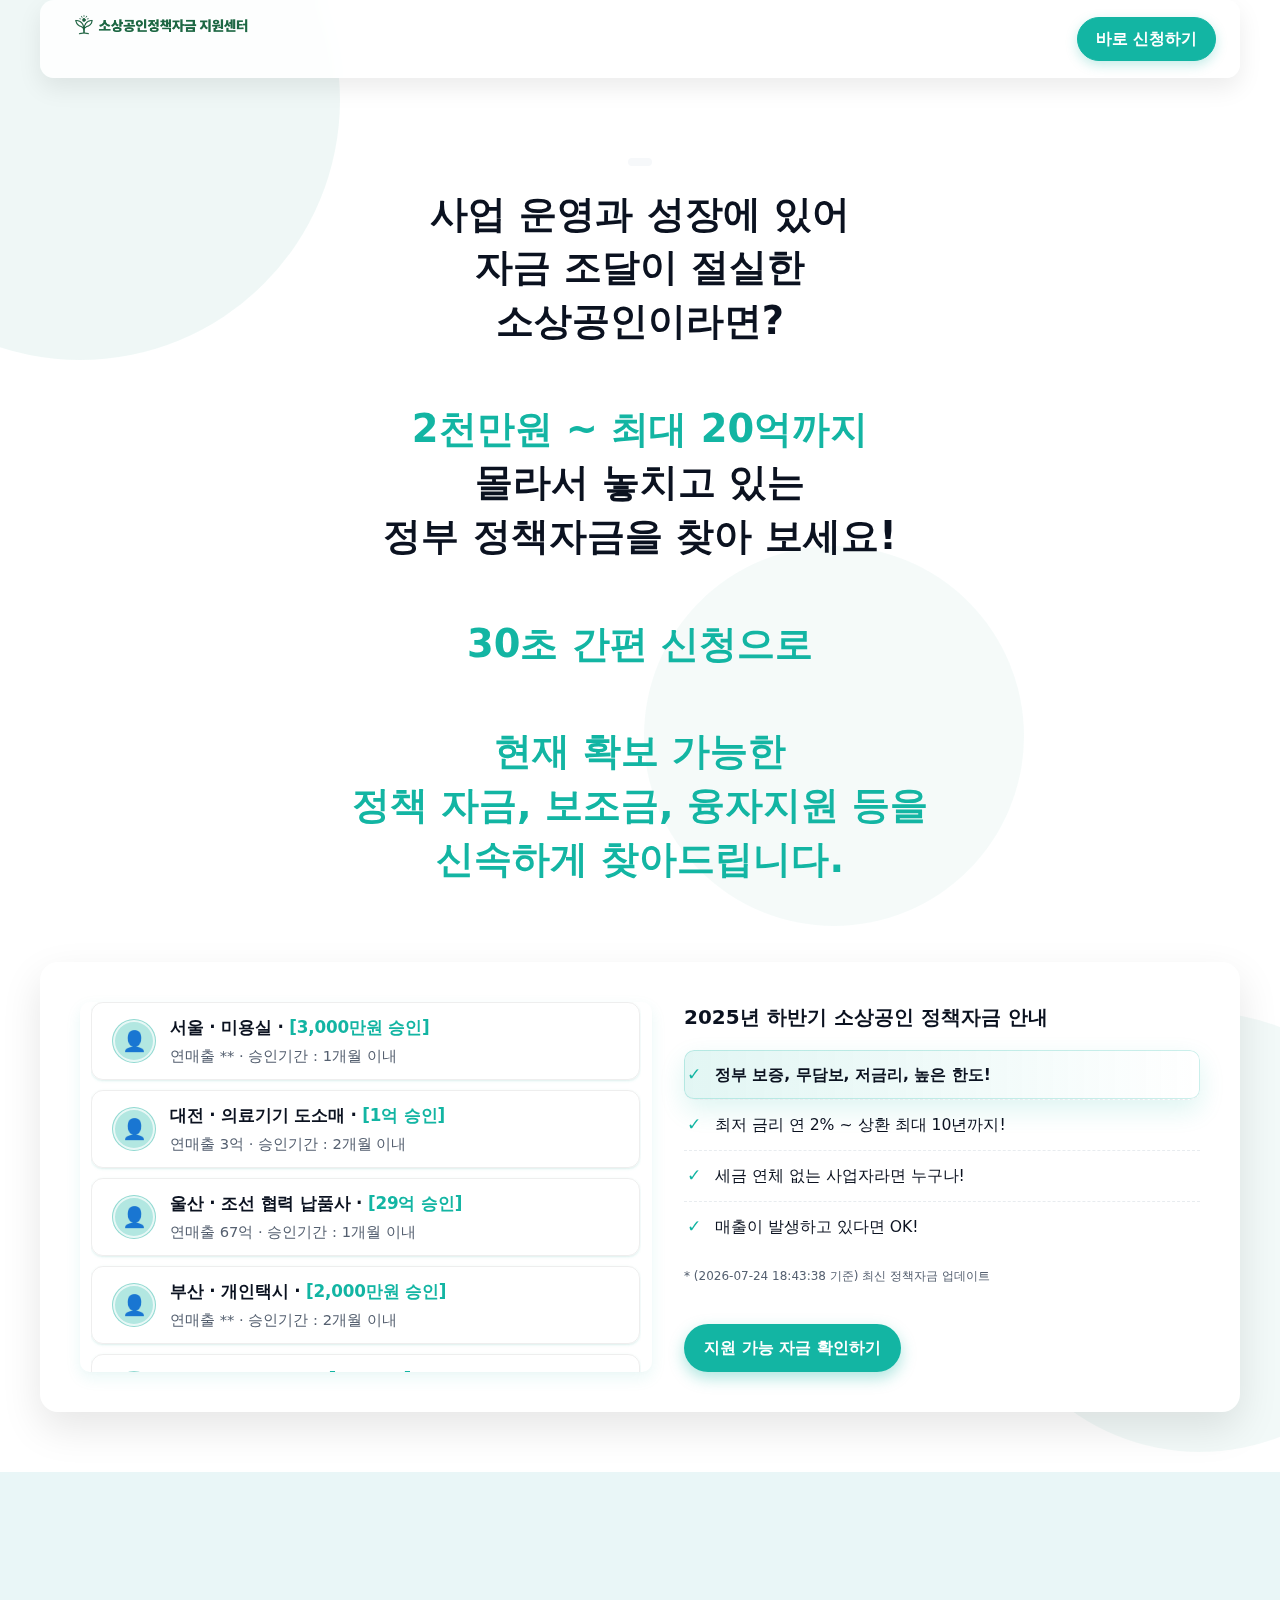
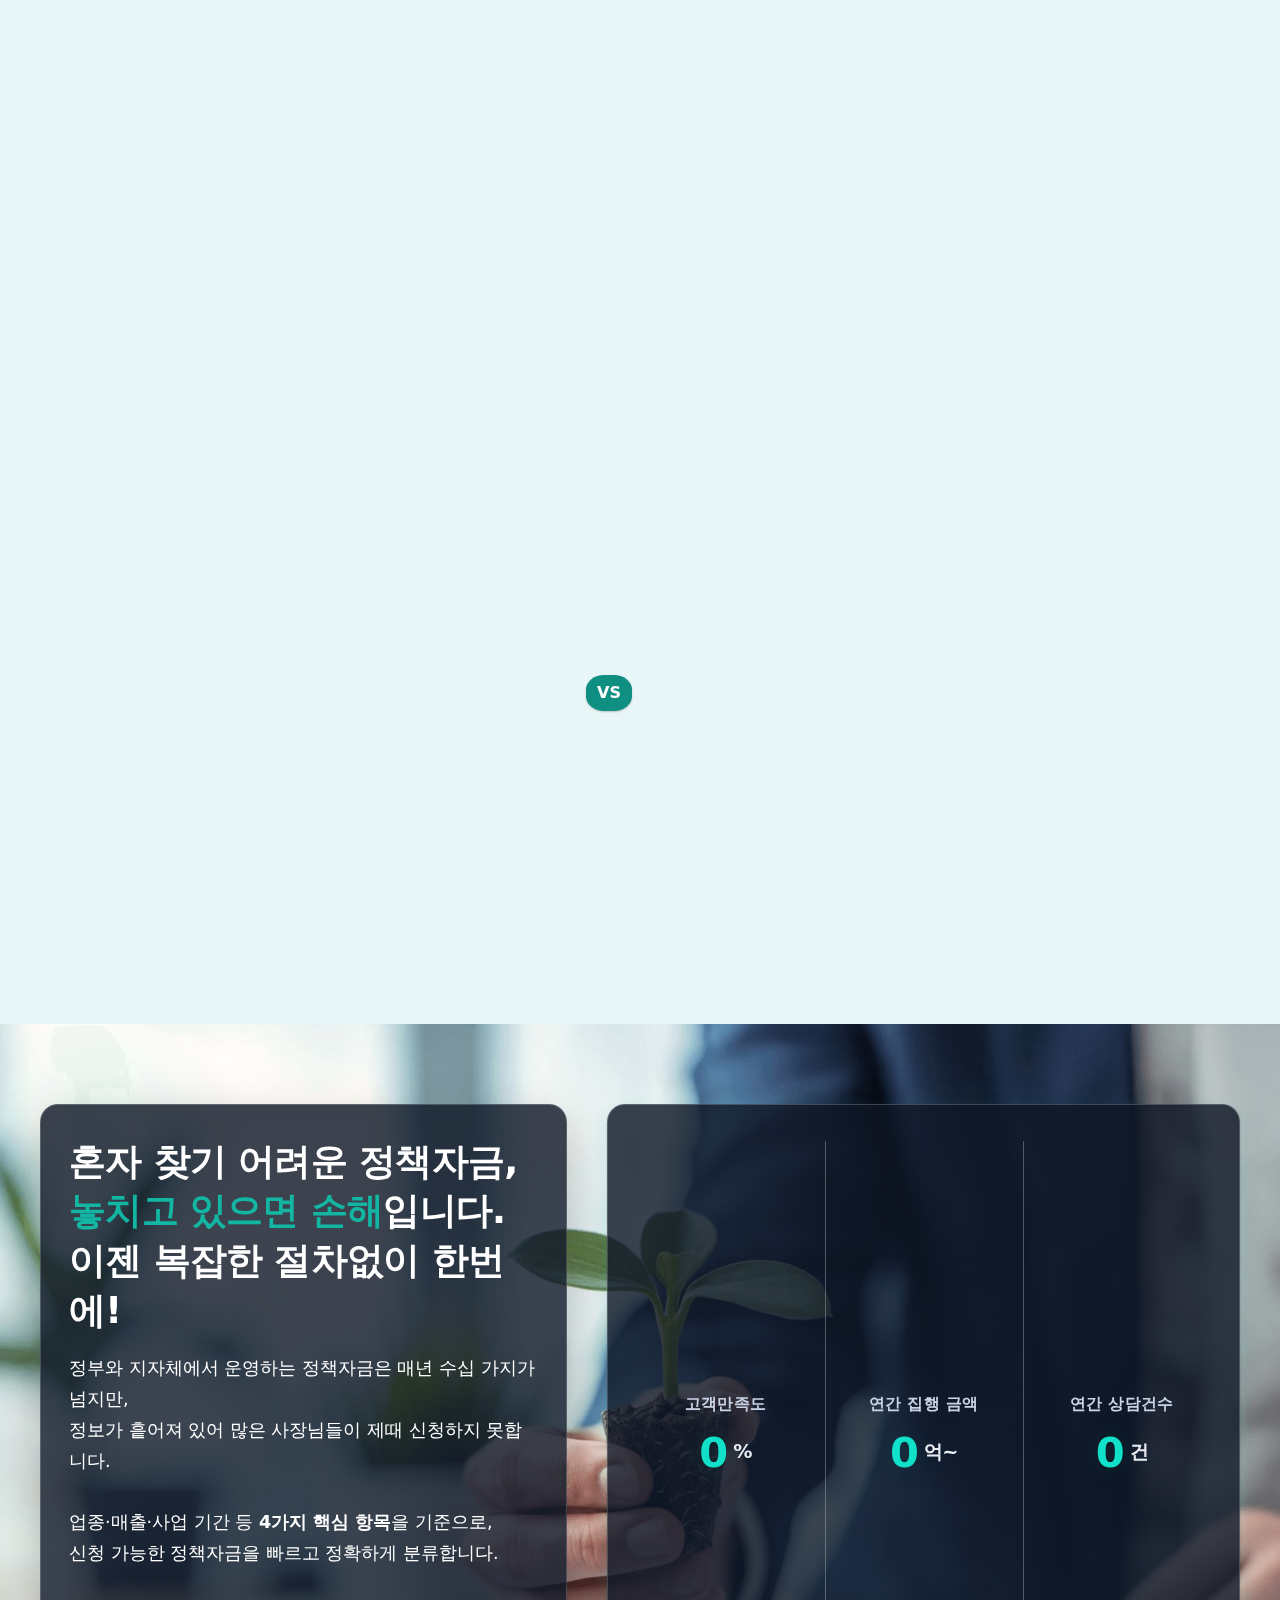
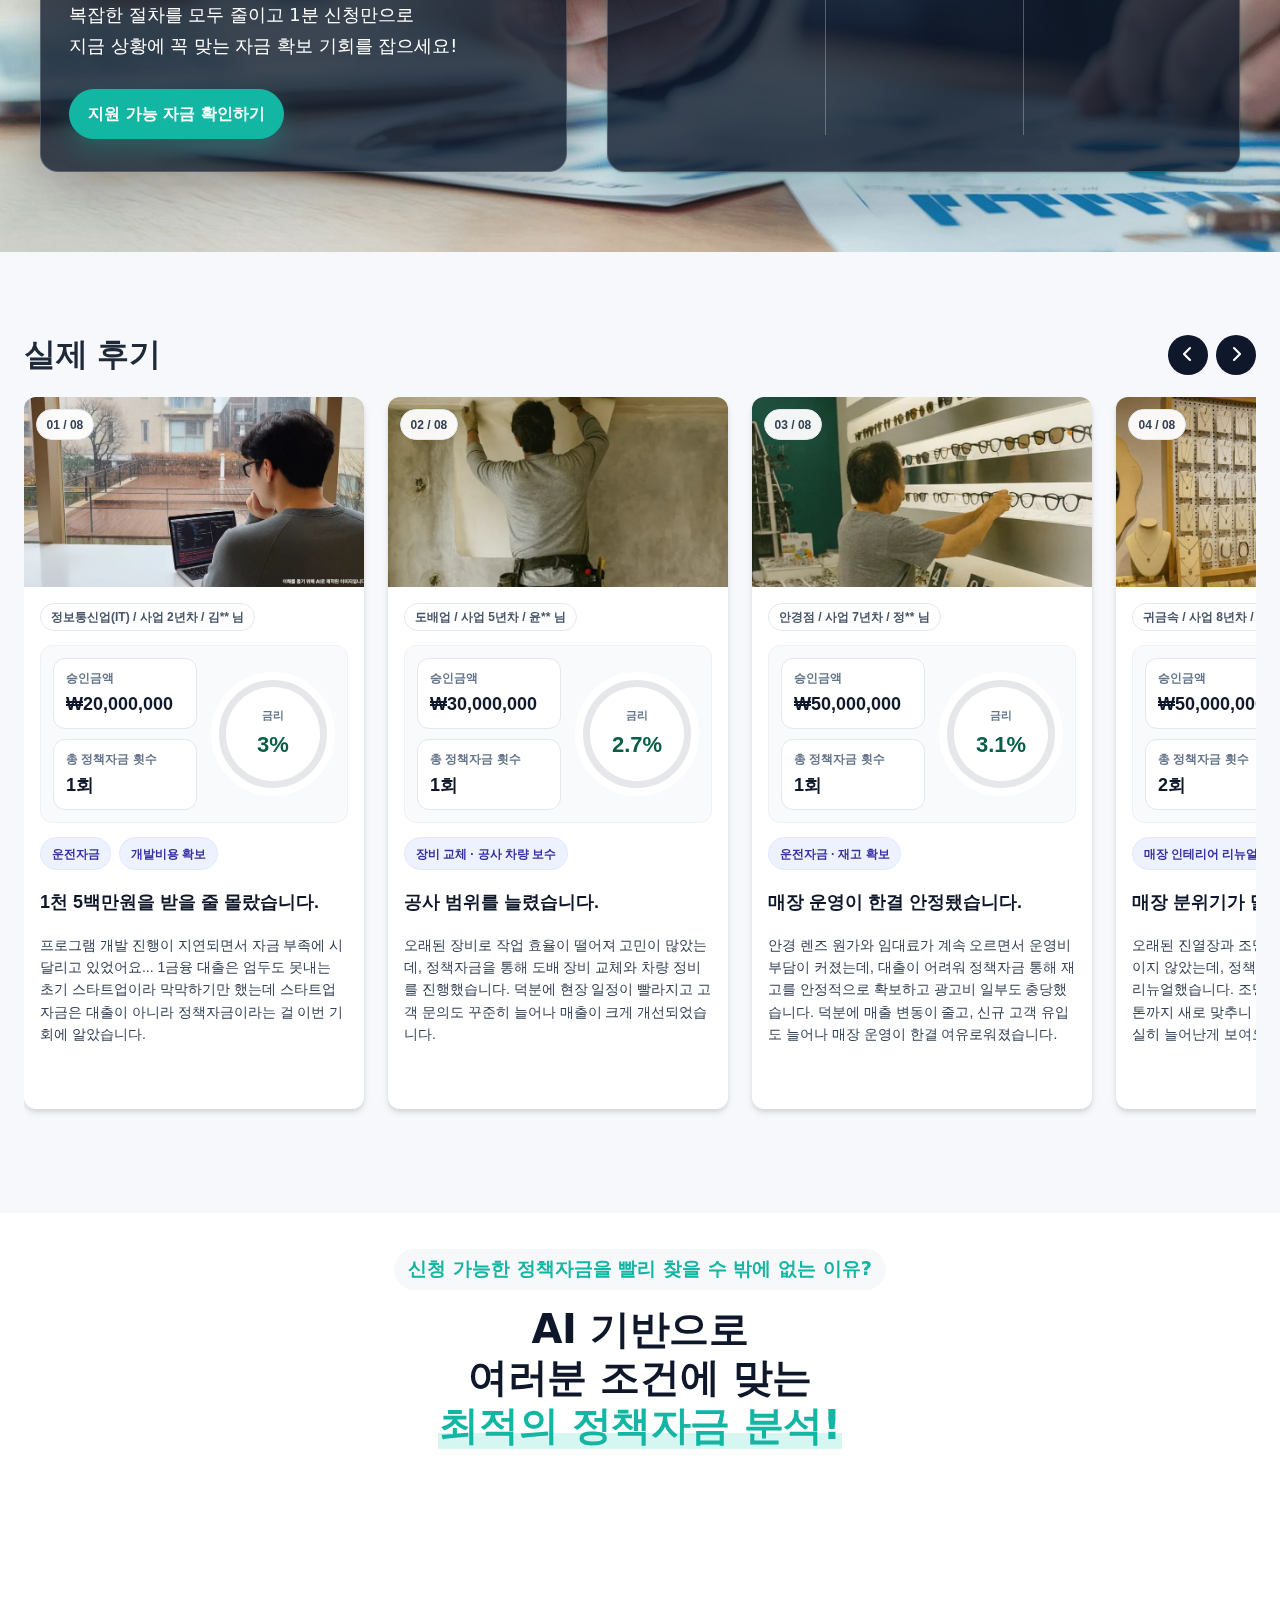
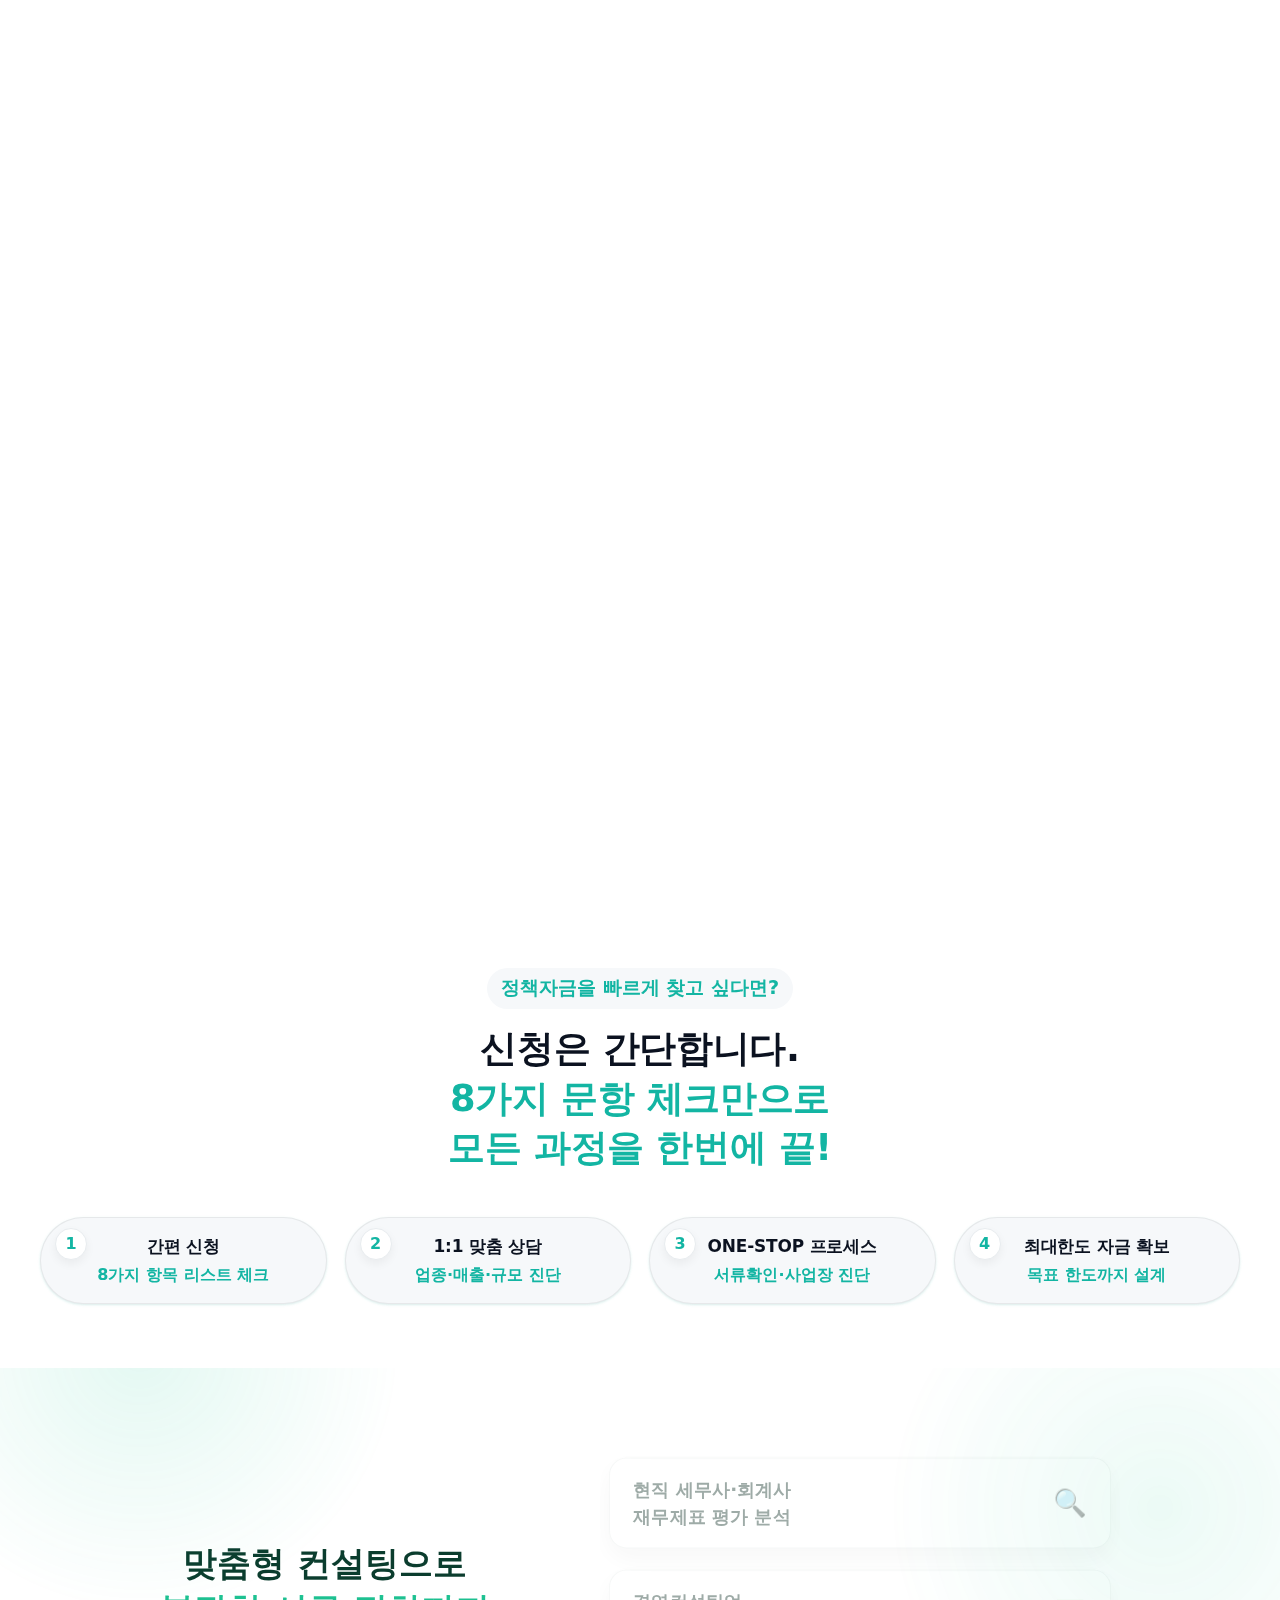
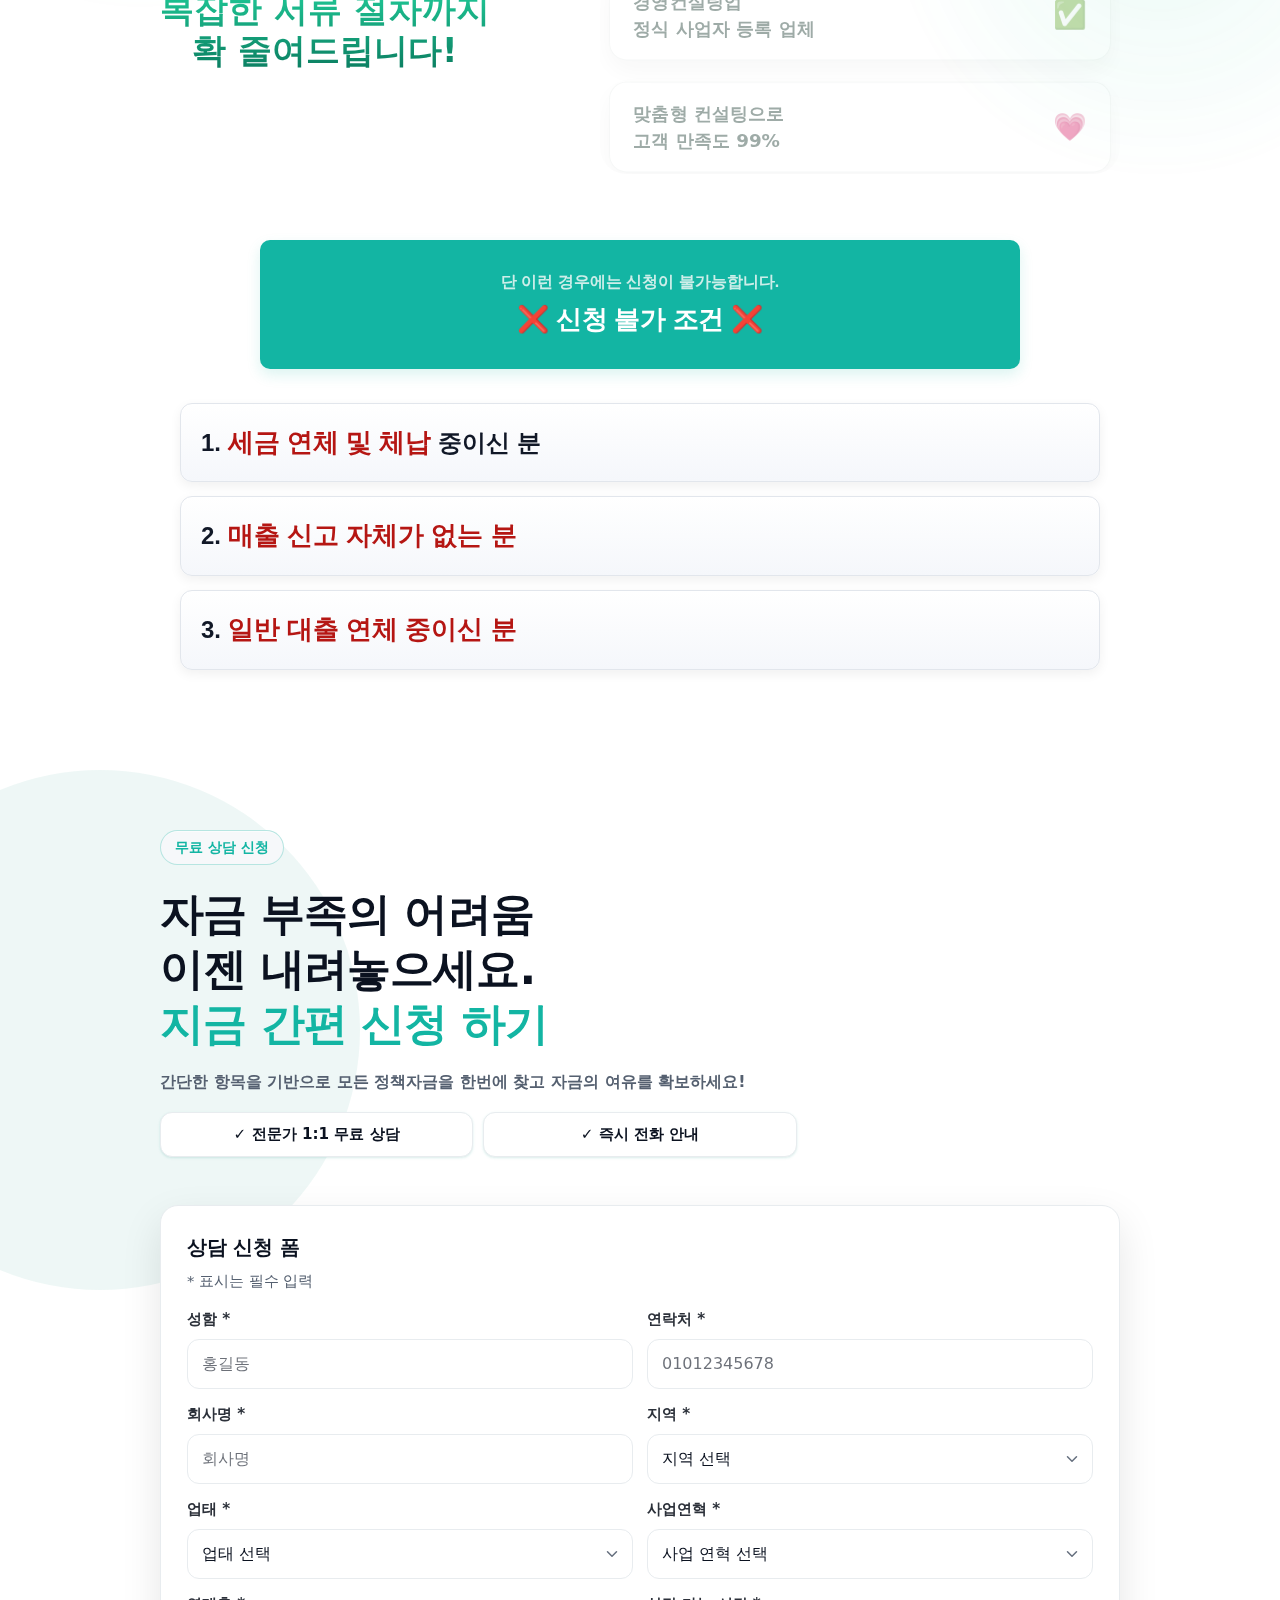
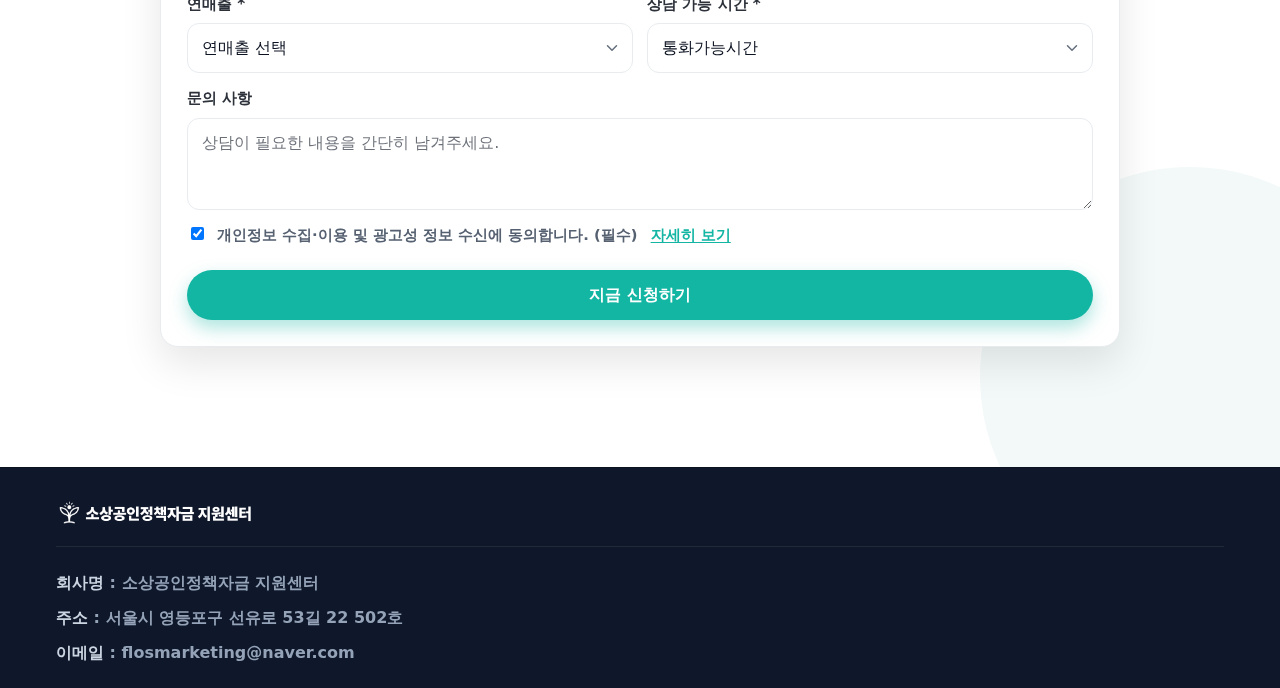
<file: index.html>
<!doctype html>
<html lang="ko">
<head>
  <!-- ===== 기본 메타 ===== -->
  <meta charset="utf-8" />
  <meta http-equiv="x-ua-compatible" content="ie=edge" />
  <meta name="viewport" content="width=device-width, initial-scale=1, viewport-fit=cover" />
  <!-- ===== 소상공인정책자금 지원센터 |  ===== -->
<title>소상공인정책자금 지원센터</title>
<meta name="description" content="정책자금 승인율을 높이는 전문가 컨설팅! 운영자금이 부족한 소상공인을 위해, 조건별 맞춤형 정책자금을 빠르게 연결해드립니다." />
<meta name="format-detection" content="telephone=no, address=no, email=no" />
<meta name="theme-color" content="#13b5a3" />
<meta name="color-scheme" content="light dark" />

<!-- ===== SEO 기본 설정 ===== -->
<link rel="canonical" href="https://business-support.co,kr" />
<meta name="robots" content="index, follow, max-snippet:-1, max-image-preview:large, max-video-preview:-1" />
<meta name="keywords" content="소상공인정책자금, 정책자금지원센터, 소상공인대출, 정부정책자금, 소상공인지원사업, 소상공인 정책자금 신청, 정책자금 컨설팅, , 자금조달, 창업자금, 운전자금, 시설자금" />

<!-- ===== Open Graph (공유 미리보기) ===== -->
<meta property="og:type" content="website" />
<meta property="og:site_name" content="소상공인정책자금 지원센터" />
<meta property="og:title" content="소상공인정책자금 지원센터" />
<meta property="og:description" content="운영자금이 부족한 소상공인을 위해, 조건별 맞춤형 정책자금을 빠르게 연결해드립니다." />
<meta property="og:url" content="https://business-support.co,kr" />
<meta property="og:image" content="./img/thumb.jpg" />
<meta property="og:locale" content="ko_KR" />

<!-- ===== Twitter Card ===== -->
<meta name="twitter:card" content="summary_large_image" />
<meta name="twitter:title" content=" | 소상공인정책자금 지원센터" />
<meta name="twitter:description" content="운영자금이 부족한 소상공인을 위해, 조건별 맞춤형 정책자금을 빠르게 연결해드립니다." />
<meta name="twitter:image" content="./img/thumb.jpg" />

  <!-- ===== 파비콘 / PWA ===== -->
  <link rel="icon" type="image/png" sizes="32x32" href="./img/favicon-biz.png" />
  <link rel="icon" type="image/png" sizes="16x16" href="./img/favicon-biz.png" />
  <link rel="apple-touch-icon" sizes="180x180" href="./img/favicon-biz.png" />
  <meta name="apple-mobile-web-app-capable" content="yes" />
  <meta name="apple-mobile-web-app-status-bar-style" content="black-translucent" />

  <!-- ===== 성능(안전 옵션) ===== -->
  <link rel="preconnect" href="https://fonts.gstatic.com" crossorigin />
  <link rel="preconnect" href="https://fonts.googleapis.com" />
  <!-- 시스템 폰트 중심이지만, Pretendard 웹폰트를 쓸 경우만 아래 주석 해제
  <link href="https://fonts.googleapis.com/css2?family=Pretendard:wght@400;700;900&display=swap" rel="stylesheet">
  -->

  <!-- ===== 스타일 ===== -->
   <link href="./css/reset.css" rel="stylesheet" type="text/css" />
  <link href="./css/style.css" rel="stylesheet" type="text/css" />
    <link href="./css/ionicons.min.css" rel="stylesheet" />
      <link rel="stylesheet" href="https://cdn.jsdelivr.net/npm/@fortawesome/fontawesome-free@6.4.0/css/all.min.css">



    <!-- Danggeun Market Code -->
<script src="https://karrot-pixel.business.daangn.com/0.4/karrot-pixel.umd.js"></script>
<script>
  window.karrotPixel.init('1760237684373557001');
  window.karrotPixel.track('ViewPage');
</script>
<!-- End Danggeun Market Code -->

<!-- Meta Pixel Code -->
<script>
!function(f,b,e,v,n,t,s)
{if(f.fbq)return;n=f.fbq=function(){n.callMethod?
n.callMethod.apply(n,arguments):n.queue.push(arguments)};
if(!f._fbq)f._fbq=n;n.push=n;n.loaded=!0;n.version='2.0';
n.queue=[];t=b.createElement(e);t.async=!0;
t.src=v;s=b.getElementsByTagName(e)[0];
s.parentNode.insertBefore(t,s)}(window, document,'script',
'https://connect.facebook.net/en_US/fbevents.js');
fbq('init', '690836940478119');
fbq('track', 'PageView');
</script>
<noscript><img height="1" width="1" style="display:none"
src="https://www.facebook.com/tr?id=690836940478119&ev=PageView&noscript=1"
/></noscript>
<!-- End Meta Pixel Code -->


</head>

<body>

<!-- ✅ 고정 헤더: 섹션을 분리하고 header 안에 topbar를 배치 (전체 코드 - 로테이트 텍스트를 로고 '아래칸'에 배치) -->
<section id="stickyTopbar" aria-label="상단 고정 헤더">



  <header class="topbar" role="banner">
    <div class="left" aria-live="polite">
    <img src="./img/1.png" id="logo-menu">

  <!-- Wordmark -->
  <!-- <text class="txt" x="38" y="25" fill="#0b1220">FitCase</text> -->
<!-- </svg> -->


      <!-- 2줄: 로테이트 텍스트 (로고 '아래칸') -->
      <div class="fade-rotator" aria-hidden="true">
        <div class="line">자금이 필요한 소상공인을 위한</div>
        <div class="line"><b>정책자금 지원 파트너</b></div>
      </div>
      <!-- 스크린리더용 고정 텍스트가 필요하면 아래 주석 해제
      <span class="sr-only">법무법인·법무사 전용, 개인회생·파산 DB 파트너</span> -->
    </div>
    <a class="tel" href="#form_e12">바로 신청하기</a>


  </header>


</section>





<!-- ✅ 본문 히어로: 기존 섹션에서 topbar 제거, 나머지 그대로 -->
<section id="legalDBHero" aria-label="개인회생·파산 실시간 DB 공급">


  <!-- 🔹 버블 요소 -->
  <span aria-hidden="true" class="bg-bubble b1"></span>
  <span aria-hidden="true" class="bg-bubble b2"></span>
  <span aria-hidden="true" class="bg-bubble b3"></span>

  <div class="wrap">
    <!-- (topbar는 별도 #stickyTopbar 섹션으로 분리됨) -->
    <div class="headline">
      <div class="tag"></div>
<h2>
사업 운영과 성장에 있어<br>
자금 조달이 절실한<br>소상공인이라면?<br><br>

<b>2천만원 ~ 최대 20억까지</b><br>
몰라서 놓치고 있는<br>
정부 정책자금을 찾아 보세요!<br><br>

<b>30초 간편 신청으로<br><br>
현재 확보 가능한<br>
정책 자금, 보조금, 융자지원 등을<br>
신속하게 찾아드립니다.</b>


<style>
  .call-btn{
    display:inline-block;padding:.5rem .8rem;border-radius:12px;
    background:#10b981;color:#fff;text-decoration:none;font-weight:700;font-size:24px;
  }
  .call-btn:hover{filter:brightness(.95)}
</style>


</h2><br>

    </div>

    <div class="content">
      <div class="left">
        <div class="dbStack" aria-live="polite">
          <div class="dbTrack"></div>
        </div>
        <!-- <div class="bubble bubble1">실시간 유입</div>
        <div class="bubble bubble2">중복 제거</div>
        <div class="bubble bubble3">전환율 상위</div> -->
      </div>

      <div class="right">
        <div>
          <hr class="border1" style="width:100%;border:1px solid #00000012;margin:20px 0;">
          <h3>2025년 하반기 소상공인 정책자금 안내</h3>
          <ul>
            <li>정부 보증, 무담보, 저금리, 높은 한도!</li>
            <li>최저 금리 연 2% ~ 상환 최대 10년까지!</li>
            <li>세금 연체 없는 사업자라면 누구나!</li>
            <li>매출이 발생하고 있다면 OK!</li>
          </ul>
         <small id="legalNotice"
       data-extra=" 최신 정책자금 업데이트"
       style="color:var(--muted); display:block; margin-top:15px; font-size:.75rem;">
  * 
  <span class="ts" aria-live="polite"></span>
  <span class="extra"></span>
</small>

        </div>
        <div class="actions">
          <a class="btn-fill" href="#form_e12">지원 가능 자금 확인하기</a>
        </div>
      </div>
    </div>
  </div>

 


</section>



<!-- <section id="eventList1">


  <div class="hero">

    <div class="points" aria-label="핵심 포인트">
      <div class="wrap" style="grid-template-columns: repeat(1, 1fr);">
       
        <div class="col">
          <div class="label">단 이런 경우에는 신청이 불가능합니다.</div>
          <div class="value" >❌ 신청 불가 조건 ❌</div>
        </div>

      </div>
    </div>
  </div>

  <div class="item">
    <div class="txt">1. <strong>세금 연체 및 체납</strong> 중이신 분</div>
  </div>

  <div class="item">
    <div class="txt">2. <strong>매출 신고 자체가 없는 분</strong></div>
  </div>

  <div class="item">
    <div class="txt">3. <strong>일반 대출 연체 중이신 분</strong></div>
  </div>

</section> -->


<section id="carCompare">
  <style>
    /* ================= Scope: #carCompare only ================= */
    #carCompare {
      font-family: "Pretendard", "Noto Sans KR", system-ui, -apple-system, Segoe UI, Roboto, sans-serif;
      background: #e9f6f7;
      padding: 60px 20px 80px;
      text-align: center;
      color: #1a1a1a;

      /* 애니메이션 토큰 */
      --ease: cubic-bezier(.22,.61,.36,1);
      --dur: 700ms;
    }

    /* ====== 상단 배지(첨부 이미지 스타일) ====== */
    #carCompare .title{
      display:inline-block;
      font-size:13.5px;
      font-weight:700;
      color:#098b7f;
      background:#fff;
      border:1px solid #c7f4ea;
      padding:8px 14px;
      border-radius:999px;
      letter-spacing:.2px;
      margin-bottom:14px;
    }

    /* ====== 대 타이틀 (3줄 + 민트 하이라이트) ====== */
    #carCompare .subTitle{
      font-size:36px;
      line-height:1.28;
      font-weight:900;
      color:#10161b;
      margin:0 auto 18px;
      letter-spacing:-.2px;
      max-width:820px;
    }
    #carCompare .subTitle .hl{
      position:relative;
      color:#0fb3a2; /* 민트 텍스트 */
      display:inline-block;
      padding:0 4px;
      z-index:0;
    }
    #carCompare .subTitle .hl::after{
      content:"";
      position:absolute;
      left:-6px; right:-6px; bottom:6px;
      height:16px;
      background:#aef4e9;  /* 민트 하이라이트 바 */
      border-radius:6px;
      z-index:-1;
      opacity:.9;
    }

    /* ====== 본문 두 단락(첨부 이미지 톤) ====== */
    #carCompare .desc{
      max-width:720px;
      margin:0 auto 36px;
      color:#0f1720;
      font-size:17px;
      line-height:1.8;
      font-weight:700;
    }
    #carCompare .desc p{margin:0 0 10px}
    #carCompare .desc p:last-child{margin-bottom:0}

    /* ===== 2열 카드 중앙 정렬 ===== */
    #carCompare .compare-wrap {
      position: relative;
      display: flex;
      justify-content: center; /* 전체를 가운데 정렬 */
      align-items: center;
      gap: 0;
      margin: 0 auto 56px;
      max-width: 900px;
      perspective: 1000px; /* 3D 살짝 */
    }

    #carCompare .box {
      position: relative;
      border-radius: 18px;
      padding: 36px 30px 32px;
      background: #f5f5f5;
      text-align: left;
      height: 280px;

      /* ▼▼ 세로 가운데 정렬 핵심 ▼▼ */
      display: flex;
      flex-direction: column;
      justify-content: center;   /* 자식(h3, ul) 묶음 세로 가운데 */

      transform-style: preserve-3d;
      will-change: transform, opacity, filter;
    }

    #carCompare .box.loan {
      box-shadow: 0 6px 14px rgba(0, 0, 0, 0.06), 0 20px 40px rgba(0, 0, 0, 0.05);
      border-top-right-radius: 0;
      border-bottom-right-radius: 0;
    }

    #carCompare .box.policy {
      background: #0b7a70;
      color: #fff;
      height: 390px;
      box-shadow: 0 5px 9px rgb(12 122 112), 0 10px 20px rgba(0, 0, 0, 0.22);
      padding: 42px 34px 36px 54px;
      transform: translateY(-2px);
      overflow: hidden; /* 하이라이트 스윕용 */
    }

    #carCompare .box h3 {
      font-size: 30px;
      font-weight: 800;
      margin: 0 0 22px;
      letter-spacing: 0.4px;
    }

    #carCompare .box.loan h3 {
      color: #7a8a96;
    }

    #carCompare ul {
      list-style: none;
      margin: 0;
      padding: 0;
      font-size: 19px;
      line-height: 240%;
    }

    #carCompare li {
      display: flex;
      align-items: center;
      gap: 10px;
      will-change: transform, opacity;
    }

    #carCompare .loan li::before {
      content: "●";
      font-size: 8px;
      color: #adb8c3;
      border: 2px solid #adb8c3;
      width: 10px;
      height: 10px;
      border-radius: 50%;
      display: inline-flex;
      align-items: center;
      justify-content: center;
    }

    #carCompare .policy li::before {
      content: "✓";
      font-weight: 900;
      font-size: 13px;
      color: #bffff1;
      width: 18px;
      height: 18px;
      border-radius: 50%;
      background: rgba(255, 255, 255, 0.15);
      display: inline-flex;
      align-items: center;
      justify-content: center;
      box-shadow: inset 0 0 0 2px rgba(255, 255, 255, 0.22);
    }

    /* ===== VS 배지: 경계선 중앙 ===== */
    #carCompare .vs {
      position: absolute;
      top: 50%;
      left: 46.6%;
      transform: translate(-50%, -50%);
      width: 46px;
      height: 36px;
      border-radius: 40%;
      background: #0f8e82;
      color: #fff;
      font-weight: 800;
      font-size: 16px;
      display: flex;
      align-items: center;
      justify-content: center;
      z-index: 3;
      box-shadow: 0 1px 2px rgba(0, 0, 0, 0.22), 0 0 0 2px #e9f6f7;
      will-change: transform, opacity;
    }

    #carCompare .bottom {
      font-size: 22px;
      font-weight: 800;
      color: #303a44;
      will-change: transform, opacity;
    }

    #carCompare .bottom .em {
      color: #1f6dff;
    }

    @media (max-width: 860px) {
      #carCompare .subTitle{font-size:30px}
      #carCompare .compare-wrap {
        flex-direction: column;
        gap: 10px;
      }
      #carCompare .vs {
        position: absolute;
        left: 50%;
        top: calc(42%);
        transform: translate(-50%, -50%);
      }
      #carCompare .box.loan { border-radius: 18px; }
      #carCompare .box.policy { border-radius: 18px; }
    }

    /* ==================== 등장/강조 효과 (반복 재생 가능) ==================== */
    #carCompare .reveal { opacity: 0; transform: translateY(16px) scale(.98); filter: blur(6px); }
    #carCompare.in .reveal {
      opacity: 1; transform: translateY(0) scale(1); filter: blur(0);
      transition: opacity var(--dur) var(--ease), transform var(--dur) var(--ease), filter calc(var(--dur) + 120ms) var(--ease);
      transition-delay: var(--d, 0ms);
    }

    @keyframes pop-in {
      0%   { transform: translate(-50%,-50%) scale(.6); opacity: 0; filter: blur(3px); }
      60%  { transform: translate(-50%,-50%) scale(1.08); opacity: 1; }
      100% { transform: translate(-50%,-50%) scale(1);   filter: blur(0); }
    }
    #carCompare.in .vs { animation: pop-in 640ms var(--ease) forwards; animation-delay: 220ms; }

    #carCompare .box.policy::before{
      content:""; position:absolute; inset:0;
      background:linear-gradient(115deg, rgba(255,255,255,0) 30%, rgba(255,255,255,.28) 48%, rgba(255,255,255,0) 66%);
      transform:translateX(-130%) skewX(-12deg); pointer-events:none;
    }
    @keyframes sweep{ 0%{transform:translateX(-130%) skewX(-12deg)} 100%{transform:translateX(150%) skewX(-12deg)} }
    @keyframes pulseShadow{
      0%,100% { box-shadow:0 5px 9px rgba(12,122,112,1), 0 10px 20px rgba(0,0,0,.22) }
      50%     { box-shadow:0 12px 22px rgba(12,122,112,.85), 0 24px 50px rgba(0,0,0,.28) }
    }
    #carCompare.in .box.policy{ transform:translateY(-2px) scale(1.02); animation:pulseShadow 1600ms ease-in-out 320ms 2 both }
    #carCompare.in .box.policy::before{ animation:sweep 1100ms cubic-bezier(.11,.61,.28,.95) 380ms both }

    #carCompare .list-l>li { transform:translateX(-14px); opacity:0; filter:blur(6px) }
    #carCompare .list-r>li { transform:translateX(14px);  opacity:0; filter:blur(6px) }
    #carCompare.in .list-l>li, #carCompare.in .list-r>li {
      transform:none; transition:transform var(--dur) var(--ease), opacity var(--dur) var(--ease), filter var(--dur) var(--ease);
      opacity:1; filter:none; transition-delay:var(--d,0ms);
    }

    @media (prefers-reduced-motion: reduce){
      #carCompare .reveal, #carCompare .vs, #carCompare .box.policy, #carCompare .box.policy::before,
      #carCompare .list-l>li, #carCompare .list-r>li {
        transition:none !important; animation:none !important; filter:none !important; transform:none !important; opacity:1 !important;
      }
    }
  </style>

  <!-- ====== 상단 카피 (첨부 이미지 문구로 교체) ====== -->
  <div class="title reveal" style="--d:40ms">소상공인정책지원만의 특별한 장점</div>

  <div class="subTitle reveal" style="--d:100ms">
    사업기간이 짧거나<br>
    매출이 낮아도<br>걱정마세요!<br><br>
    일반 대출과 달리<br><span class="hl">정책자금은 가능합니다!</span>
  </div>

  <div class="desc reveal" style="--d:140ms">
    <p>자금 조달이 어려운<br>소상공인을 위해<br>정부가 보증하는 제도로<br><br>일반 대출에선 어려운<br>혜택을 받을 수 있습니다.</p>
  </div>

  <!-- ====== 이하 비교 영역은 기존 유지 ====== -->
  <div class="compare-wrap">
    <div class="box loan reveal" style="--d:200ms">
      <h3>일반 대출</h3>
      <ul class="list-l" style="font-size:1rem;">
        <li style="--d:260ms;">부족한 매출로 거절</li>
        <li style="--d:320ms;">적은 한도</li>
        <li style="--d:380ms;">짧은 업력으로 신용미달</li>
        <li style="--d:440ms;">담보・보증 필수</li>
      </ul>
    </div>

    <div class="vs">VS</div>

    <div class="box policy reveal" style="--d:240ms">
      <h3>정책 자금</h3>
      <ul class="list-r">
        <li style="--d:300ms;">매출이 적어도 가능!</li>
<li style="--d:360ms;">높은 한도</li>
<li style="--d:420ms;">여러 번 신청·지원 가능!</li>
<li style="--d:480ms;">무담보, 정부 보증</li>
<li style="--d:480ms;">저신용자 접수가능</li>

      </ul>
    </div>
  </div>



</section>





<section id="late-response" aria-label="지원제도 안내 및 실적">
  <style>
    /* ===== Design Tokens ===== */
    #late-response{
      /* colors */
      --mint:#13b5a3;
      --mint-2:#11a292;
      --ink:#0b1220;
      --panel:#0e1625;         /* 다크 패널 */
      --panel-2:#111c2d;
      --line:rgba(255,255,255,.18);
      --white:#fff;

      /* effects */
      --radius:18px;
      --shadow:0 20px 50px rgba(0,0,0,.25);
      --soft:0 1px 2px rgba(0,0,0,.18), 0 6px 18px rgba(19,181,163,.14);

      position:relative;
      padding:80px 20px;
      color:var(--white);
      font-family:Pretendard,"Noto Sans KR",system-ui,-apple-system,Segoe UI,Roboto,sans-serif;
      overflow:hidden;
      background:
        radial-gradient(1200px 600px at 85% -10%, rgba(19,181,163,.10), transparent 60%),
        radial-gradient(900px 480px at -10% 30%, rgba(19,181,163,.08), transparent 60%),
        linear-gradient(180deg, #0a0f1a 0%, #0b1220 100%);
    background:url('./img/second-bg.jpg') center/cover no-repeat;
      isolation:isolate;
    }

    /* subtle mint dots */
    #late-response::before{
      content:""; position:absolute; inset:0; pointer-events:none; z-index:0;
      background:
        radial-gradient(220px 220px at 8% 16%, rgba(19,181,163,.12), rgba(19,181,163,0) 70%),
        radial-gradient(200px 200px at 92% 70%, rgba(19,181,163,.10), rgba(19,181,163,0) 70%);
      opacity:.85;
    }

    /* layout */
    #late-response .lr-container{
      position:relative; z-index:1;
      max-width:1200px; margin:0 auto;
      display:grid; grid-template-columns:1fr 1.2fr; gap:40px;
    }
    @media (max-width:900px){
      #late-response{ padding:64px 16px; }
      #late-response .lr-container{ grid-template-columns:1fr; gap:28px; }
    }

    /* text area */
    #late-response .lr-card{
      background:linear-gradient(180deg, #0e1625cf 0%, #111c2dcc 100%);
      border:1px solid var(--line);
      border-radius:var(--radius);
      box-shadow:var(--shadow);
      padding:32px clamp(18px,3.5vw,28px);
    }

    #late-response .lr-title{
      margin:0 0 18px;
      font-size:clamp(1.6rem,3.2vw,2.3rem);
      line-height:1.35; font-weight:900; letter-spacing:-.02em;
    }
    #late-response .lr-title b{ color:var(--mint); }

    #late-response .lr-desc{ margin-top:8px; }
    #late-response .lr-desc p{
      margin:10px 0;
      font-size:clamp(1rem,1.4vw,1.1rem);
      line-height:1.75;
      color:#fff;
    }

    /* stat strip (PC: row / Mobile: column) */
    #late-response .lr-stats{
      display:flex; align-items:stretch; justify-content:space-between; gap:0;
      background:linear-gradient(180deg, #0e1625cf 0%, #111c2dcc 100%);
      border:1px solid var(--line);
      border-radius:var(--radius);
      box-shadow:var(--soft);
      padding:18px;
    }
    #late-response .lr-stat{
      flex:1 1 0; display:flex; flex-direction:column; align-items:center; justify-content:center;
      padding:16px 12px; text-align:center; position:relative;
    }
    /* white separators only on PC */
    @media (min-width:900px){
      #late-response .lr-stat + .lr-stat::before{
        content:""; position:absolute; left:0; top:18px; bottom:18px; width:1px;
        background:rgba(255,255,255,.28);
      }
    }

    #late-response .lr-stat .label{
      font-size:.98rem; font-weight:800; letter-spacing:.02em; color:#c9d3e6; margin-bottom:6px;
    }
    #late-response .lr-stat .num{
      font-weight:900; letter-spacing:-.02em;
      font-size:clamp(1.8rem,4vw,2.6rem);
      color:#11e1c9;
      text-shadow:0 0 24px rgba(19,181,163,.15);
      display:flex; align-items:center; gap:6px;
    }
    #late-response .lr-stat .unit{
      font-weight:900; color:#f3f6fb; opacity:.95; font-size:clamp(1rem,2.2vw,1.2rem);
    }
    #late-response .lr-stat .hint{
      margin-top:6px; font-size:.85rem; color:#9fb8b4;
    }

    /* mobile: stack vertically with gaps, no separators */
    @media (max-width:900px){
      #late-response .lr-stats{ flex-direction:column; gap:10px; padding:14px; }
      #late-response .lr-stat{ border:none; background:rgba(255,255,255,.02); border-radius:12px; }
    }

    /* entrance motion (reduced-motion aware) */
    @keyframes fadeUp{ from{ transform:translateY(12px); opacity:0 } to{ transform:none; opacity:1 } }
    #late-response .lr-card, #late-response .lr-stats{ animation:fadeUp .6s ease-out both; }
    #late-response .lr-stats{ animation-delay:.08s; }
    @media (prefers-reduced-motion:reduce){
      #late-response .lr-card, #late-response .lr-stats{ animation:none; }
    }

    /* CTA (선택) – 이미지 톤 참고해 라운드 버튼 */
    #late-response .lr-cta{
      margin-top:18px; display:inline-flex; align-items:center; gap:10px;
      padding:12px 18px; border-radius:999px; border:1.5px solid var(--mint);
      color:#fff; text-decoration:none; font-weight:900; background:var(--mint);
      box-shadow:0 10px 24px rgba(19,181,163,.28);
      transition:transform .18s ease, box-shadow .18s ease, background-color .18s ease, border-color .18s ease;
    }
    #late-response .lr-cta:hover{
      background:var(--mint-2); border-color:var(--mint-2); transform:translateY(-1px);
      box-shadow:0 16px 34px rgba(19,181,163,.36);
    }
  </style>

  <div class="lr-container">
    <!-- Copy Card -->
    <div class="lr-card">
<h2 class="lr-title">
  혼자 찾기 어려운 정책자금,<br>
  <b>놓치고 있으면 손해</b>입니다.<br>
  이젠 복잡한 절차없이 한번에!

</h2>

<div class="lr-desc">
  <p>
    정부와 지자체에서 운영하는 정책자금은 매년 수십 가지가 넘지만,<br>
    정보가 흩어져 있어 많은 사장님들이 제때 신청하지 못합니다.<br><br>

    업종·매출·사업 기간 등 <b>4가지 핵심 항목</b>을 기준으로,<br>
    신청 가능한 정책자금을 빠르고 정확하게 분류합니다.<br>
    <br>
    복잡한 절차를 모두 줄이고 1분 신청만으로<br>
    지금 상황에 꼭 맞는 자금 확보 기회를 잡으세요!
  </p>
</div>

<a href="#form_e12" class="lr-cta">지원 가능 자금 확인하기</a>
    </div>

    <!-- Stats (row on PC, column on mobile) -->
    <div class="lr-stats" role="list" aria-label="누적 실적">
      <div class="lr-stat" role="listitem">
        <div class="label">고객만족도</div>
        <div class="num">
          <span class="count" data-target="92">0</span><span class="unit">%</span>
        </div>
        <!-- <div class="hint" aria-hidden="true">최근 24h 기준 포함</div> -->
      </div>
      <div class="lr-stat" role="listitem">
        <div class="label">연간 집행 금액</div>
        <div class="num">
          <span class="count" data-target="38">0</span><span class="unit">억~</span>
        </div>
        <!-- <div class="hint" aria-hidden="true">중복·허수 제거 후</div> -->
      </div>
      <div class="lr-stat" role="listitem">
        <div class="label">연간 상담건수</div>
        <div class="num">
          <span class="count" data-target="15268">0</span><span class="unit">건</span>
        </div>
        <!-- <div class="hint" aria-hidden="true">문의 기준</div> -->
      </div>
    </div>
  </div>


</section>



<section id="nb4">


  <div class="nb4-container">
    <div class="nb4-head">
      <h2 class="nb4-title">실제 후기</h2>
      <div class="nb4-nav-group">
        <button id="nb4Prev" class="nb4-btn" aria-label="이전"><i class="fas fa-chevron-left"></i></button>
        <button id="nb4Next" class="nb4-btn" aria-label="다음"><i class="fas fa-chevron-right"></i></button>
      </div>
    </div>

    <div id="nb4Slider" class="nb4-slider-container">
      <div class="nb4-slider-wrapper">

        <!-- 카드 1 -->
        <a class="nb4-product-slide" >
          <div class="case-media">
            <img class="case-img" src="./img/h9.jpg" alt="소상공인 정책자금 후기 썸네일 - 음식점 운영자">
            <span class="media-pin">01 / 08</span>
          </div>
          <article class="case-card">
            <div class="case-top"><span class="case-pin">정보통신업(IT) / 사업 2년차 / 김** 님</span></div>
            <div class="kpi-band">
              <div class="kpi-stack">
                <div class="kpi-box"><span class="kpi-label">승인금액</span><span class="kpi-value">₩20,000,000</span></div>
                <div class="kpi-box"><span class="kpi-label">총 정책자금 횟수</span><span class="kpi-value">1회</span></div>
              </div>
              <div class="rate-ring" data-rate="97">
                <div class="ring-inner">
                  <div class="ring-label">금리</div>
                  <div class="ring-val">3%</div>
                </div>
              </div>
            </div>
            <div class="badges"><span class="badge">운전자금</span><span class="badge">개발비용 확보</span></div>
            <h3 class="case-title">1천 5백만원을 받을 줄 몰랐습니다.</h3>
            <p class="case-desc">프로그램 개발 진행이 지연되면서 자금 부족에 시달리고 있었어요... 1금융 대출은 엄두도 못내는 초기 스타트업이라 막막하기만 했는데 스타트업 자금은 대출이 아니라 정책자금이라는 걸 이번 기회에 알았습니다.</p>
          </article>
        </a>

        <!-- 카드 2 -->
        <a class="nb4-product-slide" >
          <div class="case-media">
            <img class="case-img" src="./img/b3.jpg" alt="소상공인 정책자금 후기 썸네일 - 도배업 대표">
            <span class="media-pin">02 / 08</span>
          </div>
          <article class="case-card">
            <div class="case-top"><span class="case-pin">도배업 / 사업 5년차 / 윤** 님</span></div>
            <div class="kpi-band">
              <div class="kpi-stack">
                <div class="kpi-box"><span class="kpi-label">승인금액</span><span class="kpi-value">₩30,000,000</span></div>
                <div class="kpi-box"><span class="kpi-label">총 정책자금 횟수</span><span class="kpi-value">1회</span></div>
              </div>
              <div class="rate-ring" data-rate="97">
                <div class="ring-inner">
                  <div class="ring-label">금리</div>
                  <div class="ring-val">2.7%</div>
                </div>
              </div>
            </div>
            <div class="badges"><span class="badge">장비 교체 · 공사 차량 보수</span></div>
            <h3 class="case-title">공사 범위를 늘렸습니다.</h3>
            <p class="case-desc">오래된 장비로 작업 효율이 떨어져 고민이 많았는데, 정책자금을 통해 도배 장비 교체와 차량 정비를 진행했습니다. 덕분에 현장 일정이 빨라지고 고객 문의도 꾸준히 늘어나 매출이 크게 개선되었습니다.</p>
          </article>
        </a>

        <!-- 카드 3 -->
        <a class="nb4-product-slide" >
          <div class="case-media">
            <img class="case-img" src="./img/b4.jpg" alt="소상공인 정책자금 후기 썸네일 - 안경점 대표">
            <span class="media-pin">03 / 08</span>
          </div>
          <article class="case-card">
            <div class="case-top"><span class="case-pin">안경점 / 사업 7년차 / 정** 님</span></div>
            <div class="kpi-band">
              <div class="kpi-stack">
                <div class="kpi-box"><span class="kpi-label">승인금액</span><span class="kpi-value">₩50,000,000</span></div>
                <div class="kpi-box"><span class="kpi-label">총 정책자금 횟수</span><span class="kpi-value">1회</span></div>
              </div>
              <div class="rate-ring" data-rate="97">
                <div class="ring-inner">
                  <div class="ring-label">금리</div>
                  <div class="ring-val">3.1%</div>
                </div>
              </div>
            </div>
            <div class="badges"><span class="badge">운전자금 · 재고 확보</span></div>
            <h3 class="case-title">매장 운영이 한결 안정됐습니다.</h3>
            <p class="case-desc">안경 렌즈 원가와 임대료가 계속 오르면서 운영비 부담이 커졌는데, 대출이 어려워 정책자금 통해 재고를 안정적으로 확보하고 광고비 일부도 충당했습니다. 덕분에 매출 변동이 줄고, 신규 고객 유입도 늘어나 매장 운영이 한결 여유로워졌습니다.</p>
          </article>
        </a>

        <!-- 카드 4 -->
        <a class="nb4-product-slide" >
          <div class="case-media">
            <img class="case-img" src="./img/b5.jpg" alt="소상공인 정책자금 후기 썸네일 - 귀금속 매장 대표">
            <span class="media-pin">04 / 08</span>
          </div>
          <article class="case-card">
            <div class="case-top"><span class="case-pin">귀금속 / 사업 8년차 / 김** 님</span></div>
            <div class="kpi-band">
              <div class="kpi-stack">
                <div class="kpi-box"><span class="kpi-label">승인금액</span><span class="kpi-value">₩50,000,000</span></div>
                <div class="kpi-box"><span class="kpi-label">총 정책자금 횟수</span><span class="kpi-value">2회</span></div>
              </div>
              <div class="rate-ring" data-rate="97">
                <div class="ring-inner">
                  <div class="ring-label">금리</div>
                  <div class="ring-val">2.4%</div>
                </div>
              </div>
            </div>
            <div class="badges"><span class="badge">매장 인테리어 리뉴얼 · 진열 시스템 개선</span></div>
            <h3 class="case-title">매장 분위기가 달라졌어요.</h3>
            <p class="case-desc">오래된 진열장과 조명 때문에 제품이 제대로 돋보이지 않았는데, 정책자금을 통해 인테리어를 전면 리뉴얼했습니다. 조명 색감부터 진열대 높이, 벽면 톤까지 새로 맞추니 이제 손님들도 늘고 매출도 확실히 늘어난게 보여요.</p>
          </article>
        </a>

        <!-- 카드 5 -->
        <a class="nb4-product-slide" >
          <div class="case-media">
            <img class="case-img" src="./img/b6.jpg" alt="소상공인 정책자금 후기 썸네일 - 의류 매장 대표">
            <span class="media-pin">05 / 08</span>
          </div>
          <article class="case-card">
            <div class="case-top"><span class="case-pin">의류업 / 사업 10년차 / 박** 님</span></div>
            <div class="kpi-band">
              <div class="kpi-stack">
                <div class="kpi-box"><span class="kpi-label">승인금액</span><span class="kpi-value">₩30,000,000</span></div>
                <div class="kpi-box"><span class="kpi-label">총 정책자금 횟수</span><span class="kpi-value">1회</span></div>
              </div>
              <div class="rate-ring" data-rate="97">
                <div class="ring-inner">
                  <div class="ring-label">금리</div>
                  <div class="ring-val">3.3%</div>
                </div>
              </div>
            </div>
            <div class="badges"><span class="badge">긴급 운영자금 · 임대료 및 인건비</span></div>
            <h3 class="case-title">갑작스러운 매출 공백, 큰 숨통이 됐습니다.</h3>
            <p class="case-desc">매출이 급격히 줄고 카드 결제 대금이 밀리면서 운영이 한계에 부딪혔습니다. 은행 대출은 연체 이력 때문에 연이어 거절돼 정말 막막했는데, 정책자금 상담을 통해 긴급 운영자금을 빠르게 지원받을 수 있었습니다.</p>
          </article>
        </a>

        <!-- 카드 6 -->
        <a class="nb4-product-slide" >
          <div class="case-media">
            <img class="case-img" src="./img/b8.jpg" alt="소상공인 정책자금 후기 썸네일 - 치킨 프랜차이즈 대표">
            <span class="media-pin">06 / 08</span>
          </div>
          <article class="case-card">
            <div class="case-top"><span class="case-pin">치킨 프랜차이즈 / 사업 7년차 / 최** 님</span></div>
            <div class="kpi-band">
              <div class="kpi-stack">
                <div class="kpi-box"><span class="kpi-label">승인금액</span><span class="kpi-value">₩40,000,000</span></div>
                <div class="kpi-box"><span class="kpi-label">총 정책자금 횟수</span><span class="kpi-value">1회</span></div>
              </div>
              <div class="rate-ring" data-rate="97">
                <div class="ring-inner">
                  <div class="ring-label">금리</div>
                  <div class="ring-val">2.6%</div>
                </div>
              </div>
            </div>
            <div class="badges"><span class="badge">긴급 운영자금 · 배달 플랫폼 수수료 부담 완화</span></div>
            <h3 class="case-title">“기름값·수수료 다 올라서 힘들었는데 귀중한 자금줄이 되었어요.”</h3>
            <p class="case-desc">배달 수수료랑 식자재 단가가 한꺼번에 오르면서 매달 적자를 보던 상황이었습니다. 은행에서는 신용점수 때문에 연달아 거절됐는데, 정책자금으로 긴급 운영비를 확보할 수 있었어요. 덕분에 밀린 납품 대금과 월세를 정리하고, 매장 조명·간판까지 새로 손봤습니다.</p>
          </article>
        </a>

        <!-- 카드 7 -->
        <a class="nb4-product-slide" >
          <div class="case-media">
            <img class="case-img" src="./img/b9.jpg" alt="소상공인 정책자금 후기 썸네일 - 베이커리 대표">
            <span class="media-pin">07 / 08</span>
          </div>
          <article class="case-card">
            <div class="case-top"><span class="case-pin">베이커리 / 사업 7년차 / 한** 님</span></div>
            <div class="kpi-band">
              <div class="kpi-stack">
                <div class="kpi-box"><span class="kpi-label">승인금액</span><span class="kpi-value">₩30,000,000</span></div>
                <div class="kpi-box"><span class="kpi-label">총 정책자금 횟수</span><span class="kpi-value">1회</span></div>
              </div>
              <div class="rate-ring" data-rate="97">
                <div class="ring-inner">
                  <div class="ring-label">금리</div>
                  <div class="ring-val">2.6%</div>
                </div>
              </div>
            </div>
            <div class="badges"><span class="badge">운전자금 · 설비 교체</span></div>
            <h3 class="case-title">성장의 발판이 되었습니다.</h3>
            <p class="case-desc">단골 손님이 꾸준히 늘고 매출도 오르고 있었지만, 오븐 증설과 인력 확장 타이밍을 놓치고 있었습니다. 정책자금 상담을 통해 성장자금을 지원받을 수 있었어요. 그 자금으로 설비를 교체하고 생산량을 늘리니, 하루 판매량이 이전보다 1.5배 이상 올라 매장 운영이 훨씬 안정됐습니다.</p>
          </article>
        </a>

        <!-- 카드 8 -->
        <a class="nb4-product-slide" >
          <div class="case-media">
            <img class="case-img" src="./img/b1.jpg" alt="소상공인 정책자금 후기 썸네일 - 이삿집 대표">
            <span class="media-pin">08 / 08</span>
          </div>
          <article class="case-card">
            <div class="case-top"><span class="case-pin">이삿집 / 사업 7년차 / 이** 님</span></div>
            <div class="kpi-band">
              <div class="kpi-stack">
                <div class="kpi-box"><span class="kpi-label">승인금액</span><span class="kpi-value">₩80,000,000</span></div>
                <div class="kpi-box"><span class="kpi-label">총 정책자금 횟수</span><span class="kpi-value">2회</span></div>
              </div>
              <div class="rate-ring" data-rate="97">
                <div class="ring-inner">
                  <div class="ring-label">금리</div>
                  <div class="ring-val">2.6%</div>
                </div>
              </div>
            </div>
            <div class="badges"><span class="badge">운전자금 · 긴급 유동성 확보</span></div>
            <h3 class="case-title">“급한 자금 압박, 다행히 해결해줬어요.”</h3>
            <p class="case-desc">갑자기 들어온 대형 이사 계약이 취소되면서 현금 흐름이 막혔습니다. 차량 유지비, 기사 인건비, 창고 임대료까지 한꺼번에 밀리며 정말 숨이 막히는 시기였죠. 은행 문턱은 택도 없고 절박하게 찾다가 여기에서 승인받아 다행히 잘 해결했습니다. 진짜 정말 감사합니다.</p>
          </article>
        </a>

      </div>
    </div>
  </div>
</section>








<section id="whoCanPartner">


  <!-- 새 상단 헤더 -->
  <div class="hero" aria-label="만기 후 100% 환급 배너">
    <!-- 🔹 추가된 헤드라인 태그 -->
    <div class="tag">신청 가능한 정책자금을 빨리 찾을 수 밖에 없는 이유?</div><br>

    <h2 class="headline">AI 기반으로<br>여러분 조건에 맞는<br><span class="hl">최적의 정책자금 분석!<br></span></h2><br>

    <!-- <div class="note">*만기 납입 후 1개월 시점 해약시 또는 라이프서비스 사용시</div> -->
  </div>

  <!-- (기존 카드 그리드 그대로) -->
  <div class="grid">


  <!-- 03 -->
  <a class="card reveal" href="#">
    <div class="thumb">
      <img src="./img/check.jpg" alt="10항목 정밀 분류">
      <span class="tag left"><i>PRO</i>정밀분류</span>
    </div>
    <div class="info">
      <div class="leading">8가지 항목 정밀 분류</div>
      <div class="desc">지역·업태·연매출·연혁 등 조건을 파악</div>
    </div>
  </a>


    <!-- 01 -->
     <a class="card reveal" href="#">
    <div class="thumb">
      <img src="./img/a9.jpg" alt="중복·허수 크레딧 보상 정책">
      <span class="tag left"><i>SAFE</i>보상정책</span>
    </div>
    <div class="info">
      <div class="leading">AI 최신 데이터 분석</div>
      <div class="desc">매달 달라지는 최신 정책자금 데이터 수집</div>
    </div>
  </a>


  <!-- 04 -->
  <a class="card reveal" href="#">
    <div class="thumb">
      <img src="./img/a3.jpg" alt="브랜딩 연동 랜딩·광고 공동 제작">
      <span class="tag right"><i>BRAND</i>공동제작</span>
    </div>
    <div class="info">
      <div class="leading">신청 가능 정책자금 분석</div>
      <div class="desc">조건에 맞는 최적의 정책자금을 찾습니다.</div>
    </div>
  </a>

  <!-- 04 -->
  <a class="card reveal" href="#">
    <div class="thumb">
      <img src="./img/a10.jpg" alt="브랜딩 연동 랜딩·광고 공동 제작">
      <span class="tag right"><i>BRAND</i>공동제작</span>
    </div>
    <div class="info">
      <div class="leading">정책자금 승인 흐름 설계</div>
      <div class="desc">정책자금 승인 가능성을 높이는 맞춤 설계</div>
    </div>
  </a>

  <!-- 05 -->
  <a class="card reveal" href="#">
    <div class="thumb">
      <img src="./img/a7.jpg" alt="실시간·24시간 이내 전달">
      <span class="tag left"><i>FAST</i>실시간</span>
    </div>
    <div class="info">
      <div class="leading">전문가 1:1 체계적 컨설팅</div>
      <div class="desc">서류 작업 및 단계별 승인 노하우 전달</div>
    </div>
  </a>

  <!-- 06 -->
  <a class="card reveal" href="#">
    <div class="thumb">
      <img src="./img/a2.jpg" alt="파일럿 운영과 A/B 테스트">
      <span class="tag right"><i>PILOT</i>테스트</span>
    </div>
    <div class="info">
      <div class="leading">정책자금 승인</div>
      <div class="desc">빠른기간 내에 승인이 가능하도록 체계적인 서비스를 제공</div>
    </div>
  </a>

  </div>


</section>


<section id="carLoanPlus" aria-label="상상인플러스 자동차담보대출">

  <div class="wrap">
    <!-- 상단 선형 일러스트 (톤만 맞춘 간결 SVG) -->
  
<div class="headline">
  <div class="tag">정책자금을 빠르게 찾고 싶다면?</div>
  <h2>신청은 간단합니다.<br><b>8가지 문항 체크만으로<br>모든 과정을 한번에 끝!</b></h2>
  
</div>

<!-- 4가지 옵션 원 카드 -->
<div class="steps" role="list">
    <div class="step" role="listitem" aria-label="자금 집행·활용 안내">
    <span class="no">1</span>
    <div class="label">간편 신청</div>
    <span class="em">8가지 항목 리스트 체크</span>
  </div>

  <div class="step" role="listitem" aria-label="1:1 맞춤 상담">
    <span class="no">2</span>
    <div class="label">1:1 맞춤 상담</div>
    <span class="em">업종·매출·규모 진단</span>
  </div>
  <div class="step" role="listitem" aria-label="ONE-STOP 프로세스">
    <span class="no">3</span>
    <div class="label">ONE-STOP 프로세스</div>
    <span class="em">서류확인·사업장 진단</span>
  </div>
  <div class="step" role="listitem" aria-label="최대한도 자금 확보">
    <span class="no">4</span>
    <div class="label">최대한도 자금 확보</div>
    <span class="em">목표 한도까지 설계</span>
  </div>

</div>




  </div>
</section>

<section id="hbReasons" aria-label="대표님들이 한비즈를 찾는 특별한 이유">
  <style>
    /* ================= Scope: #hbReasons only (Mint/Teal tone) ================= */
    #hbReasons{
      --ink:#0b3d2e;             /* 진녹 텍스트 */
      --muted:#6f8a81;           /* 보조 텍스트 */
      --green:#20c997;           /* 메인 포인트 컬러 (민트/틸) */
      --green-700:#119c76;
      --green-900:#0b7e61;
      --surface:#ffffff;         /* 카드 배경 */
      --bg:#f3faf7;              /* 전체 배경 */
      --chip:#e9f7f2;            /* 칩/배지 배경 */
      --shadow:0 10px 28px rgba(4,32,24,.08);
      --mint-glow:0 14px 36px rgba(32,201,151,.18);
      --line:rgba(7,53,39,.08);
      --radius:22px;
      --cardH:94px;     /* 카드 높이 */
      --gap:18px;       /* 카드 간격 */
      --t:700ms;        /* 슬라이드 이동 시간 */
      --e:cubic-bezier(.22,.61,.36,1);
      --hlDur:220ms;    /* 하이라이트 전환 시간 (중앙 진입/이탈 즉시 반응) */
      font-family:Pretendard,"Noto Sans KR",system-ui,-apple-system,Segoe UI,Roboto,sans-serif;
      background:#fff;
      color:var(--ink);
      padding:88px 20px 0; position:relative; overflow:hidden;
    }
    #hbReasons *{box-sizing:border-box}


/* 배경 장식(연녹 원) */
#hbReasons:before,#hbReasons:after{
  content:""; position:absolute; inset:auto auto 40% -120px; width:520px; height:520px;
  background:radial-gradient(closest-side, rgba(32,201,151,.12), rgba(32,201,151,0));
  border-radius:50%; filter:blur(2px); pointer-events:none;
}
#hbReasons:after{ inset: -140px -160px auto auto; width:560px; height:560px; opacity:.7 }

#hbReasons .wrap{
  max-width:960px;margin:0 auto;
  display:flex;align-items:center;justify-content:space-between;gap:48px;flex-wrap: nowrap;
}

@media screen and (max-width:1058px) {

  #hbReasons .wrap{
 text-align: center;
}
}

/* ===== Left (텍스트) ===== */
#hbReasons .left{min-width:320px;text-align: center;}
#hbReasons .eyebrow{font-weight:800;font-size:34px;line-height:1.18;margin:0 0 6px;color:var(--ink)}
#hbReasons .headline{font-weight:900;font-size:34px;line-height:1.18;margin:0 0 16px;
  background:linear-gradient(180deg, var(--green) 0%, var(--green-900) 100%);
  -webkit-background-clip:text; background-clip:text; color:transparent;
}
#hbReasons .sub{color:var(--muted);font-size:17px;margin:0 0 28px}
#hbReasons .cta{
  display:inline-block;background:var(--green);color:#fff;border-radius:999px;
  padding:14px 26px;font-weight:800;border:1px solid rgba(7,53,39,.08);cursor:pointer;box-shadow:0 6px 18px rgba(32,201,151,.25);
  transition:transform .18s ease, box-shadow .18s ease, background .18s ease;
}
#hbReasons .cta:hover{transform:translateY(-1px); box-shadow:0 12px 28px rgba(32,201,151,.3); background:var(--green-700)}

/* ===== Right (세로 슬라이더) ===== */
#hbReasons .right{min-width:360px;display:flex;justify-content:center}
#hbReasons .frame{
  width:520px;max-width:100%;
  height:calc(var(--cardH)*3 + var(--gap)*2); /* 3장만 보이게 */
  position:relative;overflow:hidden;border-radius:26px;
  background:transparent;
}
#hbReasons .rail{
  position:absolute;left:0;right:0;top:0;
  display:flex;flex-direction:column;gap:var(--gap);
  transform:translateY(calc(-1*(var(--cardH) + var(--gap))));
  transition:transform var(--t) var(--e);
  will-change:transform;
}

/* ===== Card ===== */
#hbReasons .card{
  height:var(--cardH); border-radius:18px;
  background:var(--surface);
  box-shadow:var(--shadow);
  display:flex;align-items:center;justify-content:space-between; /* vertical-align: middle 효과 */
  padding:20px 24px;border:1px solid var(--line);
  color:#2c4941;
  transition: transform var(--hlDur) ease, opacity var(--hlDur) ease, filter var(--hlDur) ease, box-shadow var(--hlDur) ease, border-color var(--hlDur) ease;
}
#hbReasons .card .txt{font-weight:800;line-height:1.5;font-size:19px;letter-spacing:-.2px;margin:0;align-self:center}
#hbReasons .card .ico{font-size:28px;line-height:1;align-self:center}

/* 기본 상태 */
#hbReasons .card{opacity:.46;transform:scale(.965);filter:saturate(.95)}
/* 중앙 하이라이트 — 녹색 테두리 & 글로우 */
#hbReasons .card.is-center{
  opacity:1; transform:scale(1); filter:none; 
  background:#fff; border-color:rgba(32,201,151,.28);
  box-shadow:var(--mint-glow);
}

/* 아이콘 톤 — 전체 민트 계열로 정리 */
#hbReasons .heart{color:#f08aa1}
#hbReasons .trophy{color:#ffcf5b}
#hbReasons .won{color:#1fbf8f}
#hbReasons .check{color:#20c997}
#hbReasons .search{color:#96a8a2}

/* 반응형 */
@media (max-width:960px){
  #hbReasons{padding:64px 20px 0;}
  #hbReasons .wrap{flex-direction:column; gap:28px}
  #hbReasons .eyebrow, #hbReasons .headline{font-size:30px}
  #hbReasons .sub{font-size:16px}
  #hbReasons .frame{width:100%}
}
@media (max-width:520px){
  #hbReasons{--cardH:90px; --gap:14px}
  #hbReasons .card .txt{font-size:17px}
}

/* 사용자 선호: 모션 줄이기 */
@media (prefers-reduced-motion: reduce){
  #hbReasons .rail{transition:none}
  #hbReasons .card{transition:none}
}


  </style>

  <div class="wrap">
    <!-- Left -->
    <div class="left">
      <p class="eyebrow">맞춤형 컨설팅으로</p>
      <p class="headline">복잡한 서류 절차까지<br>확 줄여드립니다!</p>
      <!-- <button class="cta" type="button">지원 가능 자금 확인하기 </button> -->
    </div>


<!-- Right (Vertical center-focused infinite slider) -->
<div class="right">
  <div class="frame" aria-live="polite">
    <div class="rail">
      <!-- 무한루프: [마지막복제] + 실제목록 + [처음복제] -->
      <div class="card" data-k="5"><p class="txt">맞춤형 컨설팅으로<br>고객 만족도 99%</p><div class="ico heart" aria-hidden="true">💗</div></div>

      <div class="card" data-k="1"><p class="txt">현직 세무사·회계사<br>재무제표 평가 분석</p><div class="ico search" aria-hidden="true">🔍</div></div>
      <div class="card" data-k="2"><p class="txt">경영컨설팅업<br>정식 사업자 등록 업체</p><div class="ico check" aria-hidden="true">✅</div></div>
      <div class="card" data-k="3"><p class="txt">맞춤형 컨설팅으로<br>고객 만족도 99%</p><div class="ico heart" aria-hidden="true">💗</div></div>
      <div class="card" data-k="4"><p class="txt">전국 상위 1%<br>전문가들로 구성</p><div class="ico trophy" aria-hidden="true">🏆</div></div>
      <div class="card" data-k="1"><p class="txt">현직 세무사·회계사<br>재무제표 평가 분석</p><div class="ico search" aria-hidden="true">🔍</div></div>
    </div>
  </div>
</div>


  </div>



</section>



<section id="eventList">


  <!-- 상단 헤더 -->
  <div class="hero">
    <!-- <h2 class="headline">DB 확보는 너무 어렵고<br>온라인 마케팅 위한<br>기반 갖추기 어렵다면?<br><br>고객에게 신뢰를 전달하고<br>성장의 기회를 함께 할<br><span class="hl blink">파트너로 함께 하세요!</span></h2> -->
    <!-- <div class="sub">* 최적화 된 DB는<br>단기적인 관점으론 지속할 수 없습니다.<br>그래서 함께 파트너로 성장할 팀을 찾습니다.</div> -->
    <!-- <div class="note">*만기 납입 후 1개월 시점 해약시 또는 라이프서비스 사용시</div> -->

    <div class="points" aria-label="핵심 포인트">
      <div class="wrap" style="grid-template-columns: repeat(1, 1fr);">
       
        <div class="col">
          <div class="label">단 이런 경우에는 신청이 불가능합니다.</div>
          <div class="value" >❌ 신청 불가 조건 ❌</div>
        </div>

      </div>
    </div>
  </div>

  <!-- 기존 이벤트 항목들 -->
  <div class="item">
    <div class="txt">1. <strong>세금 연체 및 체납</strong> 중이신 분</div>
    <!-- <img src="https://picsum.photos/seed/set/200" alt="세트이미지"> -->
  </div>

  <div class="item">
    <div class="txt">2. <strong>매출 신고 자체가 없는 분</strong></div>
    <!-- <img src="https://picsum.photos/seed/mini/200" alt="미니세트"> -->
  </div>

  <div class="item">
    <div class="txt">3. <strong>일반 대출 연체 중이신 분</strong></div>
    <!-- <img src="https://picsum.photos/seed/tester/200" alt="테스터"> -->
  </div>

 


   

   

</section>



<section id="applyMintForm" aria-label="신청 폼">

  <!-- 배경 버블 -->
  <span aria-hidden="true" class="bg-bubble b1"></span>
  <span aria-hidden="true" class="bg-bubble b2"></span>
  <span aria-hidden="true" class="bg-bubble b3"></span>

  <div class="wrap">
    <!-- 좌측 카피 -->
    <div class="copy">
      <span class="tag">무료 상담 신청</span>
      <h2 class="headline">자금 부족의 어려움<br>이젠 내려놓으세요.<br><b>지금 간편 신청 하기</b></h2>
      <p class="sub">간단한 항목을 기반으로 모든 정책자금을 한번에 찾고 자금의 여유를 확보하세요!</p>
      <div class="points" aria-hidden="true">
        <div class="chip">✓ 전문가 1:1 무료 상담</div>
        <div class="chip">✓ 즉시 전화 안내</div>
        <!-- <div class="chip">✓ 카카오 문의 가능</div> -->
      </div>
    </div>

    <!-- 우측 폼 카드 -->
     <div class="card" id="applyForm">
  <form action="" id="form_e12" method="POST" target="hidden_iframe12" onsubmit="dll(); submitted=true;">
    <input type="hidden" name="entry.1524668040" value="당근-2">

      <h3>상담 신청 폼</h3>
      <p class="help">* 표시는 필수 입력</p>

      <div class="grid">
        <div class="field">
          <label for="name">성함 *</label>
          <input id="name1" name="entry.1069240464" type="text" placeholder="홍길동" maxlength="4">
        </div>
        <div class="field">
          <label for="phone">연락처 *</label>
          <input id="phone1" name="entry.1985153351" type="text" placeholder="01012345678" maxlength="11">
          <!-- <small id="phoneHelp" class="assist">숫자만 입력해도 자동으로 하이픈이 들어갑니다.</small> -->
        </div>

         <div class="field">
          <label for="name">회사명 *</label>
          <input id="company1" name="entry.54578187" type="text" placeholder="회사명" maxlength="10">
        </div>

          <div class="field">
          <label for="region">지역 *</label>
          <select id="region1" name="entry.2044065206">
            <option value="" selected disabled>지역 선택</option>
            <option>서울</option>
            <option>부산</option>
            <option>대구</option>
            <option>인천</option>
            <option>광주</option>
            <option>대전</option>
            <option>울산</option>
            <option>경기</option>
            <option>강원</option>
            <option>충북</option>
            <option>충남</option>
            <option>전북</option>
            <option>전남</option>
            <option>경북</option>
            <option>경남</option>
            <option>제주</option>
          </select>
        </div>


          <div class="field">
          <label for="region">업태 *</label>
          <select id="type1" name="entry.17479036">
            <option value="" selected disabled>업태 선택</option>
            <option>제조업</option>
            <option>도소매업</option>
            <option>정보통신업(IT)</option>
            <option>건설업</option>
            <option>서비스업</option>
            <option>일반음식점</option>
            <option>기타</option>
          </select>
        </div>


          <div class="field">
          <label for="region">사업연혁 *</label>
          <select id="runtime1" name="entry.1389324988">
            <option value="" selected disabled>사업 연혁 선택</option>
            <option>1년 미만</option>
            <option>1년 - 3년</option>
            <option>3년 - 7년</option>
            <option>7년 이상</option>
          </select>
        </div>



  <div class="field">
          <label for="region">연매출 *</label>
          <select id="sales1" name="entry.1400342969">
            <option value="" selected disabled>연매출 선택</option>
            <option disabled>매출 없음 (신청불가)</option>
            <option>1억 미만 </option>
            <option>2~3억원</option>
            <option>4~5억원</option>
            <option>5~10억원</option>
            <option>10~20억원</option>
            <option>20억원 이상</option>
          </select>
        </div>


          <!-- <div class="field">
          <label for="region">필요자금 *</label>
          <select id="fund1" name="entry.1362031850">
            <option value="" selected disabled>필요 금액 선택</option>
            <option>3천만원 ~ 5천만원</option>
            <option>5천만원 ~ 1억원</option>
            <option>1억원 ~ 2억원</option>
            <option>5억원 ~ 10억원</option>
            <option>5억원 ~ 10억원</option>
            <option>10억원 이상</option>
            <option>그 외 시설자금</option>
          </select>
        </div> -->


     <!-- <div class="field">
          <label for="region">연체 및 체납여부 *</label>
          <select id="overdue1" name="entry.1037729320">
            <option value="" selected disabled>연체 / 체납 여부 선택</option>
            <option>있음</option>
            <option>없음</option>
          </select>
        </div> -->


           <div class="field">
          <label for="region">상담 가능 시간 *</label>
          <select id="need1" name="entry.1742892989">
                     <option value="통화가능시간" selected="" disabled="">통화가능시간
                      </option><option value="언제나 통화 가능">언제나 통화 가능</option>
                                    <option value="오전 09:00~10:00">오전 09:00 ~ 10:00</option>
                                    <option value="오전 10:00~11:00">오전 10:00 ~ 11:00</option>
                                    <option value="오전 11:00~12:00">오전 11:00 ~ 12:00</option>
                                    <option value="점심 12:00~01:00">점심 12:00 ~ 01:00</option>
                                    <option value="오후 01:00~02:00">오후 01:00 ~ 02:00</option>
                                    <option value="오후 02:00~03:00">오후 02:00 ~ 03:00</option>
                                    <option value="오후 03:00~04:00">오후 03:00 ~ 04:00</option>
                                    <option value="오후 04:00~05:00">오후 04:00 ~ 05:00</option>
                                    <option value="오후 05:00~06:00">오후 05:00 ~ 06:00</option>
                                    <option value="오후 06:00~07:00">오후 06:00 ~ 07:00</option>
          </select>
        </div>










     

        <div class="field full">
          <label for="memo">문의 사항</label>
          <textarea id="memo" name="entry.549289795" placeholder="상담이 필요한 내용을 간단히 남겨주세요."></textarea>
        </div>

        <div class="field full">
          <label class="agree">
            <input id="agree" type="checkbox" checked>
            <span>개인정보 수집·이용 및 광고성 정보 수신에 동의합니다. (필수)</span>
          </label>
        </div>
      </div>

      <div class="actions">
        <input class="btn btn-fill" id="send_message1" type="submit" value="지금 신청하기" disabled>
      </div>

    
    </form>
    </div>
  </div>


    <script type="text/javascript">var submitted = false;</script>

                                <iframe name="hidden_iframe11" id="hidden_iframe11" style="display:none;" onload=""></iframe>
                                <iframe name="hidden_iframe12" id="hidden_iframe12" style="display:none;" onload=""></iframe>
                        



<!-- ▲▲▲ 추가 끝: 나머지 코드는 단 한 줄도 수정/삭제하지 않았습니다 ▲▲▲ -->



  <!-- ▲▲▲ Select 화살표 보완 끝 ▲▲▲ -->
</section>








<section id="kakaoFloating" aria-label="카카오톡 바로 상담 버튼">


  <!-- 링크: 카카오 채널/상담 URL로 교체하세요 -->
  <!-- <a class="fab" href="https://pf.kakao.com/_YOUR_CHANNEL" target="_blank" rel="noopener nofollow" aria-describedby="kakaoLabel">
    <span class="sr-only">카카오톡 상담 열기</span>

    <img class="ico" src="./img/kakao.png" alt="카카오톡 아이콘" width="34" height="34" decoding="async" />


  </a>
  <span id="kakaoLabel" class="label">카카오톡 상담</span> -->

  <script>
    // 재진입 시 효과가 항상 다시 잘 보이도록(가시성 기반 재시작)
    (function(){
      const root = document.getElementById('kakaoFloating');
      const btn  = root?.querySelector('.fab');
      if(!root || !btn || !('IntersectionObserver' in window)) return;

      const observer = new IntersectionObserver((entries)=>{
        entries.forEach(entry=>{
          if(entry.isIntersecting){
            // 펄스 애니메이션 재시작 트릭
            btn.style.animation = 'none';
            // 강제로 리플로우
            void btn.offsetHeight;
            btn.style.animation = '';
          }
        });
      }, { threshold: 0.01 });

      observer.observe(root);
    })();
  </script>
</section>



<script src="./js/jquery-1.11.0.min.js"></script>
<script src="./js/validation2.js"> </script>
<script src="./js/main.js"> </script>

 <script>
$(function(){
  $('input[name="entry.865661619"]').val('당근-c');
});
</script>


<!-- ======================= Footer (Formal / Corporate Tone) ======================= -->

</body>

<section id="siteFooter" aria-label="사이트 푸터">

  <div class="wrap">
    <!-- 상단: 로고 + 정책 링크 -->
    <div class="head">
      <div class="brand">
  <img src="./img/2.png" style="width:200px;">

      </div>
      <!-- <nav class="policy" aria-label="정책 및 약관">
        <a href="#" data-open-terms="true">이용약관</a>
        <span class="bar">|</span>
        <a href="#" data-open-terms="true">개인정보처리방침</a>
      </nav> -->
    </div>

    <!-- 회사 정보 -->
    <div class="corp">
      <!-- <div class="ko-name">FitCase</div> -->
      <p class="row"><b>회사명</b> : 소상공인정책자금 지원센터&nbsp;&nbsp;</p>
      
      <p class="row"><b>주소</b> : 서울시 영등포구 선유로 53길 22 502호</p>
      <!-- <p class="row"><b>대표전화</b> : <a href="tel:1551-4090">1551 - 4090</a></p> -->
      <p class="row"><b>이메일</b> : flosmarketing@naver.com</p>
     
    </div>

    <!-- 하단 바 -->
    <!-- <div class="legal">
      <div>© <span id="footerYear"></span> FitCase. All rights reserved.</div>
      <div class="links">
        <a href="#applyMintForm">문의하기</a>
        <span aria-hidden="true" style="opacity:.35">|</span>
        <a href="#stickyTopbar">회사 소개</a>
      </div>
    </div> -->
  </div>


  <!-- 푸터 내부 '맨 위로' 버튼 (아이콘은 img 사용) -->
  <!-- <button type="button" class="toTop" id="footerToTop" aria-label="맨 위로">
    <img src="./img/ico-chevron-up.png" alt="">
  </button> -->


</section>
</html>
</file>
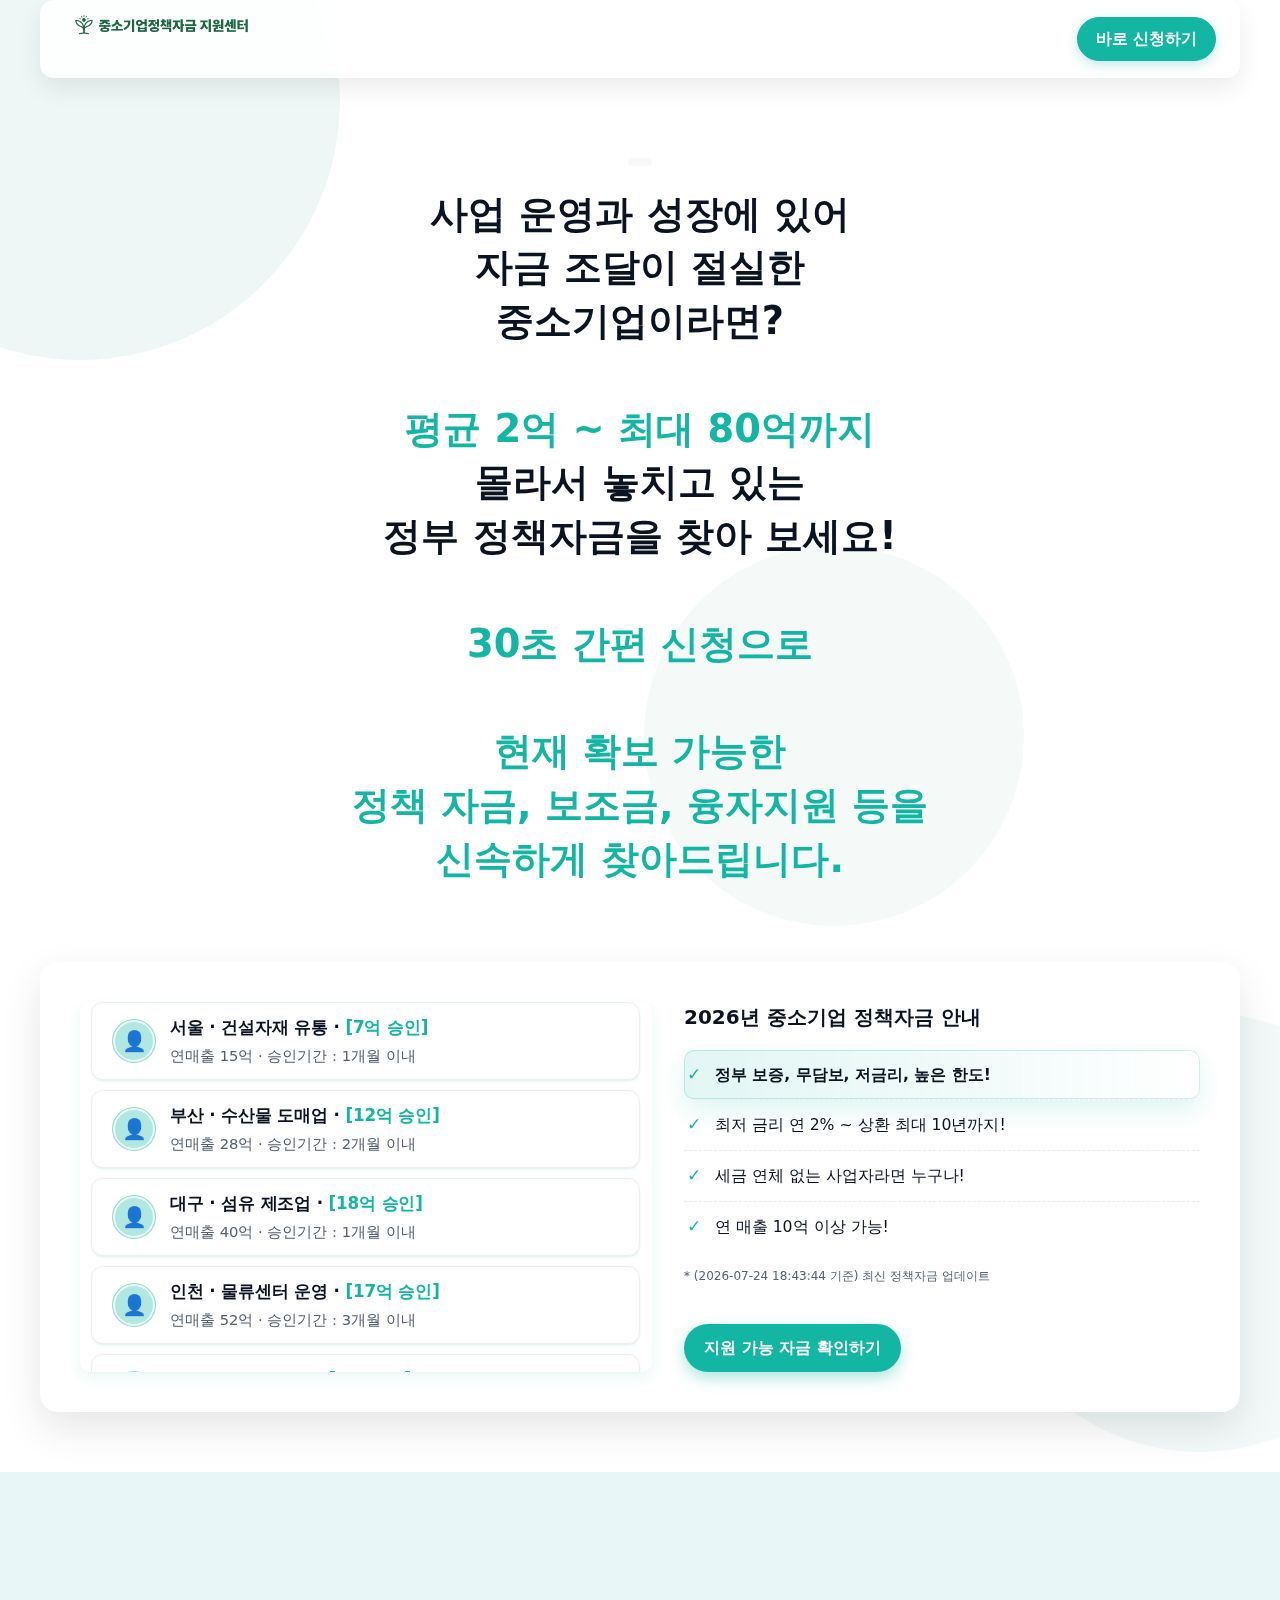
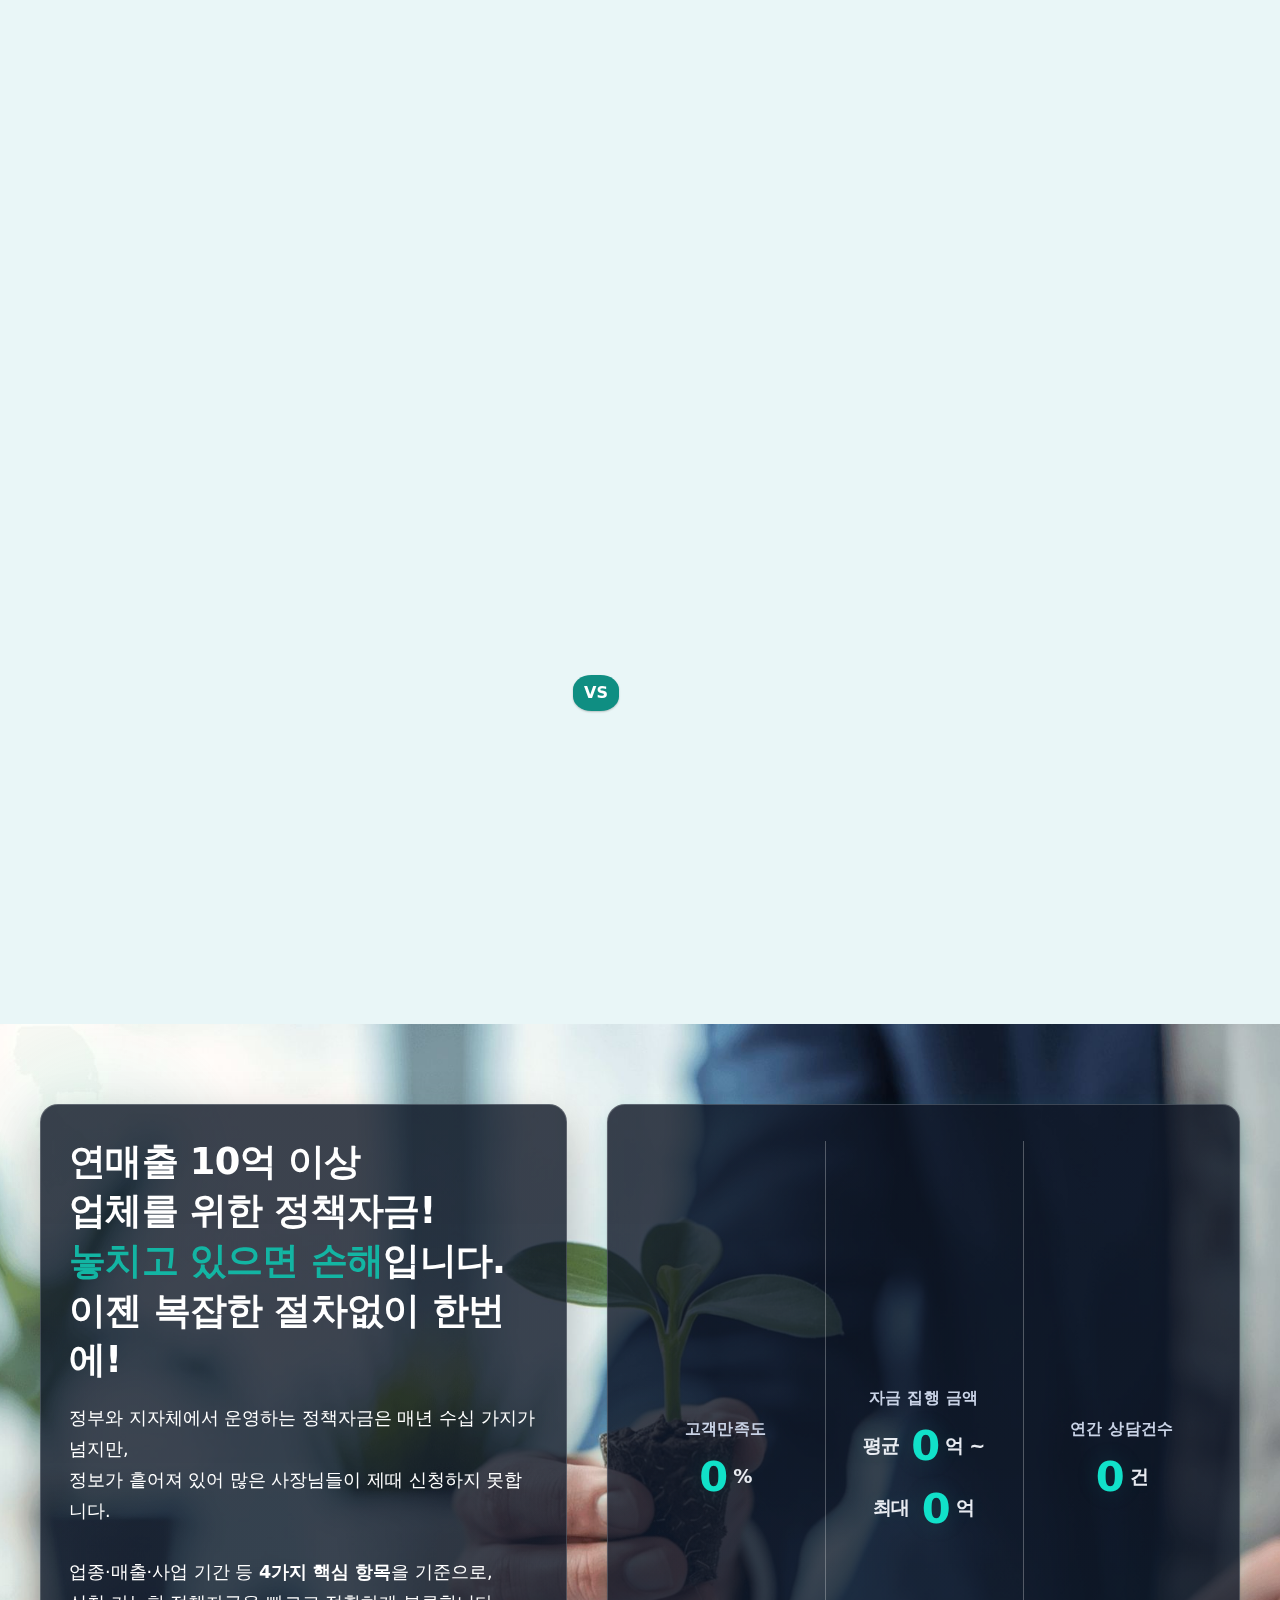
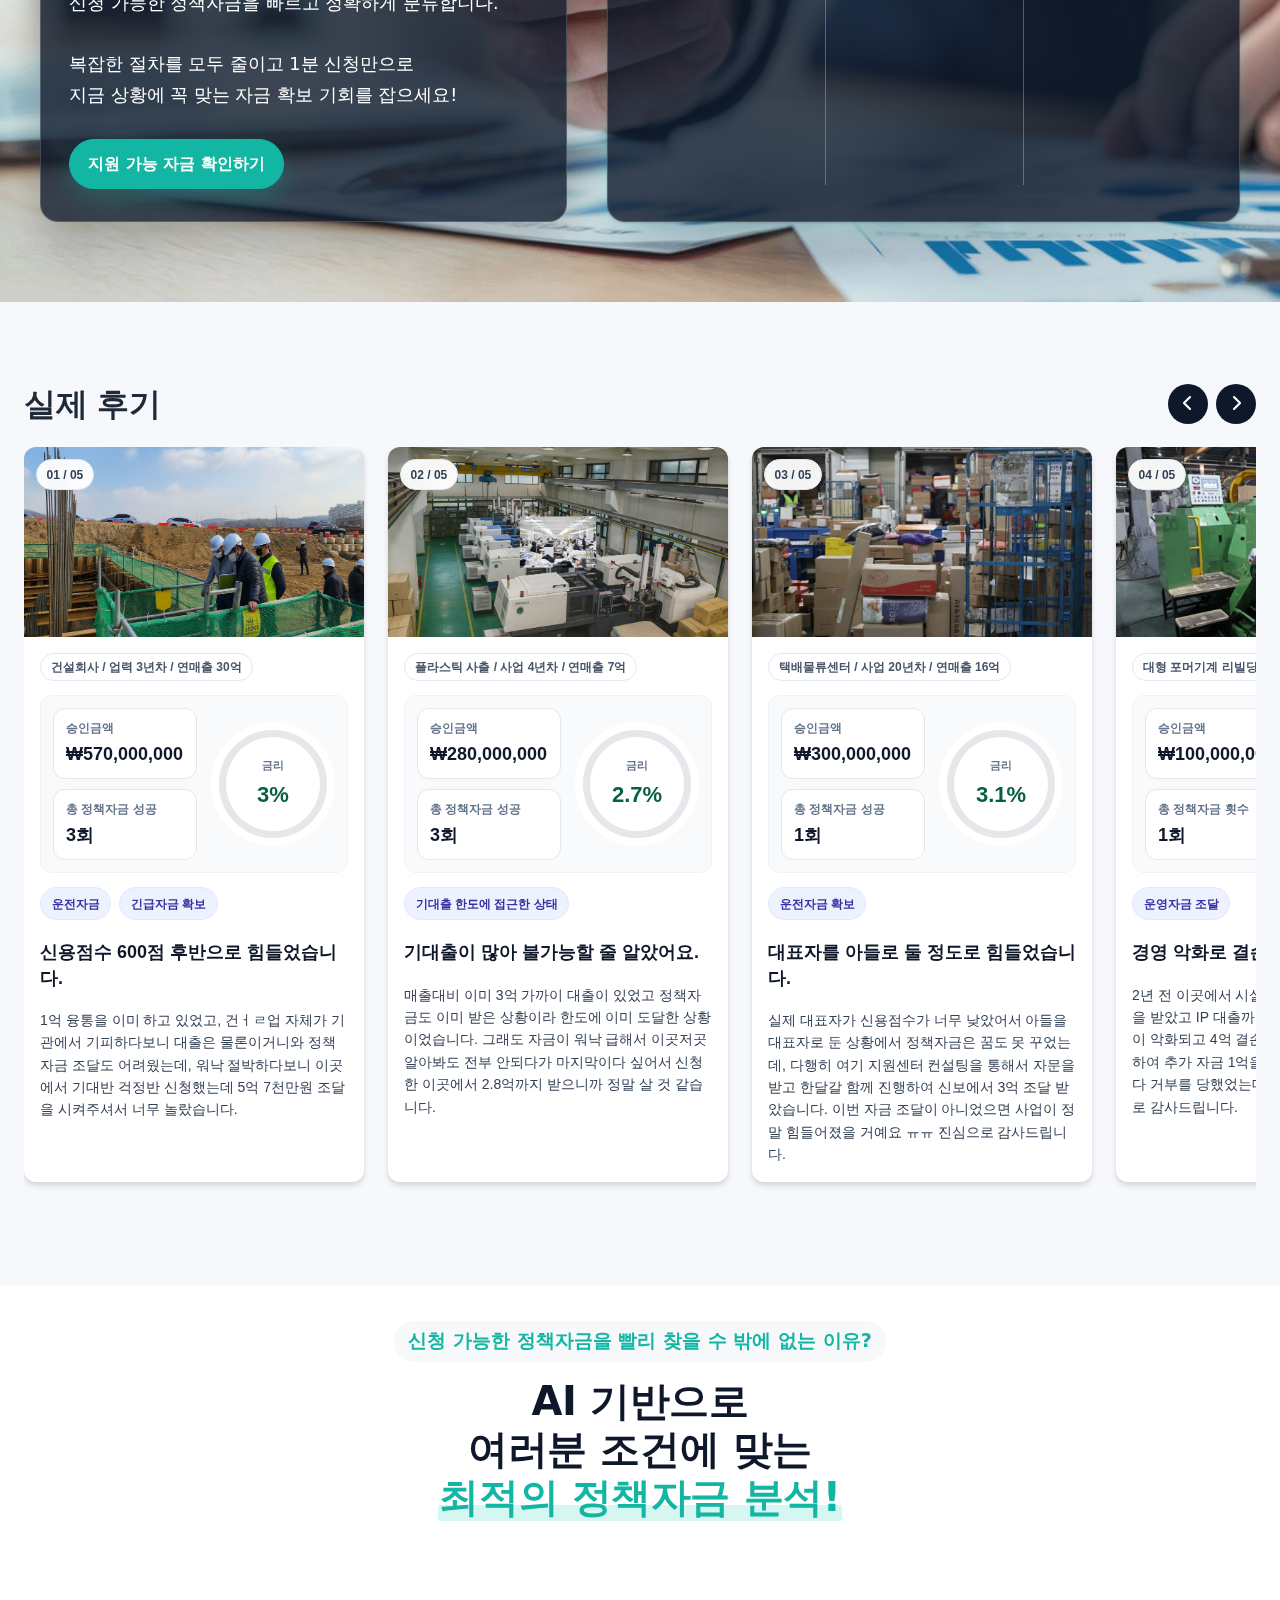
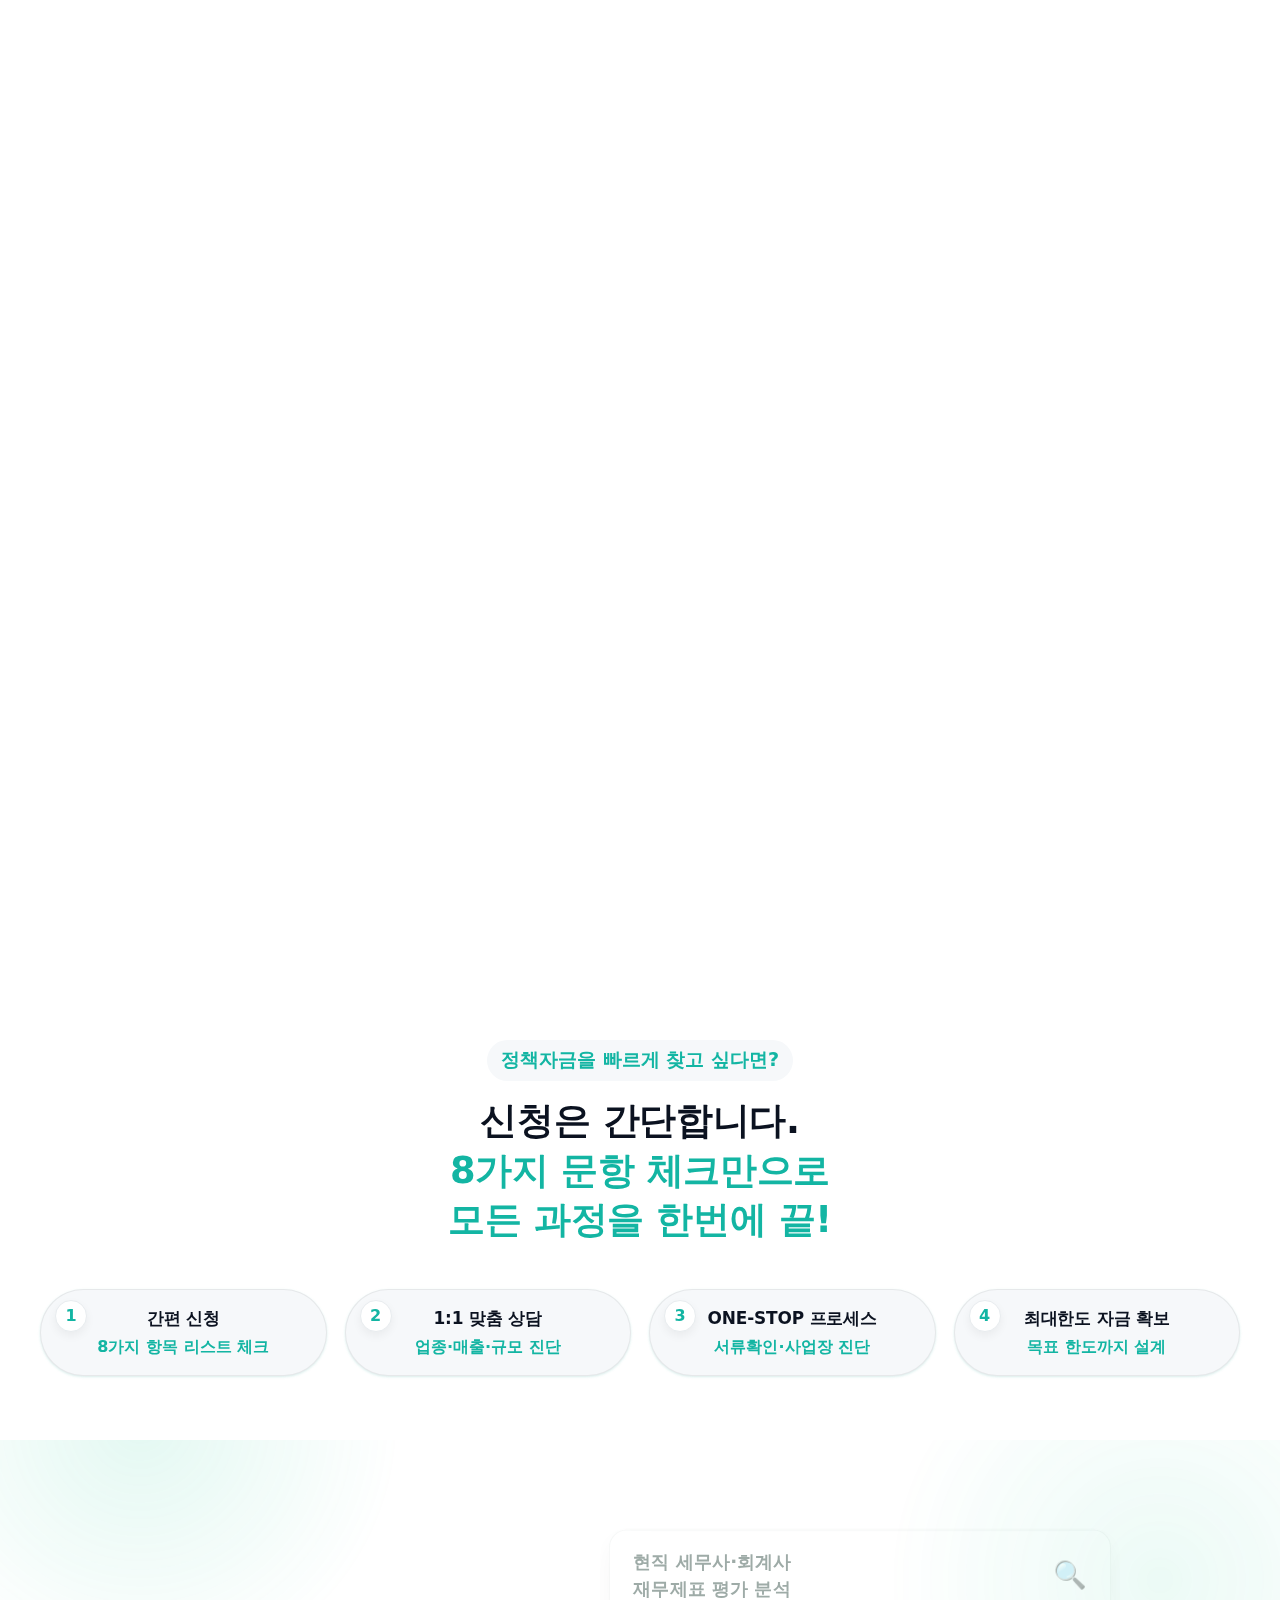
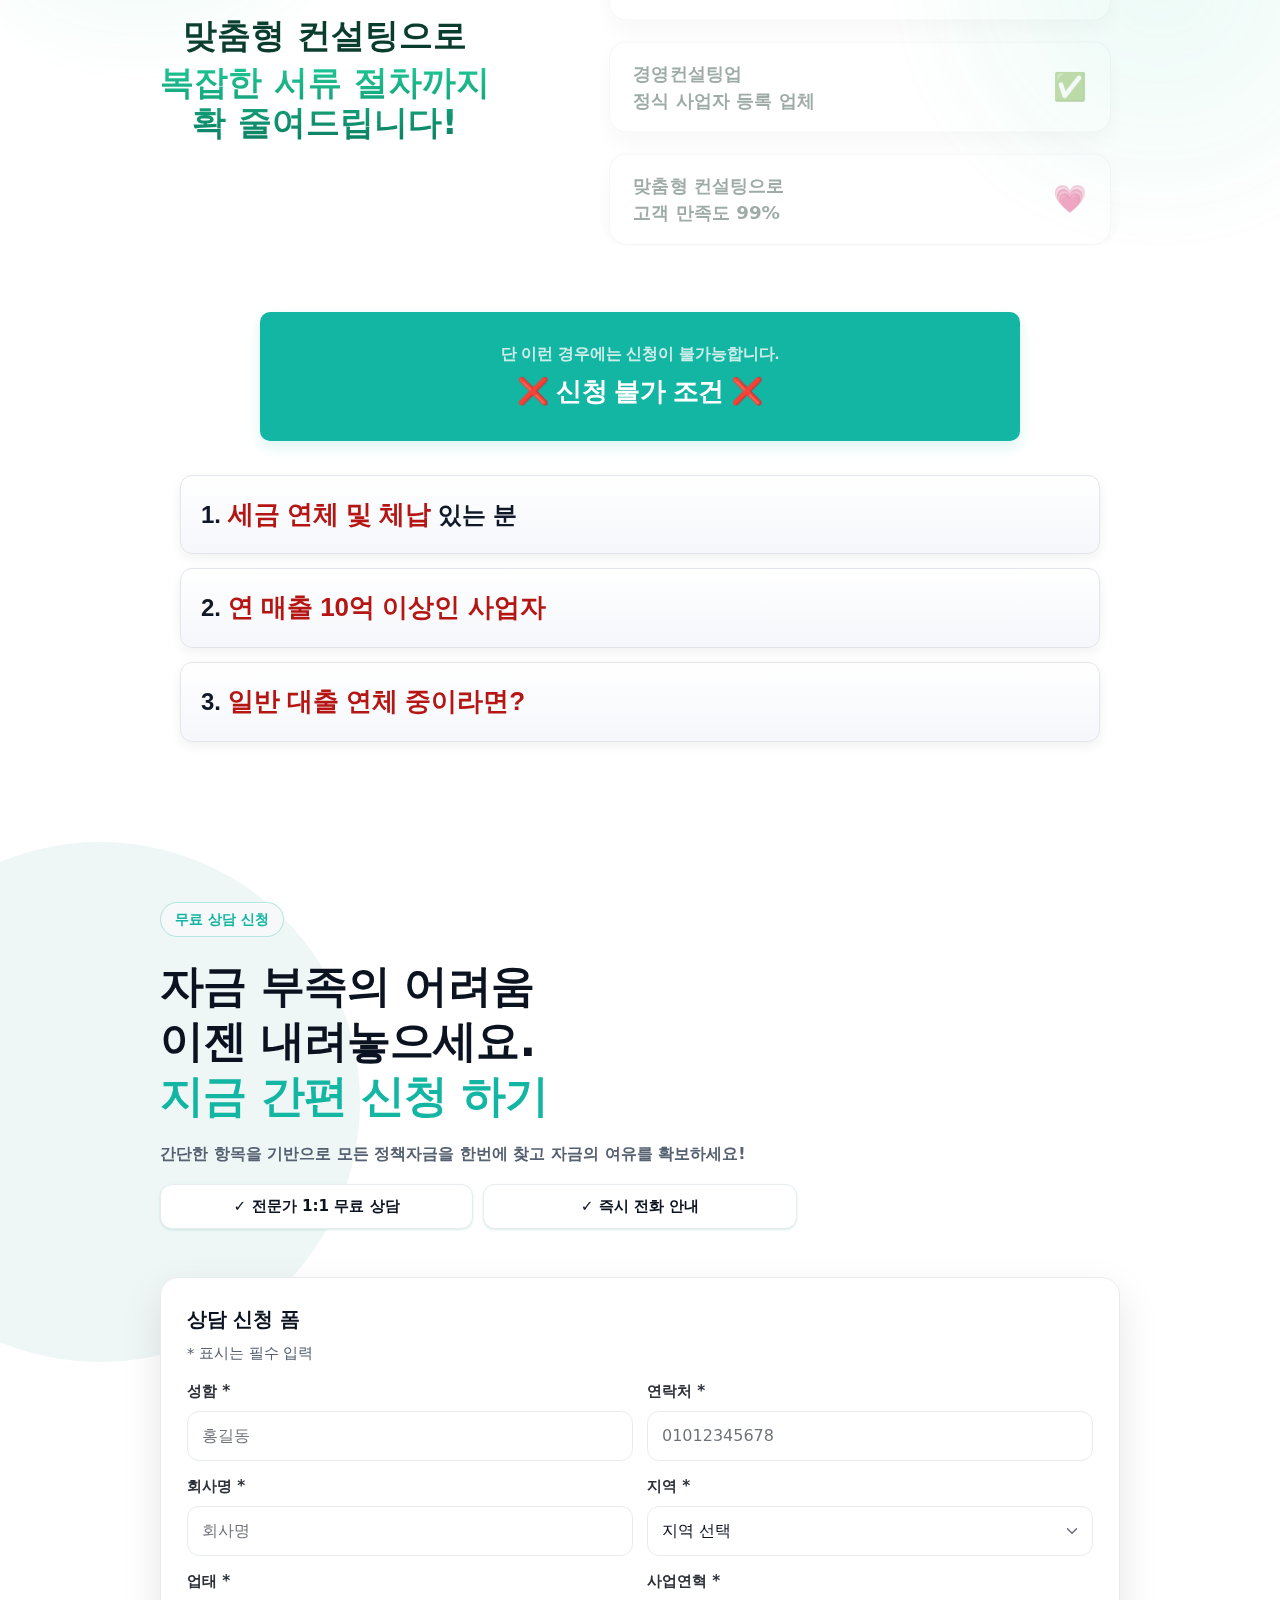
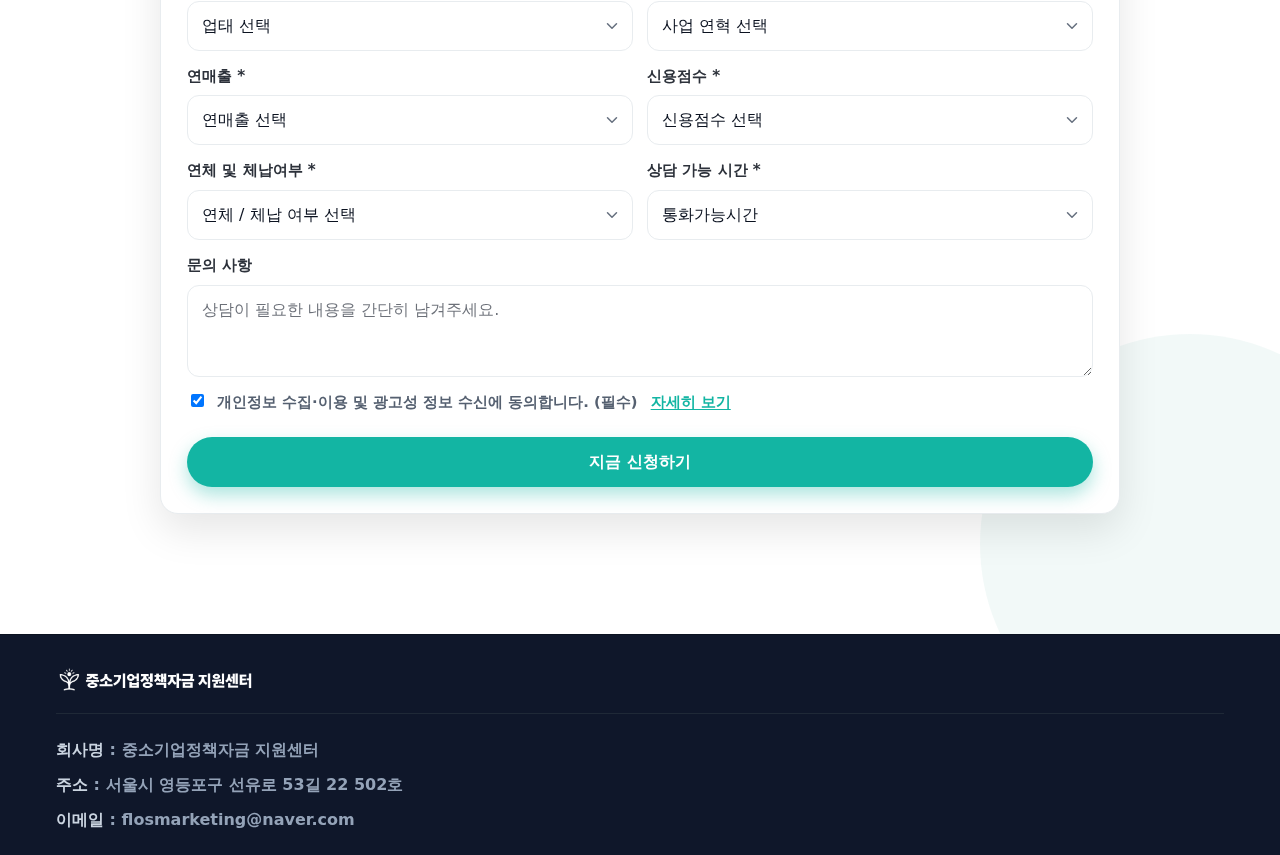
<file: business-support.html>
<!doctype html>
<html lang="ko">
<head>
  <!-- Google tag (gtag.js) -->
<script async src="https://www.googletagmanager.com/gtag/js?id=G-NDCSD8F6SD"></script>
<script>
  window.dataLayer = window.dataLayer || [];
  function gtag(){dataLayer.push(arguments);}
  gtag('js', new Date());

  gtag('config', 'G-NDCSD8F6SD');
</script>




  <!-- ===== 기본 메타 ===== -->
  <meta charset="utf-8" />
  <meta http-equiv="x-ua-compatible" content="ie=edge" />
  <meta name="viewport" content="width=device-width, initial-scale=1, viewport-fit=cover" />
  <!-- ===== 중소기업정책자금 지원센터 |  ===== -->
<title>중소기업정책자금 지원센터</title>
<meta name="description" content="정책자금 승인율을 높이는 전문가 컨설팅! 운영자금이 부족한 중소기업을 위해, 조건별 맞춤형 정책자금을 빠르게 연결해드립니다." />
<meta name="format-detection" content="telephone=no, address=no, email=no" />
<meta name="theme-color" content="#13b5a3" />
<meta name="color-scheme" content="light dark" />

<!-- ===== SEO 기본 설정 ===== -->
<link rel="canonical" href="https://business-support.co,kr" />
<meta name="robots" content="index, follow, max-snippet:-1, max-image-preview:large, max-video-preview:-1" />
<meta name="keywords" content="중소기업정책자금, 정책자금지원센터, 중소기업대출, 정부정책자금, 중소기업지원사업, 중소기업 정책자금 신청, 정책자금 컨설팅, , 자금조달, 창업자금, 운전자금, 시설자금" />

<!-- ===== Open Graph (공유 미리보기) ===== -->
<meta property="og:type" content="website" />
<meta property="og:site_name" content="중소기업정책자금 지원센터" />
<meta property="og:title" content="중소기업정책자금 지원센터" />
<meta property="og:description" content="운영자금이 부족한 중소기업을 위해, 조건별 맞춤형 정책자금을 빠르게 연결해드립니다." />
<meta property="og:url" content="https://business-support.co,kr" />
<meta property="og:image" content="./img/thumb.jpg" />
<meta property="og:locale" content="ko_KR" />

<!-- ===== Twitter Card ===== -->
<meta name="twitter:card" content="summary_large_image" />
<meta name="twitter:title" content=" | 중소기업정책자금 지원센터" />
<meta name="twitter:description" content="운영자금이 부족한 중소기업을 위해, 조건별 맞춤형 정책자금을 빠르게 연결해드립니다." />
<meta name="twitter:image" content="./img/thumb.jpg" />

  <!-- ===== 파비콘 / PWA ===== -->
  <link rel="icon" type="image/png" sizes="32x32" href="./img/favicon-biz.png" />
  <link rel="icon" type="image/png" sizes="16x16" href="./img/favicon-biz.png" />
  <link rel="apple-touch-icon" sizes="180x180" href="./img/favicon-biz.png" />
  <meta name="apple-mobile-web-app-capable" content="yes" />
  <meta name="apple-mobile-web-app-status-bar-style" content="black-translucent" />

  <!-- ===== 성능(안전 옵션) ===== -->
  <link rel="preconnect" href="https://fonts.gstatic.com" crossorigin />
  <link rel="preconnect" href="https://fonts.googleapis.com" />
  <!-- 시스템 폰트 중심이지만, Pretendard 웹폰트를 쓸 경우만 아래 주석 해제
  <link href="https://fonts.googleapis.com/css2?family=Pretendard:wght@400;700;900&display=swap" rel="stylesheet">
  -->

  <!-- ===== 스타일 ===== -->
   <link href="./css/reset.css" rel="stylesheet" type="text/css" />
  <link href="./css/style.css" rel="stylesheet" type="text/css" />
    <link href="./css/ionicons.min.css" rel="stylesheet" />
      <link rel="stylesheet" href="https://cdn.jsdelivr.net/npm/@fortawesome/fontawesome-free@6.4.0/css/all.min.css">


<!-- Danggeun Market Code -->
<script src="https://karrot-pixel.business.daangn.com/0.4/karrot-pixel.umd.js"></script>
<script>
  window.karrotPixel.init('1764120430190435001');
  window.karrotPixel.track('ViewPage');
</script>
<!-- End Danggeun Market Code -->

<!-- Meta Pixel Code -->
<script>
!function(f,b,e,v,n,t,s)
{if(f.fbq)return;n=f.fbq=function(){n.callMethod?
n.callMethod.apply(n,arguments):n.queue.push(arguments)};
if(!f._fbq)f._fbq=n;n.push=n;n.loaded=!0;n.version='2.0';
n.queue=[];t=b.createElement(e);t.async=!0;
t.src=v;s=b.getElementsByTagName(e)[0];
s.parentNode.insertBefore(t,s)}(window, document,'script',
'https://connect.facebook.net/en_US/fbevents.js');
fbq('init', '690836940478119');
fbq('track', 'PageView');
</script>
<noscript><img height="1" width="1" style="display:none"
src="https://www.facebook.com/tr?id=690836940478119&ev=PageView&noscript=1"
/></noscript>
<!-- End Meta Pixel Code -->


</head>

<body>

<!-- ✅ 고정 헤더: 섹션을 분리하고 header 안에 topbar를 배치 (전체 코드 - 로테이트 텍스트를 로고 '아래칸'에 배치) -->
<section id="stickyTopbar" aria-label="상단 고정 헤더">



  <header class="topbar" role="banner">
    <div class="left" aria-live="polite">
    <img src="./img/1-js.png" id="logo-menu">

  <!-- Wordmark -->
  <!-- <text class="txt" x="38" y="25" fill="#0b1220">FitCase</text> -->
<!-- </svg> -->


      <!-- 2줄: 로테이트 텍스트 (로고 '아래칸') -->
      <div class="fade-rotator" aria-hidden="true">
        <div class="line">자금이 필요한 중소기업을 위한</div>
        <div class="line"><b>정책자금 지원 파트너</b></div>
      </div>
      <!-- 스크린리더용 고정 텍스트가 필요하면 아래 주석 해제
      <span class="sr-only">법무법인·법무사 전용, 개인회생·파산 DB 파트너</span> -->
    </div>
    <a class="tel" href="#form_e12">바로 신청하기</a>


  </header>


</section>





<!-- ✅ 본문 히어로: 기존 섹션에서 topbar 제거, 나머지 그대로 -->
<section id="legalDBHero" aria-label="개인회생·파산 실시간 DB 공급">


  <!-- 🔹 버블 요소 -->
  <span aria-hidden="true" class="bg-bubble b1"></span>
  <span aria-hidden="true" class="bg-bubble b2"></span>
  <span aria-hidden="true" class="bg-bubble b3"></span>

  <div class="wrap">
    <!-- (topbar는 별도 #stickyTopbar 섹션으로 분리됨) -->
    <div class="headline">
      <div class="tag"></div>
<h2>
사업 운영과 성장에 있어<br>
자금 조달이 절실한<br>중소기업이라면?<br><br>

<b>평균 2억 ~ 최대 80억까지</b><br>
몰라서 놓치고 있는<br>
정부 정책자금을 찾아 보세요!<br><br>

<b>30초 간편 신청으로<br><br>
현재 확보 가능한<br>
정책 자금, 보조금, 융자지원 등을<br>
신속하게 찾아드립니다.</b>


<style>
  .call-btn{
    display:inline-block;padding:.5rem .8rem;border-radius:12px;
    background:#10b981;color:#fff;text-decoration:none;font-weight:700;font-size:24px;
  }
  .call-btn:hover{filter:brightness(.95)}
</style>


</h2><br>

    </div>

    <div class="content">
      <div class="left">
        <div class="dbStack" aria-live="polite">
          <div class="dbTrack"></div>
        </div>
        <!-- <div class="bubble bubble1">실시간 유입</div>
        <div class="bubble bubble2">중복 제거</div>
        <div class="bubble bubble3">전환율 상위</div> -->
      </div>

      <div class="right">
        <div>
          <hr class="border1" style="width:100%;border:1px solid #00000012;margin:20px 0;">
          <h3>2026년 중소기업 정책자금 안내</h3>
          <ul>
            <li>정부 보증, 무담보, 저금리, 높은 한도!</li>
            <li>최저 금리 연 2% ~ 상환 최대 10년까지!</li>
            <li>세금 연체 없는 사업자라면 누구나!</li>
            <li>연 매출 10억 이상 가능!</li>
          </ul>
         <small id="legalNotice"
       data-extra=" 최신 정책자금 업데이트"
       style="color:var(--muted); display:block; margin-top:15px; font-size:.75rem;">
  * 
  <span class="ts" aria-live="polite"></span>
  <span class="extra"></span>
</small>

        </div>
        <div class="actions">
          <a class="btn-fill" href="#form_e12">지원 가능 자금 확인하기</a>
        </div>
      </div>
    </div>
  </div>

 


</section>



<!-- <section id="eventList1">


  <div class="hero">

    <div class="points" aria-label="핵심 포인트">
      <div class="wrap" style="grid-template-columns: repeat(1, 1fr);">
       
        <div class="col">
          <div class="label">단 이런 경우에는 신청이 불가능합니다.</div>
          <div class="value" >❌ 신청 불가 조건 ❌</div>
        </div>

      </div>
    </div>
  </div>

  <div class="item">
    <div class="txt">1. <strong>세금 연체 및 체납</strong> 중이신 분</div>
  </div>

  <div class="item">
    <div class="txt">2. <strong>매출 신고 자체가 없는 분</strong></div>
  </div>

  <div class="item">
    <div class="txt">3. <strong>일반 대출 연체 중이신 분</strong></div>
  </div>

</section> -->


<section id="carCompare">
  <style>
    /* ================= Scope: #carCompare only ================= */
    #carCompare {
      font-family: "Pretendard", "Noto Sans KR", system-ui, -apple-system, Segoe UI, Roboto, sans-serif;
      background: #e9f6f7;
      padding: 60px 20px 80px;
      text-align: center;
      color: #1a1a1a;

      /* 애니메이션 토큰 */
      --ease: cubic-bezier(.22,.61,.36,1);
      --dur: 700ms;
    }

    /* ====== 상단 배지(첨부 이미지 스타일) ====== */
    #carCompare .title{
      display:inline-block;
      font-size:13.5px;
      font-weight:700;
      color:#098b7f;
      background:#fff;
      border:1px solid #c7f4ea;
      padding:8px 14px;
      border-radius:999px;
      letter-spacing:.2px;
      margin-bottom:14px;
    }

    /* ====== 대 타이틀 (3줄 + 민트 하이라이트) ====== */
    #carCompare .subTitle{
      font-size:36px;
      line-height:1.28;
      font-weight:900;
      color:#10161b;
      margin:0 auto 18px;
      letter-spacing:-.2px;
      max-width:820px;
    }
    #carCompare .subTitle .hl{
      position:relative;
      color:#0fb3a2; /* 민트 텍스트 */
      display:inline-block;
      padding:0 4px;
      z-index:0;
    }
    #carCompare .subTitle .hl::after{
      content:"";
      position:absolute;
      left:-6px; right:-6px; bottom:6px;
      height:16px;
      background:#aef4e9;  /* 민트 하이라이트 바 */
      border-radius:6px;
      z-index:-1;
      opacity:.9;
    }

    /* ====== 본문 두 단락(첨부 이미지 톤) ====== */
    #carCompare .desc{
      max-width:720px;
      margin:0 auto 36px;
      color:#0f1720;
      font-size:17px;
      line-height:1.8;
      font-weight:700;
    }
    #carCompare .desc p{margin:0 0 10px}
    #carCompare .desc p:last-child{margin-bottom:0}

    /* ===== 2열 카드 중앙 정렬 ===== */
    #carCompare .compare-wrap {
      position: relative;
      display: flex;
      justify-content: center; /* 전체를 가운데 정렬 */
      align-items: center;
      gap: 0;
      margin: 0 auto 56px;
      max-width: 900px;
      perspective: 1000px; /* 3D 살짝 */
    }

    #carCompare .box {
      position: relative;
      border-radius: 18px;
      padding: 36px 30px 32px;
      background: #f5f5f5;
      text-align: left;
      height: 280px;

      /* ▼▼ 세로 가운데 정렬 핵심 ▼▼ */
      display: flex;
      flex-direction: column;
      justify-content: center;   /* 자식(h3, ul) 묶음 세로 가운데 */

      transform-style: preserve-3d;
      will-change: transform, opacity, filter;
    }

    #carCompare .box.loan {
      box-shadow: 0 6px 14px rgba(0, 0, 0, 0.06), 0 20px 40px rgba(0, 0, 0, 0.05);
      border-top-right-radius: 0;
      border-bottom-right-radius: 0;
    }

    #carCompare .box.policy {
      background: #0b7a70;
      color: #fff;
      height: 390px;
      box-shadow: 0 5px 9px rgb(12 122 112), 0 10px 20px rgba(0, 0, 0, 0.22);
      padding: 42px 34px 36px 54px;
      transform: translateY(-2px);
      overflow: hidden; /* 하이라이트 스윕용 */
    }

    #carCompare .box h3 {
      font-size: 30px;
      font-weight: 800;
      margin: 0 0 22px;
      letter-spacing: 0.4px;
    }

    #carCompare .box.loan h3 {
      color: #7a8a96;
    }

    #carCompare ul {
      list-style: none;
      margin: 0;
      padding: 0;
      font-size: 19px;
      line-height: 240%;
    }

    #carCompare li {
      display: flex;
      align-items: center;
      gap: 10px;
      will-change: transform, opacity;
    }

    #carCompare .loan li::before {
      content: "●";
      font-size: 8px;
      color: #adb8c3;
      border: 2px solid #adb8c3;
      width: 10px;
      height: 10px;
      border-radius: 50%;
      display: inline-flex;
      align-items: center;
      justify-content: center;
    }

    #carCompare .policy li::before {
      content: "✓";
      font-weight: 900;
      font-size: 13px;
      color: #bffff1;
      width: 18px;
      height: 18px;
      border-radius: 50%;
      background: rgba(255, 255, 255, 0.15);
      display: inline-flex;
      align-items: center;
      justify-content: center;
      box-shadow: inset 0 0 0 2px rgba(255, 255, 255, 0.22);
    }

    /* ===== VS 배지: 경계선 중앙 ===== */
    #carCompare .vs {
      position: absolute;
      top: 50%;
      left: 45.1%;
      transform: translate(-50%, -50%);
      width: 46px;
      height: 36px;
      border-radius: 40%;
      background: #0f8e82;
      color: #fff;
      font-weight: 800;
      font-size: 16px;
      display: flex;
      align-items: center;
      justify-content: center;
      z-index: 3;
      box-shadow: 0 1px 2px rgba(0, 0, 0, 0.22), 0 0 0 2px #e9f6f7;
      will-change: transform, opacity;
    }

    #carCompare .bottom {
      font-size: 22px;
      font-weight: 800;
      color: #303a44;
      will-change: transform, opacity;
    }

    #carCompare .bottom .em {
      color: #1f6dff;
    }

    @media (max-width: 860px) {
      #carCompare .subTitle{font-size:30px}
      #carCompare .compare-wrap {
        flex-direction: column;
        gap: 10px;
      }
      #carCompare .vs {
        position: absolute;
        left: 50%;
        top: calc(42%);
        transform: translate(-50%, -50%);
      }
      #carCompare .box.loan { border-radius: 18px; }
      #carCompare .box.policy { border-radius: 18px; }
    }

    /* ==================== 등장/강조 효과 (반복 재생 가능) ==================== */
    #carCompare .reveal { opacity: 0; transform: translateY(16px) scale(.98); filter: blur(6px); }
    #carCompare.in .reveal {
      opacity: 1; transform: translateY(0) scale(1); filter: blur(0);
      transition: opacity var(--dur) var(--ease), transform var(--dur) var(--ease), filter calc(var(--dur) + 120ms) var(--ease);
      transition-delay: var(--d, 0ms);
    }

    @keyframes pop-in {
      0%   { transform: translate(-50%,-50%) scale(.6); opacity: 0; filter: blur(3px); }
      60%  { transform: translate(-50%,-50%) scale(1.08); opacity: 1; }
      100% { transform: translate(-50%,-50%) scale(1);   filter: blur(0); }
    }
    #carCompare.in .vs { animation: pop-in 640ms var(--ease) forwards; animation-delay: 220ms; }

    #carCompare .box.policy::before{
      content:""; position:absolute; inset:0;
      background:linear-gradient(115deg, rgba(255,255,255,0) 30%, rgba(255,255,255,.28) 48%, rgba(255,255,255,0) 66%);
      transform:translateX(-130%) skewX(-12deg); pointer-events:none;
    }
    @keyframes sweep{ 0%{transform:translateX(-130%) skewX(-12deg)} 100%{transform:translateX(150%) skewX(-12deg)} }
    @keyframes pulseShadow{
      0%,100% { box-shadow:0 5px 9px rgba(12,122,112,1), 0 10px 20px rgba(0,0,0,.22) }
      50%     { box-shadow:0 12px 22px rgba(12,122,112,.85), 0 24px 50px rgba(0,0,0,.28) }
    }
    #carCompare.in .box.policy{ transform:translateY(-2px) scale(1.02); animation:pulseShadow 1600ms ease-in-out 320ms 2 both }
    #carCompare.in .box.policy::before{ animation:sweep 1100ms cubic-bezier(.11,.61,.28,.95) 380ms both }

    #carCompare .list-l>li { transform:translateX(-14px); opacity:0; filter:blur(6px) }
    #carCompare .list-r>li { transform:translateX(14px);  opacity:0; filter:blur(6px) }
    #carCompare.in .list-l>li, #carCompare.in .list-r>li {
      transform:none; transition:transform var(--dur) var(--ease), opacity var(--dur) var(--ease), filter var(--dur) var(--ease);
      opacity:1; filter:none; transition-delay:var(--d,0ms);
    }

    @media (prefers-reduced-motion: reduce){
      #carCompare .reveal, #carCompare .vs, #carCompare .box.policy, #carCompare .box.policy::before,
      #carCompare .list-l>li, #carCompare .list-r>li {
        transition:none !important; animation:none !important; filter:none !important; transform:none !important; opacity:1 !important;
      }
    }
  </style>

  <!-- ====== 상단 카피 (첨부 이미지 문구로 교체) ====== -->
  <div class="title reveal" style="--d:40ms">중소기업정책지원만의 특별한 장점</div>

  <div class="subTitle reveal" style="--d:100ms">
    은행 대출로는<br>자금 확보가 어렵더라도<br>
    걱정마세요!<br><br>
    일반 대출과 달리<br><span class="hl">정책자금은 가능합니다!</span>
  </div>

  <div class="desc reveal" style="--d:140ms">
    <p>자금 조달이 어려운<br>중소기업을 위해<br>정부가 보증하는 제도로<br><br>일반 대출에선 어려운<br>혜택을 받을 수 있습니다.</p>
  </div>

  <!-- ====== 이하 비교 영역은 기존 유지 ====== -->
  <div class="compare-wrap">
    <div class="box loan reveal" style="--d:200ms">
      <h3>일반 대출</h3>
      <ul class="list-l" style="font-size:1rem;">
        <li style="--d:260ms;">대출 조건 높음</li>
        <li style="--d:320ms;">적은 한도</li>
        <li style="--d:380ms;">짧은 업력으로 신용미달</li>
        <li style="--d:440ms;">담보・보증 필수</li>
      </ul>
    </div>

    <div class="vs">VS</div>

    <div class="box policy reveal" style="--d:240ms">
      <h3>정책 자금</h3>
      <ul class="list-r">
        <li style="--d:300ms;">매출 조건만 맞으면 가능!</li>
<li style="--d:360ms;">높은 한도 (최대 80억까지!)</li>
<li style="--d:420ms;">여러 번 신청·지원 가능!</li>
<li style="--d:480ms;">무담보, 정부 보증</li>
<li style="--d:480ms;">저신용자 접수가능</li>

      </ul>
    </div>
  </div>



</section>





<section id="late-response" aria-label="지원제도 안내 및 실적">
  <style>
    /* ===== Design Tokens ===== */
    #late-response{
      /* colors */
      --mint:#13b5a3;
      --mint-2:#11a292;
      --ink:#0b1220;
      --panel:#0e1625;         /* 다크 패널 */
      --panel-2:#111c2d;
      --line:rgba(255,255,255,.18);
      --white:#fff;

      /* effects */
      --radius:18px;
      --shadow:0 20px 50px rgba(0,0,0,.25);
      --soft:0 1px 2px rgba(0,0,0,.18), 0 6px 18px rgba(19,181,163,.14);

      position:relative;
      padding:80px 20px;
      color:var(--white);
      font-family:Pretendard,"Noto Sans KR",system-ui,-apple-system,Segoe UI,Roboto,sans-serif;
      overflow:hidden;
      background:
        radial-gradient(1200px 600px at 85% -10%, rgba(19,181,163,.10), transparent 60%),
        radial-gradient(900px 480px at -10% 30%, rgba(19,181,163,.08), transparent 60%),
        linear-gradient(180deg, #0a0f1a 0%, #0b1220 100%);
    background:url('./img/second-bg.jpg') center/cover no-repeat;
      isolation:isolate;
    }

    /* subtle mint dots */
    #late-response::before{
      content:""; position:absolute; inset:0; pointer-events:none; z-index:0;
      background:
        radial-gradient(220px 220px at 8% 16%, rgba(19,181,163,.12), rgba(19,181,163,0) 70%),
        radial-gradient(200px 200px at 92% 70%, rgba(19,181,163,.10), rgba(19,181,163,0) 70%);
      opacity:.85;
    }

    /* layout */
    #late-response .lr-container{
      position:relative; z-index:1;
      max-width:1200px; margin:0 auto;
      display:grid; grid-template-columns:1fr 1.2fr; gap:40px;
    }
    @media (max-width:900px){
      #late-response{ padding:64px 16px; }
      #late-response .lr-container{ grid-template-columns:1fr; gap:28px; }
    }

    /* text area */
    #late-response .lr-card{
      background:linear-gradient(180deg, #0e1625cf 0%, #111c2dcc 100%);
      border:1px solid var(--line);
      border-radius:var(--radius);
      box-shadow:var(--shadow);
      padding:32px clamp(18px,3.5vw,28px);
    }

    #late-response .lr-title{
      margin:0 0 18px;
      font-size:clamp(1.6rem,3.2vw,2.3rem);
      line-height:1.35; font-weight:900; letter-spacing:-.02em;
    }
    #late-response .lr-title b{ color:var(--mint); }

    #late-response .lr-desc{ margin-top:8px; }
    #late-response .lr-desc p{
      margin:10px 0;
      font-size:clamp(1rem,1.4vw,1.1rem);
      line-height:1.75;
      color:#fff;
    }

    /* stat strip (PC: row / Mobile: column) */
    #late-response .lr-stats{
      display:flex; align-items:stretch; justify-content:space-between; gap:0;
      background:linear-gradient(180deg, #0e1625cf 0%, #111c2dcc 100%);
      border:1px solid var(--line);
      border-radius:var(--radius);
      box-shadow:var(--soft);
      padding:18px;
    }
    #late-response .lr-stat{
      flex:1 1 0; display:flex; flex-direction:column; align-items:center; justify-content:center;
      padding:16px 12px; text-align:center; position:relative;
    }
    /* white separators only on PC */
    @media (min-width:900px){
      #late-response .lr-stat + .lr-stat::before{
        content:""; position:absolute; left:0; top:18px; bottom:18px; width:1px;
        background:rgba(255,255,255,.28);
      }
    }

    #late-response .lr-stat .label{
      font-size:.98rem; font-weight:800; letter-spacing:.02em; color:#c9d3e6; margin-bottom:6px;
    }
    #late-response .lr-stat .num{
      font-weight:900; letter-spacing:-.02em;
      font-size:clamp(1.8rem,4vw,2.6rem);
      color:#11e1c9;
      text-shadow:0 0 24px rgba(19,181,163,.15);
      display:flex; align-items:center; gap:6px;
    }
    #late-response .lr-stat .unit{
      font-weight:900; color:#f3f6fb; opacity:.95; font-size:clamp(1rem,2.2vw,1.2rem);
    }
    #late-response .lr-stat .hint{
      margin-top:6px; font-size:.85rem; color:#9fb8b4;
    }

    /* mobile: stack vertically with gaps, no separators */
    @media (max-width:900px){
      #late-response .lr-stats{ flex-direction:column; gap:10px; padding:14px; }
      #late-response .lr-stat{ border:none; background:rgba(255,255,255,.02); border-radius:12px; }
    }

    /* entrance motion (reduced-motion aware) */
    @keyframes fadeUp{ from{ transform:translateY(12px); opacity:0 } to{ transform:none; opacity:1 } }
    #late-response .lr-card, #late-response .lr-stats{ animation:fadeUp .6s ease-out both; }
    #late-response .lr-stats{ animation-delay:.08s; }
    @media (prefers-reduced-motion:reduce){
      #late-response .lr-card, #late-response .lr-stats{ animation:none; }
    }

    /* CTA (선택) – 이미지 톤 참고해 라운드 버튼 */
    #late-response .lr-cta{
      margin-top:18px; display:inline-flex; align-items:center; gap:10px;
      padding:12px 18px; border-radius:999px; border:1.5px solid var(--mint);
      color:#fff; text-decoration:none; font-weight:900; background:var(--mint);
      box-shadow:0 10px 24px rgba(19,181,163,.28);
      transition:transform .18s ease, box-shadow .18s ease, background-color .18s ease, border-color .18s ease;
    }
    #late-response .lr-cta:hover{
      background:var(--mint-2); border-color:var(--mint-2); transform:translateY(-1px);
      box-shadow:0 16px 34px rgba(19,181,163,.36);
    }
  </style>

  <div class="lr-container">
    <!-- Copy Card -->
    <div class="lr-card">
<h2 class="lr-title">
  연매출 10억 이상<br>
  업체를 위한 정책자금!<br>
  <b>놓치고 있으면 손해</b>입니다.<br>
  이젠 복잡한 절차없이 한번에!

</h2>

<div class="lr-desc">
  <p>
    정부와 지자체에서 운영하는 정책자금은 매년 수십 가지가 넘지만,<br>
    정보가 흩어져 있어 많은 사장님들이 제때 신청하지 못합니다.<br><br>

    업종·매출·사업 기간 등 <b>4가지 핵심 항목</b>을 기준으로,<br>
    신청 가능한 정책자금을 빠르고 정확하게 분류합니다.<br>
    <br>
    복잡한 절차를 모두 줄이고 1분 신청만으로<br>
    지금 상황에 꼭 맞는 자금 확보 기회를 잡으세요!
  </p>
</div>

<a href="#form_e12" class="lr-cta">지원 가능 자금 확인하기</a>
    </div>

    <!-- Stats (row on PC, column on mobile) -->
    <div class="lr-stats" role="list" aria-label="누적 실적">
      <div class="lr-stat" role="listitem">
        <div class="label">고객만족도</div>
        <div class="num">
          <span class="count" data-target="92">0</span><span class="unit">%</span>
        </div>
        <!-- <div class="hint" aria-hidden="true">최근 24h 기준 포함</div> -->
      </div>
      <div class="lr-stat" role="listitem">
        <div class="label">자금 집행 금액</div>
         <div class="num">
        <span class="unit">평균</span><br><span class="count" data-target="2">0</span><span class="unit">억 ~</span>
        </div>

     
        <div class="num">
        <span class="unit">최대</span><br><span class="count" data-target="80">0</span><span class="unit">억</span>
        </div>
        <!-- <div class="hint" aria-hidden="true">중복·허수 제거 후</div> -->
      </div>
      <div class="lr-stat" role="listitem">
        <div class="label">연간 상담건수</div>
        <div class="num">
          <span class="count" data-target="15268">0</span><span class="unit">건</span>
        </div>
        <!-- <div class="hint" aria-hidden="true">문의 기준</div> -->
      </div>
    </div>
  </div>


</section>



<section id="nb4">


  <div class="nb4-container">
    <div class="nb4-head">
      <h2 class="nb4-title">실제 후기</h2>
      <div class="nb4-nav-group">
        <button id="nb4Prev" class="nb4-btn" aria-label="이전"><i class="fas fa-chevron-left"></i></button>
        <button id="nb4Next" class="nb4-btn" aria-label="다음"><i class="fas fa-chevron-right"></i></button>
      </div>
    </div>

    <div id="nb4Slider" class="nb4-slider-container">
      <div class="nb4-slider-wrapper">

        <!-- 카드 1 -->
        <a class="nb4-product-slide" >
          <div class="case-media">
            <img class="case-img" src="./img/j1.jpg" alt="중소기업 정책자금 후기 썸네일 - 음식점 운영자">
            <span class="media-pin">01 / 05</span>
          </div>
          <article class="case-card">
            <div class="case-top"><span class="case-pin">건설회사 / 업력 3년차 / 연매출 30억</span></div>
            <div class="kpi-band">
              <div class="kpi-stack">
                <div class="kpi-box"><span class="kpi-label">승인금액</span><span class="kpi-value">₩570,000,000</span></div>
                <div class="kpi-box"><span class="kpi-label">총 정책자금 성공</span><span class="kpi-value">3회</span></div>
              </div>
              <div class="rate-ring" data-rate="97">
                <div class="ring-inner">
                  <div class="ring-label">금리</div>
                  <div class="ring-val">3%</div>
                </div>
              </div>
            </div>
            <div class="badges"><span class="badge">운전자금</span><span class="badge">긴급자금 확보</span></div>
            <h3 class="case-title">신용점수 600점 후반으로 힘들었습니다.</h3>
            <p class="case-desc">1억 융통을 이미 하고 있었고, 건ㅓㄹ업 자체가 기관에서 기피하다보니 대출은 물론이거니와 정책자금 조달도 어려웠는데, 워낙 절박하다보니 이곳에서 기대반 걱정반 신청했는데 5억 7천만원 조달을 시켜주셔서 너무 놀랐습니다.</p>
          </article>
        </a>

        <!-- 카드 2 -->
        <a class="nb4-product-slide" >
          <div class="case-media">
            <img class="case-img" src="./img/j2.jpg" alt="중소기업 정책자금 후기 썸네일 - 도배업 대표">
            <span class="media-pin">02 / 05</span>
          </div>
          <article class="case-card">
            <div class="case-top"><span class="case-pin">플라스틱 사출 / 사업 4년차 / 연매출 7억</span></div>
            <div class="kpi-band">
              <div class="kpi-stack">
                <div class="kpi-box"><span class="kpi-label">승인금액</span><span class="kpi-value">₩280,000,000</span></div>
                <div class="kpi-box"><span class="kpi-label">총 정책자금 성공</span><span class="kpi-value">3회</span></div>
              </div>
              <div class="rate-ring" data-rate="97">
                <div class="ring-inner">
                  <div class="ring-label">금리</div>
                  <div class="ring-val">2.7%</div>
                </div>
              </div>
            </div>
            <div class="badges"><span class="badge">기대출 한도에 접근한 상태</span></div>
            <h3 class="case-title">기대출이 많아 불가능할 줄 알았어요.</h3>
            <p class="case-desc">매출대비 이미 3억 가까이 대출이 있었고 정책자금도 이미 받은 상황이라 한도에 이미 도달한 상황이었습니다. 그래도 자금이 워낙 급해서 이곳저곳 알아봐도 전부 안되다가 마지막이다 싶어서 신청한 이곳에서 2.8억까지 받으니까 정말 살 것 같습니다. </p>
          </article>
        </a>

        <!-- 카드 3 -->
        <a class="nb4-product-slide" >
          <div class="case-media">
            <img class="case-img" src="./img/j3.jpg" alt="">
            <span class="media-pin">03 / 05</span>
          </div>
          <article class="case-card">
            <div class="case-top"><span class="case-pin">택배물류센터 / 사업 20년차 / 연매출 16억</span></div>
            <div class="kpi-band">
              <div class="kpi-stack">
                <div class="kpi-box"><span class="kpi-label">승인금액</span><span class="kpi-value">₩300,000,000</span></div>
                <div class="kpi-box"><span class="kpi-label">총 정책자금 성공</span><span class="kpi-value">1회</span></div>
              </div>
              <div class="rate-ring" data-rate="97">
                <div class="ring-inner">
                  <div class="ring-label">금리</div>
                  <div class="ring-val">3.1%</div>
                </div>
              </div>
            </div>
            <div class="badges"><span class="badge">운전자금 확보</span></div>
            <h3 class="case-title">대표자를 아들로 둘 정도로 힘들었습니다.</h3>
            <p class="case-desc">실제 대표자가 신용점수가 너무 낮았어서 아들을 대표자로 둔 상황에서 정책자금은 꿈도 못 꾸었는데, 다행히 여기 지원센터 컨설팅을 통해서 자문을 받고 한달갈 함께 진행하여 신보에서 3억 조달 받았습니다. 이번 자금 조달이 아니었으면 사업이 정말 힘들어졌을 거예요 ㅠㅠ 진심으로 감사드립니다.</p>
          </article>
        </a>

        <!-- 카드 4 -->
        <a class="nb4-product-slide" >
          <div class="case-media">
            <img class="case-img" src="./img/j4.jpg" alt="중소기업 정책자금 후기 썸네일 - 귀금속 매장 대표">
            <span class="media-pin">04 / 05</span>
          </div>
          <article class="case-card">
            <div class="case-top"><span class="case-pin">대형 포머기계 리빌딩 업체 / 사업 7년차 / 연매출 15억</span></div>
            <div class="kpi-band">
              <div class="kpi-stack">
                <div class="kpi-box"><span class="kpi-label">승인금액</span><span class="kpi-value">₩100,000,000</span></div>
                <div class="kpi-box"><span class="kpi-label">총 정책자금 횟수</span><span class="kpi-value">1회</span></div>
              </div>
              <div class="rate-ring" data-rate="97">
                <div class="ring-inner">
                  <div class="ring-label">금리</div>
                  <div class="ring-val">2.4%</div>
                </div>
              </div>
            </div>
            <div class="badges"><span class="badge">운영자금 조달</span></div>
            <h3 class="case-title">경영 악화로 결손이 심했지만 성공!</h3>
            <p class="case-desc">2년 전 이곳에서 시설자금 6억, 운영자금 8천만원을 받았고 IP 대출까지 2.5억 받았는데 회사 경영이 악화되고 4억 결손이 나 절박하게 도움을 요청하여 추가 자금 1억을 조달 받았습니다. 다른 곳은 다 거부를 당했었는데... 조달 도와주셔서 진심으로 감사드립니다. </p>
          </article>
        </a>

        <!-- 카드 5 -->
        <a class="nb4-product-slide" >
          <div class="case-media">
            <img class="case-img" src="./img/j5.jpg" alt="중소기업 정책자금 후기 썸네일 - 의류 매장 대표">
            <span class="media-pin">05 / 05</span>
          </div>
          <article class="case-card">
            <div class="case-top"><span class="case-pin">의류업 / 업력 1년 / 연 매출 5억</span></div>
            <div class="kpi-band">
              <div class="kpi-stack">
                <div class="kpi-box"><span class="kpi-label">승인금액</span><span class="kpi-value">₩300,000,000</span></div>
                <div class="kpi-box"><span class="kpi-label">총 정책자금 횟수</span><span class="kpi-value">2회</span></div>
              </div>
              <div class="rate-ring" data-rate="97">
                <div class="ring-inner">
                  <div class="ring-label">금리</div>
                  <div class="ring-val">3.3%</div>
                </div>
              </div>
            </div>
            <div class="badges"><span class="badge">긴급 운영자금 · 임대료 및 인건비</span></div>
            <h3 class="case-title">갑작스러운 매출 공백, 큰 숨통이 됐습니다.</h3>
            <p class="case-desc">매출이 급격히 줄고 카드 결제 대금이 밀리면서 운영이 한계에 부딪혔습니다. 은행 대출은 연체 이력 때문에 연이어 거절돼 정말 막막했는데, 정책자금 상담을 통해 긴급 운영자금을 빠르게 지원받을 수 있었습니다.</p>
          </article>
        </a>


      </div>
    </div>
  </div>
</section>








<section id="whoCanPartner">


  <!-- 새 상단 헤더 -->
  <div class="hero" aria-label="만기 후 100% 환급 배너">
    <!-- 🔹 추가된 헤드라인 태그 -->
    <div class="tag">신청 가능한 정책자금을 빨리 찾을 수 밖에 없는 이유?</div><br>

    <h2 class="headline">AI 기반으로<br>여러분 조건에 맞는<br><span class="hl">최적의 정책자금 분석!<br></span></h2><br>

    <!-- <div class="note">*만기 납입 후 1개월 시점 해약시 또는 라이프서비스 사용시</div> -->
  </div>

  <!-- (기존 카드 그리드 그대로) -->
  <div class="grid">


  <!-- 03 -->
  <a class="card reveal" href="#">
    <div class="thumb">
      <img src="./img/check.jpg" alt="10항목 정밀 분류">
      <span class="tag left"><i>PRO</i>정밀분류</span>
    </div>
    <div class="info">
      <div class="leading">8가지 항목 정밀 분류</div>
      <div class="desc">지역·업태·연매출·연혁 등 조건을 파악</div>
    </div>
  </a>


    <!-- 01 -->
     <a class="card reveal" href="#">
    <div class="thumb">
      <img src="./img/a9.jpg" alt="중복·허수 크레딧 보상 정책">
      <span class="tag left"><i>SAFE</i>보상정책</span>
    </div>
    <div class="info">
      <div class="leading">AI 최신 데이터 분석</div>
      <div class="desc">매달 달라지는 최신 정책자금 데이터 수집</div>
    </div>
  </a>


  <!-- 04 -->
  <a class="card reveal" href="#">
    <div class="thumb">
      <img src="./img/a3.jpg" alt="브랜딩 연동 랜딩·광고 공동 제작">
      <span class="tag right"><i>BRAND</i>공동제작</span>
    </div>
    <div class="info">
      <div class="leading">신청 가능 정책자금 분석</div>
      <div class="desc">조건에 맞는 최적의 정책자금을 찾습니다.</div>
    </div>
  </a>

  <!-- 04 -->
  <a class="card reveal" href="#">
    <div class="thumb">
      <img src="./img/a10.jpg" alt="브랜딩 연동 랜딩·광고 공동 제작">
      <span class="tag right"><i>BRAND</i>공동제작</span>
    </div>
    <div class="info">
      <div class="leading">정책자금 승인 흐름 설계</div>
      <div class="desc">정책자금 승인 가능성을 높이는 맞춤 설계</div>
    </div>
  </a>

  <!-- 05 -->
  <a class="card reveal" href="#">
    <div class="thumb">
      <img src="./img/a7.jpg" alt="실시간·24시간 이내 전달">
      <span class="tag left"><i>FAST</i>실시간</span>
    </div>
    <div class="info">
      <div class="leading">전문가 1:1 체계적 컨설팅</div>
      <div class="desc">서류 작업 및 단계별 승인 노하우 전달</div>
    </div>
  </a>

  <!-- 06 -->
  <a class="card reveal" href="#">
    <div class="thumb">
      <img src="./img/a2.jpg" alt="파일럿 운영과 A/B 테스트">
      <span class="tag right"><i>PILOT</i>테스트</span>
    </div>
    <div class="info">
      <div class="leading">정책자금 승인</div>
      <div class="desc">빠른기간 내에 승인이 가능하도록 체계적인 서비스를 제공</div>
    </div>
  </a>

  </div>


</section>


<section id="carLoanPlus" aria-label="상상인플러스 자동차담보대출">

  <div class="wrap">
    <!-- 상단 선형 일러스트 (톤만 맞춘 간결 SVG) -->
  
<div class="headline">
  <div class="tag">정책자금을 빠르게 찾고 싶다면?</div>
  <h2>신청은 간단합니다.<br><b>8가지 문항 체크만으로<br>모든 과정을 한번에 끝!</b></h2>
  
</div>

<!-- 4가지 옵션 원 카드 -->
<div class="steps" role="list">
    <div class="step" role="listitem" aria-label="자금 집행·활용 안내">
    <span class="no">1</span>
    <div class="label">간편 신청</div>
    <span class="em">8가지 항목 리스트 체크</span>
  </div>

  <div class="step" role="listitem" aria-label="1:1 맞춤 상담">
    <span class="no">2</span>
    <div class="label">1:1 맞춤 상담</div>
    <span class="em">업종·매출·규모 진단</span>
  </div>
  <div class="step" role="listitem" aria-label="ONE-STOP 프로세스">
    <span class="no">3</span>
    <div class="label">ONE-STOP 프로세스</div>
    <span class="em">서류확인·사업장 진단</span>
  </div>
  <div class="step" role="listitem" aria-label="최대한도 자금 확보">
    <span class="no">4</span>
    <div class="label">최대한도 자금 확보</div>
    <span class="em">목표 한도까지 설계</span>
  </div>

</div>




  </div>
</section>

<section id="hbReasons" aria-label="대표님들이 한비즈를 찾는 특별한 이유">
  <style>
    /* ================= Scope: #hbReasons only (Mint/Teal tone) ================= */
    #hbReasons{
      --ink:#0b3d2e;             /* 진녹 텍스트 */
      --muted:#6f8a81;           /* 보조 텍스트 */
      --green:#20c997;           /* 메인 포인트 컬러 (민트/틸) */
      --green-700:#119c76;
      --green-900:#0b7e61;
      --surface:#ffffff;         /* 카드 배경 */
      --bg:#f3faf7;              /* 전체 배경 */
      --chip:#e9f7f2;            /* 칩/배지 배경 */
      --shadow:0 10px 28px rgba(4,32,24,.08);
      --mint-glow:0 14px 36px rgba(32,201,151,.18);
      --line:rgba(7,53,39,.08);
      --radius:22px;
      --cardH:94px;     /* 카드 높이 */
      --gap:18px;       /* 카드 간격 */
      --t:700ms;        /* 슬라이드 이동 시간 */
      --e:cubic-bezier(.22,.61,.36,1);
      --hlDur:220ms;    /* 하이라이트 전환 시간 (중앙 진입/이탈 즉시 반응) */
      font-family:Pretendard,"Noto Sans KR",system-ui,-apple-system,Segoe UI,Roboto,sans-serif;
      background:#fff;
      color:var(--ink);
      padding:88px 20px 0; position:relative; overflow:hidden;
    }
    #hbReasons *{box-sizing:border-box}


/* 배경 장식(연녹 원) */
#hbReasons:before,#hbReasons:after{
  content:""; position:absolute; inset:auto auto 40% -120px; width:520px; height:520px;
  background:radial-gradient(closest-side, rgba(32,201,151,.12), rgba(32,201,151,0));
  border-radius:50%; filter:blur(2px); pointer-events:none;
}
#hbReasons:after{ inset: -140px -160px auto auto; width:560px; height:560px; opacity:.7 }

#hbReasons .wrap{
  max-width:960px;margin:0 auto;
  display:flex;align-items:center;justify-content:space-between;gap:48px;flex-wrap: nowrap;
}

@media screen and (max-width:1058px) {

  #hbReasons .wrap{
 text-align: center;
}
}

/* ===== Left (텍스트) ===== */
#hbReasons .left{min-width:320px;text-align: center;}
#hbReasons .eyebrow{font-weight:800;font-size:34px;line-height:1.18;margin:0 0 6px;color:var(--ink)}
#hbReasons .headline{font-weight:900;font-size:34px;line-height:1.18;margin:0 0 16px;
  background:linear-gradient(180deg, var(--green) 0%, var(--green-900) 100%);
  -webkit-background-clip:text; background-clip:text; color:transparent;
}
#hbReasons .sub{color:var(--muted);font-size:17px;margin:0 0 28px}
#hbReasons .cta{
  display:inline-block;background:var(--green);color:#fff;border-radius:999px;
  padding:14px 26px;font-weight:800;border:1px solid rgba(7,53,39,.08);cursor:pointer;box-shadow:0 6px 18px rgba(32,201,151,.25);
  transition:transform .18s ease, box-shadow .18s ease, background .18s ease;
}
#hbReasons .cta:hover{transform:translateY(-1px); box-shadow:0 12px 28px rgba(32,201,151,.3); background:var(--green-700)}

/* ===== Right (세로 슬라이더) ===== */
#hbReasons .right{min-width:360px;display:flex;justify-content:center}
#hbReasons .frame{
  width:520px;max-width:100%;
  height:calc(var(--cardH)*3 + var(--gap)*2); /* 3장만 보이게 */
  position:relative;overflow:hidden;border-radius:26px;
  background:transparent;
}
#hbReasons .rail{
  position:absolute;left:0;right:0;top:0;
  display:flex;flex-direction:column;gap:var(--gap);
  transform:translateY(calc(-1*(var(--cardH) + var(--gap))));
  transition:transform var(--t) var(--e);
  will-change:transform;
}

/* ===== Card ===== */
#hbReasons .card{
  height:var(--cardH); border-radius:18px;
  background:var(--surface);
  box-shadow:var(--shadow);
  display:flex;align-items:center;justify-content:space-between; /* vertical-align: middle 효과 */
  padding:20px 24px;border:1px solid var(--line);
  color:#2c4941;
  transition: transform var(--hlDur) ease, opacity var(--hlDur) ease, filter var(--hlDur) ease, box-shadow var(--hlDur) ease, border-color var(--hlDur) ease;
}
#hbReasons .card .txt{font-weight:800;line-height:1.5;font-size:19px;letter-spacing:-.2px;margin:0;align-self:center}
#hbReasons .card .ico{font-size:28px;line-height:1;align-self:center}

/* 기본 상태 */
#hbReasons .card{opacity:.46;transform:scale(.965);filter:saturate(.95)}
/* 중앙 하이라이트 — 녹색 테두리 & 글로우 */
#hbReasons .card.is-center{
  opacity:1; transform:scale(1); filter:none; 
  background:#fff; border-color:rgba(32,201,151,.28);
  box-shadow:var(--mint-glow);
}

/* 아이콘 톤 — 전체 민트 계열로 정리 */
#hbReasons .heart{color:#f08aa1}
#hbReasons .trophy{color:#ffcf5b}
#hbReasons .won{color:#1fbf8f}
#hbReasons .check{color:#20c997}
#hbReasons .search{color:#96a8a2}

/* 반응형 */
@media (max-width:960px){
  #hbReasons{padding:64px 20px 0;}
  #hbReasons .wrap{flex-direction:column; gap:28px}
  #hbReasons .eyebrow, #hbReasons .headline{font-size:30px}
  #hbReasons .sub{font-size:16px}
  #hbReasons .frame{width:100%}
}
@media (max-width:520px){
  #hbReasons{--cardH:90px; --gap:14px}
  #hbReasons .card .txt{font-size:17px}
}

/* 사용자 선호: 모션 줄이기 */
@media (prefers-reduced-motion: reduce){
  #hbReasons .rail{transition:none}
  #hbReasons .card{transition:none}
}


  </style>

  <div class="wrap">
    <!-- Left -->
    <div class="left">
      <p class="eyebrow">맞춤형 컨설팅으로</p>
      <p class="headline">복잡한 서류 절차까지<br>확 줄여드립니다!</p>
      <!-- <button class="cta" type="button">지원 가능 자금 확인하기 </button> -->
    </div>


<!-- Right (Vertical center-focused infinite slider) -->
<div class="right">
  <div class="frame" aria-live="polite">
    <div class="rail">
      <!-- 무한루프: [마지막복제] + 실제목록 + [처음복제] -->
      <div class="card" data-k="5"><p class="txt">맞춤형 컨설팅으로<br>고객 만족도 99%</p><div class="ico heart" aria-hidden="true">💗</div></div>

      <div class="card" data-k="1"><p class="txt">현직 세무사·회계사<br>재무제표 평가 분석</p><div class="ico search" aria-hidden="true">🔍</div></div>
      <div class="card" data-k="2"><p class="txt">경영컨설팅업<br>정식 사업자 등록 업체</p><div class="ico check" aria-hidden="true">✅</div></div>
      <div class="card" data-k="3"><p class="txt">맞춤형 컨설팅으로<br>고객 만족도 99%</p><div class="ico heart" aria-hidden="true">💗</div></div>
      <div class="card" data-k="4"><p class="txt">전국 상위 1%<br>전문가들로 구성</p><div class="ico trophy" aria-hidden="true">🏆</div></div>
      <div class="card" data-k="1"><p class="txt">현직 세무사·회계사<br>재무제표 평가 분석</p><div class="ico search" aria-hidden="true">🔍</div></div>
    </div>
  </div>
</div>


  </div>



</section>



<section id="eventList">


  <!-- 상단 헤더 -->
  <div class="hero">
    <!-- <h2 class="headline">DB 확보는 너무 어렵고<br>온라인 마케팅 위한<br>기반 갖추기 어렵다면?<br><br>고객에게 신뢰를 전달하고<br>성장의 기회를 함께 할<br><span class="hl blink">파트너로 함께 하세요!</span></h2> -->
    <!-- <div class="sub">* 최적화 된 DB는<br>단기적인 관점으론 지속할 수 없습니다.<br>그래서 함께 파트너로 성장할 팀을 찾습니다.</div> -->
    <!-- <div class="note">*만기 납입 후 1개월 시점 해약시 또는 라이프서비스 사용시</div> -->

    <div class="points" aria-label="핵심 포인트">
      <div class="wrap" style="grid-template-columns: repeat(1, 1fr);">
       
        <div class="col">
          <div class="label">단 이런 경우에는 신청이 불가능합니다.</div>
          <div class="value" >❌ 신청 불가 조건 ❌</div>
        </div>

      </div>
    </div>
  </div>

  <!-- 기존 이벤트 항목들 -->
  <div class="item">
    <div class="txt">1. <strong>세금 연체 및 체납</strong> 있는 분</div>
    <!-- <img src="https://picsum.photos/seed/set/200" alt="세트이미지"> -->
  </div>

  <div class="item">
    <div class="txt">2. <strong>연 매출 10억 이상인 사업자</strong></div>
    <!-- <img src="https://picsum.photos/seed/mini/200" alt="미니세트"> -->
  </div>

  <div class="item">
    <div class="txt">3. <strong>일반 대출 연체 중이라면?</strong></div>
    <!-- <img src="https://picsum.photos/seed/tester/200" alt="테스터"> -->
  </div>

 


   

   

</section>



<div id="form_biz"></div>









<section id="kakaoFloating" aria-label="카카오톡 바로 상담 버튼">


  <!-- 링크: 카카오 채널/상담 URL로 교체하세요 -->
  <!-- <a class="fab" href="https://pf.kakao.com/_YOUR_CHANNEL" target="_blank" rel="noopener nofollow" aria-describedby="kakaoLabel">
    <span class="sr-only">카카오톡 상담 열기</span>

    <img class="ico" src="./img/kakao.png" alt="카카오톡 아이콘" width="34" height="34" decoding="async" />


  </a>
  <span id="kakaoLabel" class="label">카카오톡 상담</span> -->

  <script>
    // 재진입 시 효과가 항상 다시 잘 보이도록(가시성 기반 재시작)
    (function(){
      const root = document.getElementById('kakaoFloating');
      const btn  = root?.querySelector('.fab');
      if(!root || !btn || !('IntersectionObserver' in window)) return;

      const observer = new IntersectionObserver((entries)=>{
        entries.forEach(entry=>{
          if(entry.isIntersecting){
            // 펄스 애니메이션 재시작 트릭
            btn.style.animation = 'none';
            // 강제로 리플로우
            void btn.offsetHeight;
            btn.style.animation = '';
          }
        });
      }, { threshold: 0.01 });

      observer.observe(root);
    })();
  </script>
</section>



<script src="./js/jquery-1.11.0.min.js"></script>
<script src="./js/validation3.js"> </script>
<script src="./js/main-js.js"> </script>

 <script>
$(function(){
  $('input[name="entry.1524668040"]').val('구글-검색');
});
</script>


<!-- ======================= Footer (Formal / Corporate Tone) ======================= -->

</body>

<section id="siteFooter" aria-label="사이트 푸터">

  <div class="wrap">
    <!-- 상단: 로고 + 정책 링크 -->
    <div class="head">
      <div class="brand">
  <img src="./img/1-js-white.png" style="width:200px;">

      </div>
      <!-- <nav class="policy" aria-label="정책 및 약관">
        <a href="#" data-open-terms="true">이용약관</a>
        <span class="bar">|</span>
        <a href="#" data-open-terms="true">개인정보처리방침</a>
      </nav> -->
    </div>

    <!-- 회사 정보 -->
    <div class="corp">
      <!-- <div class="ko-name">FitCase</div> -->
      <p class="row"><b>회사명</b> : 중소기업정책자금 지원센터&nbsp;&nbsp;</p>
      
      <p class="row"><b>주소</b> : 서울시 영등포구 선유로 53길 22 502호</p>
      <!-- <p class="row"><b>대표전화</b> : <a href="tel:1551-4090">1551 - 4090</a></p> -->
      <p class="row"><b>이메일</b> : flosmarketing@naver.com</p>
     
    </div>

    <!-- 하단 바 -->
    <!-- <div class="legal">
      <div>© <span id="footerYear"></span> FitCase. All rights reserved.</div>
      <div class="links">
        <a href="#applyMintForm">문의하기</a>
        <span aria-hidden="true" style="opacity:.35">|</span>
        <a href="#stickyTopbar">회사 소개</a>
      </div>
    </div> -->
  </div>


  <!-- 푸터 내부 '맨 위로' 버튼 (아이콘은 img 사용) -->
  <!-- <button type="button" class="toTop" id="footerToTop" aria-label="맨 위로">
    <img src="./img/ico-chevron-up.png" alt="">
  </button> -->


</section>

<script src="./js/form-10.js"></script>


</html>
</file>
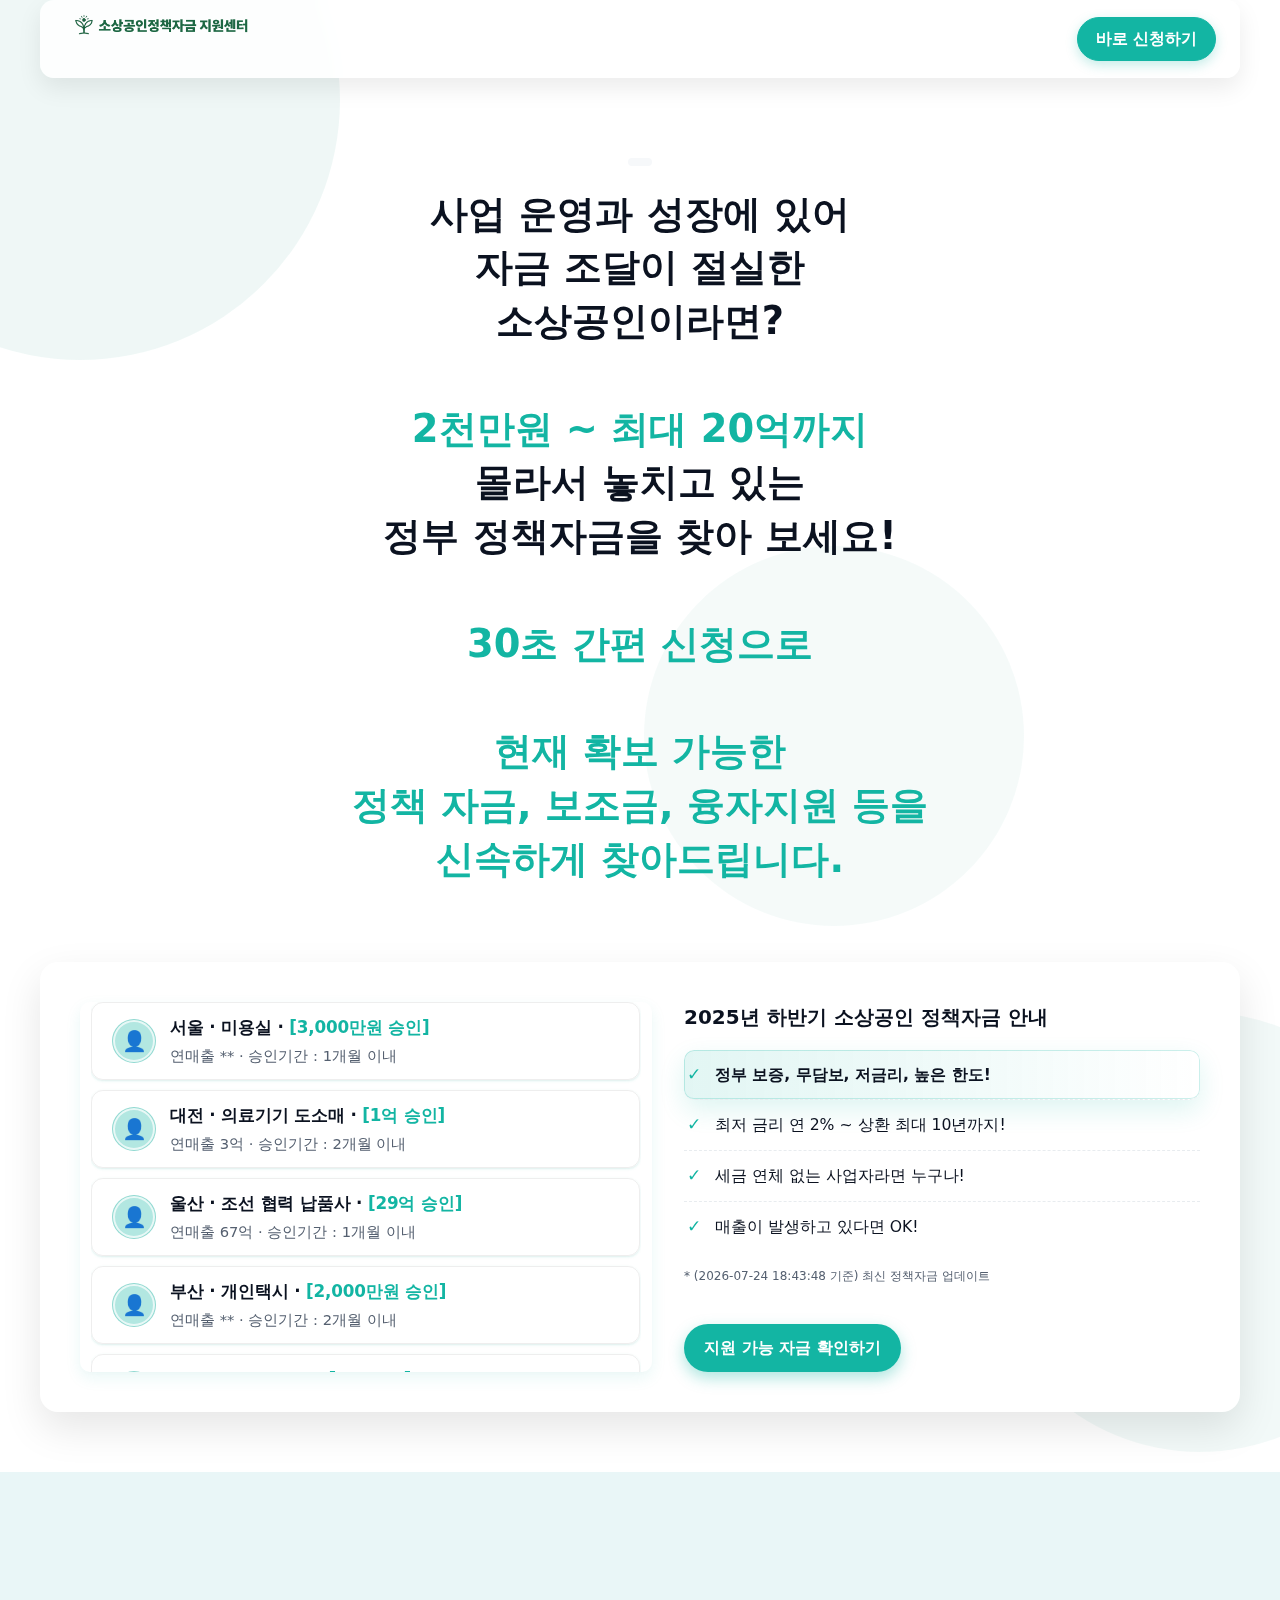
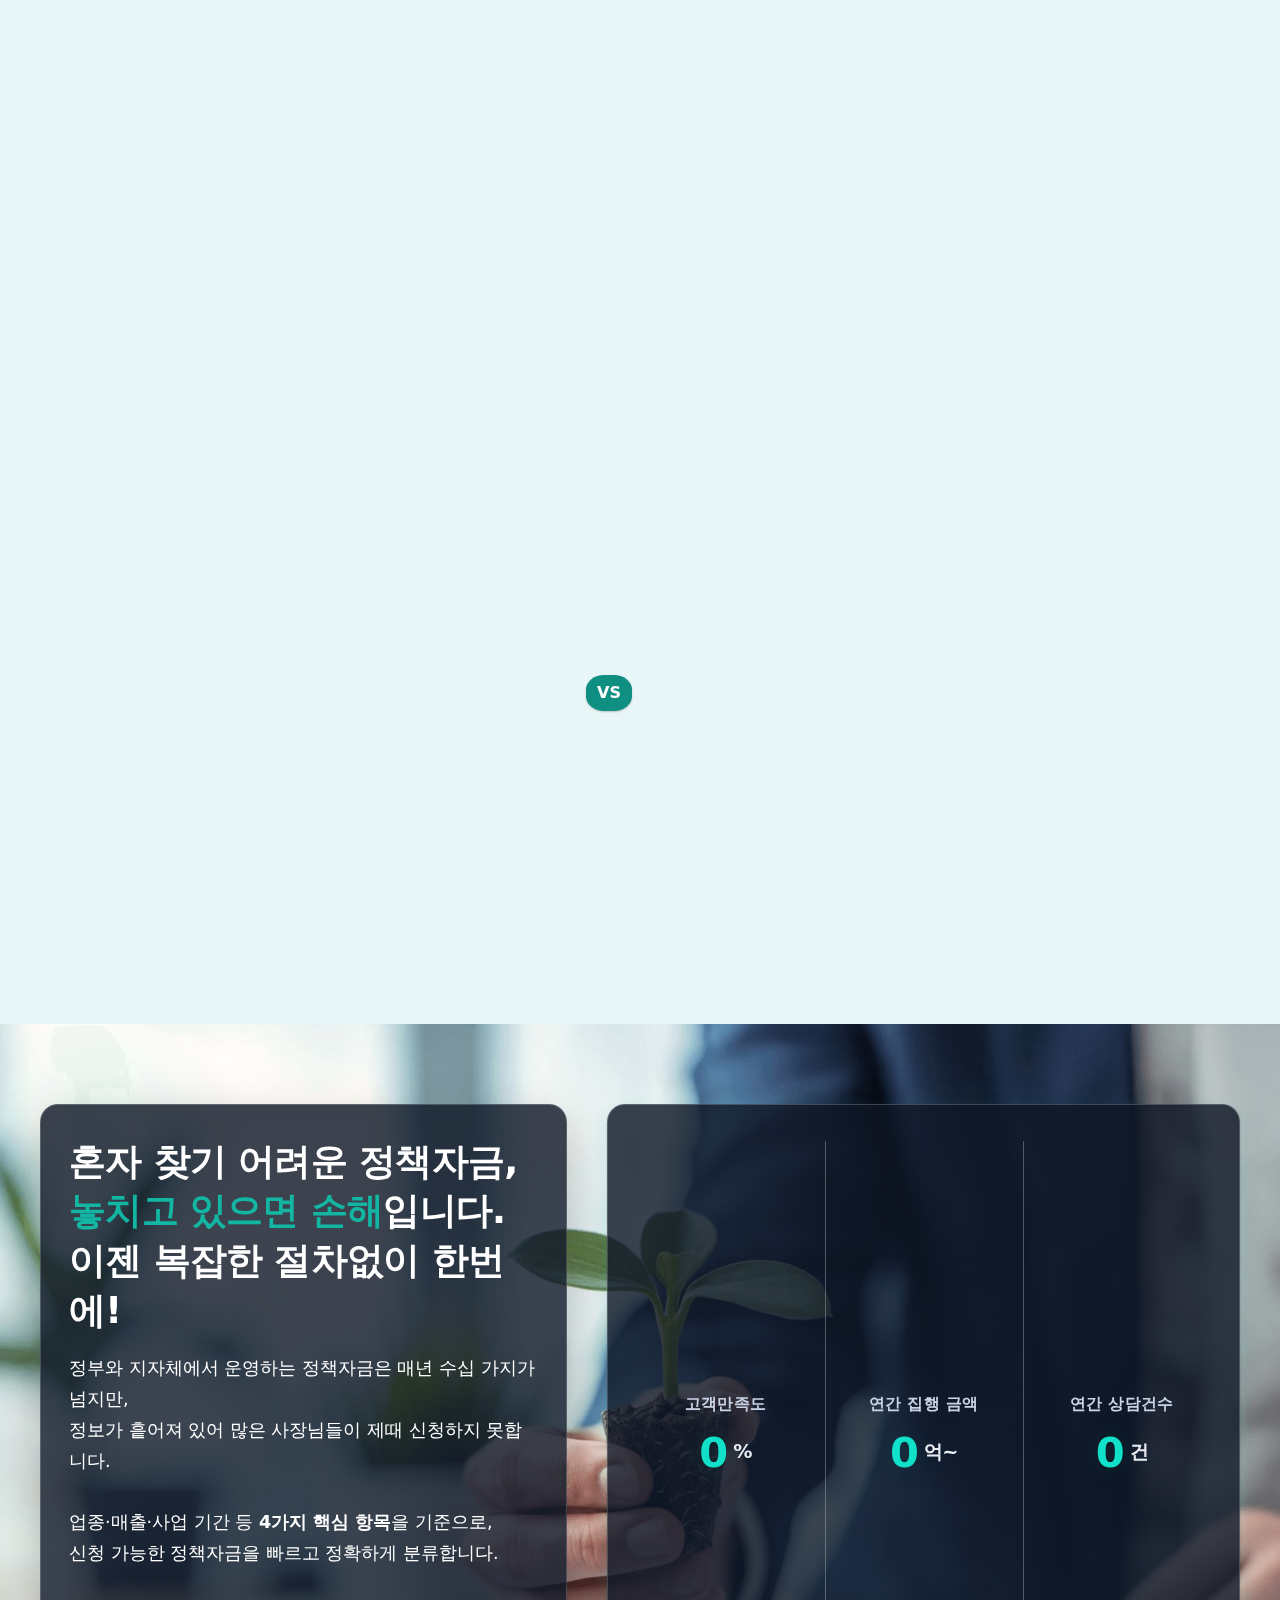
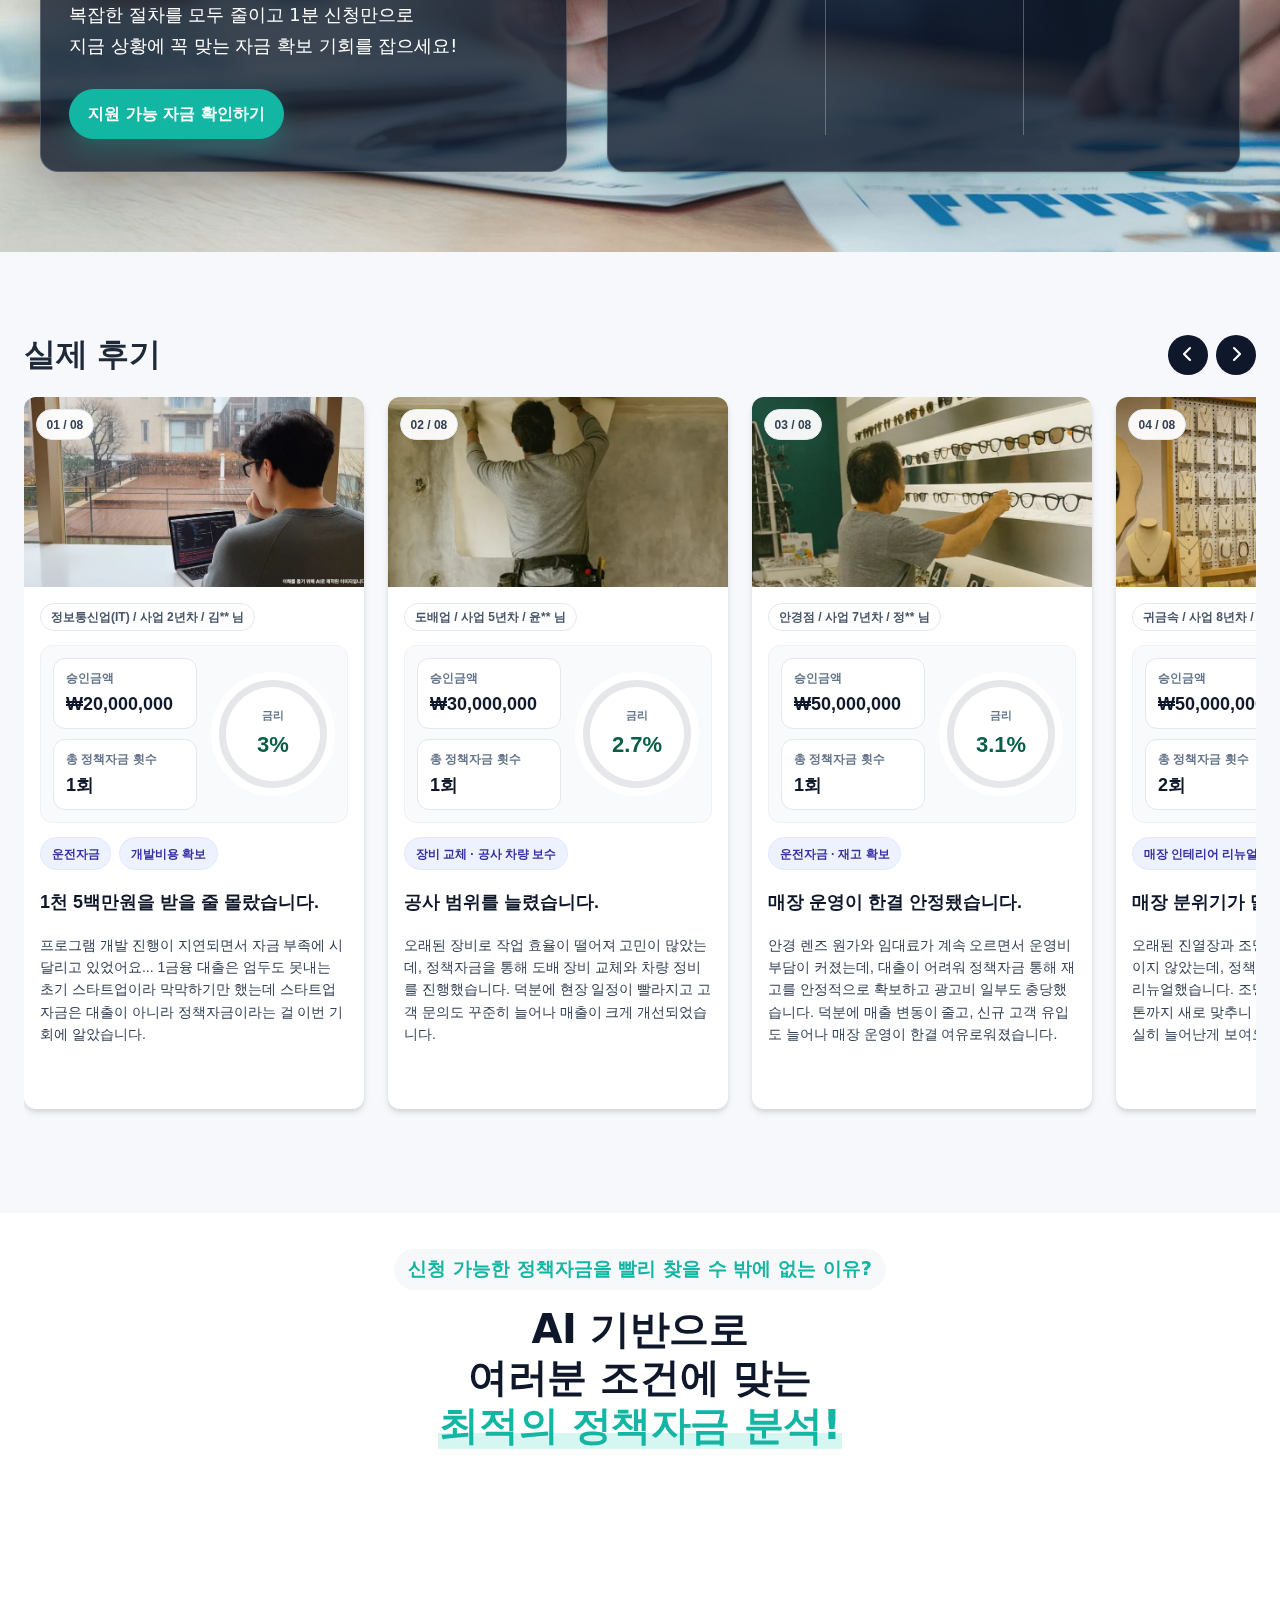
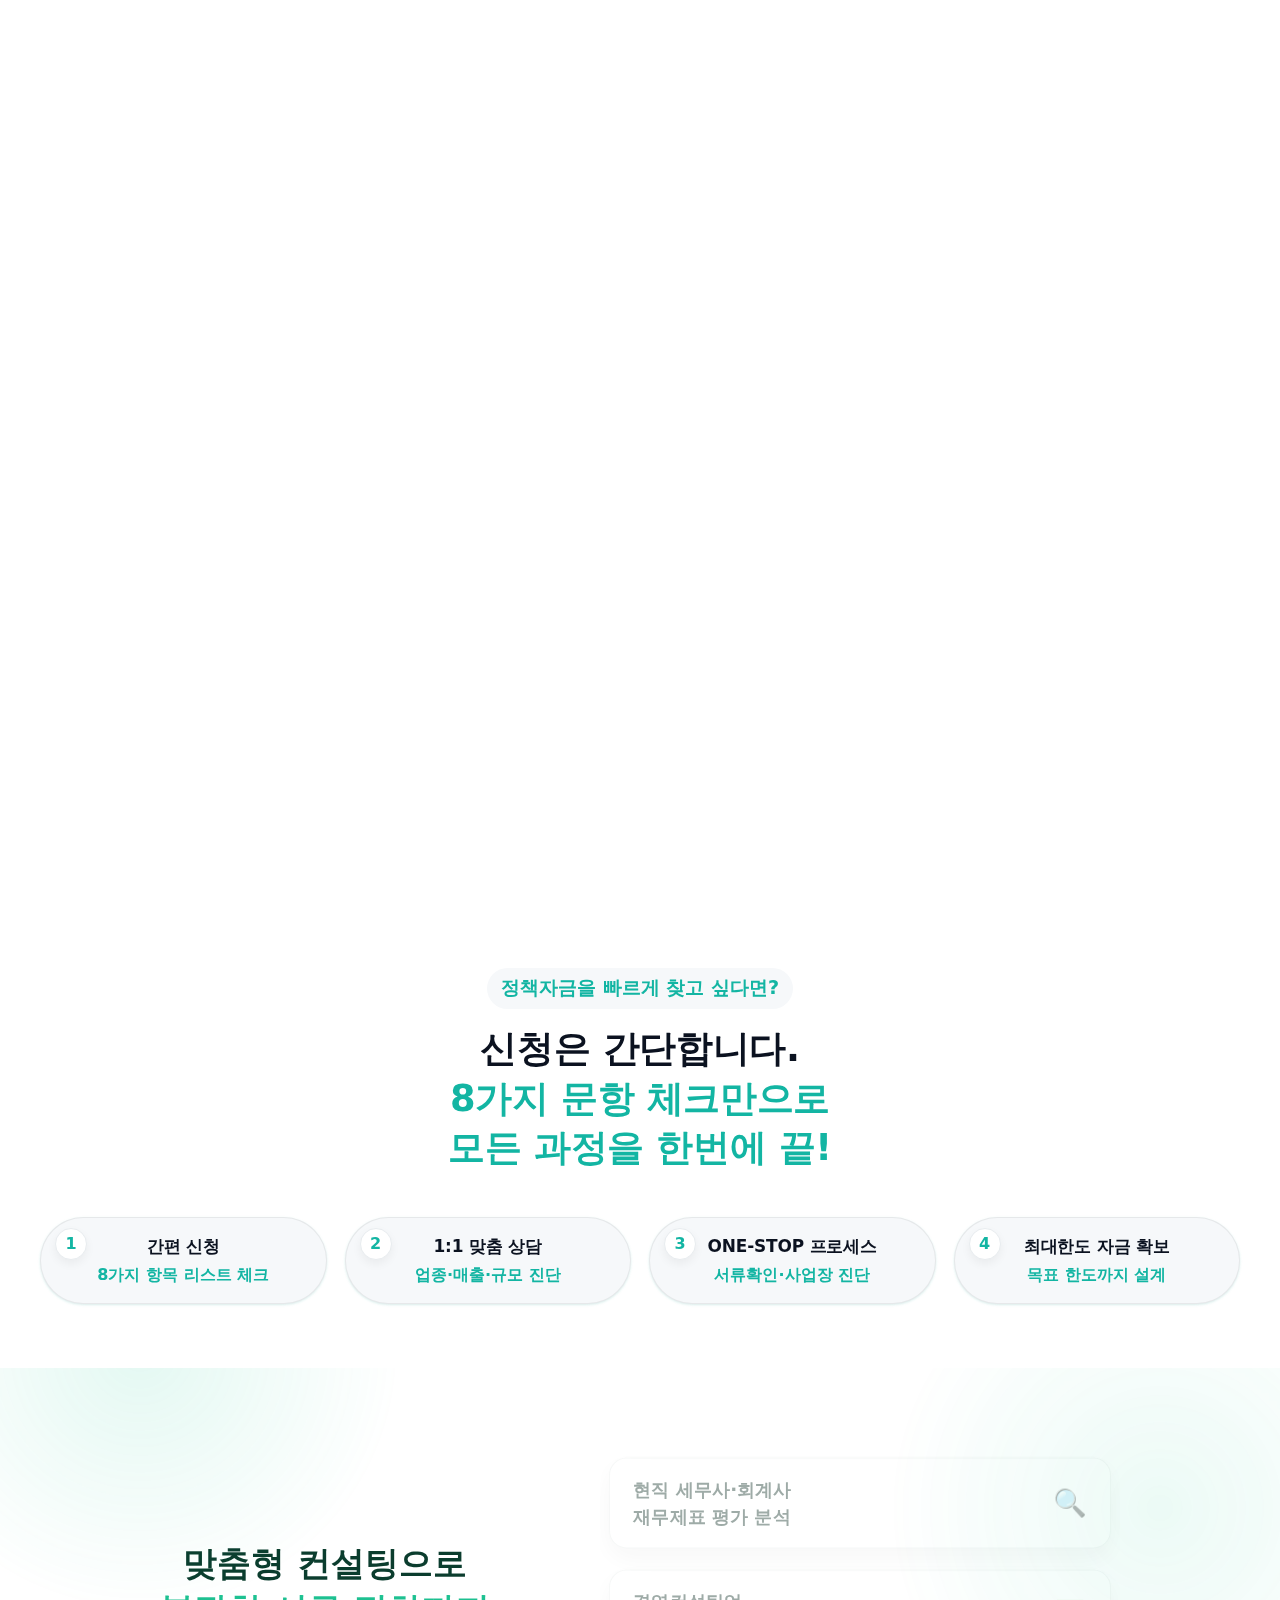
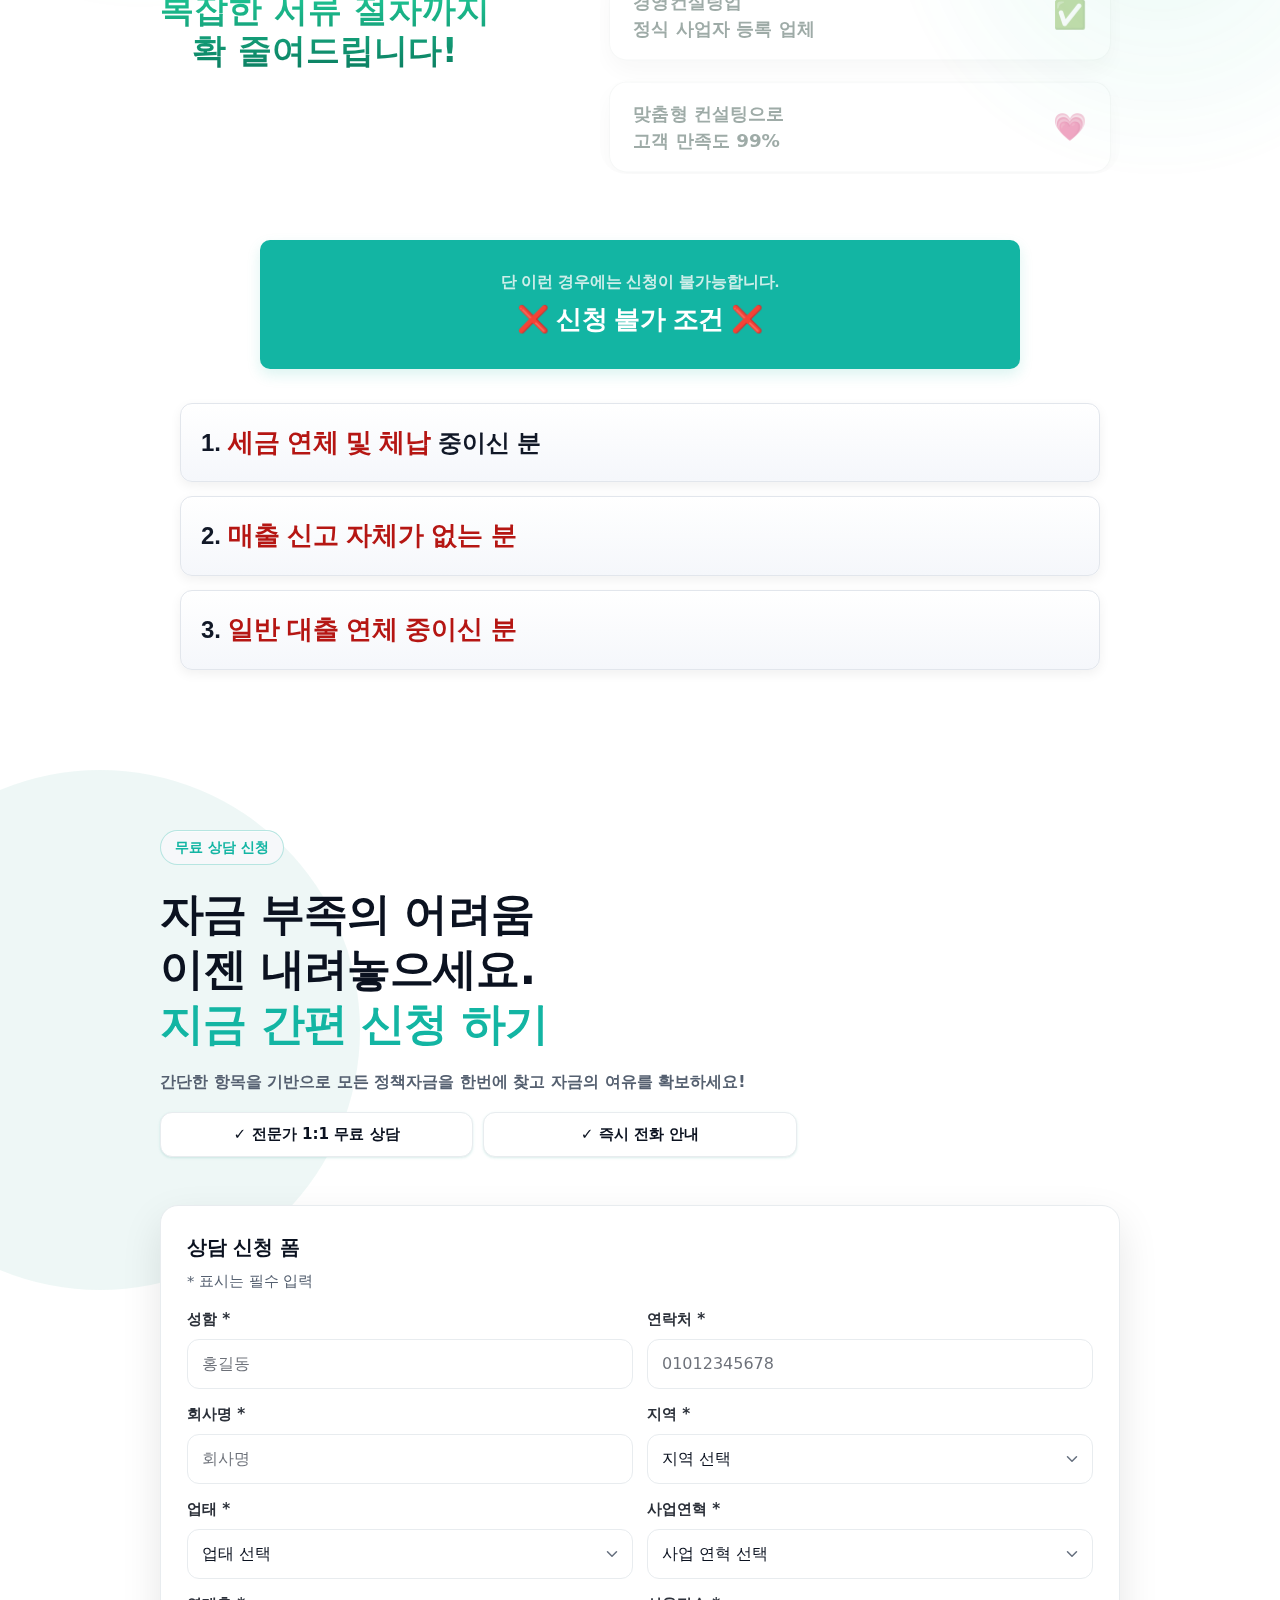
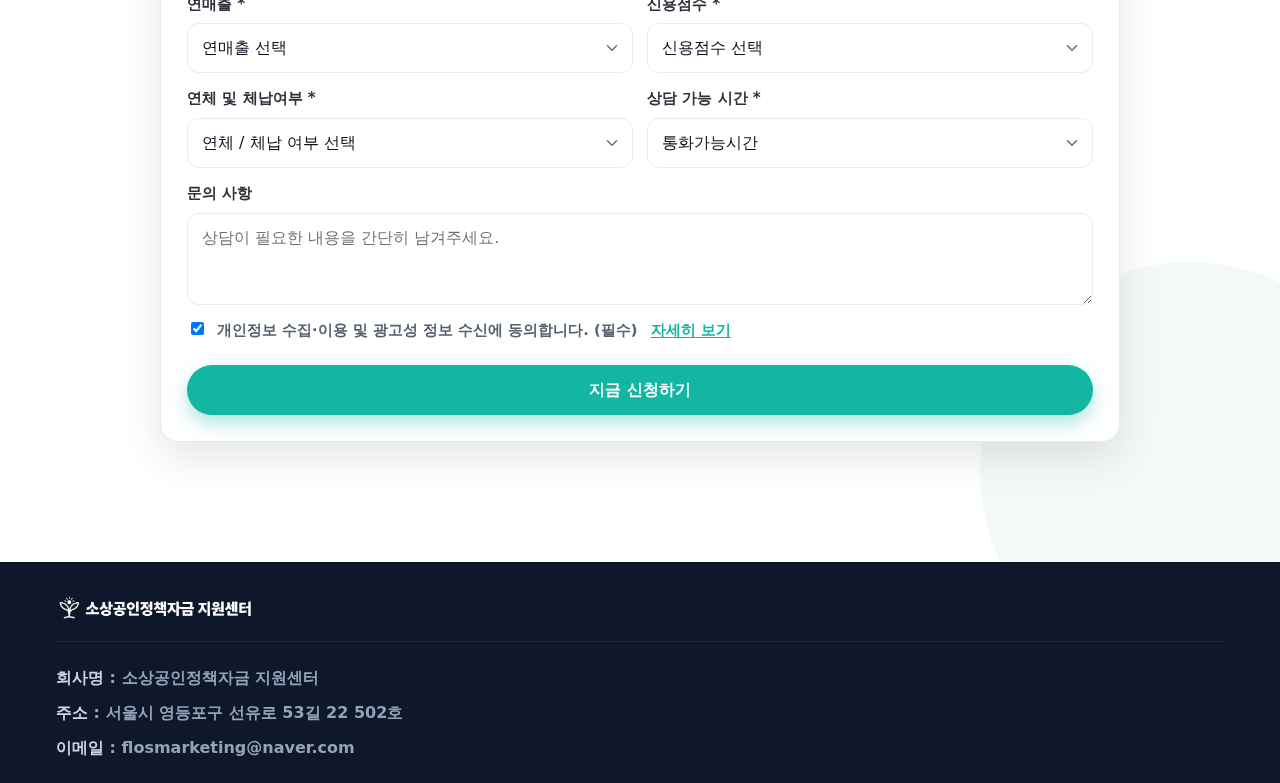
<file: consulting-dg-1.html>
<!doctype html>
<html lang="ko">
<head>
  <!-- ===== 기본 메타 ===== -->
  <meta charset="utf-8" />
  <meta http-equiv="x-ua-compatible" content="ie=edge" />
  <meta name="viewport" content="width=device-width, initial-scale=1, viewport-fit=cover" />
  <!-- ===== 소상공인정책자금 지원센터 |  ===== -->
<title>소상공인정책자금 지원센터</title>
<meta name="description" content="정책자금 승인율을 높이는 전문가 컨설팅! 운영자금이 부족한 소상공인을 위해, 조건별 맞춤형 정책자금을 빠르게 연결해드립니다." />
<meta name="format-detection" content="telephone=no, address=no, email=no" />
<meta name="theme-color" content="#13b5a3" />
<meta name="color-scheme" content="light dark" />

<!-- ===== SEO 기본 설정 ===== -->
<link rel="canonical" href="https://business-support.co,kr" />
<meta name="robots" content="index, follow, max-snippet:-1, max-image-preview:large, max-video-preview:-1" />
<meta name="keywords" content="소상공인정책자금, 정책자금지원센터, 소상공인대출, 정부정책자금, 소상공인지원사업, 소상공인 정책자금 신청, 정책자금 컨설팅, , 자금조달, 창업자금, 운전자금, 시설자금" />

<!-- ===== Open Graph (공유 미리보기) ===== -->
<meta property="og:type" content="website" />
<meta property="og:site_name" content="소상공인정책자금 지원센터" />
<meta property="og:title" content="소상공인정책자금 지원센터" />
<meta property="og:description" content="운영자금이 부족한 소상공인을 위해, 조건별 맞춤형 정책자금을 빠르게 연결해드립니다." />
<meta property="og:url" content="https://business-support.co,kr" />
<meta property="og:image" content="./img/thumb.jpg" />
<meta property="og:locale" content="ko_KR" />

<!-- ===== Twitter Card ===== -->
<meta name="twitter:card" content="summary_large_image" />
<meta name="twitter:title" content=" | 소상공인정책자금 지원센터" />
<meta name="twitter:description" content="운영자금이 부족한 소상공인을 위해, 조건별 맞춤형 정책자금을 빠르게 연결해드립니다." />
<meta name="twitter:image" content="./img/thumb.jpg" />

  <!-- ===== 파비콘 / PWA ===== -->
  <link rel="icon" type="image/png" sizes="32x32" href="./img/favicon-biz.png" />
  <link rel="icon" type="image/png" sizes="16x16" href="./img/favicon-biz.png" />
  <link rel="apple-touch-icon" sizes="180x180" href="./img/favicon-biz.png" />
  <meta name="apple-mobile-web-app-capable" content="yes" />
  <meta name="apple-mobile-web-app-status-bar-style" content="black-translucent" />

  <!-- ===== 성능(안전 옵션) ===== -->
  <link rel="preconnect" href="https://fonts.gstatic.com" crossorigin />
  <link rel="preconnect" href="https://fonts.googleapis.com" />
  <!-- 시스템 폰트 중심이지만, Pretendard 웹폰트를 쓸 경우만 아래 주석 해제
  <link href="https://fonts.googleapis.com/css2?family=Pretendard:wght@400;700;900&display=swap" rel="stylesheet">
  -->

  <!-- ===== 스타일 ===== -->
   <link href="./css/reset.css" rel="stylesheet" type="text/css" />
  <link href="./css/style.css" rel="stylesheet" type="text/css" />
    <link href="./css/ionicons.min.css" rel="stylesheet" />
      <link rel="stylesheet" href="https://cdn.jsdelivr.net/npm/@fortawesome/fontawesome-free@6.4.0/css/all.min.css">


<!-- Danggeun Market Code -->
<script src="https://karrot-pixel.business.daangn.com/0.4/karrot-pixel.umd.js"></script>
<script>
  window.karrotPixel.init('1764120430190435001');
  window.karrotPixel.track('ViewPage');
</script>
<!-- End Danggeun Market Code -->

<!-- Meta Pixel Code -->
<script>
!function(f,b,e,v,n,t,s)
{if(f.fbq)return;n=f.fbq=function(){n.callMethod?
n.callMethod.apply(n,arguments):n.queue.push(arguments)};
if(!f._fbq)f._fbq=n;n.push=n;n.loaded=!0;n.version='2.0';
n.queue=[];t=b.createElement(e);t.async=!0;
t.src=v;s=b.getElementsByTagName(e)[0];
s.parentNode.insertBefore(t,s)}(window, document,'script',
'https://connect.facebook.net/en_US/fbevents.js');
fbq('init', '690836940478119');
fbq('track', 'PageView');
</script>
<noscript><img height="1" width="1" style="display:none"
src="https://www.facebook.com/tr?id=690836940478119&ev=PageView&noscript=1"
/></noscript>
<!-- End Meta Pixel Code -->


</head>

<body>

<!-- ✅ 고정 헤더: 섹션을 분리하고 header 안에 topbar를 배치 (전체 코드 - 로테이트 텍스트를 로고 '아래칸'에 배치) -->
<section id="stickyTopbar" aria-label="상단 고정 헤더">



  <header class="topbar" role="banner">
    <div class="left" aria-live="polite">
    <img src="./img/1.png" id="logo-menu">

  <!-- Wordmark -->
  <!-- <text class="txt" x="38" y="25" fill="#0b1220">FitCase</text> -->
<!-- </svg> -->


      <!-- 2줄: 로테이트 텍스트 (로고 '아래칸') -->
      <div class="fade-rotator" aria-hidden="true">
        <div class="line">자금이 필요한 소상공인을 위한</div>
        <div class="line"><b>정책자금 지원 파트너</b></div>
      </div>
      <!-- 스크린리더용 고정 텍스트가 필요하면 아래 주석 해제
      <span class="sr-only">법무법인·법무사 전용, 개인회생·파산 DB 파트너</span> -->
    </div>
    <a class="tel" href="#form_e12">바로 신청하기</a>


  </header>


</section>





<!-- ✅ 본문 히어로: 기존 섹션에서 topbar 제거, 나머지 그대로 -->
<section id="legalDBHero" aria-label="개인회생·파산 실시간 DB 공급">


  <!-- 🔹 버블 요소 -->
  <span aria-hidden="true" class="bg-bubble b1"></span>
  <span aria-hidden="true" class="bg-bubble b2"></span>
  <span aria-hidden="true" class="bg-bubble b3"></span>

  <div class="wrap">
    <!-- (topbar는 별도 #stickyTopbar 섹션으로 분리됨) -->
    <div class="headline">
      <div class="tag"></div>
<h2>
사업 운영과 성장에 있어<br>
자금 조달이 절실한<br>소상공인이라면?<br><br>

<b>2천만원 ~ 최대 20억까지</b><br>
몰라서 놓치고 있는<br>
정부 정책자금을 찾아 보세요!<br><br>

<b>30초 간편 신청으로<br><br>
현재 확보 가능한<br>
정책 자금, 보조금, 융자지원 등을<br>
신속하게 찾아드립니다.</b>


<style>
  .call-btn{
    display:inline-block;padding:.5rem .8rem;border-radius:12px;
    background:#10b981;color:#fff;text-decoration:none;font-weight:700;font-size:24px;
  }
  .call-btn:hover{filter:brightness(.95)}
</style>


</h2><br>

    </div>

    <div class="content">
      <div class="left">
        <div class="dbStack" aria-live="polite">
          <div class="dbTrack"></div>
        </div>
        <!-- <div class="bubble bubble1">실시간 유입</div>
        <div class="bubble bubble2">중복 제거</div>
        <div class="bubble bubble3">전환율 상위</div> -->
      </div>

      <div class="right">
        <div>
          <hr class="border1" style="width:100%;border:1px solid #00000012;margin:20px 0;">
          <h3>2025년 하반기 소상공인 정책자금 안내</h3>
          <ul>
            <li>정부 보증, 무담보, 저금리, 높은 한도!</li>
            <li>최저 금리 연 2% ~ 상환 최대 10년까지!</li>
            <li>세금 연체 없는 사업자라면 누구나!</li>
            <li>매출이 발생하고 있다면 OK!</li>
          </ul>
         <small id="legalNotice"
       data-extra=" 최신 정책자금 업데이트"
       style="color:var(--muted); display:block; margin-top:15px; font-size:.75rem;">
  * 
  <span class="ts" aria-live="polite"></span>
  <span class="extra"></span>
</small>

        </div>
        <div class="actions">
          <a class="btn-fill" href="#form_e12">지원 가능 자금 확인하기</a>
        </div>
      </div>
    </div>
  </div>

 


</section>



<!-- <section id="eventList1">


  <div class="hero">

    <div class="points" aria-label="핵심 포인트">
      <div class="wrap" style="grid-template-columns: repeat(1, 1fr);">
       
        <div class="col">
          <div class="label">단 이런 경우에는 신청이 불가능합니다.</div>
          <div class="value" >❌ 신청 불가 조건 ❌</div>
        </div>

      </div>
    </div>
  </div>

  <div class="item">
    <div class="txt">1. <strong>세금 연체 및 체납</strong> 중이신 분</div>
  </div>

  <div class="item">
    <div class="txt">2. <strong>매출 신고 자체가 없는 분</strong></div>
  </div>

  <div class="item">
    <div class="txt">3. <strong>일반 대출 연체 중이신 분</strong></div>
  </div>

</section> -->


<section id="carCompare">
  <style>
    /* ================= Scope: #carCompare only ================= */
    #carCompare {
      font-family: "Pretendard", "Noto Sans KR", system-ui, -apple-system, Segoe UI, Roboto, sans-serif;
      background: #e9f6f7;
      padding: 60px 20px 80px;
      text-align: center;
      color: #1a1a1a;

      /* 애니메이션 토큰 */
      --ease: cubic-bezier(.22,.61,.36,1);
      --dur: 700ms;
    }

    /* ====== 상단 배지(첨부 이미지 스타일) ====== */
    #carCompare .title{
      display:inline-block;
      font-size:13.5px;
      font-weight:700;
      color:#098b7f;
      background:#fff;
      border:1px solid #c7f4ea;
      padding:8px 14px;
      border-radius:999px;
      letter-spacing:.2px;
      margin-bottom:14px;
    }

    /* ====== 대 타이틀 (3줄 + 민트 하이라이트) ====== */
    #carCompare .subTitle{
      font-size:36px;
      line-height:1.28;
      font-weight:900;
      color:#10161b;
      margin:0 auto 18px;
      letter-spacing:-.2px;
      max-width:820px;
    }
    #carCompare .subTitle .hl{
      position:relative;
      color:#0fb3a2; /* 민트 텍스트 */
      display:inline-block;
      padding:0 4px;
      z-index:0;
    }
    #carCompare .subTitle .hl::after{
      content:"";
      position:absolute;
      left:-6px; right:-6px; bottom:6px;
      height:16px;
      background:#aef4e9;  /* 민트 하이라이트 바 */
      border-radius:6px;
      z-index:-1;
      opacity:.9;
    }

    /* ====== 본문 두 단락(첨부 이미지 톤) ====== */
    #carCompare .desc{
      max-width:720px;
      margin:0 auto 36px;
      color:#0f1720;
      font-size:17px;
      line-height:1.8;
      font-weight:700;
    }
    #carCompare .desc p{margin:0 0 10px}
    #carCompare .desc p:last-child{margin-bottom:0}

    /* ===== 2열 카드 중앙 정렬 ===== */
    #carCompare .compare-wrap {
      position: relative;
      display: flex;
      justify-content: center; /* 전체를 가운데 정렬 */
      align-items: center;
      gap: 0;
      margin: 0 auto 56px;
      max-width: 900px;
      perspective: 1000px; /* 3D 살짝 */
    }

    #carCompare .box {
      position: relative;
      border-radius: 18px;
      padding: 36px 30px 32px;
      background: #f5f5f5;
      text-align: left;
      height: 280px;

      /* ▼▼ 세로 가운데 정렬 핵심 ▼▼ */
      display: flex;
      flex-direction: column;
      justify-content: center;   /* 자식(h3, ul) 묶음 세로 가운데 */

      transform-style: preserve-3d;
      will-change: transform, opacity, filter;
    }

    #carCompare .box.loan {
      box-shadow: 0 6px 14px rgba(0, 0, 0, 0.06), 0 20px 40px rgba(0, 0, 0, 0.05);
      border-top-right-radius: 0;
      border-bottom-right-radius: 0;
    }

    #carCompare .box.policy {
      background: #0b7a70;
      color: #fff;
      height: 390px;
      box-shadow: 0 5px 9px rgb(12 122 112), 0 10px 20px rgba(0, 0, 0, 0.22);
      padding: 42px 34px 36px 54px;
      transform: translateY(-2px);
      overflow: hidden; /* 하이라이트 스윕용 */
    }

    #carCompare .box h3 {
      font-size: 30px;
      font-weight: 800;
      margin: 0 0 22px;
      letter-spacing: 0.4px;
    }

    #carCompare .box.loan h3 {
      color: #7a8a96;
    }

    #carCompare ul {
      list-style: none;
      margin: 0;
      padding: 0;
      font-size: 19px;
      line-height: 240%;
    }

    #carCompare li {
      display: flex;
      align-items: center;
      gap: 10px;
      will-change: transform, opacity;
    }

    #carCompare .loan li::before {
      content: "●";
      font-size: 8px;
      color: #adb8c3;
      border: 2px solid #adb8c3;
      width: 10px;
      height: 10px;
      border-radius: 50%;
      display: inline-flex;
      align-items: center;
      justify-content: center;
    }

    #carCompare .policy li::before {
      content: "✓";
      font-weight: 900;
      font-size: 13px;
      color: #bffff1;
      width: 18px;
      height: 18px;
      border-radius: 50%;
      background: rgba(255, 255, 255, 0.15);
      display: inline-flex;
      align-items: center;
      justify-content: center;
      box-shadow: inset 0 0 0 2px rgba(255, 255, 255, 0.22);
    }

    /* ===== VS 배지: 경계선 중앙 ===== */
    #carCompare .vs {
      position: absolute;
      top: 50%;
      left: 46.6%;
      transform: translate(-50%, -50%);
      width: 46px;
      height: 36px;
      border-radius: 40%;
      background: #0f8e82;
      color: #fff;
      font-weight: 800;
      font-size: 16px;
      display: flex;
      align-items: center;
      justify-content: center;
      z-index: 3;
      box-shadow: 0 1px 2px rgba(0, 0, 0, 0.22), 0 0 0 2px #e9f6f7;
      will-change: transform, opacity;
    }

    #carCompare .bottom {
      font-size: 22px;
      font-weight: 800;
      color: #303a44;
      will-change: transform, opacity;
    }

    #carCompare .bottom .em {
      color: #1f6dff;
    }

    @media (max-width: 860px) {
      #carCompare .subTitle{font-size:30px}
      #carCompare .compare-wrap {
        flex-direction: column;
        gap: 10px;
      }
      #carCompare .vs {
        position: absolute;
        left: 50%;
        top: calc(42%);
        transform: translate(-50%, -50%);
      }
      #carCompare .box.loan { border-radius: 18px; }
      #carCompare .box.policy { border-radius: 18px; }
    }

    /* ==================== 등장/강조 효과 (반복 재생 가능) ==================== */
    #carCompare .reveal { opacity: 0; transform: translateY(16px) scale(.98); filter: blur(6px); }
    #carCompare.in .reveal {
      opacity: 1; transform: translateY(0) scale(1); filter: blur(0);
      transition: opacity var(--dur) var(--ease), transform var(--dur) var(--ease), filter calc(var(--dur) + 120ms) var(--ease);
      transition-delay: var(--d, 0ms);
    }

    @keyframes pop-in {
      0%   { transform: translate(-50%,-50%) scale(.6); opacity: 0; filter: blur(3px); }
      60%  { transform: translate(-50%,-50%) scale(1.08); opacity: 1; }
      100% { transform: translate(-50%,-50%) scale(1);   filter: blur(0); }
    }
    #carCompare.in .vs { animation: pop-in 640ms var(--ease) forwards; animation-delay: 220ms; }

    #carCompare .box.policy::before{
      content:""; position:absolute; inset:0;
      background:linear-gradient(115deg, rgba(255,255,255,0) 30%, rgba(255,255,255,.28) 48%, rgba(255,255,255,0) 66%);
      transform:translateX(-130%) skewX(-12deg); pointer-events:none;
    }
    @keyframes sweep{ 0%{transform:translateX(-130%) skewX(-12deg)} 100%{transform:translateX(150%) skewX(-12deg)} }
    @keyframes pulseShadow{
      0%,100% { box-shadow:0 5px 9px rgba(12,122,112,1), 0 10px 20px rgba(0,0,0,.22) }
      50%     { box-shadow:0 12px 22px rgba(12,122,112,.85), 0 24px 50px rgba(0,0,0,.28) }
    }
    #carCompare.in .box.policy{ transform:translateY(-2px) scale(1.02); animation:pulseShadow 1600ms ease-in-out 320ms 2 both }
    #carCompare.in .box.policy::before{ animation:sweep 1100ms cubic-bezier(.11,.61,.28,.95) 380ms both }

    #carCompare .list-l>li { transform:translateX(-14px); opacity:0; filter:blur(6px) }
    #carCompare .list-r>li { transform:translateX(14px);  opacity:0; filter:blur(6px) }
    #carCompare.in .list-l>li, #carCompare.in .list-r>li {
      transform:none; transition:transform var(--dur) var(--ease), opacity var(--dur) var(--ease), filter var(--dur) var(--ease);
      opacity:1; filter:none; transition-delay:var(--d,0ms);
    }

    @media (prefers-reduced-motion: reduce){
      #carCompare .reveal, #carCompare .vs, #carCompare .box.policy, #carCompare .box.policy::before,
      #carCompare .list-l>li, #carCompare .list-r>li {
        transition:none !important; animation:none !important; filter:none !important; transform:none !important; opacity:1 !important;
      }
    }
  </style>

  <!-- ====== 상단 카피 (첨부 이미지 문구로 교체) ====== -->
  <div class="title reveal" style="--d:40ms">소상공인정책지원만의 특별한 장점</div>

  <div class="subTitle reveal" style="--d:100ms">
    사업기간이 짧거나<br>
    매출이 낮아도<br>걱정마세요!<br><br>
    일반 대출과 달리<br><span class="hl">정책자금은 가능합니다!</span>
  </div>

  <div class="desc reveal" style="--d:140ms">
    <p>자금 조달이 어려운<br>소상공인을 위해<br>정부가 보증하는 제도로<br><br>일반 대출에선 어려운<br>혜택을 받을 수 있습니다.</p>
  </div>

  <!-- ====== 이하 비교 영역은 기존 유지 ====== -->
  <div class="compare-wrap">
    <div class="box loan reveal" style="--d:200ms">
      <h3>일반 대출</h3>
      <ul class="list-l" style="font-size:1rem;">
        <li style="--d:260ms;">부족한 매출로 거절</li>
        <li style="--d:320ms;">적은 한도</li>
        <li style="--d:380ms;">짧은 업력으로 신용미달</li>
        <li style="--d:440ms;">담보・보증 필수</li>
      </ul>
    </div>

    <div class="vs">VS</div>

    <div class="box policy reveal" style="--d:240ms">
      <h3>정책 자금</h3>
      <ul class="list-r">
        <li style="--d:300ms;">매출이 적어도 가능!</li>
<li style="--d:360ms;">높은 한도</li>
<li style="--d:420ms;">여러 번 신청·지원 가능!</li>
<li style="--d:480ms;">무담보, 정부 보증</li>
<li style="--d:480ms;">저신용자 접수가능</li>

      </ul>
    </div>
  </div>



</section>





<section id="late-response" aria-label="지원제도 안내 및 실적">
  <style>
    /* ===== Design Tokens ===== */
    #late-response{
      /* colors */
      --mint:#13b5a3;
      --mint-2:#11a292;
      --ink:#0b1220;
      --panel:#0e1625;         /* 다크 패널 */
      --panel-2:#111c2d;
      --line:rgba(255,255,255,.18);
      --white:#fff;

      /* effects */
      --radius:18px;
      --shadow:0 20px 50px rgba(0,0,0,.25);
      --soft:0 1px 2px rgba(0,0,0,.18), 0 6px 18px rgba(19,181,163,.14);

      position:relative;
      padding:80px 20px;
      color:var(--white);
      font-family:Pretendard,"Noto Sans KR",system-ui,-apple-system,Segoe UI,Roboto,sans-serif;
      overflow:hidden;
      background:
        radial-gradient(1200px 600px at 85% -10%, rgba(19,181,163,.10), transparent 60%),
        radial-gradient(900px 480px at -10% 30%, rgba(19,181,163,.08), transparent 60%),
        linear-gradient(180deg, #0a0f1a 0%, #0b1220 100%);
    background:url('./img/second-bg.jpg') center/cover no-repeat;
      isolation:isolate;
    }

    /* subtle mint dots */
    #late-response::before{
      content:""; position:absolute; inset:0; pointer-events:none; z-index:0;
      background:
        radial-gradient(220px 220px at 8% 16%, rgba(19,181,163,.12), rgba(19,181,163,0) 70%),
        radial-gradient(200px 200px at 92% 70%, rgba(19,181,163,.10), rgba(19,181,163,0) 70%);
      opacity:.85;
    }

    /* layout */
    #late-response .lr-container{
      position:relative; z-index:1;
      max-width:1200px; margin:0 auto;
      display:grid; grid-template-columns:1fr 1.2fr; gap:40px;
    }
    @media (max-width:900px){
      #late-response{ padding:64px 16px; }
      #late-response .lr-container{ grid-template-columns:1fr; gap:28px; }
    }

    /* text area */
    #late-response .lr-card{
      background:linear-gradient(180deg, #0e1625cf 0%, #111c2dcc 100%);
      border:1px solid var(--line);
      border-radius:var(--radius);
      box-shadow:var(--shadow);
      padding:32px clamp(18px,3.5vw,28px);
    }

    #late-response .lr-title{
      margin:0 0 18px;
      font-size:clamp(1.6rem,3.2vw,2.3rem);
      line-height:1.35; font-weight:900; letter-spacing:-.02em;
    }
    #late-response .lr-title b{ color:var(--mint); }

    #late-response .lr-desc{ margin-top:8px; }
    #late-response .lr-desc p{
      margin:10px 0;
      font-size:clamp(1rem,1.4vw,1.1rem);
      line-height:1.75;
      color:#fff;
    }

    /* stat strip (PC: row / Mobile: column) */
    #late-response .lr-stats{
      display:flex; align-items:stretch; justify-content:space-between; gap:0;
      background:linear-gradient(180deg, #0e1625cf 0%, #111c2dcc 100%);
      border:1px solid var(--line);
      border-radius:var(--radius);
      box-shadow:var(--soft);
      padding:18px;
    }
    #late-response .lr-stat{
      flex:1 1 0; display:flex; flex-direction:column; align-items:center; justify-content:center;
      padding:16px 12px; text-align:center; position:relative;
    }
    /* white separators only on PC */
    @media (min-width:900px){
      #late-response .lr-stat + .lr-stat::before{
        content:""; position:absolute; left:0; top:18px; bottom:18px; width:1px;
        background:rgba(255,255,255,.28);
      }
    }

    #late-response .lr-stat .label{
      font-size:.98rem; font-weight:800; letter-spacing:.02em; color:#c9d3e6; margin-bottom:6px;
    }
    #late-response .lr-stat .num{
      font-weight:900; letter-spacing:-.02em;
      font-size:clamp(1.8rem,4vw,2.6rem);
      color:#11e1c9;
      text-shadow:0 0 24px rgba(19,181,163,.15);
      display:flex; align-items:center; gap:6px;
    }
    #late-response .lr-stat .unit{
      font-weight:900; color:#f3f6fb; opacity:.95; font-size:clamp(1rem,2.2vw,1.2rem);
    }
    #late-response .lr-stat .hint{
      margin-top:6px; font-size:.85rem; color:#9fb8b4;
    }

    /* mobile: stack vertically with gaps, no separators */
    @media (max-width:900px){
      #late-response .lr-stats{ flex-direction:column; gap:10px; padding:14px; }
      #late-response .lr-stat{ border:none; background:rgba(255,255,255,.02); border-radius:12px; }
    }

    /* entrance motion (reduced-motion aware) */
    @keyframes fadeUp{ from{ transform:translateY(12px); opacity:0 } to{ transform:none; opacity:1 } }
    #late-response .lr-card, #late-response .lr-stats{ animation:fadeUp .6s ease-out both; }
    #late-response .lr-stats{ animation-delay:.08s; }
    @media (prefers-reduced-motion:reduce){
      #late-response .lr-card, #late-response .lr-stats{ animation:none; }
    }

    /* CTA (선택) – 이미지 톤 참고해 라운드 버튼 */
    #late-response .lr-cta{
      margin-top:18px; display:inline-flex; align-items:center; gap:10px;
      padding:12px 18px; border-radius:999px; border:1.5px solid var(--mint);
      color:#fff; text-decoration:none; font-weight:900; background:var(--mint);
      box-shadow:0 10px 24px rgba(19,181,163,.28);
      transition:transform .18s ease, box-shadow .18s ease, background-color .18s ease, border-color .18s ease;
    }
    #late-response .lr-cta:hover{
      background:var(--mint-2); border-color:var(--mint-2); transform:translateY(-1px);
      box-shadow:0 16px 34px rgba(19,181,163,.36);
    }
  </style>

  <div class="lr-container">
    <!-- Copy Card -->
    <div class="lr-card">
<h2 class="lr-title">
  혼자 찾기 어려운 정책자금,<br>
  <b>놓치고 있으면 손해</b>입니다.<br>
  이젠 복잡한 절차없이 한번에!

</h2>

<div class="lr-desc">
  <p>
    정부와 지자체에서 운영하는 정책자금은 매년 수십 가지가 넘지만,<br>
    정보가 흩어져 있어 많은 사장님들이 제때 신청하지 못합니다.<br><br>

    업종·매출·사업 기간 등 <b>4가지 핵심 항목</b>을 기준으로,<br>
    신청 가능한 정책자금을 빠르고 정확하게 분류합니다.<br>
    <br>
    복잡한 절차를 모두 줄이고 1분 신청만으로<br>
    지금 상황에 꼭 맞는 자금 확보 기회를 잡으세요!
  </p>
</div>

<a href="#form_e12" class="lr-cta">지원 가능 자금 확인하기</a>
    </div>

    <!-- Stats (row on PC, column on mobile) -->
    <div class="lr-stats" role="list" aria-label="누적 실적">
      <div class="lr-stat" role="listitem">
        <div class="label">고객만족도</div>
        <div class="num">
          <span class="count" data-target="92">0</span><span class="unit">%</span>
        </div>
        <!-- <div class="hint" aria-hidden="true">최근 24h 기준 포함</div> -->
      </div>
      <div class="lr-stat" role="listitem">
        <div class="label">연간 집행 금액</div>
        <div class="num">
          <span class="count" data-target="38">0</span><span class="unit">억~</span>
        </div>
        <!-- <div class="hint" aria-hidden="true">중복·허수 제거 후</div> -->
      </div>
      <div class="lr-stat" role="listitem">
        <div class="label">연간 상담건수</div>
        <div class="num">
          <span class="count" data-target="15268">0</span><span class="unit">건</span>
        </div>
        <!-- <div class="hint" aria-hidden="true">문의 기준</div> -->
      </div>
    </div>
  </div>


</section>



<section id="nb4">


  <div class="nb4-container">
    <div class="nb4-head">
      <h2 class="nb4-title">실제 후기</h2>
      <div class="nb4-nav-group">
        <button id="nb4Prev" class="nb4-btn" aria-label="이전"><i class="fas fa-chevron-left"></i></button>
        <button id="nb4Next" class="nb4-btn" aria-label="다음"><i class="fas fa-chevron-right"></i></button>
      </div>
    </div>

    <div id="nb4Slider" class="nb4-slider-container">
      <div class="nb4-slider-wrapper">

        <!-- 카드 1 -->
        <a class="nb4-product-slide" >
          <div class="case-media">
            <img class="case-img" src="./img/h9.jpg" alt="소상공인 정책자금 후기 썸네일 - 음식점 운영자">
            <span class="media-pin">01 / 08</span>
          </div>
          <article class="case-card">
            <div class="case-top"><span class="case-pin">정보통신업(IT) / 사업 2년차 / 김** 님</span></div>
            <div class="kpi-band">
              <div class="kpi-stack">
                <div class="kpi-box"><span class="kpi-label">승인금액</span><span class="kpi-value">₩20,000,000</span></div>
                <div class="kpi-box"><span class="kpi-label">총 정책자금 횟수</span><span class="kpi-value">1회</span></div>
              </div>
              <div class="rate-ring" data-rate="97">
                <div class="ring-inner">
                  <div class="ring-label">금리</div>
                  <div class="ring-val">3%</div>
                </div>
              </div>
            </div>
            <div class="badges"><span class="badge">운전자금</span><span class="badge">개발비용 확보</span></div>
            <h3 class="case-title">1천 5백만원을 받을 줄 몰랐습니다.</h3>
            <p class="case-desc">프로그램 개발 진행이 지연되면서 자금 부족에 시달리고 있었어요... 1금융 대출은 엄두도 못내는 초기 스타트업이라 막막하기만 했는데 스타트업 자금은 대출이 아니라 정책자금이라는 걸 이번 기회에 알았습니다.</p>
          </article>
        </a>

        <!-- 카드 2 -->
        <a class="nb4-product-slide" >
          <div class="case-media">
            <img class="case-img" src="./img/b3.jpg" alt="소상공인 정책자금 후기 썸네일 - 도배업 대표">
            <span class="media-pin">02 / 08</span>
          </div>
          <article class="case-card">
            <div class="case-top"><span class="case-pin">도배업 / 사업 5년차 / 윤** 님</span></div>
            <div class="kpi-band">
              <div class="kpi-stack">
                <div class="kpi-box"><span class="kpi-label">승인금액</span><span class="kpi-value">₩30,000,000</span></div>
                <div class="kpi-box"><span class="kpi-label">총 정책자금 횟수</span><span class="kpi-value">1회</span></div>
              </div>
              <div class="rate-ring" data-rate="97">
                <div class="ring-inner">
                  <div class="ring-label">금리</div>
                  <div class="ring-val">2.7%</div>
                </div>
              </div>
            </div>
            <div class="badges"><span class="badge">장비 교체 · 공사 차량 보수</span></div>
            <h3 class="case-title">공사 범위를 늘렸습니다.</h3>
            <p class="case-desc">오래된 장비로 작업 효율이 떨어져 고민이 많았는데, 정책자금을 통해 도배 장비 교체와 차량 정비를 진행했습니다. 덕분에 현장 일정이 빨라지고 고객 문의도 꾸준히 늘어나 매출이 크게 개선되었습니다.</p>
          </article>
        </a>

        <!-- 카드 3 -->
        <a class="nb4-product-slide" >
          <div class="case-media">
            <img class="case-img" src="./img/b4.jpg" alt="소상공인 정책자금 후기 썸네일 - 안경점 대표">
            <span class="media-pin">03 / 08</span>
          </div>
          <article class="case-card">
            <div class="case-top"><span class="case-pin">안경점 / 사업 7년차 / 정** 님</span></div>
            <div class="kpi-band">
              <div class="kpi-stack">
                <div class="kpi-box"><span class="kpi-label">승인금액</span><span class="kpi-value">₩50,000,000</span></div>
                <div class="kpi-box"><span class="kpi-label">총 정책자금 횟수</span><span class="kpi-value">1회</span></div>
              </div>
              <div class="rate-ring" data-rate="97">
                <div class="ring-inner">
                  <div class="ring-label">금리</div>
                  <div class="ring-val">3.1%</div>
                </div>
              </div>
            </div>
            <div class="badges"><span class="badge">운전자금 · 재고 확보</span></div>
            <h3 class="case-title">매장 운영이 한결 안정됐습니다.</h3>
            <p class="case-desc">안경 렌즈 원가와 임대료가 계속 오르면서 운영비 부담이 커졌는데, 대출이 어려워 정책자금 통해 재고를 안정적으로 확보하고 광고비 일부도 충당했습니다. 덕분에 매출 변동이 줄고, 신규 고객 유입도 늘어나 매장 운영이 한결 여유로워졌습니다.</p>
          </article>
        </a>

        <!-- 카드 4 -->
        <a class="nb4-product-slide" >
          <div class="case-media">
            <img class="case-img" src="./img/b5.jpg" alt="소상공인 정책자금 후기 썸네일 - 귀금속 매장 대표">
            <span class="media-pin">04 / 08</span>
          </div>
          <article class="case-card">
            <div class="case-top"><span class="case-pin">귀금속 / 사업 8년차 / 김** 님</span></div>
            <div class="kpi-band">
              <div class="kpi-stack">
                <div class="kpi-box"><span class="kpi-label">승인금액</span><span class="kpi-value">₩50,000,000</span></div>
                <div class="kpi-box"><span class="kpi-label">총 정책자금 횟수</span><span class="kpi-value">2회</span></div>
              </div>
              <div class="rate-ring" data-rate="97">
                <div class="ring-inner">
                  <div class="ring-label">금리</div>
                  <div class="ring-val">2.4%</div>
                </div>
              </div>
            </div>
            <div class="badges"><span class="badge">매장 인테리어 리뉴얼 · 진열 시스템 개선</span></div>
            <h3 class="case-title">매장 분위기가 달라졌어요.</h3>
            <p class="case-desc">오래된 진열장과 조명 때문에 제품이 제대로 돋보이지 않았는데, 정책자금을 통해 인테리어를 전면 리뉴얼했습니다. 조명 색감부터 진열대 높이, 벽면 톤까지 새로 맞추니 이제 손님들도 늘고 매출도 확실히 늘어난게 보여요.</p>
          </article>
        </a>

        <!-- 카드 5 -->
        <a class="nb4-product-slide" >
          <div class="case-media">
            <img class="case-img" src="./img/b6.jpg" alt="소상공인 정책자금 후기 썸네일 - 의류 매장 대표">
            <span class="media-pin">05 / 08</span>
          </div>
          <article class="case-card">
            <div class="case-top"><span class="case-pin">의류업 / 사업 10년차 / 박** 님</span></div>
            <div class="kpi-band">
              <div class="kpi-stack">
                <div class="kpi-box"><span class="kpi-label">승인금액</span><span class="kpi-value">₩30,000,000</span></div>
                <div class="kpi-box"><span class="kpi-label">총 정책자금 횟수</span><span class="kpi-value">1회</span></div>
              </div>
              <div class="rate-ring" data-rate="97">
                <div class="ring-inner">
                  <div class="ring-label">금리</div>
                  <div class="ring-val">3.3%</div>
                </div>
              </div>
            </div>
            <div class="badges"><span class="badge">긴급 운영자금 · 임대료 및 인건비</span></div>
            <h3 class="case-title">갑작스러운 매출 공백, 큰 숨통이 됐습니다.</h3>
            <p class="case-desc">매출이 급격히 줄고 카드 결제 대금이 밀리면서 운영이 한계에 부딪혔습니다. 은행 대출은 연체 이력 때문에 연이어 거절돼 정말 막막했는데, 정책자금 상담을 통해 긴급 운영자금을 빠르게 지원받을 수 있었습니다.</p>
          </article>
        </a>

        <!-- 카드 6 -->
        <a class="nb4-product-slide" >
          <div class="case-media">
            <img class="case-img" src="./img/b8.jpg" alt="소상공인 정책자금 후기 썸네일 - 치킨 프랜차이즈 대표">
            <span class="media-pin">06 / 08</span>
          </div>
          <article class="case-card">
            <div class="case-top"><span class="case-pin">치킨 프랜차이즈 / 사업 7년차 / 최** 님</span></div>
            <div class="kpi-band">
              <div class="kpi-stack">
                <div class="kpi-box"><span class="kpi-label">승인금액</span><span class="kpi-value">₩40,000,000</span></div>
                <div class="kpi-box"><span class="kpi-label">총 정책자금 횟수</span><span class="kpi-value">1회</span></div>
              </div>
              <div class="rate-ring" data-rate="97">
                <div class="ring-inner">
                  <div class="ring-label">금리</div>
                  <div class="ring-val">2.6%</div>
                </div>
              </div>
            </div>
            <div class="badges"><span class="badge">긴급 운영자금 · 배달 플랫폼 수수료 부담 완화</span></div>
            <h3 class="case-title">“기름값·수수료 다 올라서 힘들었는데 귀중한 자금줄이 되었어요.”</h3>
            <p class="case-desc">배달 수수료랑 식자재 단가가 한꺼번에 오르면서 매달 적자를 보던 상황이었습니다. 은행에서는 신용점수 때문에 연달아 거절됐는데, 정책자금으로 긴급 운영비를 확보할 수 있었어요. 덕분에 밀린 납품 대금과 월세를 정리하고, 매장 조명·간판까지 새로 손봤습니다.</p>
          </article>
        </a>

        <!-- 카드 7 -->
        <a class="nb4-product-slide" >
          <div class="case-media">
            <img class="case-img" src="./img/b9.jpg" alt="소상공인 정책자금 후기 썸네일 - 베이커리 대표">
            <span class="media-pin">07 / 08</span>
          </div>
          <article class="case-card">
            <div class="case-top"><span class="case-pin">베이커리 / 사업 7년차 / 한** 님</span></div>
            <div class="kpi-band">
              <div class="kpi-stack">
                <div class="kpi-box"><span class="kpi-label">승인금액</span><span class="kpi-value">₩30,000,000</span></div>
                <div class="kpi-box"><span class="kpi-label">총 정책자금 횟수</span><span class="kpi-value">1회</span></div>
              </div>
              <div class="rate-ring" data-rate="97">
                <div class="ring-inner">
                  <div class="ring-label">금리</div>
                  <div class="ring-val">2.6%</div>
                </div>
              </div>
            </div>
            <div class="badges"><span class="badge">운전자금 · 설비 교체</span></div>
            <h3 class="case-title">성장의 발판이 되었습니다.</h3>
            <p class="case-desc">단골 손님이 꾸준히 늘고 매출도 오르고 있었지만, 오븐 증설과 인력 확장 타이밍을 놓치고 있었습니다. 정책자금 상담을 통해 성장자금을 지원받을 수 있었어요. 그 자금으로 설비를 교체하고 생산량을 늘리니, 하루 판매량이 이전보다 1.5배 이상 올라 매장 운영이 훨씬 안정됐습니다.</p>
          </article>
        </a>

        <!-- 카드 8 -->
        <a class="nb4-product-slide" >
          <div class="case-media">
            <img class="case-img" src="./img/b1.jpg" alt="소상공인 정책자금 후기 썸네일 - 이삿집 대표">
            <span class="media-pin">08 / 08</span>
          </div>
          <article class="case-card">
            <div class="case-top"><span class="case-pin">이삿집 / 사업 7년차 / 이** 님</span></div>
            <div class="kpi-band">
              <div class="kpi-stack">
                <div class="kpi-box"><span class="kpi-label">승인금액</span><span class="kpi-value">₩80,000,000</span></div>
                <div class="kpi-box"><span class="kpi-label">총 정책자금 횟수</span><span class="kpi-value">2회</span></div>
              </div>
              <div class="rate-ring" data-rate="97">
                <div class="ring-inner">
                  <div class="ring-label">금리</div>
                  <div class="ring-val">2.6%</div>
                </div>
              </div>
            </div>
            <div class="badges"><span class="badge">운전자금 · 긴급 유동성 확보</span></div>
            <h3 class="case-title">“급한 자금 압박, 다행히 해결해줬어요.”</h3>
            <p class="case-desc">갑자기 들어온 대형 이사 계약이 취소되면서 현금 흐름이 막혔습니다. 차량 유지비, 기사 인건비, 창고 임대료까지 한꺼번에 밀리며 정말 숨이 막히는 시기였죠. 은행 문턱은 택도 없고 절박하게 찾다가 여기에서 승인받아 다행히 잘 해결했습니다. 진짜 정말 감사합니다.</p>
          </article>
        </a>

      </div>
    </div>
  </div>
</section>








<section id="whoCanPartner">


  <!-- 새 상단 헤더 -->
  <div class="hero" aria-label="만기 후 100% 환급 배너">
    <!-- 🔹 추가된 헤드라인 태그 -->
    <div class="tag">신청 가능한 정책자금을 빨리 찾을 수 밖에 없는 이유?</div><br>

    <h2 class="headline">AI 기반으로<br>여러분 조건에 맞는<br><span class="hl">최적의 정책자금 분석!<br></span></h2><br>

    <!-- <div class="note">*만기 납입 후 1개월 시점 해약시 또는 라이프서비스 사용시</div> -->
  </div>

  <!-- (기존 카드 그리드 그대로) -->
  <div class="grid">


  <!-- 03 -->
  <a class="card reveal" href="#">
    <div class="thumb">
      <img src="./img/check.jpg" alt="10항목 정밀 분류">
      <span class="tag left"><i>PRO</i>정밀분류</span>
    </div>
    <div class="info">
      <div class="leading">8가지 항목 정밀 분류</div>
      <div class="desc">지역·업태·연매출·연혁 등 조건을 파악</div>
    </div>
  </a>


    <!-- 01 -->
     <a class="card reveal" href="#">
    <div class="thumb">
      <img src="./img/a9.jpg" alt="중복·허수 크레딧 보상 정책">
      <span class="tag left"><i>SAFE</i>보상정책</span>
    </div>
    <div class="info">
      <div class="leading">AI 최신 데이터 분석</div>
      <div class="desc">매달 달라지는 최신 정책자금 데이터 수집</div>
    </div>
  </a>


  <!-- 04 -->
  <a class="card reveal" href="#">
    <div class="thumb">
      <img src="./img/a3.jpg" alt="브랜딩 연동 랜딩·광고 공동 제작">
      <span class="tag right"><i>BRAND</i>공동제작</span>
    </div>
    <div class="info">
      <div class="leading">신청 가능 정책자금 분석</div>
      <div class="desc">조건에 맞는 최적의 정책자금을 찾습니다.</div>
    </div>
  </a>

  <!-- 04 -->
  <a class="card reveal" href="#">
    <div class="thumb">
      <img src="./img/a10.jpg" alt="브랜딩 연동 랜딩·광고 공동 제작">
      <span class="tag right"><i>BRAND</i>공동제작</span>
    </div>
    <div class="info">
      <div class="leading">정책자금 승인 흐름 설계</div>
      <div class="desc">정책자금 승인 가능성을 높이는 맞춤 설계</div>
    </div>
  </a>

  <!-- 05 -->
  <a class="card reveal" href="#">
    <div class="thumb">
      <img src="./img/a7.jpg" alt="실시간·24시간 이내 전달">
      <span class="tag left"><i>FAST</i>실시간</span>
    </div>
    <div class="info">
      <div class="leading">전문가 1:1 체계적 컨설팅</div>
      <div class="desc">서류 작업 및 단계별 승인 노하우 전달</div>
    </div>
  </a>

  <!-- 06 -->
  <a class="card reveal" href="#">
    <div class="thumb">
      <img src="./img/a2.jpg" alt="파일럿 운영과 A/B 테스트">
      <span class="tag right"><i>PILOT</i>테스트</span>
    </div>
    <div class="info">
      <div class="leading">정책자금 승인</div>
      <div class="desc">빠른기간 내에 승인이 가능하도록 체계적인 서비스를 제공</div>
    </div>
  </a>

  </div>


</section>


<section id="carLoanPlus" aria-label="상상인플러스 자동차담보대출">

  <div class="wrap">
    <!-- 상단 선형 일러스트 (톤만 맞춘 간결 SVG) -->
  
<div class="headline">
  <div class="tag">정책자금을 빠르게 찾고 싶다면?</div>
  <h2>신청은 간단합니다.<br><b>8가지 문항 체크만으로<br>모든 과정을 한번에 끝!</b></h2>
  
</div>

<!-- 4가지 옵션 원 카드 -->
<div class="steps" role="list">
    <div class="step" role="listitem" aria-label="자금 집행·활용 안내">
    <span class="no">1</span>
    <div class="label">간편 신청</div>
    <span class="em">8가지 항목 리스트 체크</span>
  </div>

  <div class="step" role="listitem" aria-label="1:1 맞춤 상담">
    <span class="no">2</span>
    <div class="label">1:1 맞춤 상담</div>
    <span class="em">업종·매출·규모 진단</span>
  </div>
  <div class="step" role="listitem" aria-label="ONE-STOP 프로세스">
    <span class="no">3</span>
    <div class="label">ONE-STOP 프로세스</div>
    <span class="em">서류확인·사업장 진단</span>
  </div>
  <div class="step" role="listitem" aria-label="최대한도 자금 확보">
    <span class="no">4</span>
    <div class="label">최대한도 자금 확보</div>
    <span class="em">목표 한도까지 설계</span>
  </div>

</div>




  </div>
</section>

<section id="hbReasons" aria-label="대표님들이 한비즈를 찾는 특별한 이유">
  <style>
    /* ================= Scope: #hbReasons only (Mint/Teal tone) ================= */
    #hbReasons{
      --ink:#0b3d2e;             /* 진녹 텍스트 */
      --muted:#6f8a81;           /* 보조 텍스트 */
      --green:#20c997;           /* 메인 포인트 컬러 (민트/틸) */
      --green-700:#119c76;
      --green-900:#0b7e61;
      --surface:#ffffff;         /* 카드 배경 */
      --bg:#f3faf7;              /* 전체 배경 */
      --chip:#e9f7f2;            /* 칩/배지 배경 */
      --shadow:0 10px 28px rgba(4,32,24,.08);
      --mint-glow:0 14px 36px rgba(32,201,151,.18);
      --line:rgba(7,53,39,.08);
      --radius:22px;
      --cardH:94px;     /* 카드 높이 */
      --gap:18px;       /* 카드 간격 */
      --t:700ms;        /* 슬라이드 이동 시간 */
      --e:cubic-bezier(.22,.61,.36,1);
      --hlDur:220ms;    /* 하이라이트 전환 시간 (중앙 진입/이탈 즉시 반응) */
      font-family:Pretendard,"Noto Sans KR",system-ui,-apple-system,Segoe UI,Roboto,sans-serif;
      background:#fff;
      color:var(--ink);
      padding:88px 20px 0; position:relative; overflow:hidden;
    }
    #hbReasons *{box-sizing:border-box}


/* 배경 장식(연녹 원) */
#hbReasons:before,#hbReasons:after{
  content:""; position:absolute; inset:auto auto 40% -120px; width:520px; height:520px;
  background:radial-gradient(closest-side, rgba(32,201,151,.12), rgba(32,201,151,0));
  border-radius:50%; filter:blur(2px); pointer-events:none;
}
#hbReasons:after{ inset: -140px -160px auto auto; width:560px; height:560px; opacity:.7 }

#hbReasons .wrap{
  max-width:960px;margin:0 auto;
  display:flex;align-items:center;justify-content:space-between;gap:48px;flex-wrap: nowrap;
}

@media screen and (max-width:1058px) {

  #hbReasons .wrap{
 text-align: center;
}
}

/* ===== Left (텍스트) ===== */
#hbReasons .left{min-width:320px;text-align: center;}
#hbReasons .eyebrow{font-weight:800;font-size:34px;line-height:1.18;margin:0 0 6px;color:var(--ink)}
#hbReasons .headline{font-weight:900;font-size:34px;line-height:1.18;margin:0 0 16px;
  background:linear-gradient(180deg, var(--green) 0%, var(--green-900) 100%);
  -webkit-background-clip:text; background-clip:text; color:transparent;
}
#hbReasons .sub{color:var(--muted);font-size:17px;margin:0 0 28px}
#hbReasons .cta{
  display:inline-block;background:var(--green);color:#fff;border-radius:999px;
  padding:14px 26px;font-weight:800;border:1px solid rgba(7,53,39,.08);cursor:pointer;box-shadow:0 6px 18px rgba(32,201,151,.25);
  transition:transform .18s ease, box-shadow .18s ease, background .18s ease;
}
#hbReasons .cta:hover{transform:translateY(-1px); box-shadow:0 12px 28px rgba(32,201,151,.3); background:var(--green-700)}

/* ===== Right (세로 슬라이더) ===== */
#hbReasons .right{min-width:360px;display:flex;justify-content:center}
#hbReasons .frame{
  width:520px;max-width:100%;
  height:calc(var(--cardH)*3 + var(--gap)*2); /* 3장만 보이게 */
  position:relative;overflow:hidden;border-radius:26px;
  background:transparent;
}
#hbReasons .rail{
  position:absolute;left:0;right:0;top:0;
  display:flex;flex-direction:column;gap:var(--gap);
  transform:translateY(calc(-1*(var(--cardH) + var(--gap))));
  transition:transform var(--t) var(--e);
  will-change:transform;
}

/* ===== Card ===== */
#hbReasons .card{
  height:var(--cardH); border-radius:18px;
  background:var(--surface);
  box-shadow:var(--shadow);
  display:flex;align-items:center;justify-content:space-between; /* vertical-align: middle 효과 */
  padding:20px 24px;border:1px solid var(--line);
  color:#2c4941;
  transition: transform var(--hlDur) ease, opacity var(--hlDur) ease, filter var(--hlDur) ease, box-shadow var(--hlDur) ease, border-color var(--hlDur) ease;
}
#hbReasons .card .txt{font-weight:800;line-height:1.5;font-size:19px;letter-spacing:-.2px;margin:0;align-self:center}
#hbReasons .card .ico{font-size:28px;line-height:1;align-self:center}

/* 기본 상태 */
#hbReasons .card{opacity:.46;transform:scale(.965);filter:saturate(.95)}
/* 중앙 하이라이트 — 녹색 테두리 & 글로우 */
#hbReasons .card.is-center{
  opacity:1; transform:scale(1); filter:none; 
  background:#fff; border-color:rgba(32,201,151,.28);
  box-shadow:var(--mint-glow);
}

/* 아이콘 톤 — 전체 민트 계열로 정리 */
#hbReasons .heart{color:#f08aa1}
#hbReasons .trophy{color:#ffcf5b}
#hbReasons .won{color:#1fbf8f}
#hbReasons .check{color:#20c997}
#hbReasons .search{color:#96a8a2}

/* 반응형 */
@media (max-width:960px){
  #hbReasons{padding:64px 20px 0;}
  #hbReasons .wrap{flex-direction:column; gap:28px}
  #hbReasons .eyebrow, #hbReasons .headline{font-size:30px}
  #hbReasons .sub{font-size:16px}
  #hbReasons .frame{width:100%}
}
@media (max-width:520px){
  #hbReasons{--cardH:90px; --gap:14px}
  #hbReasons .card .txt{font-size:17px}
}

/* 사용자 선호: 모션 줄이기 */
@media (prefers-reduced-motion: reduce){
  #hbReasons .rail{transition:none}
  #hbReasons .card{transition:none}
}


  </style>

  <div class="wrap">
    <!-- Left -->
    <div class="left">
      <p class="eyebrow">맞춤형 컨설팅으로</p>
      <p class="headline">복잡한 서류 절차까지<br>확 줄여드립니다!</p>
      <!-- <button class="cta" type="button">지원 가능 자금 확인하기 </button> -->
    </div>


<!-- Right (Vertical center-focused infinite slider) -->
<div class="right">
  <div class="frame" aria-live="polite">
    <div class="rail">
      <!-- 무한루프: [마지막복제] + 실제목록 + [처음복제] -->
      <div class="card" data-k="5"><p class="txt">맞춤형 컨설팅으로<br>고객 만족도 99%</p><div class="ico heart" aria-hidden="true">💗</div></div>

      <div class="card" data-k="1"><p class="txt">현직 세무사·회계사<br>재무제표 평가 분석</p><div class="ico search" aria-hidden="true">🔍</div></div>
      <div class="card" data-k="2"><p class="txt">경영컨설팅업<br>정식 사업자 등록 업체</p><div class="ico check" aria-hidden="true">✅</div></div>
      <div class="card" data-k="3"><p class="txt">맞춤형 컨설팅으로<br>고객 만족도 99%</p><div class="ico heart" aria-hidden="true">💗</div></div>
      <div class="card" data-k="4"><p class="txt">전국 상위 1%<br>전문가들로 구성</p><div class="ico trophy" aria-hidden="true">🏆</div></div>
      <div class="card" data-k="1"><p class="txt">현직 세무사·회계사<br>재무제표 평가 분석</p><div class="ico search" aria-hidden="true">🔍</div></div>
    </div>
  </div>
</div>


  </div>



</section>



<section id="eventList">


  <!-- 상단 헤더 -->
  <div class="hero">
    <!-- <h2 class="headline">DB 확보는 너무 어렵고<br>온라인 마케팅 위한<br>기반 갖추기 어렵다면?<br><br>고객에게 신뢰를 전달하고<br>성장의 기회를 함께 할<br><span class="hl blink">파트너로 함께 하세요!</span></h2> -->
    <!-- <div class="sub">* 최적화 된 DB는<br>단기적인 관점으론 지속할 수 없습니다.<br>그래서 함께 파트너로 성장할 팀을 찾습니다.</div> -->
    <!-- <div class="note">*만기 납입 후 1개월 시점 해약시 또는 라이프서비스 사용시</div> -->

    <div class="points" aria-label="핵심 포인트">
      <div class="wrap" style="grid-template-columns: repeat(1, 1fr);">
       
        <div class="col">
          <div class="label">단 이런 경우에는 신청이 불가능합니다.</div>
          <div class="value" >❌ 신청 불가 조건 ❌</div>
        </div>

      </div>
    </div>
  </div>

  <!-- 기존 이벤트 항목들 -->
  <div class="item">
    <div class="txt">1. <strong>세금 연체 및 체납</strong> 중이신 분</div>
    <!-- <img src="https://picsum.photos/seed/set/200" alt="세트이미지"> -->
  </div>

  <div class="item">
    <div class="txt">2. <strong>매출 신고 자체가 없는 분</strong></div>
    <!-- <img src="https://picsum.photos/seed/mini/200" alt="미니세트"> -->
  </div>

  <div class="item">
    <div class="txt">3. <strong>일반 대출 연체 중이신 분</strong></div>
    <!-- <img src="https://picsum.photos/seed/tester/200" alt="테스터"> -->
  </div>

 


   

   

</section>



<div id="form_biz"></div>









<section id="kakaoFloating" aria-label="카카오톡 바로 상담 버튼">


  <!-- 링크: 카카오 채널/상담 URL로 교체하세요 -->
  <!-- <a class="fab" href="https://pf.kakao.com/_YOUR_CHANNEL" target="_blank" rel="noopener nofollow" aria-describedby="kakaoLabel">
    <span class="sr-only">카카오톡 상담 열기</span>

    <img class="ico" src="./img/kakao.png" alt="카카오톡 아이콘" width="34" height="34" decoding="async" />


  </a>
  <span id="kakaoLabel" class="label">카카오톡 상담</span> -->

  <script>
    // 재진입 시 효과가 항상 다시 잘 보이도록(가시성 기반 재시작)
    (function(){
      const root = document.getElementById('kakaoFloating');
      const btn  = root?.querySelector('.fab');
      if(!root || !btn || !('IntersectionObserver' in window)) return;

      const observer = new IntersectionObserver((entries)=>{
        entries.forEach(entry=>{
          if(entry.isIntersecting){
            // 펄스 애니메이션 재시작 트릭
            btn.style.animation = 'none';
            // 강제로 리플로우
            void btn.offsetHeight;
            btn.style.animation = '';
          }
        });
      }, { threshold: 0.01 });

      observer.observe(root);
    })();
  </script>
</section>



<script src="./js/jquery-1.11.0.min.js"></script>
<script src="./js/validation3.js"> </script>
<script src="./js/main.js"> </script>

 <script>
$(function(){
  $('input[name="entry.1524668040"]').val('당근');
});
</script>


<!-- ======================= Footer (Formal / Corporate Tone) ======================= -->

</body>

<section id="siteFooter" aria-label="사이트 푸터">

  <div class="wrap">
    <!-- 상단: 로고 + 정책 링크 -->
    <div class="head">
      <div class="brand">
  <img src="./img/2.png" style="width:200px;">

      </div>
      <!-- <nav class="policy" aria-label="정책 및 약관">
        <a href="#" data-open-terms="true">이용약관</a>
        <span class="bar">|</span>
        <a href="#" data-open-terms="true">개인정보처리방침</a>
      </nav> -->
    </div>

    <!-- 회사 정보 -->
    <div class="corp">
      <!-- <div class="ko-name">FitCase</div> -->
      <p class="row"><b>회사명</b> : 소상공인정책자금 지원센터&nbsp;&nbsp;</p>
      
      <p class="row"><b>주소</b> : 서울시 영등포구 선유로 53길 22 502호</p>
      <!-- <p class="row"><b>대표전화</b> : <a href="tel:1551-4090">1551 - 4090</a></p> -->
      <p class="row"><b>이메일</b> : flosmarketing@naver.com</p>
     
    </div>

    <!-- 하단 바 -->
    <!-- <div class="legal">
      <div>© <span id="footerYear"></span> FitCase. All rights reserved.</div>
      <div class="links">
        <a href="#applyMintForm">문의하기</a>
        <span aria-hidden="true" style="opacity:.35">|</span>
        <a href="#stickyTopbar">회사 소개</a>
      </div>
    </div> -->
  </div>


  <!-- 푸터 내부 '맨 위로' 버튼 (아이콘은 img 사용) -->
  <!-- <button type="button" class="toTop" id="footerToTop" aria-label="맨 위로">
    <img src="./img/ico-chevron-up.png" alt="">
  </button> -->


</section>

<script src="./js/form.js"></script>


</html>
</file>
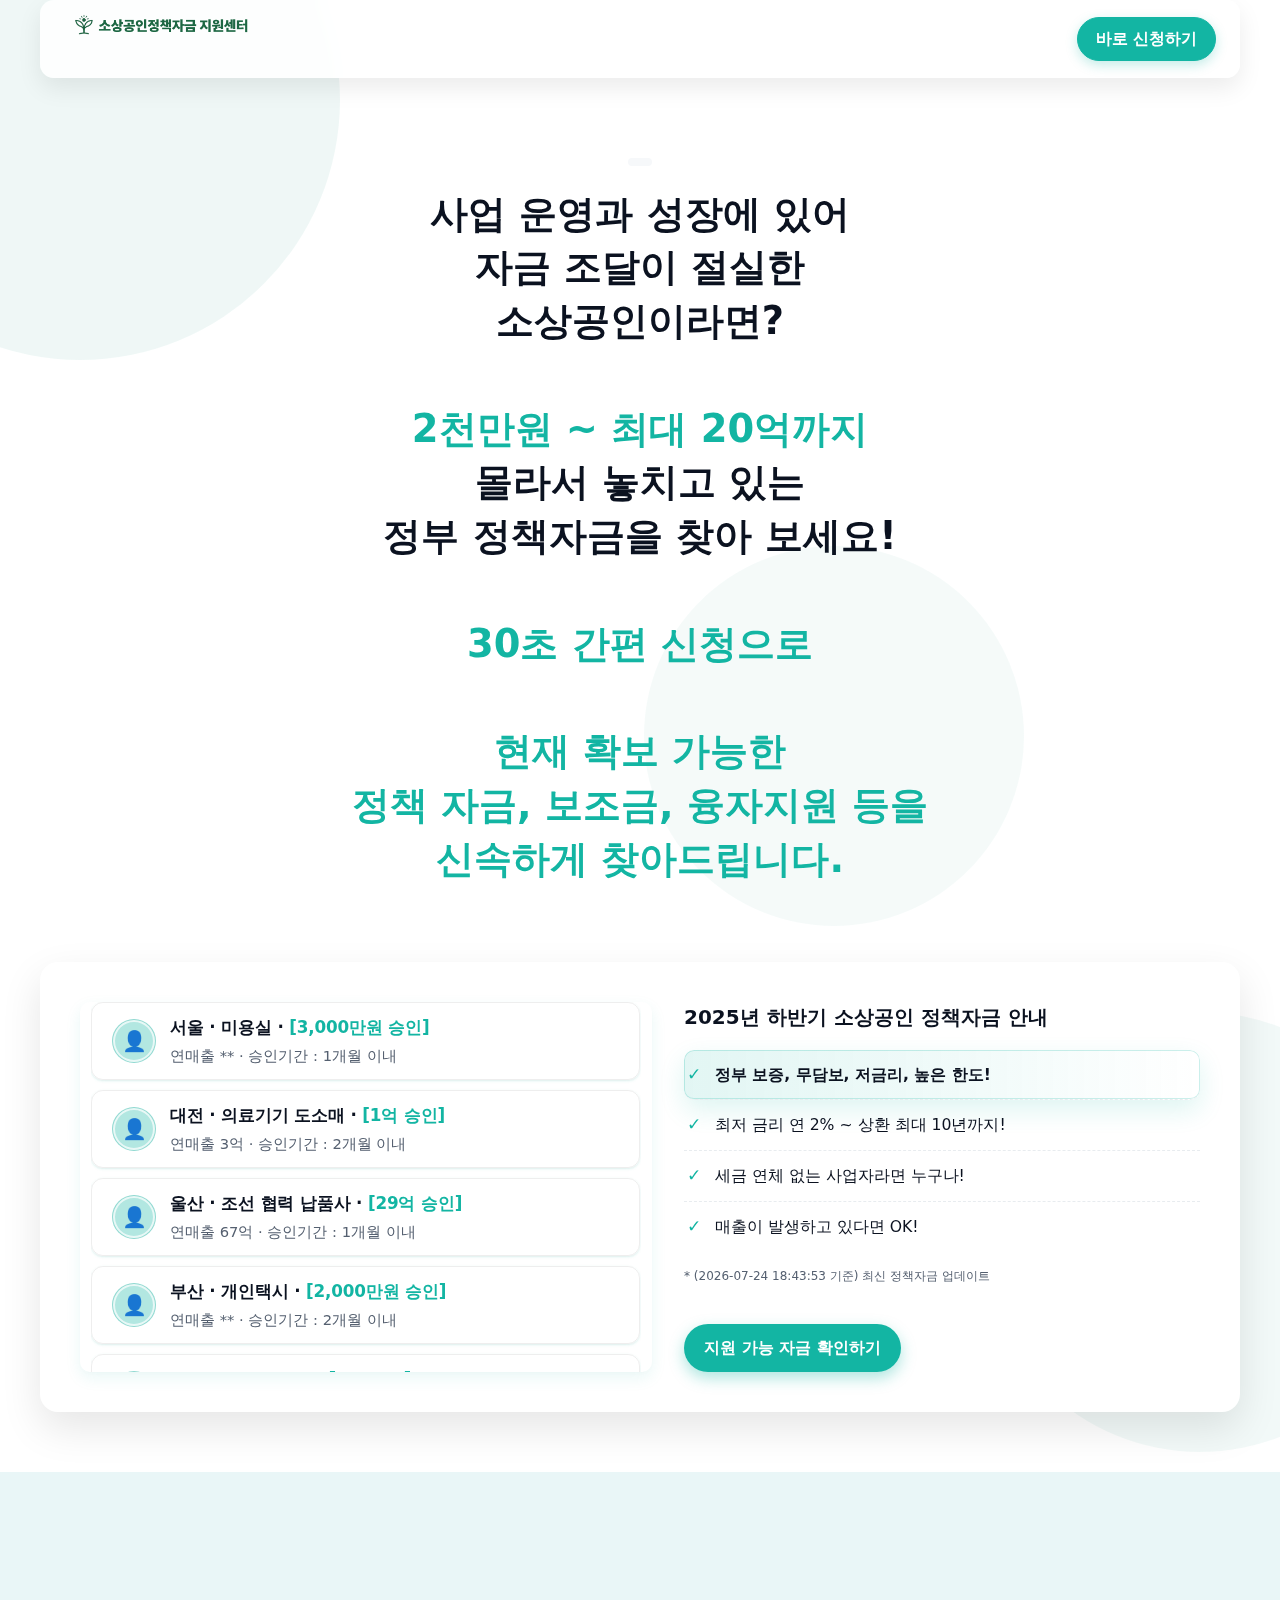
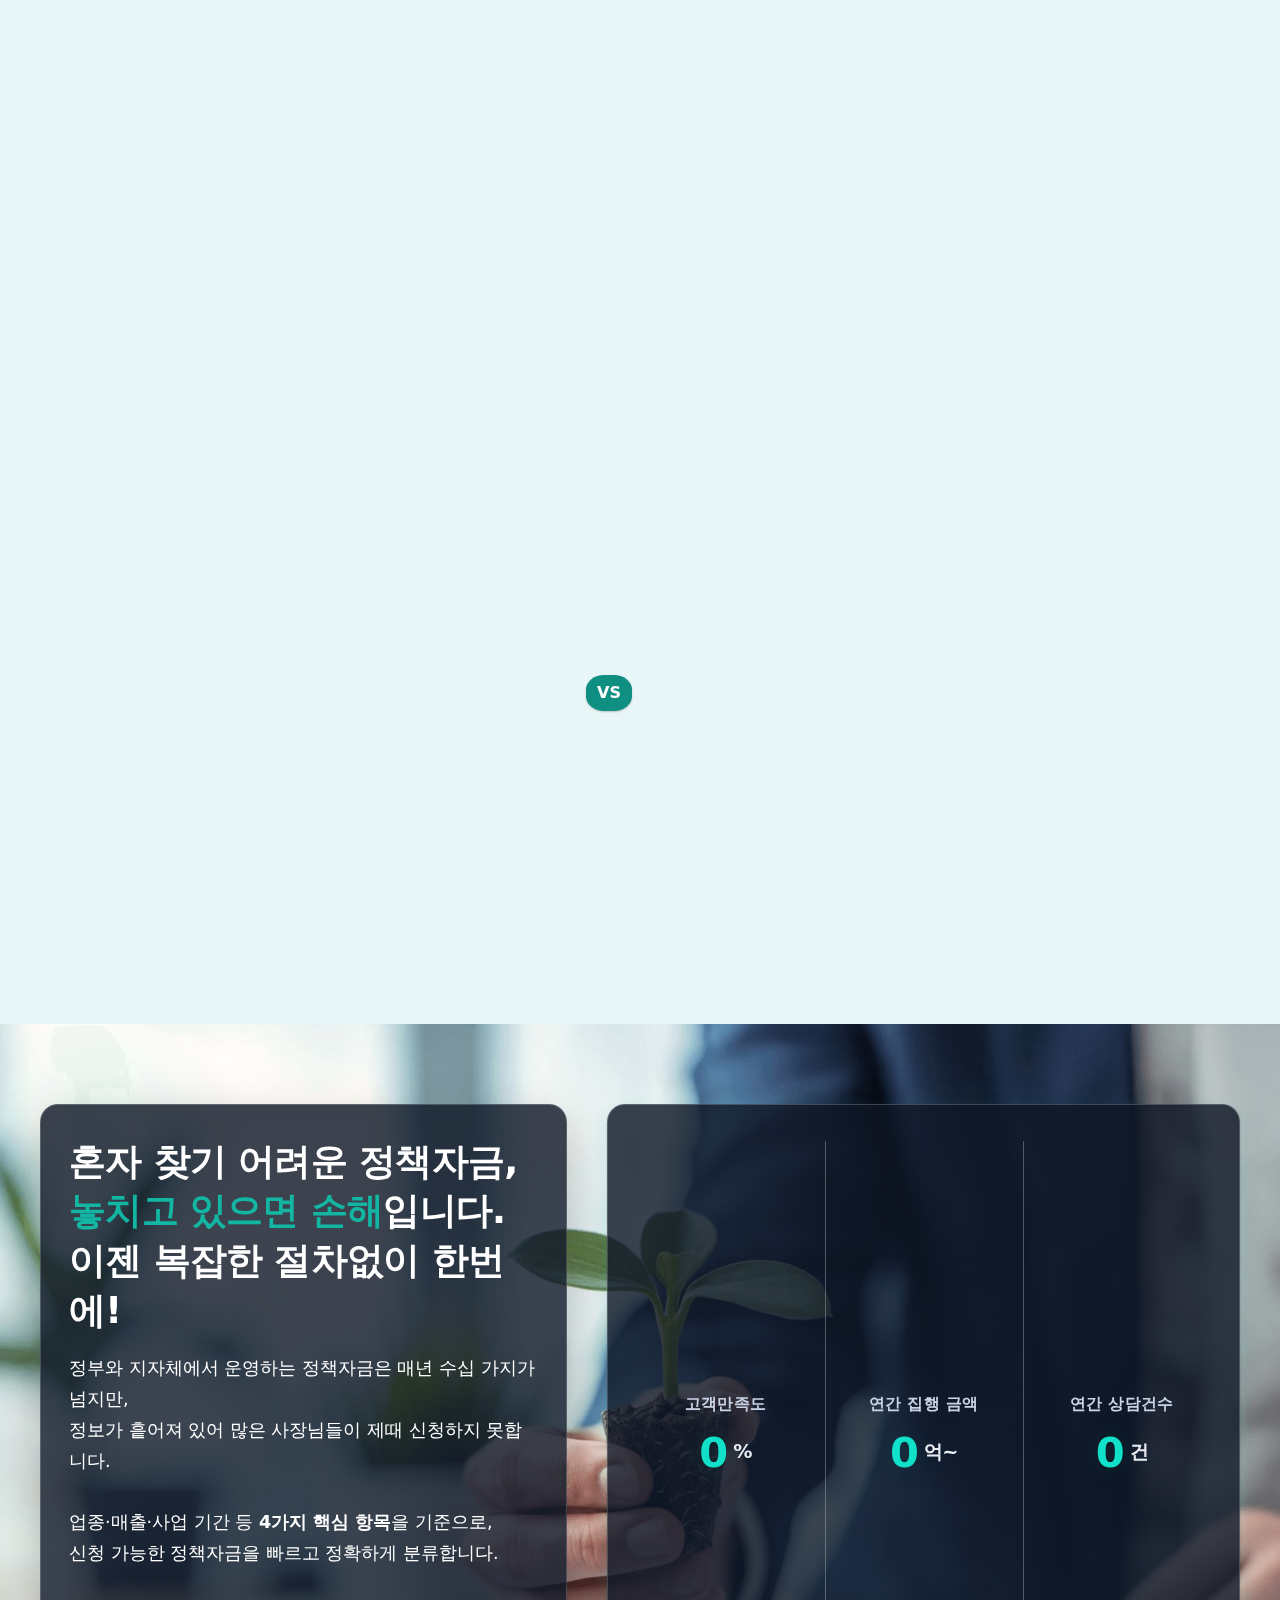
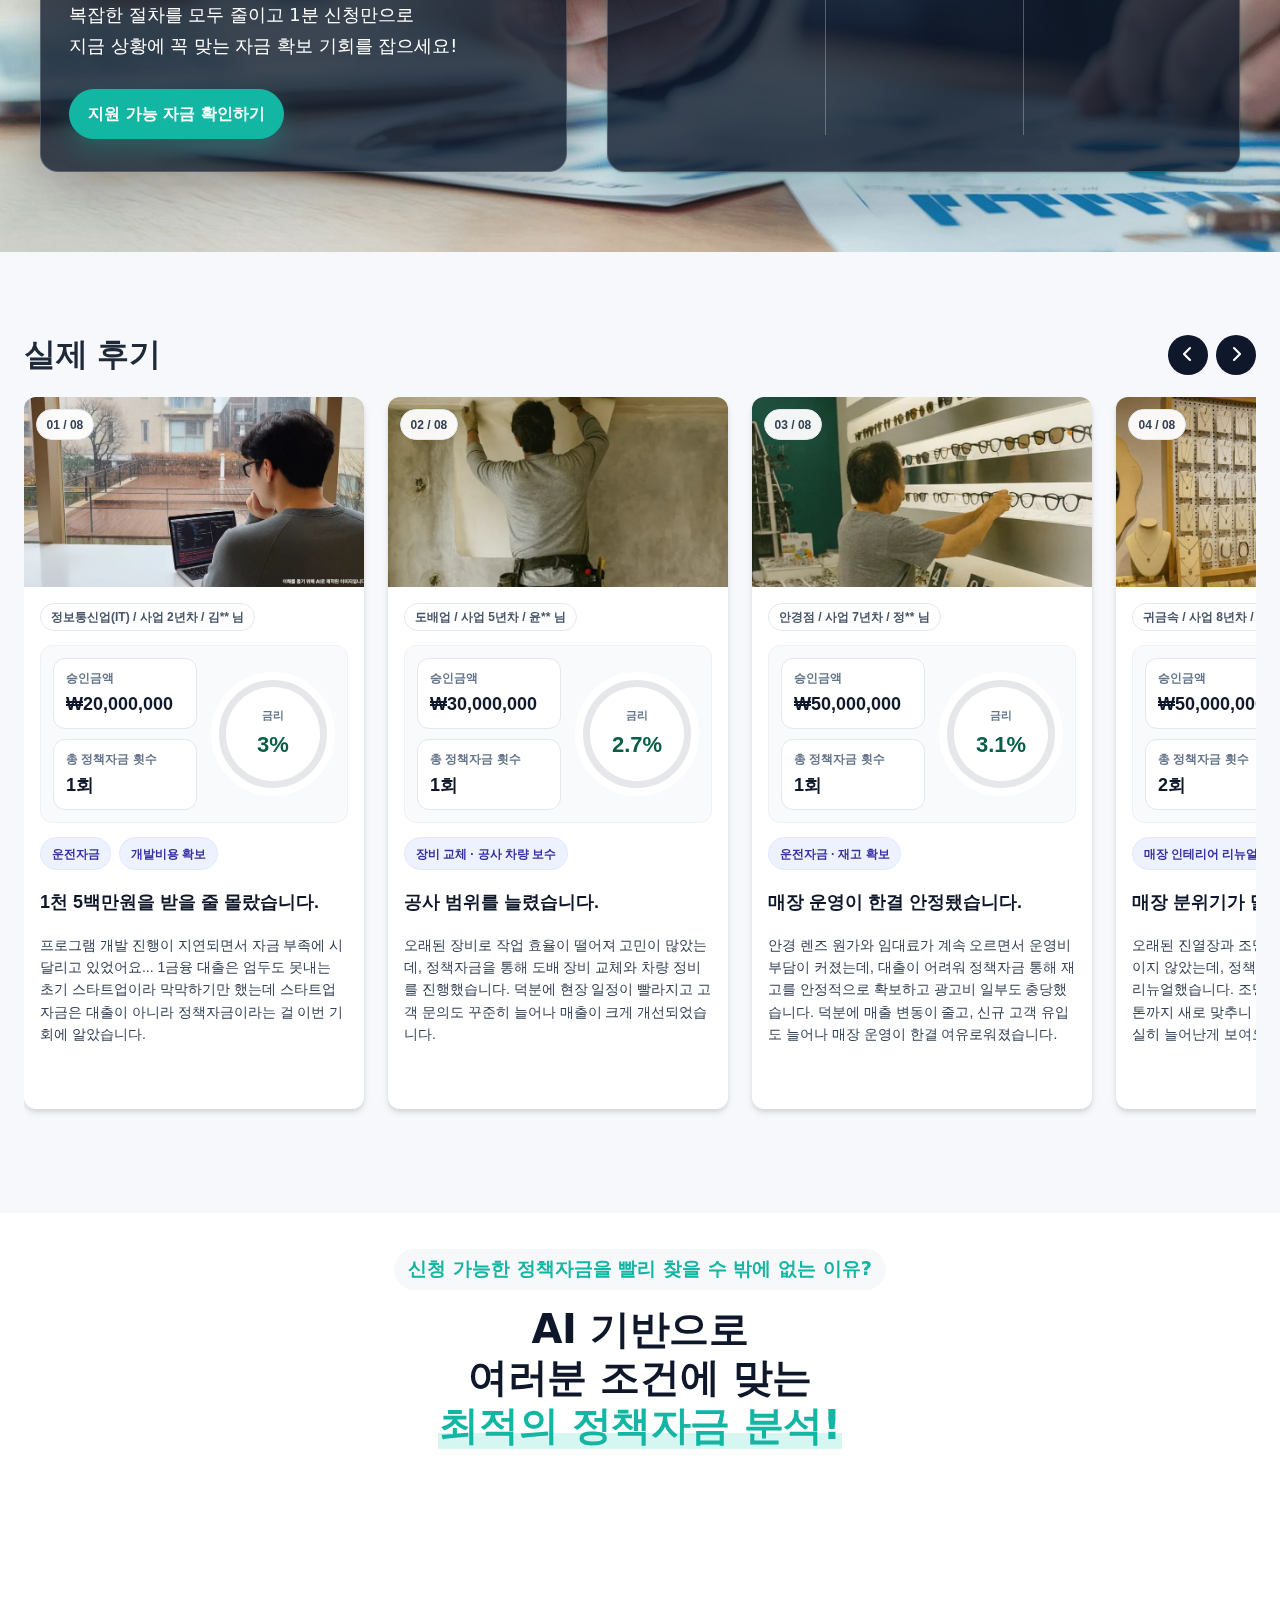
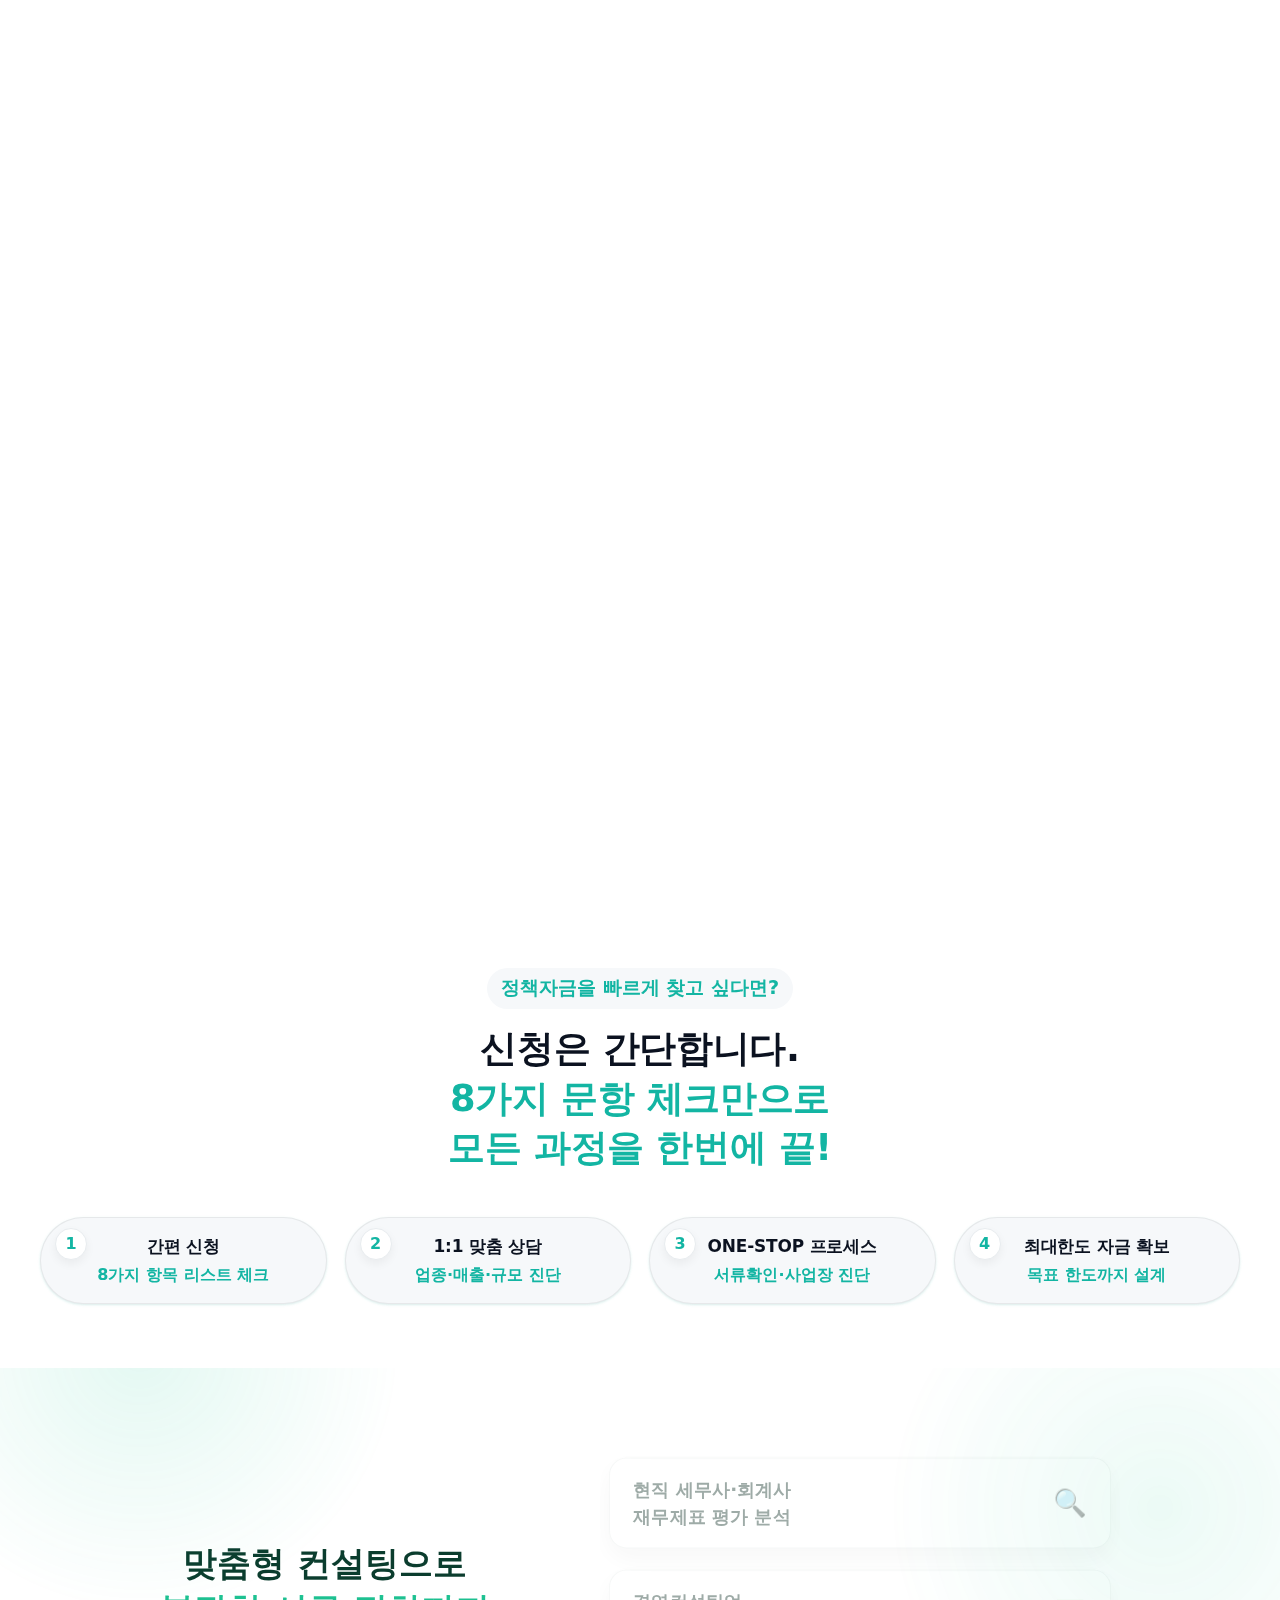
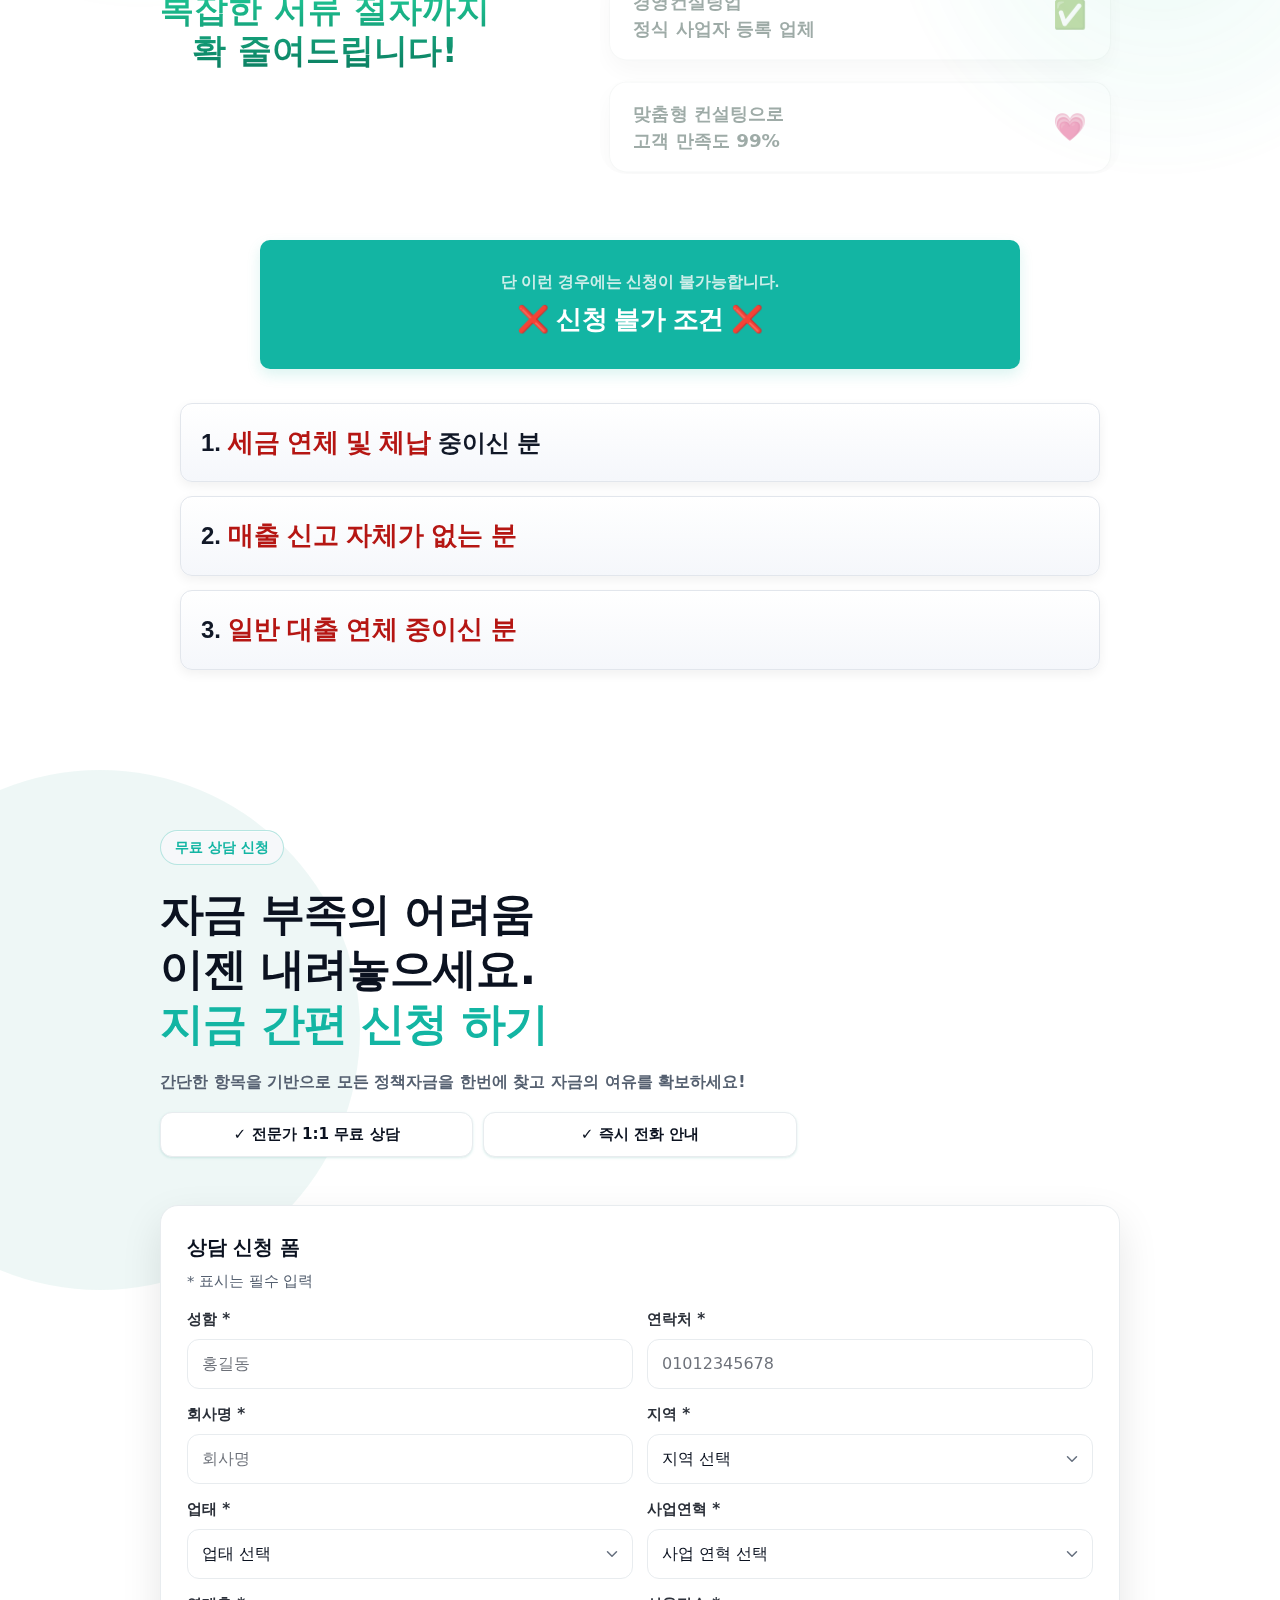
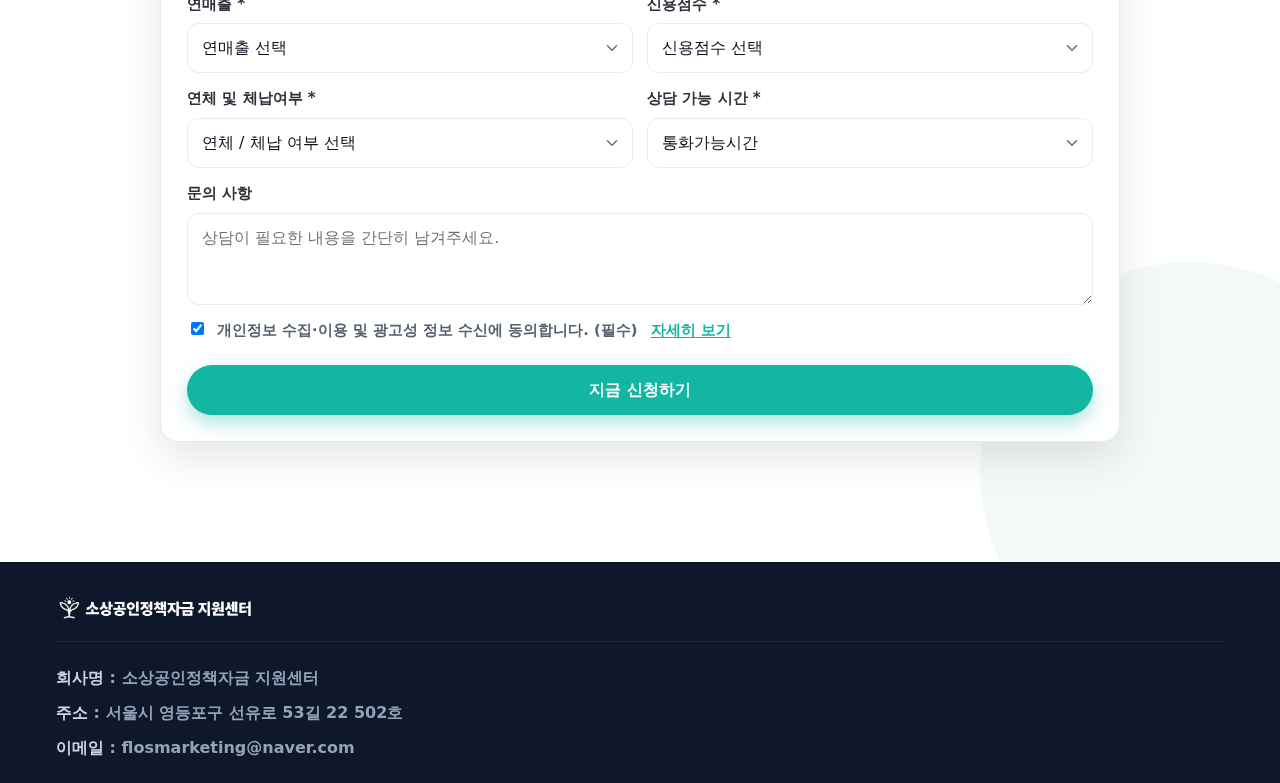
<file: consulting-dg-before.html>
<!doctype html>
<html lang="ko">
<head>
  <!-- ===== 기본 메타 ===== -->
  <meta charset="utf-8" />
  <meta http-equiv="x-ua-compatible" content="ie=edge" />
  <meta name="viewport" content="width=device-width, initial-scale=1, viewport-fit=cover" />
  <!-- ===== 소상공인정책자금 지원센터 |  ===== -->
<title>소상공인정책자금 지원센터</title>
<meta name="description" content="정책자금 승인율을 높이는 전문가 컨설팅! 운영자금이 부족한 소상공인을 위해, 조건별 맞춤형 정책자금을 빠르게 연결해드립니다." />
<meta name="format-detection" content="telephone=no, address=no, email=no" />
<meta name="theme-color" content="#13b5a3" />
<meta name="color-scheme" content="light dark" />

<!-- ===== SEO 기본 설정 ===== -->
<link rel="canonical" href="https://business-support.co,kr" />
<meta name="robots" content="index, follow, max-snippet:-1, max-image-preview:large, max-video-preview:-1" />
<meta name="keywords" content="소상공인정책자금, 정책자금지원센터, 소상공인대출, 정부정책자금, 소상공인지원사업, 소상공인 정책자금 신청, 정책자금 컨설팅, , 자금조달, 창업자금, 운전자금, 시설자금" />

<!-- ===== Open Graph (공유 미리보기) ===== -->
<meta property="og:type" content="website" />
<meta property="og:site_name" content="소상공인정책자금 지원센터" />
<meta property="og:title" content="소상공인정책자금 지원센터" />
<meta property="og:description" content="운영자금이 부족한 소상공인을 위해, 조건별 맞춤형 정책자금을 빠르게 연결해드립니다." />
<meta property="og:url" content="https://business-support.co,kr" />
<meta property="og:image" content="./img/thumb.jpg" />
<meta property="og:locale" content="ko_KR" />

<!-- ===== Twitter Card ===== -->
<meta name="twitter:card" content="summary_large_image" />
<meta name="twitter:title" content=" | 소상공인정책자금 지원센터" />
<meta name="twitter:description" content="운영자금이 부족한 소상공인을 위해, 조건별 맞춤형 정책자금을 빠르게 연결해드립니다." />
<meta name="twitter:image" content="./img/thumb.jpg" />

  <!-- ===== 파비콘 / PWA ===== -->
  <link rel="icon" type="image/png" sizes="32x32" href="./img/favicon-biz.png" />
  <link rel="icon" type="image/png" sizes="16x16" href="./img/favicon-biz.png" />
  <link rel="apple-touch-icon" sizes="180x180" href="./img/favicon-biz.png" />
  <meta name="apple-mobile-web-app-capable" content="yes" />
  <meta name="apple-mobile-web-app-status-bar-style" content="black-translucent" />

  <!-- ===== 성능(안전 옵션) ===== -->
  <link rel="preconnect" href="https://fonts.gstatic.com" crossorigin />
  <link rel="preconnect" href="https://fonts.googleapis.com" />
  <!-- 시스템 폰트 중심이지만, Pretendard 웹폰트를 쓸 경우만 아래 주석 해제
  <link href="https://fonts.googleapis.com/css2?family=Pretendard:wght@400;700;900&display=swap" rel="stylesheet">
  -->

  <!-- ===== 스타일 ===== -->
   <link href="./css/reset.css" rel="stylesheet" type="text/css" />
  <link href="./css/style.css" rel="stylesheet" type="text/css" />
    <link href="./css/ionicons.min.css" rel="stylesheet" />
      <link rel="stylesheet" href="https://cdn.jsdelivr.net/npm/@fortawesome/fontawesome-free@6.4.0/css/all.min.css">


<!-- Danggeun Market Code -->
<script src="https://karrot-pixel.business.daangn.com/0.4/karrot-pixel.umd.js"></script>
<script>
  window.karrotPixel.init('1764120430190435001');
  window.karrotPixel.track('ViewPage');
</script>
<!-- End Danggeun Market Code -->

<!-- Meta Pixel Code -->
<script>
!function(f,b,e,v,n,t,s)
{if(f.fbq)return;n=f.fbq=function(){n.callMethod?
n.callMethod.apply(n,arguments):n.queue.push(arguments)};
if(!f._fbq)f._fbq=n;n.push=n;n.loaded=!0;n.version='2.0';
n.queue=[];t=b.createElement(e);t.async=!0;
t.src=v;s=b.getElementsByTagName(e)[0];
s.parentNode.insertBefore(t,s)}(window, document,'script',
'https://connect.facebook.net/en_US/fbevents.js');
fbq('init', '690836940478119');
fbq('track', 'PageView');
</script>
<noscript><img height="1" width="1" style="display:none"
src="https://www.facebook.com/tr?id=690836940478119&ev=PageView&noscript=1"
/></noscript>
<!-- End Meta Pixel Code -->


</head>

<body>

<!-- ✅ 고정 헤더: 섹션을 분리하고 header 안에 topbar를 배치 (전체 코드 - 로테이트 텍스트를 로고 '아래칸'에 배치) -->
<section id="stickyTopbar" aria-label="상단 고정 헤더">



  <header class="topbar" role="banner">
    <div class="left" aria-live="polite">
    <img src="./img/1.png" id="logo-menu">

  <!-- Wordmark -->
  <!-- <text class="txt" x="38" y="25" fill="#0b1220">FitCase</text> -->
<!-- </svg> -->


      <!-- 2줄: 로테이트 텍스트 (로고 '아래칸') -->
      <div class="fade-rotator" aria-hidden="true">
        <div class="line">자금이 필요한 소상공인을 위한</div>
        <div class="line"><b>정책자금 지원 파트너</b></div>
      </div>
      <!-- 스크린리더용 고정 텍스트가 필요하면 아래 주석 해제
      <span class="sr-only">법무법인·법무사 전용, 개인회생·파산 DB 파트너</span> -->
    </div>
    <a class="tel" href="#form_e12">바로 신청하기</a>


  </header>


</section>





<!-- ✅ 본문 히어로: 기존 섹션에서 topbar 제거, 나머지 그대로 -->
<section id="legalDBHero" aria-label="개인회생·파산 실시간 DB 공급">


  <!-- 🔹 버블 요소 -->
  <span aria-hidden="true" class="bg-bubble b1"></span>
  <span aria-hidden="true" class="bg-bubble b2"></span>
  <span aria-hidden="true" class="bg-bubble b3"></span>

  <div class="wrap">
    <!-- (topbar는 별도 #stickyTopbar 섹션으로 분리됨) -->
    <div class="headline">
      <div class="tag"></div>
<h2>
사업 운영과 성장에 있어<br>
자금 조달이 절실한<br>소상공인이라면?<br><br>

<b>2천만원 ~ 최대 20억까지</b><br>
몰라서 놓치고 있는<br>
정부 정책자금을 찾아 보세요!<br><br>

<b>30초 간편 신청으로<br><br>
현재 확보 가능한<br>
정책 자금, 보조금, 융자지원 등을<br>
신속하게 찾아드립니다.</b>


<style>
  .call-btn{
    display:inline-block;padding:.5rem .8rem;border-radius:12px;
    background:#10b981;color:#fff;text-decoration:none;font-weight:700;font-size:24px;
  }
  .call-btn:hover{filter:brightness(.95)}
</style>


</h2><br>

    </div>

    <div class="content">
      <div class="left">
        <div class="dbStack" aria-live="polite">
          <div class="dbTrack"></div>
        </div>
        <!-- <div class="bubble bubble1">실시간 유입</div>
        <div class="bubble bubble2">중복 제거</div>
        <div class="bubble bubble3">전환율 상위</div> -->
      </div>

      <div class="right">
        <div>
          <hr class="border1" style="width:100%;border:1px solid #00000012;margin:20px 0;">
          <h3>2025년 하반기 소상공인 정책자금 안내</h3>
          <ul>
            <li>정부 보증, 무담보, 저금리, 높은 한도!</li>
            <li>최저 금리 연 2% ~ 상환 최대 10년까지!</li>
            <li>세금 연체 없는 사업자라면 누구나!</li>
            <li>매출이 발생하고 있다면 OK!</li>
          </ul>
         <small id="legalNotice"
       data-extra=" 최신 정책자금 업데이트"
       style="color:var(--muted); display:block; margin-top:15px; font-size:.75rem;">
  * 
  <span class="ts" aria-live="polite"></span>
  <span class="extra"></span>
</small>

        </div>
        <div class="actions">
          <a class="btn-fill" href="#form_e12">지원 가능 자금 확인하기</a>
        </div>
      </div>
    </div>
  </div>

 


</section>



<!-- <section id="eventList1">


  <div class="hero">

    <div class="points" aria-label="핵심 포인트">
      <div class="wrap" style="grid-template-columns: repeat(1, 1fr);">
       
        <div class="col">
          <div class="label">단 이런 경우에는 신청이 불가능합니다.</div>
          <div class="value" >❌ 신청 불가 조건 ❌</div>
        </div>

      </div>
    </div>
  </div>

  <div class="item">
    <div class="txt">1. <strong>세금 연체 및 체납</strong> 중이신 분</div>
  </div>

  <div class="item">
    <div class="txt">2. <strong>매출 신고 자체가 없는 분</strong></div>
  </div>

  <div class="item">
    <div class="txt">3. <strong>일반 대출 연체 중이신 분</strong></div>
  </div>

</section> -->


<section id="carCompare">
  <style>
    /* ================= Scope: #carCompare only ================= */
    #carCompare {
      font-family: "Pretendard", "Noto Sans KR", system-ui, -apple-system, Segoe UI, Roboto, sans-serif;
      background: #e9f6f7;
      padding: 60px 20px 80px;
      text-align: center;
      color: #1a1a1a;

      /* 애니메이션 토큰 */
      --ease: cubic-bezier(.22,.61,.36,1);
      --dur: 700ms;
    }

    /* ====== 상단 배지(첨부 이미지 스타일) ====== */
    #carCompare .title{
      display:inline-block;
      font-size:13.5px;
      font-weight:700;
      color:#098b7f;
      background:#fff;
      border:1px solid #c7f4ea;
      padding:8px 14px;
      border-radius:999px;
      letter-spacing:.2px;
      margin-bottom:14px;
    }

    /* ====== 대 타이틀 (3줄 + 민트 하이라이트) ====== */
    #carCompare .subTitle{
      font-size:36px;
      line-height:1.28;
      font-weight:900;
      color:#10161b;
      margin:0 auto 18px;
      letter-spacing:-.2px;
      max-width:820px;
    }
    #carCompare .subTitle .hl{
      position:relative;
      color:#0fb3a2; /* 민트 텍스트 */
      display:inline-block;
      padding:0 4px;
      z-index:0;
    }
    #carCompare .subTitle .hl::after{
      content:"";
      position:absolute;
      left:-6px; right:-6px; bottom:6px;
      height:16px;
      background:#aef4e9;  /* 민트 하이라이트 바 */
      border-radius:6px;
      z-index:-1;
      opacity:.9;
    }

    /* ====== 본문 두 단락(첨부 이미지 톤) ====== */
    #carCompare .desc{
      max-width:720px;
      margin:0 auto 36px;
      color:#0f1720;
      font-size:17px;
      line-height:1.8;
      font-weight:700;
    }
    #carCompare .desc p{margin:0 0 10px}
    #carCompare .desc p:last-child{margin-bottom:0}

    /* ===== 2열 카드 중앙 정렬 ===== */
    #carCompare .compare-wrap {
      position: relative;
      display: flex;
      justify-content: center; /* 전체를 가운데 정렬 */
      align-items: center;
      gap: 0;
      margin: 0 auto 56px;
      max-width: 900px;
      perspective: 1000px; /* 3D 살짝 */
    }

    #carCompare .box {
      position: relative;
      border-radius: 18px;
      padding: 36px 30px 32px;
      background: #f5f5f5;
      text-align: left;
      height: 280px;

      /* ▼▼ 세로 가운데 정렬 핵심 ▼▼ */
      display: flex;
      flex-direction: column;
      justify-content: center;   /* 자식(h3, ul) 묶음 세로 가운데 */

      transform-style: preserve-3d;
      will-change: transform, opacity, filter;
    }

    #carCompare .box.loan {
      box-shadow: 0 6px 14px rgba(0, 0, 0, 0.06), 0 20px 40px rgba(0, 0, 0, 0.05);
      border-top-right-radius: 0;
      border-bottom-right-radius: 0;
    }

    #carCompare .box.policy {
      background: #0b7a70;
      color: #fff;
      height: 390px;
      box-shadow: 0 5px 9px rgb(12 122 112), 0 10px 20px rgba(0, 0, 0, 0.22);
      padding: 42px 34px 36px 54px;
      transform: translateY(-2px);
      overflow: hidden; /* 하이라이트 스윕용 */
    }

    #carCompare .box h3 {
      font-size: 30px;
      font-weight: 800;
      margin: 0 0 22px;
      letter-spacing: 0.4px;
    }

    #carCompare .box.loan h3 {
      color: #7a8a96;
    }

    #carCompare ul {
      list-style: none;
      margin: 0;
      padding: 0;
      font-size: 19px;
      line-height: 240%;
    }

    #carCompare li {
      display: flex;
      align-items: center;
      gap: 10px;
      will-change: transform, opacity;
    }

    #carCompare .loan li::before {
      content: "●";
      font-size: 8px;
      color: #adb8c3;
      border: 2px solid #adb8c3;
      width: 10px;
      height: 10px;
      border-radius: 50%;
      display: inline-flex;
      align-items: center;
      justify-content: center;
    }

    #carCompare .policy li::before {
      content: "✓";
      font-weight: 900;
      font-size: 13px;
      color: #bffff1;
      width: 18px;
      height: 18px;
      border-radius: 50%;
      background: rgba(255, 255, 255, 0.15);
      display: inline-flex;
      align-items: center;
      justify-content: center;
      box-shadow: inset 0 0 0 2px rgba(255, 255, 255, 0.22);
    }

    /* ===== VS 배지: 경계선 중앙 ===== */
    #carCompare .vs {
      position: absolute;
      top: 50%;
      left: 46.6%;
      transform: translate(-50%, -50%);
      width: 46px;
      height: 36px;
      border-radius: 40%;
      background: #0f8e82;
      color: #fff;
      font-weight: 800;
      font-size: 16px;
      display: flex;
      align-items: center;
      justify-content: center;
      z-index: 3;
      box-shadow: 0 1px 2px rgba(0, 0, 0, 0.22), 0 0 0 2px #e9f6f7;
      will-change: transform, opacity;
    }

    #carCompare .bottom {
      font-size: 22px;
      font-weight: 800;
      color: #303a44;
      will-change: transform, opacity;
    }

    #carCompare .bottom .em {
      color: #1f6dff;
    }

    @media (max-width: 860px) {
      #carCompare .subTitle{font-size:30px}
      #carCompare .compare-wrap {
        flex-direction: column;
        gap: 10px;
      }
      #carCompare .vs {
        position: absolute;
        left: 50%;
        top: calc(42%);
        transform: translate(-50%, -50%);
      }
      #carCompare .box.loan { border-radius: 18px; }
      #carCompare .box.policy { border-radius: 18px; }
    }

    /* ==================== 등장/강조 효과 (반복 재생 가능) ==================== */
    #carCompare .reveal { opacity: 0; transform: translateY(16px) scale(.98); filter: blur(6px); }
    #carCompare.in .reveal {
      opacity: 1; transform: translateY(0) scale(1); filter: blur(0);
      transition: opacity var(--dur) var(--ease), transform var(--dur) var(--ease), filter calc(var(--dur) + 120ms) var(--ease);
      transition-delay: var(--d, 0ms);
    }

    @keyframes pop-in {
      0%   { transform: translate(-50%,-50%) scale(.6); opacity: 0; filter: blur(3px); }
      60%  { transform: translate(-50%,-50%) scale(1.08); opacity: 1; }
      100% { transform: translate(-50%,-50%) scale(1);   filter: blur(0); }
    }
    #carCompare.in .vs { animation: pop-in 640ms var(--ease) forwards; animation-delay: 220ms; }

    #carCompare .box.policy::before{
      content:""; position:absolute; inset:0;
      background:linear-gradient(115deg, rgba(255,255,255,0) 30%, rgba(255,255,255,.28) 48%, rgba(255,255,255,0) 66%);
      transform:translateX(-130%) skewX(-12deg); pointer-events:none;
    }
    @keyframes sweep{ 0%{transform:translateX(-130%) skewX(-12deg)} 100%{transform:translateX(150%) skewX(-12deg)} }
    @keyframes pulseShadow{
      0%,100% { box-shadow:0 5px 9px rgba(12,122,112,1), 0 10px 20px rgba(0,0,0,.22) }
      50%     { box-shadow:0 12px 22px rgba(12,122,112,.85), 0 24px 50px rgba(0,0,0,.28) }
    }
    #carCompare.in .box.policy{ transform:translateY(-2px) scale(1.02); animation:pulseShadow 1600ms ease-in-out 320ms 2 both }
    #carCompare.in .box.policy::before{ animation:sweep 1100ms cubic-bezier(.11,.61,.28,.95) 380ms both }

    #carCompare .list-l>li { transform:translateX(-14px); opacity:0; filter:blur(6px) }
    #carCompare .list-r>li { transform:translateX(14px);  opacity:0; filter:blur(6px) }
    #carCompare.in .list-l>li, #carCompare.in .list-r>li {
      transform:none; transition:transform var(--dur) var(--ease), opacity var(--dur) var(--ease), filter var(--dur) var(--ease);
      opacity:1; filter:none; transition-delay:var(--d,0ms);
    }

    @media (prefers-reduced-motion: reduce){
      #carCompare .reveal, #carCompare .vs, #carCompare .box.policy, #carCompare .box.policy::before,
      #carCompare .list-l>li, #carCompare .list-r>li {
        transition:none !important; animation:none !important; filter:none !important; transform:none !important; opacity:1 !important;
      }
    }
  </style>

  <!-- ====== 상단 카피 (첨부 이미지 문구로 교체) ====== -->
  <div class="title reveal" style="--d:40ms">소상공인정책지원만의 특별한 장점</div>

  <div class="subTitle reveal" style="--d:100ms">
    사업기간이 짧거나<br>
    매출이 낮아도<br>걱정마세요!<br><br>
    일반 대출과 달리<br><span class="hl">정책자금은 가능합니다!</span>
  </div>

  <div class="desc reveal" style="--d:140ms">
    <p>자금 조달이 어려운<br>소상공인을 위해<br>정부가 보증하는 제도로<br><br>일반 대출에선 어려운<br>혜택을 받을 수 있습니다.</p>
  </div>

  <!-- ====== 이하 비교 영역은 기존 유지 ====== -->
  <div class="compare-wrap">
    <div class="box loan reveal" style="--d:200ms">
      <h3>일반 대출</h3>
      <ul class="list-l" style="font-size:1rem;">
        <li style="--d:260ms;">부족한 매출로 거절</li>
        <li style="--d:320ms;">적은 한도</li>
        <li style="--d:380ms;">짧은 업력으로 신용미달</li>
        <li style="--d:440ms;">담보・보증 필수</li>
      </ul>
    </div>

    <div class="vs">VS</div>

    <div class="box policy reveal" style="--d:240ms">
      <h3>정책 자금</h3>
      <ul class="list-r">
        <li style="--d:300ms;">매출이 적어도 가능!</li>
<li style="--d:360ms;">높은 한도</li>
<li style="--d:420ms;">여러 번 신청·지원 가능!</li>
<li style="--d:480ms;">무담보, 정부 보증</li>
<li style="--d:480ms;">저신용자 접수가능</li>

      </ul>
    </div>
  </div>



</section>





<section id="late-response" aria-label="지원제도 안내 및 실적">
  <style>
    /* ===== Design Tokens ===== */
    #late-response{
      /* colors */
      --mint:#13b5a3;
      --mint-2:#11a292;
      --ink:#0b1220;
      --panel:#0e1625;         /* 다크 패널 */
      --panel-2:#111c2d;
      --line:rgba(255,255,255,.18);
      --white:#fff;

      /* effects */
      --radius:18px;
      --shadow:0 20px 50px rgba(0,0,0,.25);
      --soft:0 1px 2px rgba(0,0,0,.18), 0 6px 18px rgba(19,181,163,.14);

      position:relative;
      padding:80px 20px;
      color:var(--white);
      font-family:Pretendard,"Noto Sans KR",system-ui,-apple-system,Segoe UI,Roboto,sans-serif;
      overflow:hidden;
      background:
        radial-gradient(1200px 600px at 85% -10%, rgba(19,181,163,.10), transparent 60%),
        radial-gradient(900px 480px at -10% 30%, rgba(19,181,163,.08), transparent 60%),
        linear-gradient(180deg, #0a0f1a 0%, #0b1220 100%);
    background:url('./img/second-bg.jpg') center/cover no-repeat;
      isolation:isolate;
    }

    /* subtle mint dots */
    #late-response::before{
      content:""; position:absolute; inset:0; pointer-events:none; z-index:0;
      background:
        radial-gradient(220px 220px at 8% 16%, rgba(19,181,163,.12), rgba(19,181,163,0) 70%),
        radial-gradient(200px 200px at 92% 70%, rgba(19,181,163,.10), rgba(19,181,163,0) 70%);
      opacity:.85;
    }

    /* layout */
    #late-response .lr-container{
      position:relative; z-index:1;
      max-width:1200px; margin:0 auto;
      display:grid; grid-template-columns:1fr 1.2fr; gap:40px;
    }
    @media (max-width:900px){
      #late-response{ padding:64px 16px; }
      #late-response .lr-container{ grid-template-columns:1fr; gap:28px; }
    }

    /* text area */
    #late-response .lr-card{
      background:linear-gradient(180deg, #0e1625cf 0%, #111c2dcc 100%);
      border:1px solid var(--line);
      border-radius:var(--radius);
      box-shadow:var(--shadow);
      padding:32px clamp(18px,3.5vw,28px);
    }

    #late-response .lr-title{
      margin:0 0 18px;
      font-size:clamp(1.6rem,3.2vw,2.3rem);
      line-height:1.35; font-weight:900; letter-spacing:-.02em;
    }
    #late-response .lr-title b{ color:var(--mint); }

    #late-response .lr-desc{ margin-top:8px; }
    #late-response .lr-desc p{
      margin:10px 0;
      font-size:clamp(1rem,1.4vw,1.1rem);
      line-height:1.75;
      color:#fff;
    }

    /* stat strip (PC: row / Mobile: column) */
    #late-response .lr-stats{
      display:flex; align-items:stretch; justify-content:space-between; gap:0;
      background:linear-gradient(180deg, #0e1625cf 0%, #111c2dcc 100%);
      border:1px solid var(--line);
      border-radius:var(--radius);
      box-shadow:var(--soft);
      padding:18px;
    }
    #late-response .lr-stat{
      flex:1 1 0; display:flex; flex-direction:column; align-items:center; justify-content:center;
      padding:16px 12px; text-align:center; position:relative;
    }
    /* white separators only on PC */
    @media (min-width:900px){
      #late-response .lr-stat + .lr-stat::before{
        content:""; position:absolute; left:0; top:18px; bottom:18px; width:1px;
        background:rgba(255,255,255,.28);
      }
    }

    #late-response .lr-stat .label{
      font-size:.98rem; font-weight:800; letter-spacing:.02em; color:#c9d3e6; margin-bottom:6px;
    }
    #late-response .lr-stat .num{
      font-weight:900; letter-spacing:-.02em;
      font-size:clamp(1.8rem,4vw,2.6rem);
      color:#11e1c9;
      text-shadow:0 0 24px rgba(19,181,163,.15);
      display:flex; align-items:center; gap:6px;
    }
    #late-response .lr-stat .unit{
      font-weight:900; color:#f3f6fb; opacity:.95; font-size:clamp(1rem,2.2vw,1.2rem);
    }
    #late-response .lr-stat .hint{
      margin-top:6px; font-size:.85rem; color:#9fb8b4;
    }

    /* mobile: stack vertically with gaps, no separators */
    @media (max-width:900px){
      #late-response .lr-stats{ flex-direction:column; gap:10px; padding:14px; }
      #late-response .lr-stat{ border:none; background:rgba(255,255,255,.02); border-radius:12px; }
    }

    /* entrance motion (reduced-motion aware) */
    @keyframes fadeUp{ from{ transform:translateY(12px); opacity:0 } to{ transform:none; opacity:1 } }
    #late-response .lr-card, #late-response .lr-stats{ animation:fadeUp .6s ease-out both; }
    #late-response .lr-stats{ animation-delay:.08s; }
    @media (prefers-reduced-motion:reduce){
      #late-response .lr-card, #late-response .lr-stats{ animation:none; }
    }

    /* CTA (선택) – 이미지 톤 참고해 라운드 버튼 */
    #late-response .lr-cta{
      margin-top:18px; display:inline-flex; align-items:center; gap:10px;
      padding:12px 18px; border-radius:999px; border:1.5px solid var(--mint);
      color:#fff; text-decoration:none; font-weight:900; background:var(--mint);
      box-shadow:0 10px 24px rgba(19,181,163,.28);
      transition:transform .18s ease, box-shadow .18s ease, background-color .18s ease, border-color .18s ease;
    }
    #late-response .lr-cta:hover{
      background:var(--mint-2); border-color:var(--mint-2); transform:translateY(-1px);
      box-shadow:0 16px 34px rgba(19,181,163,.36);
    }
  </style>

  <div class="lr-container">
    <!-- Copy Card -->
    <div class="lr-card">
<h2 class="lr-title">
  혼자 찾기 어려운 정책자금,<br>
  <b>놓치고 있으면 손해</b>입니다.<br>
  이젠 복잡한 절차없이 한번에!

</h2>

<div class="lr-desc">
  <p>
    정부와 지자체에서 운영하는 정책자금은 매년 수십 가지가 넘지만,<br>
    정보가 흩어져 있어 많은 사장님들이 제때 신청하지 못합니다.<br><br>

    업종·매출·사업 기간 등 <b>4가지 핵심 항목</b>을 기준으로,<br>
    신청 가능한 정책자금을 빠르고 정확하게 분류합니다.<br>
    <br>
    복잡한 절차를 모두 줄이고 1분 신청만으로<br>
    지금 상황에 꼭 맞는 자금 확보 기회를 잡으세요!
  </p>
</div>

<a href="#form_e12" class="lr-cta">지원 가능 자금 확인하기</a>
    </div>

    <!-- Stats (row on PC, column on mobile) -->
    <div class="lr-stats" role="list" aria-label="누적 실적">
      <div class="lr-stat" role="listitem">
        <div class="label">고객만족도</div>
        <div class="num">
          <span class="count" data-target="92">0</span><span class="unit">%</span>
        </div>
        <!-- <div class="hint" aria-hidden="true">최근 24h 기준 포함</div> -->
      </div>
      <div class="lr-stat" role="listitem">
        <div class="label">연간 집행 금액</div>
        <div class="num">
          <span class="count" data-target="38">0</span><span class="unit">억~</span>
        </div>
        <!-- <div class="hint" aria-hidden="true">중복·허수 제거 후</div> -->
      </div>
      <div class="lr-stat" role="listitem">
        <div class="label">연간 상담건수</div>
        <div class="num">
          <span class="count" data-target="15268">0</span><span class="unit">건</span>
        </div>
        <!-- <div class="hint" aria-hidden="true">문의 기준</div> -->
      </div>
    </div>
  </div>


</section>



<section id="nb4">


  <div class="nb4-container">
    <div class="nb4-head">
      <h2 class="nb4-title">실제 후기</h2>
      <div class="nb4-nav-group">
        <button id="nb4Prev" class="nb4-btn" aria-label="이전"><i class="fas fa-chevron-left"></i></button>
        <button id="nb4Next" class="nb4-btn" aria-label="다음"><i class="fas fa-chevron-right"></i></button>
      </div>
    </div>

    <div id="nb4Slider" class="nb4-slider-container">
      <div class="nb4-slider-wrapper">

        <!-- 카드 1 -->
        <a class="nb4-product-slide" >
          <div class="case-media">
            <img class="case-img" src="./img/h9.jpg" alt="소상공인 정책자금 후기 썸네일 - 음식점 운영자">
            <span class="media-pin">01 / 08</span>
          </div>
          <article class="case-card">
            <div class="case-top"><span class="case-pin">정보통신업(IT) / 사업 2년차 / 김** 님</span></div>
            <div class="kpi-band">
              <div class="kpi-stack">
                <div class="kpi-box"><span class="kpi-label">승인금액</span><span class="kpi-value">₩20,000,000</span></div>
                <div class="kpi-box"><span class="kpi-label">총 정책자금 횟수</span><span class="kpi-value">1회</span></div>
              </div>
              <div class="rate-ring" data-rate="97">
                <div class="ring-inner">
                  <div class="ring-label">금리</div>
                  <div class="ring-val">3%</div>
                </div>
              </div>
            </div>
            <div class="badges"><span class="badge">운전자금</span><span class="badge">개발비용 확보</span></div>
            <h3 class="case-title">1천 5백만원을 받을 줄 몰랐습니다.</h3>
            <p class="case-desc">프로그램 개발 진행이 지연되면서 자금 부족에 시달리고 있었어요... 1금융 대출은 엄두도 못내는 초기 스타트업이라 막막하기만 했는데 스타트업 자금은 대출이 아니라 정책자금이라는 걸 이번 기회에 알았습니다.</p>
          </article>
        </a>

        <!-- 카드 2 -->
        <a class="nb4-product-slide" >
          <div class="case-media">
            <img class="case-img" src="./img/b3.jpg" alt="소상공인 정책자금 후기 썸네일 - 도배업 대표">
            <span class="media-pin">02 / 08</span>
          </div>
          <article class="case-card">
            <div class="case-top"><span class="case-pin">도배업 / 사업 5년차 / 윤** 님</span></div>
            <div class="kpi-band">
              <div class="kpi-stack">
                <div class="kpi-box"><span class="kpi-label">승인금액</span><span class="kpi-value">₩30,000,000</span></div>
                <div class="kpi-box"><span class="kpi-label">총 정책자금 횟수</span><span class="kpi-value">1회</span></div>
              </div>
              <div class="rate-ring" data-rate="97">
                <div class="ring-inner">
                  <div class="ring-label">금리</div>
                  <div class="ring-val">2.7%</div>
                </div>
              </div>
            </div>
            <div class="badges"><span class="badge">장비 교체 · 공사 차량 보수</span></div>
            <h3 class="case-title">공사 범위를 늘렸습니다.</h3>
            <p class="case-desc">오래된 장비로 작업 효율이 떨어져 고민이 많았는데, 정책자금을 통해 도배 장비 교체와 차량 정비를 진행했습니다. 덕분에 현장 일정이 빨라지고 고객 문의도 꾸준히 늘어나 매출이 크게 개선되었습니다.</p>
          </article>
        </a>

        <!-- 카드 3 -->
        <a class="nb4-product-slide" >
          <div class="case-media">
            <img class="case-img" src="./img/b4.jpg" alt="소상공인 정책자금 후기 썸네일 - 안경점 대표">
            <span class="media-pin">03 / 08</span>
          </div>
          <article class="case-card">
            <div class="case-top"><span class="case-pin">안경점 / 사업 7년차 / 정** 님</span></div>
            <div class="kpi-band">
              <div class="kpi-stack">
                <div class="kpi-box"><span class="kpi-label">승인금액</span><span class="kpi-value">₩50,000,000</span></div>
                <div class="kpi-box"><span class="kpi-label">총 정책자금 횟수</span><span class="kpi-value">1회</span></div>
              </div>
              <div class="rate-ring" data-rate="97">
                <div class="ring-inner">
                  <div class="ring-label">금리</div>
                  <div class="ring-val">3.1%</div>
                </div>
              </div>
            </div>
            <div class="badges"><span class="badge">운전자금 · 재고 확보</span></div>
            <h3 class="case-title">매장 운영이 한결 안정됐습니다.</h3>
            <p class="case-desc">안경 렌즈 원가와 임대료가 계속 오르면서 운영비 부담이 커졌는데, 대출이 어려워 정책자금 통해 재고를 안정적으로 확보하고 광고비 일부도 충당했습니다. 덕분에 매출 변동이 줄고, 신규 고객 유입도 늘어나 매장 운영이 한결 여유로워졌습니다.</p>
          </article>
        </a>

        <!-- 카드 4 -->
        <a class="nb4-product-slide" >
          <div class="case-media">
            <img class="case-img" src="./img/b5.jpg" alt="소상공인 정책자금 후기 썸네일 - 귀금속 매장 대표">
            <span class="media-pin">04 / 08</span>
          </div>
          <article class="case-card">
            <div class="case-top"><span class="case-pin">귀금속 / 사업 8년차 / 김** 님</span></div>
            <div class="kpi-band">
              <div class="kpi-stack">
                <div class="kpi-box"><span class="kpi-label">승인금액</span><span class="kpi-value">₩50,000,000</span></div>
                <div class="kpi-box"><span class="kpi-label">총 정책자금 횟수</span><span class="kpi-value">2회</span></div>
              </div>
              <div class="rate-ring" data-rate="97">
                <div class="ring-inner">
                  <div class="ring-label">금리</div>
                  <div class="ring-val">2.4%</div>
                </div>
              </div>
            </div>
            <div class="badges"><span class="badge">매장 인테리어 리뉴얼 · 진열 시스템 개선</span></div>
            <h3 class="case-title">매장 분위기가 달라졌어요.</h3>
            <p class="case-desc">오래된 진열장과 조명 때문에 제품이 제대로 돋보이지 않았는데, 정책자금을 통해 인테리어를 전면 리뉴얼했습니다. 조명 색감부터 진열대 높이, 벽면 톤까지 새로 맞추니 이제 손님들도 늘고 매출도 확실히 늘어난게 보여요.</p>
          </article>
        </a>

        <!-- 카드 5 -->
        <a class="nb4-product-slide" >
          <div class="case-media">
            <img class="case-img" src="./img/b6.jpg" alt="소상공인 정책자금 후기 썸네일 - 의류 매장 대표">
            <span class="media-pin">05 / 08</span>
          </div>
          <article class="case-card">
            <div class="case-top"><span class="case-pin">의류업 / 사업 10년차 / 박** 님</span></div>
            <div class="kpi-band">
              <div class="kpi-stack">
                <div class="kpi-box"><span class="kpi-label">승인금액</span><span class="kpi-value">₩30,000,000</span></div>
                <div class="kpi-box"><span class="kpi-label">총 정책자금 횟수</span><span class="kpi-value">1회</span></div>
              </div>
              <div class="rate-ring" data-rate="97">
                <div class="ring-inner">
                  <div class="ring-label">금리</div>
                  <div class="ring-val">3.3%</div>
                </div>
              </div>
            </div>
            <div class="badges"><span class="badge">긴급 운영자금 · 임대료 및 인건비</span></div>
            <h3 class="case-title">갑작스러운 매출 공백, 큰 숨통이 됐습니다.</h3>
            <p class="case-desc">매출이 급격히 줄고 카드 결제 대금이 밀리면서 운영이 한계에 부딪혔습니다. 은행 대출은 연체 이력 때문에 연이어 거절돼 정말 막막했는데, 정책자금 상담을 통해 긴급 운영자금을 빠르게 지원받을 수 있었습니다.</p>
          </article>
        </a>

        <!-- 카드 6 -->
        <a class="nb4-product-slide" >
          <div class="case-media">
            <img class="case-img" src="./img/b8.jpg" alt="소상공인 정책자금 후기 썸네일 - 치킨 프랜차이즈 대표">
            <span class="media-pin">06 / 08</span>
          </div>
          <article class="case-card">
            <div class="case-top"><span class="case-pin">치킨 프랜차이즈 / 사업 7년차 / 최** 님</span></div>
            <div class="kpi-band">
              <div class="kpi-stack">
                <div class="kpi-box"><span class="kpi-label">승인금액</span><span class="kpi-value">₩40,000,000</span></div>
                <div class="kpi-box"><span class="kpi-label">총 정책자금 횟수</span><span class="kpi-value">1회</span></div>
              </div>
              <div class="rate-ring" data-rate="97">
                <div class="ring-inner">
                  <div class="ring-label">금리</div>
                  <div class="ring-val">2.6%</div>
                </div>
              </div>
            </div>
            <div class="badges"><span class="badge">긴급 운영자금 · 배달 플랫폼 수수료 부담 완화</span></div>
            <h3 class="case-title">“기름값·수수료 다 올라서 힘들었는데 귀중한 자금줄이 되었어요.”</h3>
            <p class="case-desc">배달 수수료랑 식자재 단가가 한꺼번에 오르면서 매달 적자를 보던 상황이었습니다. 은행에서는 신용점수 때문에 연달아 거절됐는데, 정책자금으로 긴급 운영비를 확보할 수 있었어요. 덕분에 밀린 납품 대금과 월세를 정리하고, 매장 조명·간판까지 새로 손봤습니다.</p>
          </article>
        </a>

        <!-- 카드 7 -->
        <a class="nb4-product-slide" >
          <div class="case-media">
            <img class="case-img" src="./img/b9.jpg" alt="소상공인 정책자금 후기 썸네일 - 베이커리 대표">
            <span class="media-pin">07 / 08</span>
          </div>
          <article class="case-card">
            <div class="case-top"><span class="case-pin">베이커리 / 사업 7년차 / 한** 님</span></div>
            <div class="kpi-band">
              <div class="kpi-stack">
                <div class="kpi-box"><span class="kpi-label">승인금액</span><span class="kpi-value">₩30,000,000</span></div>
                <div class="kpi-box"><span class="kpi-label">총 정책자금 횟수</span><span class="kpi-value">1회</span></div>
              </div>
              <div class="rate-ring" data-rate="97">
                <div class="ring-inner">
                  <div class="ring-label">금리</div>
                  <div class="ring-val">2.6%</div>
                </div>
              </div>
            </div>
            <div class="badges"><span class="badge">운전자금 · 설비 교체</span></div>
            <h3 class="case-title">성장의 발판이 되었습니다.</h3>
            <p class="case-desc">단골 손님이 꾸준히 늘고 매출도 오르고 있었지만, 오븐 증설과 인력 확장 타이밍을 놓치고 있었습니다. 정책자금 상담을 통해 성장자금을 지원받을 수 있었어요. 그 자금으로 설비를 교체하고 생산량을 늘리니, 하루 판매량이 이전보다 1.5배 이상 올라 매장 운영이 훨씬 안정됐습니다.</p>
          </article>
        </a>

        <!-- 카드 8 -->
        <a class="nb4-product-slide" >
          <div class="case-media">
            <img class="case-img" src="./img/b1.jpg" alt="소상공인 정책자금 후기 썸네일 - 이삿집 대표">
            <span class="media-pin">08 / 08</span>
          </div>
          <article class="case-card">
            <div class="case-top"><span class="case-pin">이삿집 / 사업 7년차 / 이** 님</span></div>
            <div class="kpi-band">
              <div class="kpi-stack">
                <div class="kpi-box"><span class="kpi-label">승인금액</span><span class="kpi-value">₩80,000,000</span></div>
                <div class="kpi-box"><span class="kpi-label">총 정책자금 횟수</span><span class="kpi-value">2회</span></div>
              </div>
              <div class="rate-ring" data-rate="97">
                <div class="ring-inner">
                  <div class="ring-label">금리</div>
                  <div class="ring-val">2.6%</div>
                </div>
              </div>
            </div>
            <div class="badges"><span class="badge">운전자금 · 긴급 유동성 확보</span></div>
            <h3 class="case-title">“급한 자금 압박, 다행히 해결해줬어요.”</h3>
            <p class="case-desc">갑자기 들어온 대형 이사 계약이 취소되면서 현금 흐름이 막혔습니다. 차량 유지비, 기사 인건비, 창고 임대료까지 한꺼번에 밀리며 정말 숨이 막히는 시기였죠. 은행 문턱은 택도 없고 절박하게 찾다가 여기에서 승인받아 다행히 잘 해결했습니다. 진짜 정말 감사합니다.</p>
          </article>
        </a>

      </div>
    </div>
  </div>
</section>








<section id="whoCanPartner">


  <!-- 새 상단 헤더 -->
  <div class="hero" aria-label="만기 후 100% 환급 배너">
    <!-- 🔹 추가된 헤드라인 태그 -->
    <div class="tag">신청 가능한 정책자금을 빨리 찾을 수 밖에 없는 이유?</div><br>

    <h2 class="headline">AI 기반으로<br>여러분 조건에 맞는<br><span class="hl">최적의 정책자금 분석!<br></span></h2><br>

    <!-- <div class="note">*만기 납입 후 1개월 시점 해약시 또는 라이프서비스 사용시</div> -->
  </div>

  <!-- (기존 카드 그리드 그대로) -->
  <div class="grid">


  <!-- 03 -->
  <a class="card reveal" href="#">
    <div class="thumb">
      <img src="./img/check.jpg" alt="10항목 정밀 분류">
      <span class="tag left"><i>PRO</i>정밀분류</span>
    </div>
    <div class="info">
      <div class="leading">8가지 항목 정밀 분류</div>
      <div class="desc">지역·업태·연매출·연혁 등 조건을 파악</div>
    </div>
  </a>


    <!-- 01 -->
     <a class="card reveal" href="#">
    <div class="thumb">
      <img src="./img/a9.jpg" alt="중복·허수 크레딧 보상 정책">
      <span class="tag left"><i>SAFE</i>보상정책</span>
    </div>
    <div class="info">
      <div class="leading">AI 최신 데이터 분석</div>
      <div class="desc">매달 달라지는 최신 정책자금 데이터 수집</div>
    </div>
  </a>


  <!-- 04 -->
  <a class="card reveal" href="#">
    <div class="thumb">
      <img src="./img/a3.jpg" alt="브랜딩 연동 랜딩·광고 공동 제작">
      <span class="tag right"><i>BRAND</i>공동제작</span>
    </div>
    <div class="info">
      <div class="leading">신청 가능 정책자금 분석</div>
      <div class="desc">조건에 맞는 최적의 정책자금을 찾습니다.</div>
    </div>
  </a>

  <!-- 04 -->
  <a class="card reveal" href="#">
    <div class="thumb">
      <img src="./img/a10.jpg" alt="브랜딩 연동 랜딩·광고 공동 제작">
      <span class="tag right"><i>BRAND</i>공동제작</span>
    </div>
    <div class="info">
      <div class="leading">정책자금 승인 흐름 설계</div>
      <div class="desc">정책자금 승인 가능성을 높이는 맞춤 설계</div>
    </div>
  </a>

  <!-- 05 -->
  <a class="card reveal" href="#">
    <div class="thumb">
      <img src="./img/a7.jpg" alt="실시간·24시간 이내 전달">
      <span class="tag left"><i>FAST</i>실시간</span>
    </div>
    <div class="info">
      <div class="leading">전문가 1:1 체계적 컨설팅</div>
      <div class="desc">서류 작업 및 단계별 승인 노하우 전달</div>
    </div>
  </a>

  <!-- 06 -->
  <a class="card reveal" href="#">
    <div class="thumb">
      <img src="./img/a2.jpg" alt="파일럿 운영과 A/B 테스트">
      <span class="tag right"><i>PILOT</i>테스트</span>
    </div>
    <div class="info">
      <div class="leading">정책자금 승인</div>
      <div class="desc">빠른기간 내에 승인이 가능하도록 체계적인 서비스를 제공</div>
    </div>
  </a>

  </div>


</section>


<section id="carLoanPlus" aria-label="상상인플러스 자동차담보대출">

  <div class="wrap">
    <!-- 상단 선형 일러스트 (톤만 맞춘 간결 SVG) -->
  
<div class="headline">
  <div class="tag">정책자금을 빠르게 찾고 싶다면?</div>
  <h2>신청은 간단합니다.<br><b>8가지 문항 체크만으로<br>모든 과정을 한번에 끝!</b></h2>
  
</div>

<!-- 4가지 옵션 원 카드 -->
<div class="steps" role="list">
    <div class="step" role="listitem" aria-label="자금 집행·활용 안내">
    <span class="no">1</span>
    <div class="label">간편 신청</div>
    <span class="em">8가지 항목 리스트 체크</span>
  </div>

  <div class="step" role="listitem" aria-label="1:1 맞춤 상담">
    <span class="no">2</span>
    <div class="label">1:1 맞춤 상담</div>
    <span class="em">업종·매출·규모 진단</span>
  </div>
  <div class="step" role="listitem" aria-label="ONE-STOP 프로세스">
    <span class="no">3</span>
    <div class="label">ONE-STOP 프로세스</div>
    <span class="em">서류확인·사업장 진단</span>
  </div>
  <div class="step" role="listitem" aria-label="최대한도 자금 확보">
    <span class="no">4</span>
    <div class="label">최대한도 자금 확보</div>
    <span class="em">목표 한도까지 설계</span>
  </div>

</div>




  </div>
</section>

<section id="hbReasons" aria-label="대표님들이 한비즈를 찾는 특별한 이유">
  <style>
    /* ================= Scope: #hbReasons only (Mint/Teal tone) ================= */
    #hbReasons{
      --ink:#0b3d2e;             /* 진녹 텍스트 */
      --muted:#6f8a81;           /* 보조 텍스트 */
      --green:#20c997;           /* 메인 포인트 컬러 (민트/틸) */
      --green-700:#119c76;
      --green-900:#0b7e61;
      --surface:#ffffff;         /* 카드 배경 */
      --bg:#f3faf7;              /* 전체 배경 */
      --chip:#e9f7f2;            /* 칩/배지 배경 */
      --shadow:0 10px 28px rgba(4,32,24,.08);
      --mint-glow:0 14px 36px rgba(32,201,151,.18);
      --line:rgba(7,53,39,.08);
      --radius:22px;
      --cardH:94px;     /* 카드 높이 */
      --gap:18px;       /* 카드 간격 */
      --t:700ms;        /* 슬라이드 이동 시간 */
      --e:cubic-bezier(.22,.61,.36,1);
      --hlDur:220ms;    /* 하이라이트 전환 시간 (중앙 진입/이탈 즉시 반응) */
      font-family:Pretendard,"Noto Sans KR",system-ui,-apple-system,Segoe UI,Roboto,sans-serif;
      background:#fff;
      color:var(--ink);
      padding:88px 20px 0; position:relative; overflow:hidden;
    }
    #hbReasons *{box-sizing:border-box}


/* 배경 장식(연녹 원) */
#hbReasons:before,#hbReasons:after{
  content:""; position:absolute; inset:auto auto 40% -120px; width:520px; height:520px;
  background:radial-gradient(closest-side, rgba(32,201,151,.12), rgba(32,201,151,0));
  border-radius:50%; filter:blur(2px); pointer-events:none;
}
#hbReasons:after{ inset: -140px -160px auto auto; width:560px; height:560px; opacity:.7 }

#hbReasons .wrap{
  max-width:960px;margin:0 auto;
  display:flex;align-items:center;justify-content:space-between;gap:48px;flex-wrap: nowrap;
}

@media screen and (max-width:1058px) {

  #hbReasons .wrap{
 text-align: center;
}
}

/* ===== Left (텍스트) ===== */
#hbReasons .left{min-width:320px;text-align: center;}
#hbReasons .eyebrow{font-weight:800;font-size:34px;line-height:1.18;margin:0 0 6px;color:var(--ink)}
#hbReasons .headline{font-weight:900;font-size:34px;line-height:1.18;margin:0 0 16px;
  background:linear-gradient(180deg, var(--green) 0%, var(--green-900) 100%);
  -webkit-background-clip:text; background-clip:text; color:transparent;
}
#hbReasons .sub{color:var(--muted);font-size:17px;margin:0 0 28px}
#hbReasons .cta{
  display:inline-block;background:var(--green);color:#fff;border-radius:999px;
  padding:14px 26px;font-weight:800;border:1px solid rgba(7,53,39,.08);cursor:pointer;box-shadow:0 6px 18px rgba(32,201,151,.25);
  transition:transform .18s ease, box-shadow .18s ease, background .18s ease;
}
#hbReasons .cta:hover{transform:translateY(-1px); box-shadow:0 12px 28px rgba(32,201,151,.3); background:var(--green-700)}

/* ===== Right (세로 슬라이더) ===== */
#hbReasons .right{min-width:360px;display:flex;justify-content:center}
#hbReasons .frame{
  width:520px;max-width:100%;
  height:calc(var(--cardH)*3 + var(--gap)*2); /* 3장만 보이게 */
  position:relative;overflow:hidden;border-radius:26px;
  background:transparent;
}
#hbReasons .rail{
  position:absolute;left:0;right:0;top:0;
  display:flex;flex-direction:column;gap:var(--gap);
  transform:translateY(calc(-1*(var(--cardH) + var(--gap))));
  transition:transform var(--t) var(--e);
  will-change:transform;
}

/* ===== Card ===== */
#hbReasons .card{
  height:var(--cardH); border-radius:18px;
  background:var(--surface);
  box-shadow:var(--shadow);
  display:flex;align-items:center;justify-content:space-between; /* vertical-align: middle 효과 */
  padding:20px 24px;border:1px solid var(--line);
  color:#2c4941;
  transition: transform var(--hlDur) ease, opacity var(--hlDur) ease, filter var(--hlDur) ease, box-shadow var(--hlDur) ease, border-color var(--hlDur) ease;
}
#hbReasons .card .txt{font-weight:800;line-height:1.5;font-size:19px;letter-spacing:-.2px;margin:0;align-self:center}
#hbReasons .card .ico{font-size:28px;line-height:1;align-self:center}

/* 기본 상태 */
#hbReasons .card{opacity:.46;transform:scale(.965);filter:saturate(.95)}
/* 중앙 하이라이트 — 녹색 테두리 & 글로우 */
#hbReasons .card.is-center{
  opacity:1; transform:scale(1); filter:none; 
  background:#fff; border-color:rgba(32,201,151,.28);
  box-shadow:var(--mint-glow);
}

/* 아이콘 톤 — 전체 민트 계열로 정리 */
#hbReasons .heart{color:#f08aa1}
#hbReasons .trophy{color:#ffcf5b}
#hbReasons .won{color:#1fbf8f}
#hbReasons .check{color:#20c997}
#hbReasons .search{color:#96a8a2}

/* 반응형 */
@media (max-width:960px){
  #hbReasons{padding:64px 20px 0;}
  #hbReasons .wrap{flex-direction:column; gap:28px}
  #hbReasons .eyebrow, #hbReasons .headline{font-size:30px}
  #hbReasons .sub{font-size:16px}
  #hbReasons .frame{width:100%}
}
@media (max-width:520px){
  #hbReasons{--cardH:90px; --gap:14px}
  #hbReasons .card .txt{font-size:17px}
}

/* 사용자 선호: 모션 줄이기 */
@media (prefers-reduced-motion: reduce){
  #hbReasons .rail{transition:none}
  #hbReasons .card{transition:none}
}


  </style>

  <div class="wrap">
    <!-- Left -->
    <div class="left">
      <p class="eyebrow">맞춤형 컨설팅으로</p>
      <p class="headline">복잡한 서류 절차까지<br>확 줄여드립니다!</p>
      <!-- <button class="cta" type="button">지원 가능 자금 확인하기 </button> -->
    </div>


<!-- Right (Vertical center-focused infinite slider) -->
<div class="right">
  <div class="frame" aria-live="polite">
    <div class="rail">
      <!-- 무한루프: [마지막복제] + 실제목록 + [처음복제] -->
      <div class="card" data-k="5"><p class="txt">맞춤형 컨설팅으로<br>고객 만족도 99%</p><div class="ico heart" aria-hidden="true">💗</div></div>

      <div class="card" data-k="1"><p class="txt">현직 세무사·회계사<br>재무제표 평가 분석</p><div class="ico search" aria-hidden="true">🔍</div></div>
      <div class="card" data-k="2"><p class="txt">경영컨설팅업<br>정식 사업자 등록 업체</p><div class="ico check" aria-hidden="true">✅</div></div>
      <div class="card" data-k="3"><p class="txt">맞춤형 컨설팅으로<br>고객 만족도 99%</p><div class="ico heart" aria-hidden="true">💗</div></div>
      <div class="card" data-k="4"><p class="txt">전국 상위 1%<br>전문가들로 구성</p><div class="ico trophy" aria-hidden="true">🏆</div></div>
      <div class="card" data-k="1"><p class="txt">현직 세무사·회계사<br>재무제표 평가 분석</p><div class="ico search" aria-hidden="true">🔍</div></div>
    </div>
  </div>
</div>


  </div>



</section>



<section id="eventList">


  <!-- 상단 헤더 -->
  <div class="hero">
    <!-- <h2 class="headline">DB 확보는 너무 어렵고<br>온라인 마케팅 위한<br>기반 갖추기 어렵다면?<br><br>고객에게 신뢰를 전달하고<br>성장의 기회를 함께 할<br><span class="hl blink">파트너로 함께 하세요!</span></h2> -->
    <!-- <div class="sub">* 최적화 된 DB는<br>단기적인 관점으론 지속할 수 없습니다.<br>그래서 함께 파트너로 성장할 팀을 찾습니다.</div> -->
    <!-- <div class="note">*만기 납입 후 1개월 시점 해약시 또는 라이프서비스 사용시</div> -->

    <div class="points" aria-label="핵심 포인트">
      <div class="wrap" style="grid-template-columns: repeat(1, 1fr);">
       
        <div class="col">
          <div class="label">단 이런 경우에는 신청이 불가능합니다.</div>
          <div class="value" >❌ 신청 불가 조건 ❌</div>
        </div>

      </div>
    </div>
  </div>

  <!-- 기존 이벤트 항목들 -->
  <div class="item">
    <div class="txt">1. <strong>세금 연체 및 체납</strong> 중이신 분</div>
    <!-- <img src="https://picsum.photos/seed/set/200" alt="세트이미지"> -->
  </div>

  <div class="item">
    <div class="txt">2. <strong>매출 신고 자체가 없는 분</strong></div>
    <!-- <img src="https://picsum.photos/seed/mini/200" alt="미니세트"> -->
  </div>

  <div class="item">
    <div class="txt">3. <strong>일반 대출 연체 중이신 분</strong></div>
    <!-- <img src="https://picsum.photos/seed/tester/200" alt="테스터"> -->
  </div>

 


   

   

</section>



<section id="applyMintForm" aria-label="신청 폼">

  <!-- 배경 버블 -->
  <span aria-hidden="true" class="bg-bubble b1"></span>
  <span aria-hidden="true" class="bg-bubble b2"></span>
  <span aria-hidden="true" class="bg-bubble b3"></span>

  <div class="wrap">
    <!-- 좌측 카피 -->
    <div class="copy">
      <span class="tag">무료 상담 신청</span>
      <h2 class="headline">자금 부족의 어려움<br>이젠 내려놓으세요.<br><b>지금 간편 신청 하기</b></h2>
      <p class="sub">간단한 항목을 기반으로 모든 정책자금을 한번에 찾고 자금의 여유를 확보하세요!</p>
      <div class="points" aria-hidden="true">
        <div class="chip">✓ 전문가 1:1 무료 상담</div>
        <div class="chip">✓ 즉시 전화 안내</div>
        <!-- <div class="chip">✓ 카카오 문의 가능</div> -->
      </div>
    </div>

    <!-- 우측 폼 카드 -->
     <div class="card" id="applyForm">
  <form action="" id="form_e12" method="POST" target="hidden_iframe12" onsubmit="dll(); submitted=true;">
    <input type="hidden" name="entry.1524668040" value="당근">

      <h3>상담 신청 폼</h3>
      <p class="help">* 표시는 필수 입력</p>

      <div class="grid">
        <div class="field">
          <label for="name">성함 *</label>
          <input id="name1" name="entry.1069240464" type="text" placeholder="홍길동" maxlength="4">
        </div>
        <div class="field">
          <label for="phone">연락처 *</label>
          <input id="phone1" name="entry.1985153351" type="text" placeholder="01012345678" maxlength="11">
          <!-- <small id="phoneHelp" class="assist">숫자만 입력해도 자동으로 하이픈이 들어갑니다.</small> -->
        </div>

         <div class="field">
          <label for="name">회사명 *</label>
          <input id="company1" name="entry.54578187" type="text" placeholder="회사명" maxlength="10">
        </div>

          <div class="field">
          <label for="region">지역 *</label>
          <select id="region1" name="entry.2044065206">
            <option value="" selected disabled>지역 선택</option>
            <option>서울</option>
            <option>부산</option>
            <option>대구</option>
            <option>인천</option>
            <option>광주</option>
            <option>대전</option>
            <option>울산</option>
            <option>경기</option>
            <option>강원</option>
            <option>충북</option>
            <option>충남</option>
            <option>전북</option>
            <option>전남</option>
            <option>경북</option>
            <option>경남</option>
            <option>제주</option>
          </select>
        </div>


          <div class="field">
          <label for="region">업태 *</label>
          <select id="type1" name="entry.17479036">
            <option value="" selected disabled>업태 선택</option>
            <option>제조업</option>
            <option>도소매업</option>
            <option>정보통신업(IT)</option>
            <option>건설업</option>
            <option>서비스업</option>
            <option>일반음식점</option>
            <option>기타</option>
          </select>
        </div>


          <div class="field">
          <label for="region">사업연혁 *</label>
          <select id="runtime1" name="entry.1389324988">
            <option value="" selected disabled>사업 연혁 선택</option>
            <option>1년 미만</option>
            <option>1년 - 3년</option>
            <option>3년 - 7년</option>
            <option>7년 이상</option>
          </select>
        </div>



  <div class="field">
          <label for="region">연매출 *</label>
          <select id="sales1" name="entry.1400342969">
            <option value="" selected disabled>연매출 선택</option>
            <option disabled>매출 없음 (신청불가)</option>
            <option>1억 미만 </option>
            <option>2~3억원</option>
            <option>4~5억원</option>
            <option>5~10억원</option>
            <option>10~20억원</option>
            <option>20억원 이상</option>
          </select>
        </div>


        <div class="field">
          <label for="region">신용점수 *</label>
          <select id="fund1" name="entry.1362031850">
            <option value="" selected disabled>신용점수 선택</option>
            <option>900점 이상</option>
            <option>800점 ~ 899점</option>
            <option>700점 ~ 799점</option>
            <option disabled>700점 미만 (신청 불가)</option>
          </select>
        </div>


     <div class="field">
          <label for="region">연체 및 체납여부 *</label>
          <select id="overdue1" name="entry.1037729320">
            <option value="" selected disabled>연체 / 체납 여부 선택</option>
            <option disabled>있음 (신청 불가)</option>
            <option>없음</option>
          </select>
        </div>


           <div class="field">
          <label for="region">상담 가능 시간 *</label>
          <select id="need1" name="entry.1742892989">
                     <option value="통화가능시간" selected="" disabled="">통화가능시간
                      </option><option value="언제나 통화 가능">언제나 통화 가능</option>
                                    <option value="오전 09:00~10:00">오전 09:00 ~ 10:00</option>
                                    <option value="오전 10:00~11:00">오전 10:00 ~ 11:00</option>
                                    <option value="오전 11:00~12:00">오전 11:00 ~ 12:00</option>
                                    <option value="점심 12:00~01:00">점심 12:00 ~ 01:00</option>
                                    <option value="오후 01:00~02:00">오후 01:00 ~ 02:00</option>
                                    <option value="오후 02:00~03:00">오후 02:00 ~ 03:00</option>
                                    <option value="오후 03:00~04:00">오후 03:00 ~ 04:00</option>
                                    <option value="오후 04:00~05:00">오후 04:00 ~ 05:00</option>
                                    <option value="오후 05:00~06:00">오후 05:00 ~ 06:00</option>
                                    <option value="오후 06:00~07:00">오후 06:00 ~ 07:00</option>
          </select>
        </div>










     

        <div class="field full">
          <label for="memo">문의 사항</label>
          <textarea id="memo" name="entry.549289795" placeholder="상담이 필요한 내용을 간단히 남겨주세요."></textarea>
        </div>

        <div class="field full">
          <label class="agree">
            <input id="agree" type="checkbox" checked>
            <span>개인정보 수집·이용 및 광고성 정보 수신에 동의합니다. (필수)</span>
          </label>
        </div>
      </div>

      <div class="actions">
        <input class="btn btn-fill" id="send_message1" type="submit" value="지금 신청하기" disabled>
      </div>

    
    </form>
    </div>
  </div>


    <script type="text/javascript">var submitted = false;</script>

                                <iframe name="hidden_iframe11" id="hidden_iframe11" style="display:none;" onload=""></iframe>
                                <iframe name="hidden_iframe12" id="hidden_iframe12" style="display:none;" onload=""></iframe>
                        



<!-- ▲▲▲ 추가 끝: 나머지 코드는 단 한 줄도 수정/삭제하지 않았습니다 ▲▲▲ -->



  <!-- ▲▲▲ Select 화살표 보완 끝 ▲▲▲ -->
</section>








<section id="kakaoFloating" aria-label="카카오톡 바로 상담 버튼">


  <!-- 링크: 카카오 채널/상담 URL로 교체하세요 -->
  <!-- <a class="fab" href="https://pf.kakao.com/_YOUR_CHANNEL" target="_blank" rel="noopener nofollow" aria-describedby="kakaoLabel">
    <span class="sr-only">카카오톡 상담 열기</span>

    <img class="ico" src="./img/kakao.png" alt="카카오톡 아이콘" width="34" height="34" decoding="async" />


  </a>
  <span id="kakaoLabel" class="label">카카오톡 상담</span> -->

  <script>
    // 재진입 시 효과가 항상 다시 잘 보이도록(가시성 기반 재시작)
    (function(){
      const root = document.getElementById('kakaoFloating');
      const btn  = root?.querySelector('.fab');
      if(!root || !btn || !('IntersectionObserver' in window)) return;

      const observer = new IntersectionObserver((entries)=>{
        entries.forEach(entry=>{
          if(entry.isIntersecting){
            // 펄스 애니메이션 재시작 트릭
            btn.style.animation = 'none';
            // 강제로 리플로우
            void btn.offsetHeight;
            btn.style.animation = '';
          }
        });
      }, { threshold: 0.01 });

      observer.observe(root);
    })();
  </script>
</section>



<script src="./js/jquery-1.11.0.min.js"></script>
<script src="./js/validation3.js"> </script>
<script src="./js/main.js"> </script>

 <script>
$(function(){
  $('input[name="entry.865661619"]').val('당근-c');
});
</script>


<!-- ======================= Footer (Formal / Corporate Tone) ======================= -->

</body>

<section id="siteFooter" aria-label="사이트 푸터">

  <div class="wrap">
    <!-- 상단: 로고 + 정책 링크 -->
    <div class="head">
      <div class="brand">
  <img src="./img/2.png" style="width:200px;">

      </div>
      <!-- <nav class="policy" aria-label="정책 및 약관">
        <a href="#" data-open-terms="true">이용약관</a>
        <span class="bar">|</span>
        <a href="#" data-open-terms="true">개인정보처리방침</a>
      </nav> -->
    </div>

    <!-- 회사 정보 -->
    <div class="corp">
      <!-- <div class="ko-name">FitCase</div> -->
      <p class="row"><b>회사명</b> : 소상공인정책자금 지원센터&nbsp;&nbsp;</p>
      
      <p class="row"><b>주소</b> : 서울시 영등포구 선유로 53길 22 502호</p>
      <!-- <p class="row"><b>대표전화</b> : <a href="tel:1551-4090">1551 - 4090</a></p> -->
      <p class="row"><b>이메일</b> : flosmarketing@naver.com</p>
     
    </div>

    <!-- 하단 바 -->
    <!-- <div class="legal">
      <div>© <span id="footerYear"></span> FitCase. All rights reserved.</div>
      <div class="links">
        <a href="#applyMintForm">문의하기</a>
        <span aria-hidden="true" style="opacity:.35">|</span>
        <a href="#stickyTopbar">회사 소개</a>
      </div>
    </div> -->
  </div>


  <!-- 푸터 내부 '맨 위로' 버튼 (아이콘은 img 사용) -->
  <!-- <button type="button" class="toTop" id="footerToTop" aria-label="맨 위로">
    <img src="./img/ico-chevron-up.png" alt="">
  </button> -->


</section>
</html>
</file>
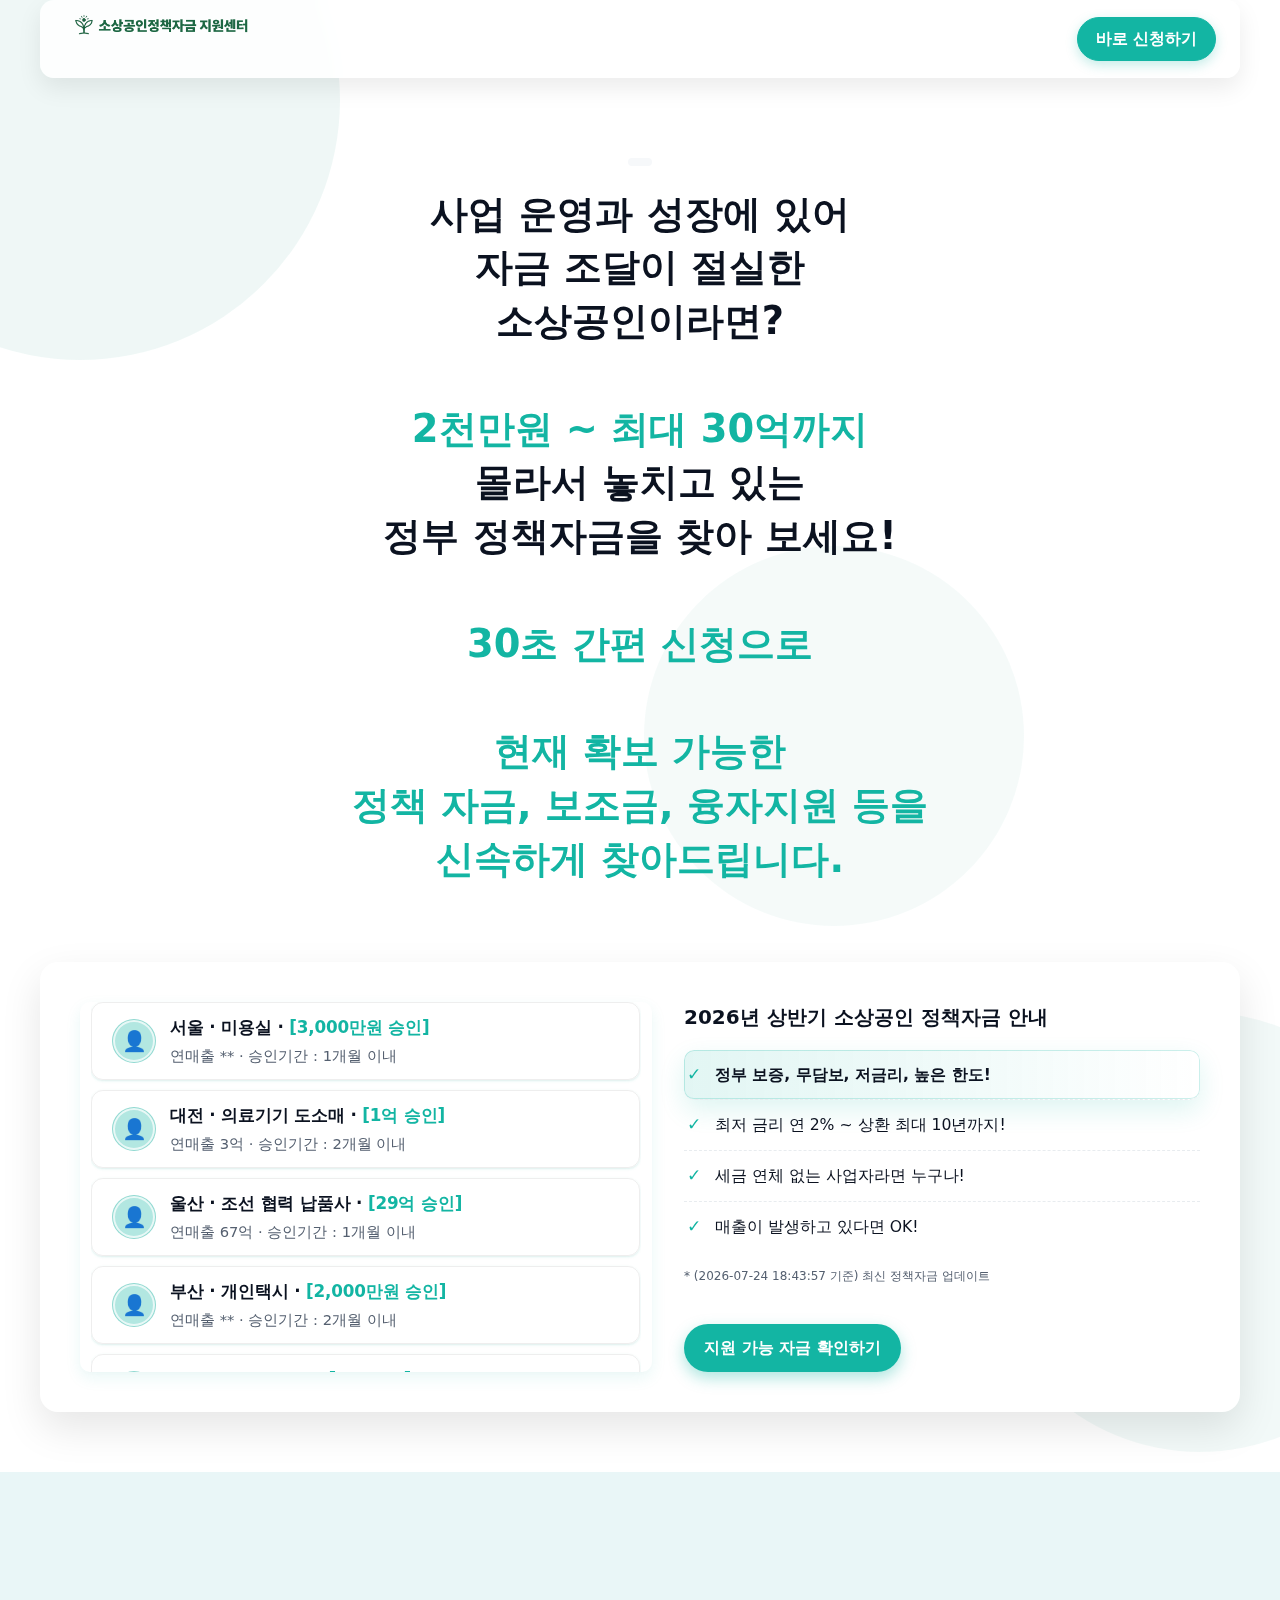
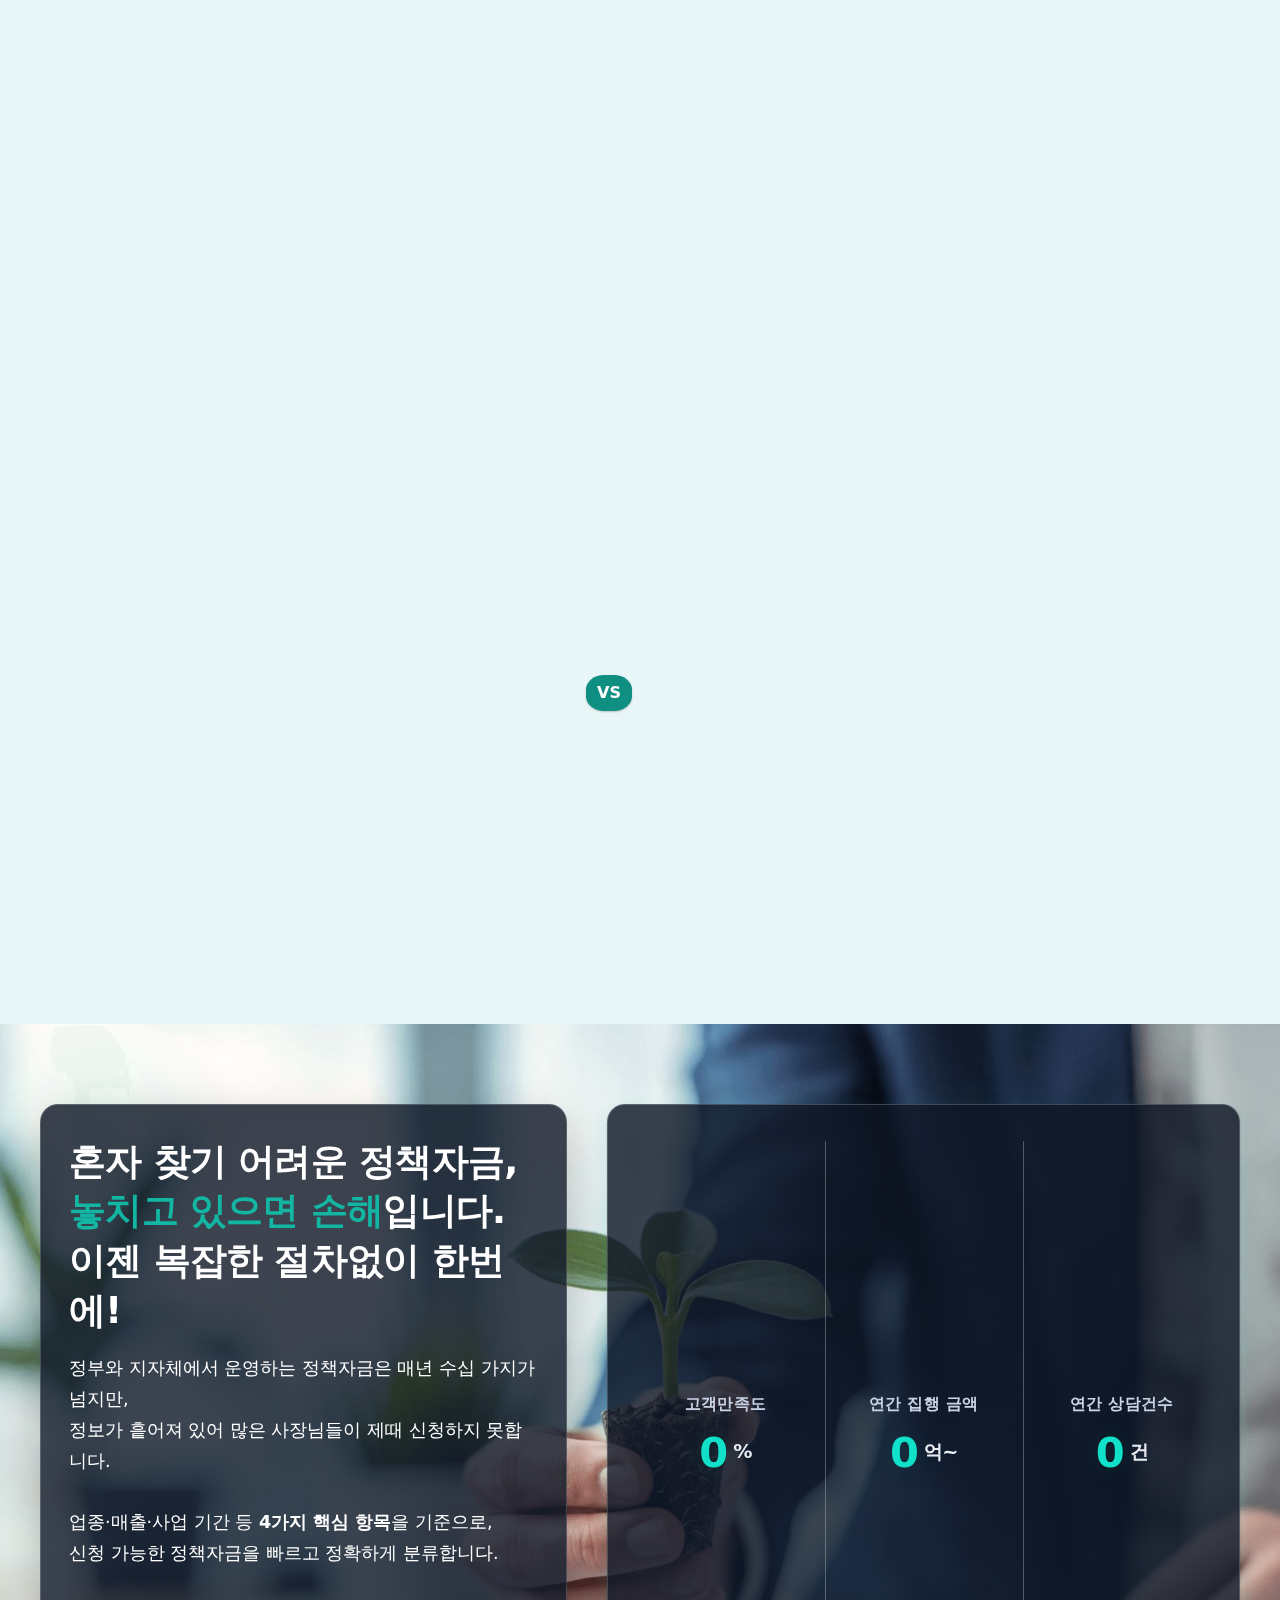
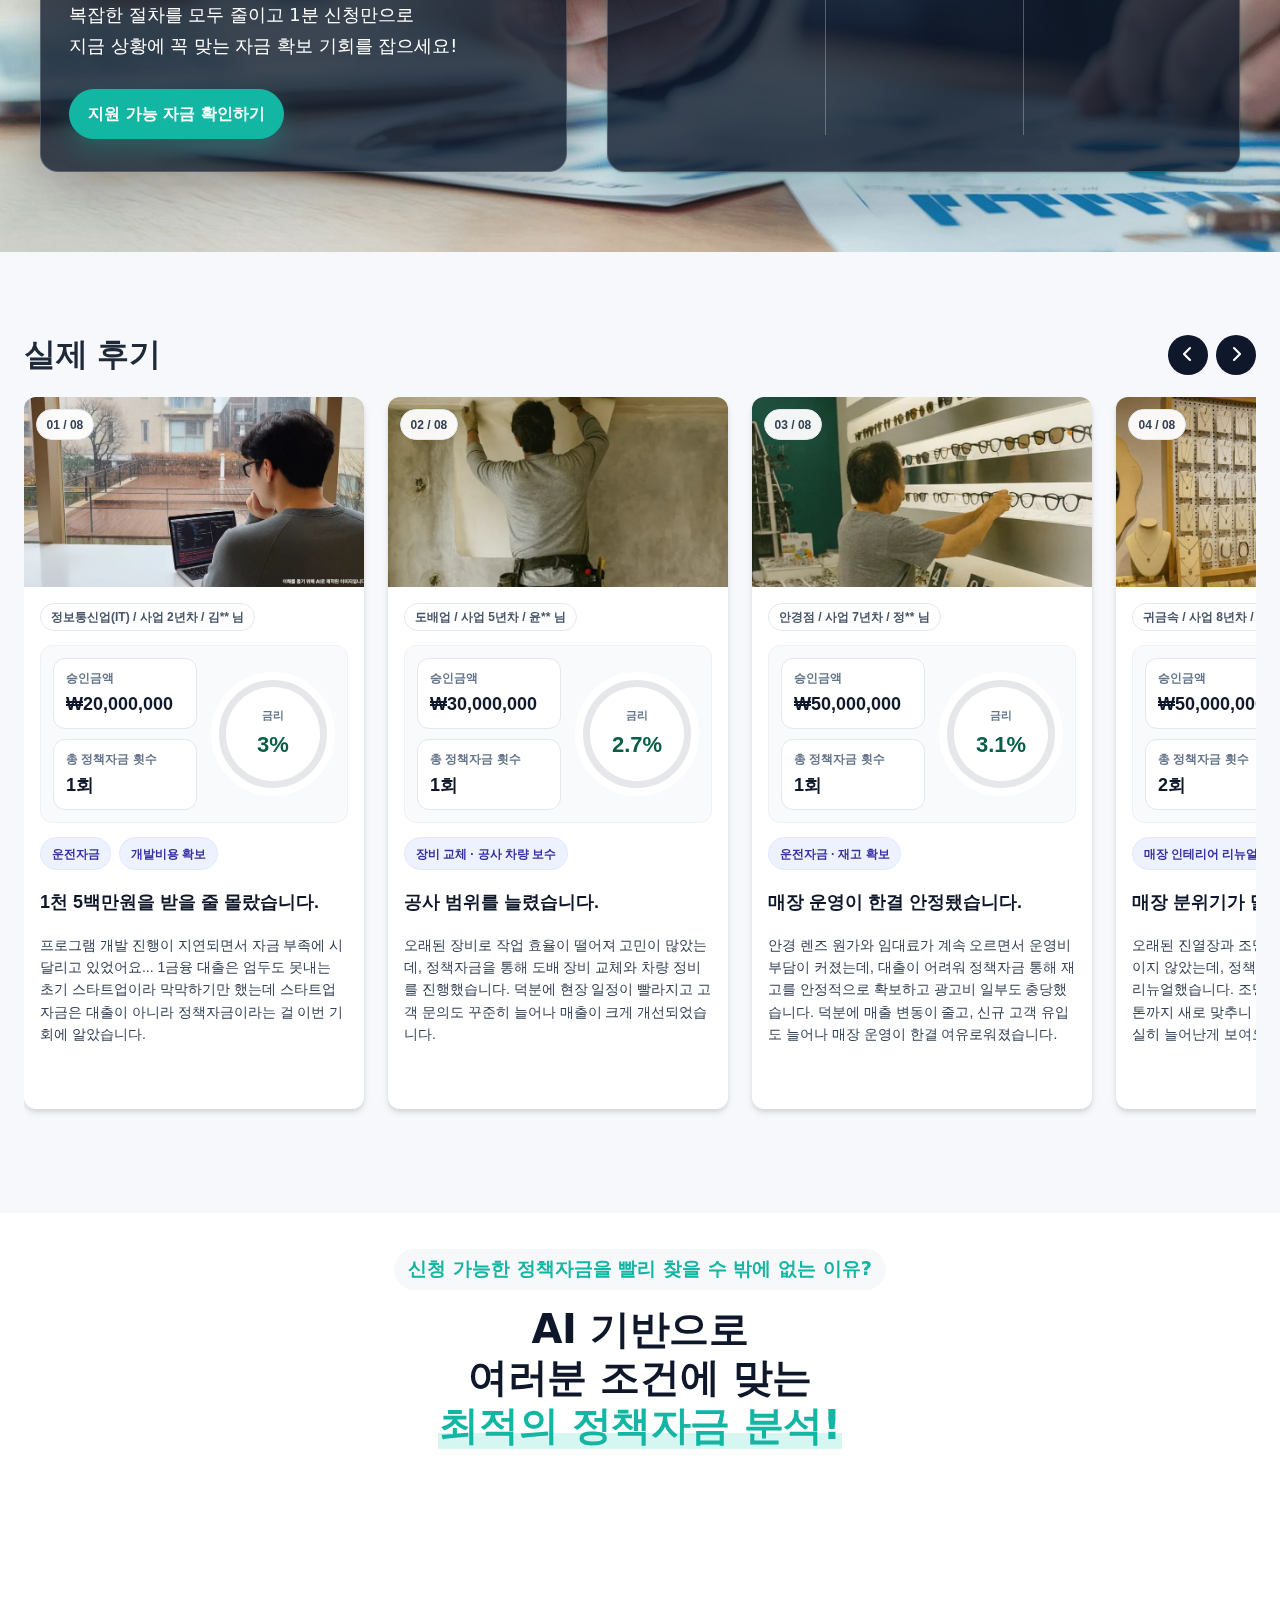
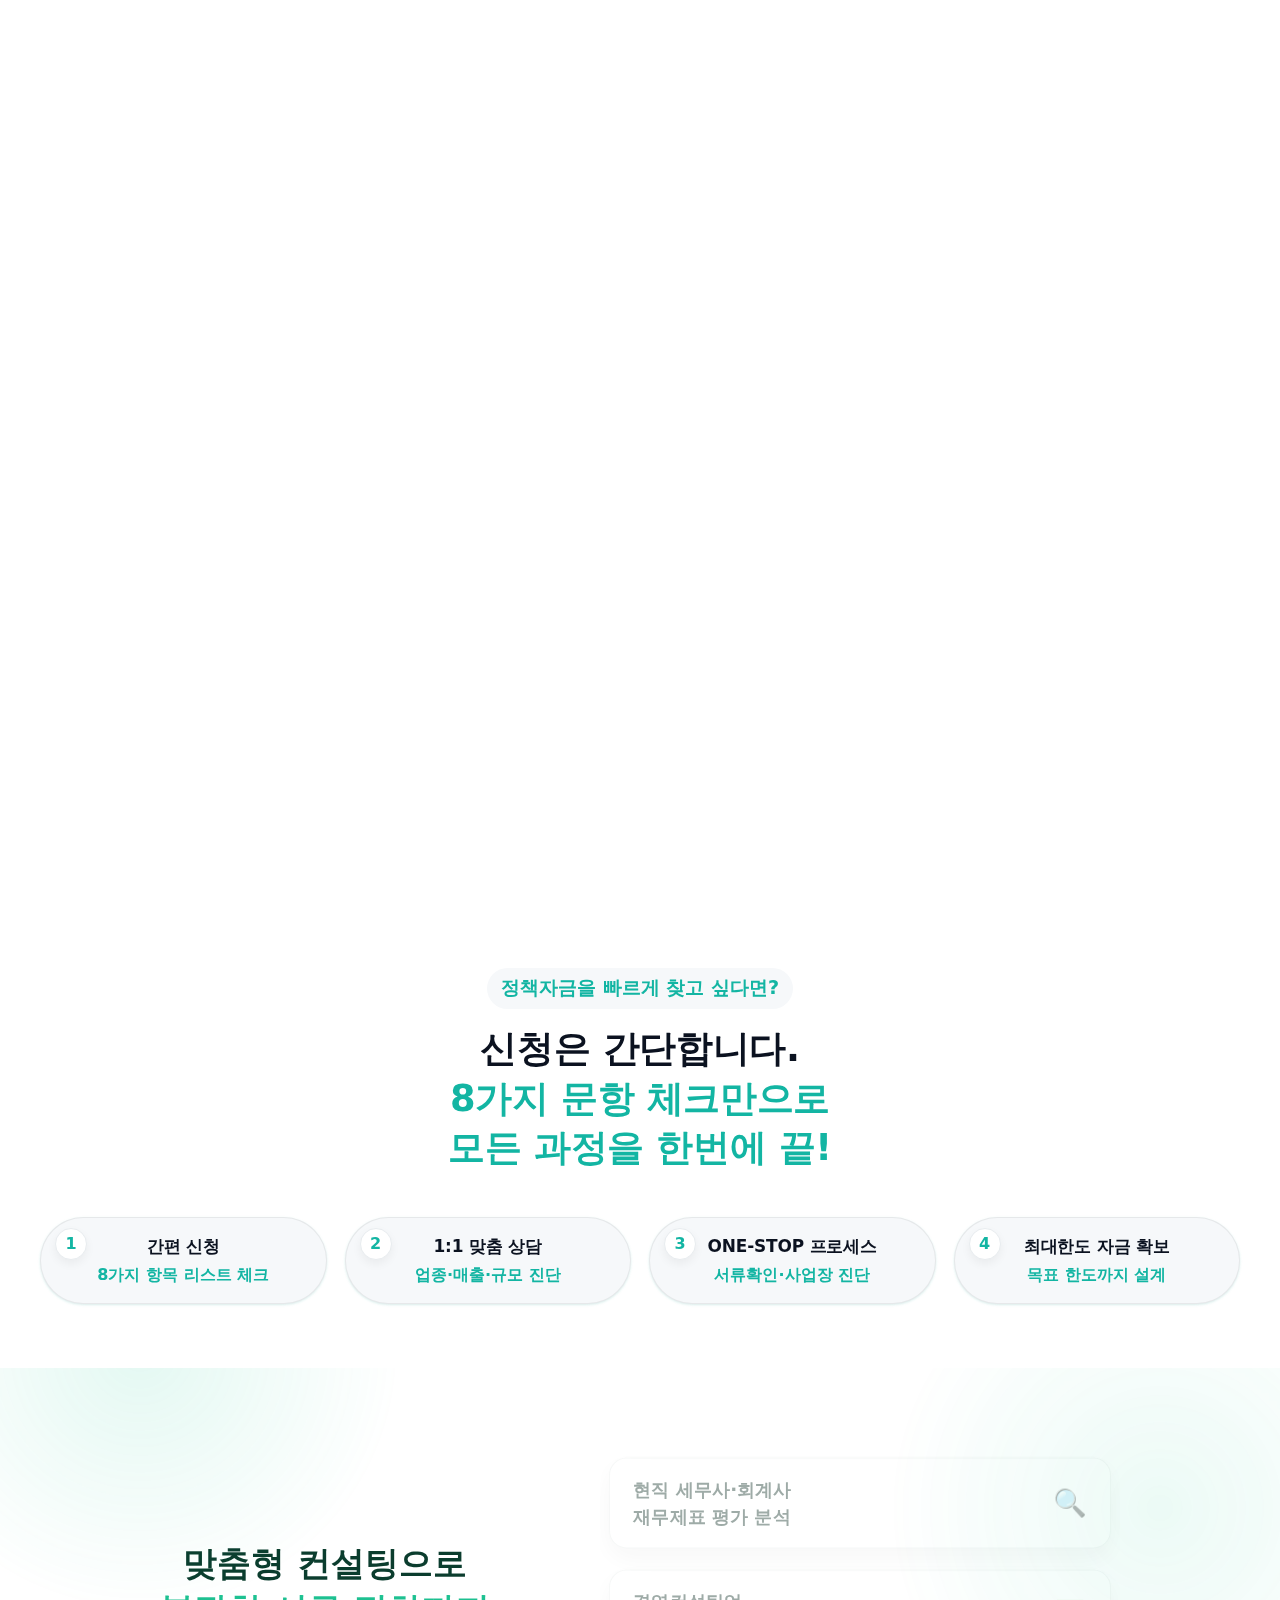
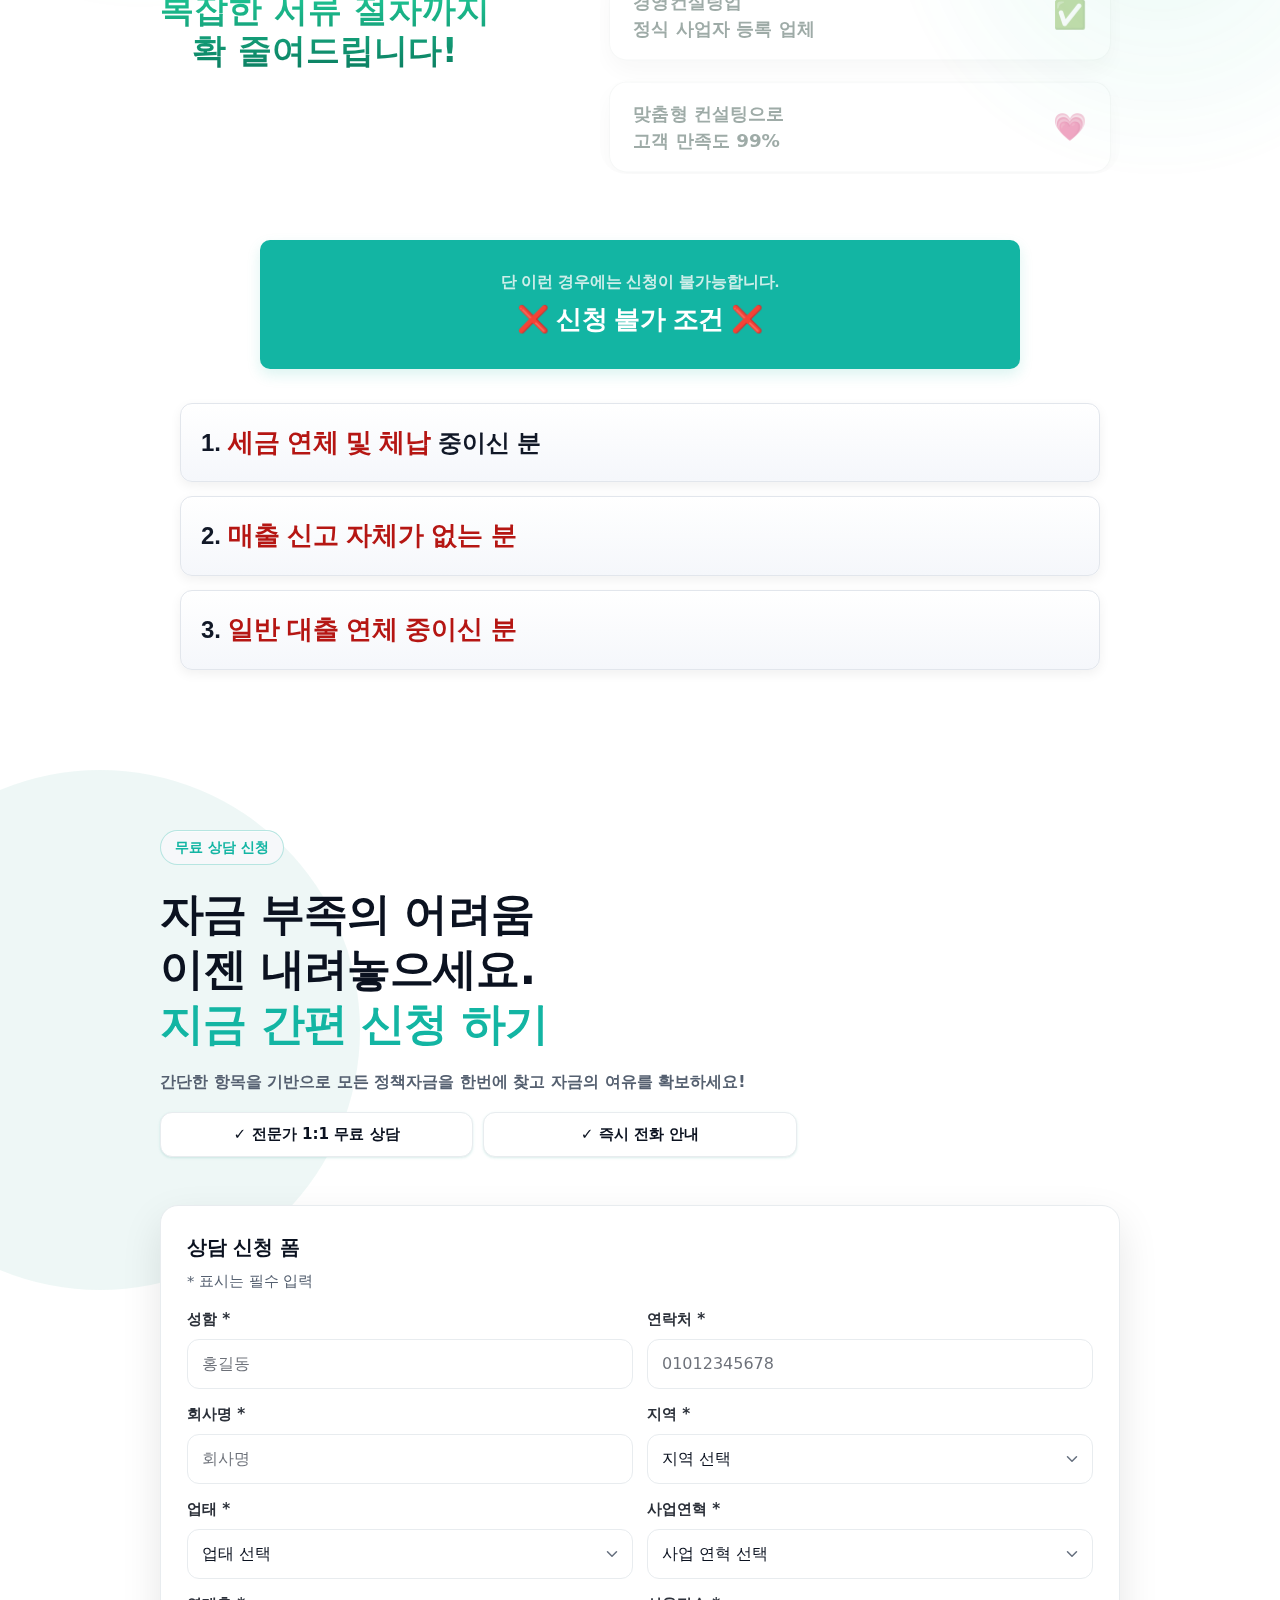
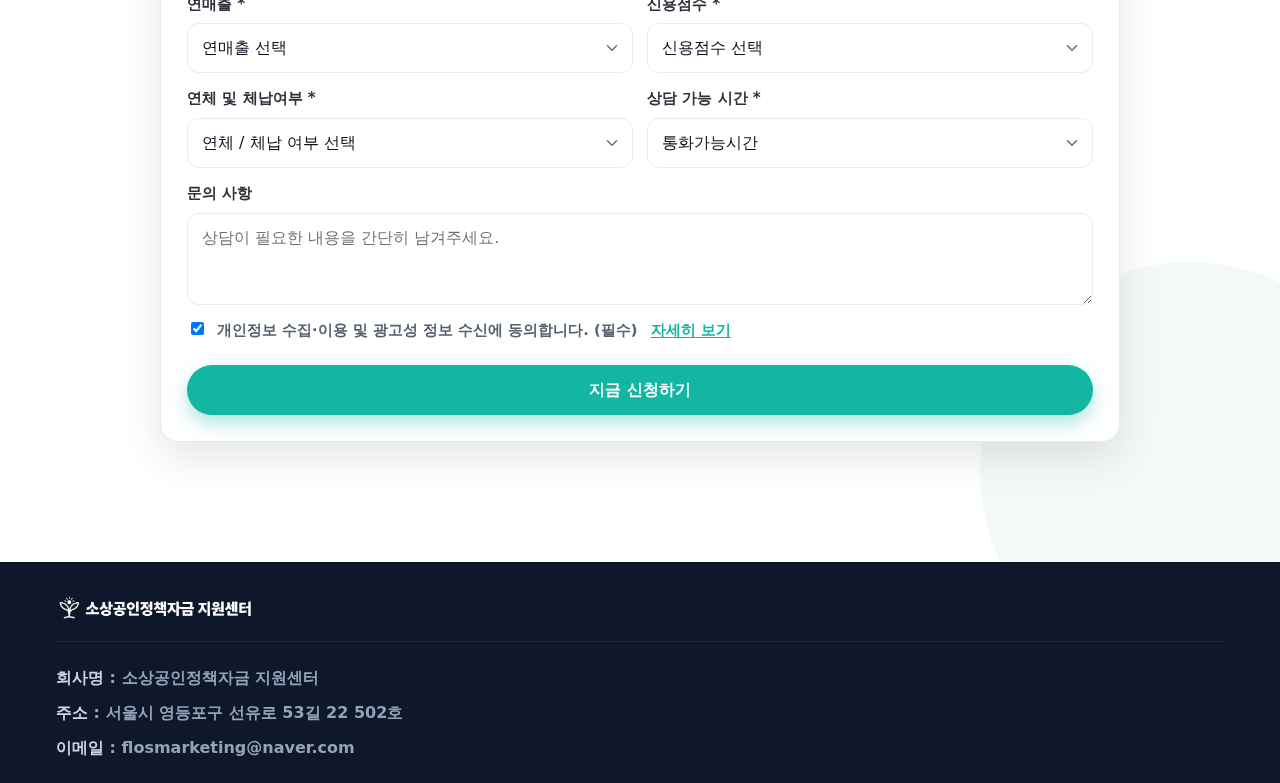
<file: google.html>
<!doctype html>
<html lang="ko">
<head>

  <!-- Google tag (gtag.js) -->
<script async src="https://www.googletagmanager.com/gtag/js?id=G-NDCSD8F6SD"></script>
<script>
  window.dataLayer = window.dataLayer || [];
  function gtag(){dataLayer.push(arguments);}
  gtag('js', new Date());

  gtag('config', 'G-NDCSD8F6SD');
</script>
  <!-- ===== 기본 메타 ===== -->
  <meta charset="utf-8" />
  <meta http-equiv="x-ua-compatible" content="ie=edge" />
  <meta name="viewport" content="width=device-width, initial-scale=1, viewport-fit=cover" />
  <!-- ===== 소상공인정책자금 지원센터 |  ===== -->
<title>소상공인정책자금 지원센터</title>
<meta name="description" content="정책자금 승인율을 높이는 전문가 컨설팅! 운영자금이 부족한 소상공인을 위해, 조건별 맞춤형 정책자금을 빠르게 연결해드립니다." />
<meta name="format-detection" content="telephone=no, address=no, email=no" />
<meta name="theme-color" content="#13b5a3" />
<meta name="color-scheme" content="light dark" />

<!-- ===== SEO 기본 설정 ===== -->
<link rel="canonical" href="https://govbizfund.co.kr" />
<meta name="robots" content="index, follow, max-snippet:-1, max-image-preview:large, max-video-preview:-1" />
<meta name="keywords" content="소상공인정책자금, 정책자금지원센터, 소상공인대출, 정부정책자금, 소상공인지원사업, 소상공인 정책자금 신청, 정책자금 컨설팅, , 자금조달, 창업자금, 운전자금, 시설자금" />

<!-- ===== Open Graph (공유 미리보기) ===== -->
<meta property="og:type" content="website" />
<meta property="og:site_name" content="소상공인정책자금 지원센터" />
<meta property="og:title" content="소상공인정책자금 지원센터" />
<meta property="og:description" content="운영자금이 부족한 소상공인을 위해, 조건별 맞춤형 정책자금을 빠르게 연결해드립니다." />
<meta property="og:url" content="https://govbizfund.co.kr" />
<meta property="og:image" content="./img/thumb.jpg" />
<meta property="og:locale" content="ko_KR" />

<!-- ===== Twitter Card ===== -->
<meta name="twitter:card" content="summary_large_image" />
<meta name="twitter:title" content=" | 소상공인정책자금 지원센터" />
<meta name="twitter:description" content="운영자금이 부족한 소상공인을 위해, 조건별 맞춤형 정책자금을 빠르게 연결해드립니다." />
<meta name="twitter:image" content="./img/thumb.jpg" />

  <!-- ===== 파비콘 / PWA ===== -->
  <link rel="icon" type="image/png" sizes="32x32" href="./img/favicon-biz.png" />
  <link rel="icon" type="image/png" sizes="16x16" href="./img/favicon-biz.png" />
  <link rel="apple-touch-icon" sizes="180x180" href="./img/favicon-biz.png" />
  <meta name="apple-mobile-web-app-capable" content="yes" />
  <meta name="apple-mobile-web-app-status-bar-style" content="black-translucent" />

  <!-- ===== 성능(안전 옵션) ===== -->
  <link rel="preconnect" href="https://fonts.gstatic.com" crossorigin />
  <link rel="preconnect" href="https://fonts.googleapis.com" />
  <!-- 시스템 폰트 중심이지만, Pretendard 웹폰트를 쓸 경우만 아래 주석 해제
  <link href="https://fonts.googleapis.com/css2?family=Pretendard:wght@400;700;900&display=swap" rel="stylesheet">
  -->

  <!-- ===== 스타일 ===== -->
   <link href="./css/reset.css" rel="stylesheet" type="text/css" />
  <link href="./css/style.css" rel="stylesheet" type="text/css" />
    <link href="./css/ionicons.min.css" rel="stylesheet" />
      <link rel="stylesheet" href="https://cdn.jsdelivr.net/npm/@fortawesome/fontawesome-free@6.4.0/css/all.min.css">


<!-- Danggeun Market Code -->
<script src="https://karrot-pixel.business.daangn.com/0.4/karrot-pixel.umd.js"></script>
<script>
  window.karrotPixel.init('1764120430190435001');
  window.karrotPixel.track('ViewPage');
</script>
<!-- End Danggeun Market Code -->

<!-- Meta Pixel Code -->
<script>
!function(f,b,e,v,n,t,s)
{if(f.fbq)return;n=f.fbq=function(){n.callMethod?
n.callMethod.apply(n,arguments):n.queue.push(arguments)};
if(!f._fbq)f._fbq=n;n.push=n;n.loaded=!0;n.version='2.0';
n.queue=[];t=b.createElement(e);t.async=!0;
t.src=v;s=b.getElementsByTagName(e)[0];
s.parentNode.insertBefore(t,s)}(window, document,'script',
'https://connect.facebook.net/en_US/fbevents.js');
fbq('init', '690836940478119');
fbq('track', 'PageView');
</script>
<noscript><img height="1" width="1" style="display:none"
src="https://www.facebook.com/tr?id=690836940478119&ev=PageView&noscript=1"
/></noscript>
<!-- End Meta Pixel Code -->


</head>

<body>

<!-- ✅ 고정 헤더: 섹션을 분리하고 header 안에 topbar를 배치 (전체 코드 - 로테이트 텍스트를 로고 '아래칸'에 배치) -->
<section id="stickyTopbar" aria-label="상단 고정 헤더">



  <header class="topbar" role="banner">
    <div class="left" aria-live="polite">
    <img src="./img/1.png" id="logo-menu">

  <!-- Wordmark -->
  <!-- <text class="txt" x="38" y="25" fill="#0b1220">FitCase</text> -->
<!-- </svg> -->


      <!-- 2줄: 로테이트 텍스트 (로고 '아래칸') -->
      <div class="fade-rotator" aria-hidden="true">
        <div class="line">자금이 필요한 소상공인을 위한</div>
        <div class="line"><b>정책자금 지원 파트너</b></div>
      </div>
      <!-- 스크린리더용 고정 텍스트가 필요하면 아래 주석 해제
      <span class="sr-only">법무법인·법무사 전용, 개인회생·파산 DB 파트너</span> -->
    </div>
    <a class="tel" href="#form_e12">바로 신청하기</a>


  </header>


</section>





<!-- ✅ 본문 히어로: 기존 섹션에서 topbar 제거, 나머지 그대로 -->
<section id="legalDBHero" aria-label="개인회생·파산 실시간 DB 공급">


  <!-- 🔹 버블 요소 -->
  <span aria-hidden="true" class="bg-bubble b1"></span>
  <span aria-hidden="true" class="bg-bubble b2"></span>
  <span aria-hidden="true" class="bg-bubble b3"></span>

  <div class="wrap">
    <!-- (topbar는 별도 #stickyTopbar 섹션으로 분리됨) -->
    <div class="headline">
      <div class="tag"></div>
<h2>
사업 운영과 성장에 있어<br>
자금 조달이 절실한<br>소상공인이라면?<br><br>

<b>2천만원 ~ 최대 30억까지</b><br>
몰라서 놓치고 있는<br>
정부 정책자금을 찾아 보세요!<br><br>

<b>30초 간편 신청으로<br><br>
현재 확보 가능한<br>
정책 자금, 보조금, 융자지원 등을<br>
신속하게 찾아드립니다.</b>


<style>
  .call-btn{
    display:inline-block;padding:.5rem .8rem;border-radius:12px;
    background:#10b981;color:#fff;text-decoration:none;font-weight:700;font-size:24px;
  }
  .call-btn:hover{filter:brightness(.95)}
</style>


</h2><br>

    </div>

    <div class="content">
      <div class="left">
        <div class="dbStack" aria-live="polite">
          <div class="dbTrack"></div>
        </div>
        <!-- <div class="bubble bubble1">실시간 유입</div>
        <div class="bubble bubble2">중복 제거</div>
        <div class="bubble bubble3">전환율 상위</div> -->
      </div>

      <div class="right">
        <div>
          <hr class="border1" style="width:100%;border:1px solid #00000012;margin:20px 0;">
          <h3>2026년 상반기 소상공인 정책자금 안내</h3>
          <ul>
            <li>정부 보증, 무담보, 저금리, 높은 한도!</li>
            <li>최저 금리 연 2% ~ 상환 최대 10년까지!</li>
            <li>세금 연체 없는 사업자라면 누구나!</li>
            <li>매출이 발생하고 있다면 OK!</li>
          </ul>
         <small id="legalNotice"
       data-extra=" 최신 정책자금 업데이트"
       style="color:var(--muted); display:block; margin-top:15px; font-size:.75rem;">
  * 
  <span class="ts" aria-live="polite"></span>
  <span class="extra"></span>
</small>

        </div>
        <div class="actions">
          <a class="btn-fill" href="#form_e12">지원 가능 자금 확인하기</a>
        </div>
      </div>
    </div>
  </div>

 


</section>



<!-- <section id="eventList1">


  <div class="hero">

    <div class="points" aria-label="핵심 포인트">
      <div class="wrap" style="grid-template-columns: repeat(1, 1fr);">
       
        <div class="col">
          <div class="label">단 이런 경우에는 신청이 불가능합니다.</div>
          <div class="value" >❌ 신청 불가 조건 ❌</div>
        </div>

      </div>
    </div>
  </div>

  <div class="item">
    <div class="txt">1. <strong>세금 연체 및 체납</strong> 중이신 분</div>
  </div>

  <div class="item">
    <div class="txt">2. <strong>매출 신고 자체가 없는 분</strong></div>
  </div>

  <div class="item">
    <div class="txt">3. <strong>일반 대출 연체 중이신 분</strong></div>
  </div>

</section> -->


<section id="carCompare">
  <style>
    /* ================= Scope: #carCompare only ================= */
    #carCompare {
      font-family: "Pretendard", "Noto Sans KR", system-ui, -apple-system, Segoe UI, Roboto, sans-serif;
      background: #e9f6f7;
      padding: 60px 20px 80px;
      text-align: center;
      color: #1a1a1a;

      /* 애니메이션 토큰 */
      --ease: cubic-bezier(.22,.61,.36,1);
      --dur: 700ms;
    }

    /* ====== 상단 배지(첨부 이미지 스타일) ====== */
    #carCompare .title{
      display:inline-block;
      font-size:13.5px;
      font-weight:700;
      color:#098b7f;
      background:#fff;
      border:1px solid #c7f4ea;
      padding:8px 14px;
      border-radius:999px;
      letter-spacing:.2px;
      margin-bottom:14px;
    }

    /* ====== 대 타이틀 (3줄 + 민트 하이라이트) ====== */
    #carCompare .subTitle{
      font-size:36px;
      line-height:1.28;
      font-weight:900;
      color:#10161b;
      margin:0 auto 18px;
      letter-spacing:-.2px;
      max-width:820px;
    }
    #carCompare .subTitle .hl{
      position:relative;
      color:#0fb3a2; /* 민트 텍스트 */
      display:inline-block;
      padding:0 4px;
      z-index:0;
    }
    #carCompare .subTitle .hl::after{
      content:"";
      position:absolute;
      left:-6px; right:-6px; bottom:6px;
      height:16px;
      background:#aef4e9;  /* 민트 하이라이트 바 */
      border-radius:6px;
      z-index:-1;
      opacity:.9;
    }

    /* ====== 본문 두 단락(첨부 이미지 톤) ====== */
    #carCompare .desc{
      max-width:720px;
      margin:0 auto 36px;
      color:#0f1720;
      font-size:17px;
      line-height:1.8;
      font-weight:700;
    }
    #carCompare .desc p{margin:0 0 10px}
    #carCompare .desc p:last-child{margin-bottom:0}

    /* ===== 2열 카드 중앙 정렬 ===== */
    #carCompare .compare-wrap {
      position: relative;
      display: flex;
      justify-content: center; /* 전체를 가운데 정렬 */
      align-items: center;
      gap: 0;
      margin: 0 auto 56px;
      max-width: 900px;
      perspective: 1000px; /* 3D 살짝 */
    }

    #carCompare .box {
      position: relative;
      border-radius: 18px;
      padding: 36px 30px 32px;
      background: #f5f5f5;
      text-align: left;
      height: 280px;

      /* ▼▼ 세로 가운데 정렬 핵심 ▼▼ */
      display: flex;
      flex-direction: column;
      justify-content: center;   /* 자식(h3, ul) 묶음 세로 가운데 */

      transform-style: preserve-3d;
      will-change: transform, opacity, filter;
    }

    #carCompare .box.loan {
      box-shadow: 0 6px 14px rgba(0, 0, 0, 0.06), 0 20px 40px rgba(0, 0, 0, 0.05);
      border-top-right-radius: 0;
      border-bottom-right-radius: 0;
    }

    #carCompare .box.policy {
      background: #0b7a70;
      color: #fff;
      height: 390px;
      box-shadow: 0 5px 9px rgb(12 122 112), 0 10px 20px rgba(0, 0, 0, 0.22);
      padding: 42px 34px 36px 54px;
      transform: translateY(-2px);
      overflow: hidden; /* 하이라이트 스윕용 */
    }

    #carCompare .box h3 {
      font-size: 30px;
      font-weight: 800;
      margin: 0 0 22px;
      letter-spacing: 0.4px;
    }

    #carCompare .box.loan h3 {
      color: #7a8a96;
    }

    #carCompare ul {
      list-style: none;
      margin: 0;
      padding: 0;
      font-size: 19px;
      line-height: 240%;
    }

    #carCompare li {
      display: flex;
      align-items: center;
      gap: 10px;
      will-change: transform, opacity;
    }

    #carCompare .loan li::before {
      content: "●";
      font-size: 8px;
      color: #adb8c3;
      border: 2px solid #adb8c3;
      width: 10px;
      height: 10px;
      border-radius: 50%;
      display: inline-flex;
      align-items: center;
      justify-content: center;
    }

    #carCompare .policy li::before {
      content: "✓";
      font-weight: 900;
      font-size: 13px;
      color: #bffff1;
      width: 18px;
      height: 18px;
      border-radius: 50%;
      background: rgba(255, 255, 255, 0.15);
      display: inline-flex;
      align-items: center;
      justify-content: center;
      box-shadow: inset 0 0 0 2px rgba(255, 255, 255, 0.22);
    }

    /* ===== VS 배지: 경계선 중앙 ===== */
    #carCompare .vs {
      position: absolute;
      top: 50%;
      left: 46.6%;
      transform: translate(-50%, -50%);
      width: 46px;
      height: 36px;
      border-radius: 40%;
      background: #0f8e82;
      color: #fff;
      font-weight: 800;
      font-size: 16px;
      display: flex;
      align-items: center;
      justify-content: center;
      z-index: 3;
      box-shadow: 0 1px 2px rgba(0, 0, 0, 0.22), 0 0 0 2px #e9f6f7;
      will-change: transform, opacity;
    }

    #carCompare .bottom {
      font-size: 22px;
      font-weight: 800;
      color: #303a44;
      will-change: transform, opacity;
    }

    #carCompare .bottom .em {
      color: #1f6dff;
    }

    @media (max-width: 860px) {
      #carCompare .subTitle{font-size:30px}
      #carCompare .compare-wrap {
        flex-direction: column;
        gap: 10px;
      }
      #carCompare .vs {
        position: absolute;
        left: 50%;
        top: calc(42%);
        transform: translate(-50%, -50%);
      }
      #carCompare .box.loan { border-radius: 18px; }
      #carCompare .box.policy { border-radius: 18px; }
    }

    /* ==================== 등장/강조 효과 (반복 재생 가능) ==================== */
    #carCompare .reveal { opacity: 0; transform: translateY(16px) scale(.98); filter: blur(6px); }
    #carCompare.in .reveal {
      opacity: 1; transform: translateY(0) scale(1); filter: blur(0);
      transition: opacity var(--dur) var(--ease), transform var(--dur) var(--ease), filter calc(var(--dur) + 120ms) var(--ease);
      transition-delay: var(--d, 0ms);
    }

    @keyframes pop-in {
      0%   { transform: translate(-50%,-50%) scale(.6); opacity: 0; filter: blur(3px); }
      60%  { transform: translate(-50%,-50%) scale(1.08); opacity: 1; }
      100% { transform: translate(-50%,-50%) scale(1);   filter: blur(0); }
    }
    #carCompare.in .vs { animation: pop-in 640ms var(--ease) forwards; animation-delay: 220ms; }

    #carCompare .box.policy::before{
      content:""; position:absolute; inset:0;
      background:linear-gradient(115deg, rgba(255,255,255,0) 30%, rgba(255,255,255,.28) 48%, rgba(255,255,255,0) 66%);
      transform:translateX(-130%) skewX(-12deg); pointer-events:none;
    }
    @keyframes sweep{ 0%{transform:translateX(-130%) skewX(-12deg)} 100%{transform:translateX(150%) skewX(-12deg)} }
    @keyframes pulseShadow{
      0%,100% { box-shadow:0 5px 9px rgba(12,122,112,1), 0 10px 20px rgba(0,0,0,.22) }
      50%     { box-shadow:0 12px 22px rgba(12,122,112,.85), 0 24px 50px rgba(0,0,0,.28) }
    }
    #carCompare.in .box.policy{ transform:translateY(-2px) scale(1.02); animation:pulseShadow 1600ms ease-in-out 320ms 2 both }
    #carCompare.in .box.policy::before{ animation:sweep 1100ms cubic-bezier(.11,.61,.28,.95) 380ms both }

    #carCompare .list-l>li { transform:translateX(-14px); opacity:0; filter:blur(6px) }
    #carCompare .list-r>li { transform:translateX(14px);  opacity:0; filter:blur(6px) }
    #carCompare.in .list-l>li, #carCompare.in .list-r>li {
      transform:none; transition:transform var(--dur) var(--ease), opacity var(--dur) var(--ease), filter var(--dur) var(--ease);
      opacity:1; filter:none; transition-delay:var(--d,0ms);
    }

    @media (prefers-reduced-motion: reduce){
      #carCompare .reveal, #carCompare .vs, #carCompare .box.policy, #carCompare .box.policy::before,
      #carCompare .list-l>li, #carCompare .list-r>li {
        transition:none !important; animation:none !important; filter:none !important; transform:none !important; opacity:1 !important;
      }
    }
  </style>

  <!-- ====== 상단 카피 (첨부 이미지 문구로 교체) ====== -->
  <div class="title reveal" style="--d:40ms">소상공인정책지원만의 특별한 장점</div>

  <div class="subTitle reveal" style="--d:100ms">
    사업기간이 짧거나<br>
    매출이 낮아도<br>걱정마세요!<br><br>
    일반 대출과 달리<br><span class="hl">정책자금은 가능합니다!</span>
  </div>

  <div class="desc reveal" style="--d:140ms">
    <p>자금 조달이 어려운<br>소상공인을 위해<br>정부가 보증하는 제도로<br><br>일반 대출에선 어려운<br>혜택을 받을 수 있습니다.</p>
  </div>

  <!-- ====== 이하 비교 영역은 기존 유지 ====== -->
  <div class="compare-wrap">
    <div class="box loan reveal" style="--d:200ms">
      <h3>일반 대출</h3>
      <ul class="list-l" style="font-size:1rem;">
        <li style="--d:260ms;">부족한 매출로 거절</li>
        <li style="--d:320ms;">적은 한도</li>
        <li style="--d:380ms;">짧은 업력으로 신용미달</li>
        <li style="--d:440ms;">담보・보증 필수</li>
      </ul>
    </div>

    <div class="vs">VS</div>

    <div class="box policy reveal" style="--d:240ms">
      <h3>정책 자금</h3>
      <ul class="list-r">
        <li style="--d:300ms;">매출이 적어도 가능!</li>
<li style="--d:360ms;">높은 한도</li>
<li style="--d:420ms;">여러 번 신청·지원 가능!</li>
<li style="--d:480ms;">무담보, 정부 보증</li>
<li style="--d:480ms;">저신용자 접수가능</li>

      </ul>
    </div>
  </div>



</section>





<section id="late-response" aria-label="지원제도 안내 및 실적">
  <style>
    /* ===== Design Tokens ===== */
    #late-response{
      /* colors */
      --mint:#13b5a3;
      --mint-2:#11a292;
      --ink:#0b1220;
      --panel:#0e1625;         /* 다크 패널 */
      --panel-2:#111c2d;
      --line:rgba(255,255,255,.18);
      --white:#fff;

      /* effects */
      --radius:18px;
      --shadow:0 20px 50px rgba(0,0,0,.25);
      --soft:0 1px 2px rgba(0,0,0,.18), 0 6px 18px rgba(19,181,163,.14);

      position:relative;
      padding:80px 20px;
      color:var(--white);
      font-family:Pretendard,"Noto Sans KR",system-ui,-apple-system,Segoe UI,Roboto,sans-serif;
      overflow:hidden;
      background:
        radial-gradient(1200px 600px at 85% -10%, rgba(19,181,163,.10), transparent 60%),
        radial-gradient(900px 480px at -10% 30%, rgba(19,181,163,.08), transparent 60%),
        linear-gradient(180deg, #0a0f1a 0%, #0b1220 100%);
    background:url('./img/second-bg.jpg') center/cover no-repeat;
      isolation:isolate;
    }

    /* subtle mint dots */
    #late-response::before{
      content:""; position:absolute; inset:0; pointer-events:none; z-index:0;
      background:
        radial-gradient(220px 220px at 8% 16%, rgba(19,181,163,.12), rgba(19,181,163,0) 70%),
        radial-gradient(200px 200px at 92% 70%, rgba(19,181,163,.10), rgba(19,181,163,0) 70%);
      opacity:.85;
    }

    /* layout */
    #late-response .lr-container{
      position:relative; z-index:1;
      max-width:1200px; margin:0 auto;
      display:grid; grid-template-columns:1fr 1.2fr; gap:40px;
    }
    @media (max-width:900px){
      #late-response{ padding:64px 16px; }
      #late-response .lr-container{ grid-template-columns:1fr; gap:28px; }
    }

    /* text area */
    #late-response .lr-card{
      background:linear-gradient(180deg, #0e1625cf 0%, #111c2dcc 100%);
      border:1px solid var(--line);
      border-radius:var(--radius);
      box-shadow:var(--shadow);
      padding:32px clamp(18px,3.5vw,28px);
    }

    #late-response .lr-title{
      margin:0 0 18px;
      font-size:clamp(1.6rem,3.2vw,2.3rem);
      line-height:1.35; font-weight:900; letter-spacing:-.02em;
    }
    #late-response .lr-title b{ color:var(--mint); }

    #late-response .lr-desc{ margin-top:8px; }
    #late-response .lr-desc p{
      margin:10px 0;
      font-size:clamp(1rem,1.4vw,1.1rem);
      line-height:1.75;
      color:#fff;
    }

    /* stat strip (PC: row / Mobile: column) */
    #late-response .lr-stats{
      display:flex; align-items:stretch; justify-content:space-between; gap:0;
      background:linear-gradient(180deg, #0e1625cf 0%, #111c2dcc 100%);
      border:1px solid var(--line);
      border-radius:var(--radius);
      box-shadow:var(--soft);
      padding:18px;
    }
    #late-response .lr-stat{
      flex:1 1 0; display:flex; flex-direction:column; align-items:center; justify-content:center;
      padding:16px 12px; text-align:center; position:relative;
    }
    /* white separators only on PC */
    @media (min-width:900px){
      #late-response .lr-stat + .lr-stat::before{
        content:""; position:absolute; left:0; top:18px; bottom:18px; width:1px;
        background:rgba(255,255,255,.28);
      }
    }

    #late-response .lr-stat .label{
      font-size:.98rem; font-weight:800; letter-spacing:.02em; color:#c9d3e6; margin-bottom:6px;
    }
    #late-response .lr-stat .num{
      font-weight:900; letter-spacing:-.02em;
      font-size:clamp(1.8rem,4vw,2.6rem);
      color:#11e1c9;
      text-shadow:0 0 24px rgba(19,181,163,.15);
      display:flex; align-items:center; gap:6px;
    }
    #late-response .lr-stat .unit{
      font-weight:900; color:#f3f6fb; opacity:.95; font-size:clamp(1rem,2.2vw,1.2rem);
    }
    #late-response .lr-stat .hint{
      margin-top:6px; font-size:.85rem; color:#9fb8b4;
    }

    /* mobile: stack vertically with gaps, no separators */
    @media (max-width:900px){
      #late-response .lr-stats{ flex-direction:column; gap:10px; padding:14px; }
      #late-response .lr-stat{ border:none; background:rgba(255,255,255,.02); border-radius:12px; }
    }

    /* entrance motion (reduced-motion aware) */
    @keyframes fadeUp{ from{ transform:translateY(12px); opacity:0 } to{ transform:none; opacity:1 } }
    #late-response .lr-card, #late-response .lr-stats{ animation:fadeUp .6s ease-out both; }
    #late-response .lr-stats{ animation-delay:.08s; }
    @media (prefers-reduced-motion:reduce){
      #late-response .lr-card, #late-response .lr-stats{ animation:none; }
    }

    /* CTA (선택) – 이미지 톤 참고해 라운드 버튼 */
    #late-response .lr-cta{
      margin-top:18px; display:inline-flex; align-items:center; gap:10px;
      padding:12px 18px; border-radius:999px; border:1.5px solid var(--mint);
      color:#fff; text-decoration:none; font-weight:900; background:var(--mint);
      box-shadow:0 10px 24px rgba(19,181,163,.28);
      transition:transform .18s ease, box-shadow .18s ease, background-color .18s ease, border-color .18s ease;
    }
    #late-response .lr-cta:hover{
      background:var(--mint-2); border-color:var(--mint-2); transform:translateY(-1px);
      box-shadow:0 16px 34px rgba(19,181,163,.36);
    }
  </style>

  <div class="lr-container">
    <!-- Copy Card -->
    <div class="lr-card">
<h2 class="lr-title">
  혼자 찾기 어려운 정책자금,<br>
  <b>놓치고 있으면 손해</b>입니다.<br>
  이젠 복잡한 절차없이 한번에!

</h2>

<div class="lr-desc">
  <p>
    정부와 지자체에서 운영하는 정책자금은 매년 수십 가지가 넘지만,<br>
    정보가 흩어져 있어 많은 사장님들이 제때 신청하지 못합니다.<br><br>

    업종·매출·사업 기간 등 <b>4가지 핵심 항목</b>을 기준으로,<br>
    신청 가능한 정책자금을 빠르고 정확하게 분류합니다.<br>
    <br>
    복잡한 절차를 모두 줄이고 1분 신청만으로<br>
    지금 상황에 꼭 맞는 자금 확보 기회를 잡으세요!
  </p>
</div>

<a href="#form_e12" class="lr-cta">지원 가능 자금 확인하기</a>
    </div>

    <!-- Stats (row on PC, column on mobile) -->
    <div class="lr-stats" role="list" aria-label="누적 실적">
      <div class="lr-stat" role="listitem">
        <div class="label">고객만족도</div>
        <div class="num">
          <span class="count" data-target="92">0</span><span class="unit">%</span>
        </div>
        <!-- <div class="hint" aria-hidden="true">최근 24h 기준 포함</div> -->
      </div>
      <div class="lr-stat" role="listitem">
        <div class="label">연간 집행 금액</div>
        <div class="num">
          <span class="count" data-target="38">0</span><span class="unit">억~</span>
        </div>
        <!-- <div class="hint" aria-hidden="true">중복·허수 제거 후</div> -->
      </div>
      <div class="lr-stat" role="listitem">
        <div class="label">연간 상담건수</div>
        <div class="num">
          <span class="count" data-target="15268">0</span><span class="unit">건</span>
        </div>
        <!-- <div class="hint" aria-hidden="true">문의 기준</div> -->
      </div>
    </div>
  </div>


</section>



<section id="nb4">


  <div class="nb4-container">
    <div class="nb4-head">
      <h2 class="nb4-title">실제 후기</h2>
      <div class="nb4-nav-group">
        <button id="nb4Prev" class="nb4-btn" aria-label="이전"><i class="fas fa-chevron-left"></i></button>
        <button id="nb4Next" class="nb4-btn" aria-label="다음"><i class="fas fa-chevron-right"></i></button>
      </div>
    </div>

    <div id="nb4Slider" class="nb4-slider-container">
      <div class="nb4-slider-wrapper">

        <!-- 카드 1 -->
        <a class="nb4-product-slide" >
          <div class="case-media">
            <img class="case-img" src="./img/h9.jpg" alt="소상공인 정책자금 후기 썸네일 - 음식점 운영자">
            <span class="media-pin">01 / 08</span>
          </div>
          <article class="case-card">
            <div class="case-top"><span class="case-pin">정보통신업(IT) / 사업 2년차 / 김** 님</span></div>
            <div class="kpi-band">
              <div class="kpi-stack">
                <div class="kpi-box"><span class="kpi-label">승인금액</span><span class="kpi-value">₩20,000,000</span></div>
                <div class="kpi-box"><span class="kpi-label">총 정책자금 횟수</span><span class="kpi-value">1회</span></div>
              </div>
              <div class="rate-ring" data-rate="97">
                <div class="ring-inner">
                  <div class="ring-label">금리</div>
                  <div class="ring-val">3%</div>
                </div>
              </div>
            </div>
            <div class="badges"><span class="badge">운전자금</span><span class="badge">개발비용 확보</span></div>
            <h3 class="case-title">1천 5백만원을 받을 줄 몰랐습니다.</h3>
            <p class="case-desc">프로그램 개발 진행이 지연되면서 자금 부족에 시달리고 있었어요... 1금융 대출은 엄두도 못내는 초기 스타트업이라 막막하기만 했는데 스타트업 자금은 대출이 아니라 정책자금이라는 걸 이번 기회에 알았습니다.</p>
          </article>
        </a>

        <!-- 카드 2 -->
        <a class="nb4-product-slide" >
          <div class="case-media">
            <img class="case-img" src="./img/b3.jpg" alt="소상공인 정책자금 후기 썸네일 - 도배업 대표">
            <span class="media-pin">02 / 08</span>
          </div>
          <article class="case-card">
            <div class="case-top"><span class="case-pin">도배업 / 사업 5년차 / 윤** 님</span></div>
            <div class="kpi-band">
              <div class="kpi-stack">
                <div class="kpi-box"><span class="kpi-label">승인금액</span><span class="kpi-value">₩30,000,000</span></div>
                <div class="kpi-box"><span class="kpi-label">총 정책자금 횟수</span><span class="kpi-value">1회</span></div>
              </div>
              <div class="rate-ring" data-rate="97">
                <div class="ring-inner">
                  <div class="ring-label">금리</div>
                  <div class="ring-val">2.7%</div>
                </div>
              </div>
            </div>
            <div class="badges"><span class="badge">장비 교체 · 공사 차량 보수</span></div>
            <h3 class="case-title">공사 범위를 늘렸습니다.</h3>
            <p class="case-desc">오래된 장비로 작업 효율이 떨어져 고민이 많았는데, 정책자금을 통해 도배 장비 교체와 차량 정비를 진행했습니다. 덕분에 현장 일정이 빨라지고 고객 문의도 꾸준히 늘어나 매출이 크게 개선되었습니다.</p>
          </article>
        </a>

        <!-- 카드 3 -->
        <a class="nb4-product-slide" >
          <div class="case-media">
            <img class="case-img" src="./img/b4.jpg" alt="소상공인 정책자금 후기 썸네일 - 안경점 대표">
            <span class="media-pin">03 / 08</span>
          </div>
          <article class="case-card">
            <div class="case-top"><span class="case-pin">안경점 / 사업 7년차 / 정** 님</span></div>
            <div class="kpi-band">
              <div class="kpi-stack">
                <div class="kpi-box"><span class="kpi-label">승인금액</span><span class="kpi-value">₩50,000,000</span></div>
                <div class="kpi-box"><span class="kpi-label">총 정책자금 횟수</span><span class="kpi-value">1회</span></div>
              </div>
              <div class="rate-ring" data-rate="97">
                <div class="ring-inner">
                  <div class="ring-label">금리</div>
                  <div class="ring-val">3.1%</div>
                </div>
              </div>
            </div>
            <div class="badges"><span class="badge">운전자금 · 재고 확보</span></div>
            <h3 class="case-title">매장 운영이 한결 안정됐습니다.</h3>
            <p class="case-desc">안경 렌즈 원가와 임대료가 계속 오르면서 운영비 부담이 커졌는데, 대출이 어려워 정책자금 통해 재고를 안정적으로 확보하고 광고비 일부도 충당했습니다. 덕분에 매출 변동이 줄고, 신규 고객 유입도 늘어나 매장 운영이 한결 여유로워졌습니다.</p>
          </article>
        </a>

        <!-- 카드 4 -->
        <a class="nb4-product-slide" >
          <div class="case-media">
            <img class="case-img" src="./img/b5.jpg" alt="소상공인 정책자금 후기 썸네일 - 귀금속 매장 대표">
            <span class="media-pin">04 / 08</span>
          </div>
          <article class="case-card">
            <div class="case-top"><span class="case-pin">귀금속 / 사업 8년차 / 김** 님</span></div>
            <div class="kpi-band">
              <div class="kpi-stack">
                <div class="kpi-box"><span class="kpi-label">승인금액</span><span class="kpi-value">₩50,000,000</span></div>
                <div class="kpi-box"><span class="kpi-label">총 정책자금 횟수</span><span class="kpi-value">2회</span></div>
              </div>
              <div class="rate-ring" data-rate="97">
                <div class="ring-inner">
                  <div class="ring-label">금리</div>
                  <div class="ring-val">2.4%</div>
                </div>
              </div>
            </div>
            <div class="badges"><span class="badge">매장 인테리어 리뉴얼 · 진열 시스템 개선</span></div>
            <h3 class="case-title">매장 분위기가 달라졌어요.</h3>
            <p class="case-desc">오래된 진열장과 조명 때문에 제품이 제대로 돋보이지 않았는데, 정책자금을 통해 인테리어를 전면 리뉴얼했습니다. 조명 색감부터 진열대 높이, 벽면 톤까지 새로 맞추니 이제 손님들도 늘고 매출도 확실히 늘어난게 보여요.</p>
          </article>
        </a>

        <!-- 카드 5 -->
        <a class="nb4-product-slide" >
          <div class="case-media">
            <img class="case-img" src="./img/b6.jpg" alt="소상공인 정책자금 후기 썸네일 - 의류 매장 대표">
            <span class="media-pin">05 / 08</span>
          </div>
          <article class="case-card">
            <div class="case-top"><span class="case-pin">의류업 / 사업 10년차 / 박** 님</span></div>
            <div class="kpi-band">
              <div class="kpi-stack">
                <div class="kpi-box"><span class="kpi-label">승인금액</span><span class="kpi-value">₩30,000,000</span></div>
                <div class="kpi-box"><span class="kpi-label">총 정책자금 횟수</span><span class="kpi-value">1회</span></div>
              </div>
              <div class="rate-ring" data-rate="97">
                <div class="ring-inner">
                  <div class="ring-label">금리</div>
                  <div class="ring-val">3.3%</div>
                </div>
              </div>
            </div>
            <div class="badges"><span class="badge">긴급 운영자금 · 임대료 및 인건비</span></div>
            <h3 class="case-title">갑작스러운 매출 공백, 큰 숨통이 됐습니다.</h3>
            <p class="case-desc">매출이 급격히 줄고 카드 결제 대금이 밀리면서 운영이 한계에 부딪혔습니다. 은행 대출은 연체 이력 때문에 연이어 거절돼 정말 막막했는데, 정책자금 상담을 통해 긴급 운영자금을 빠르게 지원받을 수 있었습니다.</p>
          </article>
        </a>

        <!-- 카드 6 -->
        <a class="nb4-product-slide" >
          <div class="case-media">
            <img class="case-img" src="./img/b8.jpg" alt="소상공인 정책자금 후기 썸네일 - 치킨 프랜차이즈 대표">
            <span class="media-pin">06 / 08</span>
          </div>
          <article class="case-card">
            <div class="case-top"><span class="case-pin">치킨 프랜차이즈 / 사업 7년차 / 최** 님</span></div>
            <div class="kpi-band">
              <div class="kpi-stack">
                <div class="kpi-box"><span class="kpi-label">승인금액</span><span class="kpi-value">₩40,000,000</span></div>
                <div class="kpi-box"><span class="kpi-label">총 정책자금 횟수</span><span class="kpi-value">1회</span></div>
              </div>
              <div class="rate-ring" data-rate="97">
                <div class="ring-inner">
                  <div class="ring-label">금리</div>
                  <div class="ring-val">2.6%</div>
                </div>
              </div>
            </div>
            <div class="badges"><span class="badge">긴급 운영자금 · 배달 플랫폼 수수료 부담 완화</span></div>
            <h3 class="case-title">“기름값·수수료 다 올라서 힘들었는데 귀중한 자금줄이 되었어요.”</h3>
            <p class="case-desc">배달 수수료랑 식자재 단가가 한꺼번에 오르면서 매달 적자를 보던 상황이었습니다. 은행에서는 신용점수 때문에 연달아 거절됐는데, 정책자금으로 긴급 운영비를 확보할 수 있었어요. 덕분에 밀린 납품 대금과 월세를 정리하고, 매장 조명·간판까지 새로 손봤습니다.</p>
          </article>
        </a>

        <!-- 카드 7 -->
        <a class="nb4-product-slide" >
          <div class="case-media">
            <img class="case-img" src="./img/b9.jpg" alt="소상공인 정책자금 후기 썸네일 - 베이커리 대표">
            <span class="media-pin">07 / 08</span>
          </div>
          <article class="case-card">
            <div class="case-top"><span class="case-pin">베이커리 / 사업 7년차 / 한** 님</span></div>
            <div class="kpi-band">
              <div class="kpi-stack">
                <div class="kpi-box"><span class="kpi-label">승인금액</span><span class="kpi-value">₩30,000,000</span></div>
                <div class="kpi-box"><span class="kpi-label">총 정책자금 횟수</span><span class="kpi-value">1회</span></div>
              </div>
              <div class="rate-ring" data-rate="97">
                <div class="ring-inner">
                  <div class="ring-label">금리</div>
                  <div class="ring-val">2.6%</div>
                </div>
              </div>
            </div>
            <div class="badges"><span class="badge">운전자금 · 설비 교체</span></div>
            <h3 class="case-title">성장의 발판이 되었습니다.</h3>
            <p class="case-desc">단골 손님이 꾸준히 늘고 매출도 오르고 있었지만, 오븐 증설과 인력 확장 타이밍을 놓치고 있었습니다. 정책자금 상담을 통해 성장자금을 지원받을 수 있었어요. 그 자금으로 설비를 교체하고 생산량을 늘리니, 하루 판매량이 이전보다 1.5배 이상 올라 매장 운영이 훨씬 안정됐습니다.</p>
          </article>
        </a>

        <!-- 카드 8 -->
        <a class="nb4-product-slide" >
          <div class="case-media">
            <img class="case-img" src="./img/b1.jpg" alt="소상공인 정책자금 후기 썸네일 - 이삿집 대표">
            <span class="media-pin">08 / 08</span>
          </div>
          <article class="case-card">
            <div class="case-top"><span class="case-pin">이삿집 / 사업 7년차 / 이** 님</span></div>
            <div class="kpi-band">
              <div class="kpi-stack">
                <div class="kpi-box"><span class="kpi-label">승인금액</span><span class="kpi-value">₩80,000,000</span></div>
                <div class="kpi-box"><span class="kpi-label">총 정책자금 횟수</span><span class="kpi-value">2회</span></div>
              </div>
              <div class="rate-ring" data-rate="97">
                <div class="ring-inner">
                  <div class="ring-label">금리</div>
                  <div class="ring-val">2.6%</div>
                </div>
              </div>
            </div>
            <div class="badges"><span class="badge">운전자금 · 긴급 유동성 확보</span></div>
            <h3 class="case-title">“급한 자금 압박, 다행히 해결해줬어요.”</h3>
            <p class="case-desc">갑자기 들어온 대형 이사 계약이 취소되면서 현금 흐름이 막혔습니다. 차량 유지비, 기사 인건비, 창고 임대료까지 한꺼번에 밀리며 정말 숨이 막히는 시기였죠. 은행 문턱은 택도 없고 절박하게 찾다가 여기에서 승인받아 다행히 잘 해결했습니다. 진짜 정말 감사합니다.</p>
          </article>
        </a>

      </div>
    </div>
  </div>
</section>








<section id="whoCanPartner">


  <!-- 새 상단 헤더 -->
  <div class="hero" aria-label="만기 후 100% 환급 배너">
    <!-- 🔹 추가된 헤드라인 태그 -->
    <div class="tag">신청 가능한 정책자금을 빨리 찾을 수 밖에 없는 이유?</div><br>

    <h2 class="headline">AI 기반으로<br>여러분 조건에 맞는<br><span class="hl">최적의 정책자금 분석!<br></span></h2><br>

    <!-- <div class="note">*만기 납입 후 1개월 시점 해약시 또는 라이프서비스 사용시</div> -->
  </div>

  <!-- (기존 카드 그리드 그대로) -->
  <div class="grid">


  <!-- 03 -->
  <a class="card reveal" href="#">
    <div class="thumb">
      <img src="./img/check.jpg" alt="10항목 정밀 분류">
      <span class="tag left"><i>PRO</i>정밀분류</span>
    </div>
    <div class="info">
      <div class="leading">8가지 항목 정밀 분류</div>
      <div class="desc">지역·업태·연매출·연혁 등 조건을 파악</div>
    </div>
  </a>


    <!-- 01 -->
     <a class="card reveal" href="#">
    <div class="thumb">
      <img src="./img/a9.jpg" alt="중복·허수 크레딧 보상 정책">
      <span class="tag left"><i>SAFE</i>보상정책</span>
    </div>
    <div class="info">
      <div class="leading">AI 최신 데이터 분석</div>
      <div class="desc">매달 달라지는 최신 정책자금 데이터 수집</div>
    </div>
  </a>


  <!-- 04 -->
  <a class="card reveal" href="#">
    <div class="thumb">
      <img src="./img/a3.jpg" alt="브랜딩 연동 랜딩·광고 공동 제작">
      <span class="tag right"><i>BRAND</i>공동제작</span>
    </div>
    <div class="info">
      <div class="leading">신청 가능 정책자금 분석</div>
      <div class="desc">조건에 맞는 최적의 정책자금을 찾습니다.</div>
    </div>
  </a>

  <!-- 04 -->
  <a class="card reveal" href="#">
    <div class="thumb">
      <img src="./img/a10.jpg" alt="브랜딩 연동 랜딩·광고 공동 제작">
      <span class="tag right"><i>BRAND</i>공동제작</span>
    </div>
    <div class="info">
      <div class="leading">정책자금 승인 흐름 설계</div>
      <div class="desc">정책자금 승인 가능성을 높이는 맞춤 설계</div>
    </div>
  </a>

  <!-- 05 -->
  <a class="card reveal" href="#">
    <div class="thumb">
      <img src="./img/a7.jpg" alt="실시간·24시간 이내 전달">
      <span class="tag left"><i>FAST</i>실시간</span>
    </div>
    <div class="info">
      <div class="leading">전문가 1:1 체계적 컨설팅</div>
      <div class="desc">서류 작업 및 단계별 승인 노하우 전달</div>
    </div>
  </a>

  <!-- 06 -->
  <a class="card reveal" href="#">
    <div class="thumb">
      <img src="./img/a2.jpg" alt="파일럿 운영과 A/B 테스트">
      <span class="tag right"><i>PILOT</i>테스트</span>
    </div>
    <div class="info">
      <div class="leading">정책자금 승인</div>
      <div class="desc">빠른기간 내에 승인이 가능하도록 체계적인 서비스를 제공</div>
    </div>
  </a>

  </div>


</section>


<section id="carLoanPlus" aria-label="상상인플러스 자동차담보대출">

  <div class="wrap">
    <!-- 상단 선형 일러스트 (톤만 맞춘 간결 SVG) -->
  
<div class="headline">
  <div class="tag">정책자금을 빠르게 찾고 싶다면?</div>
  <h2>신청은 간단합니다.<br><b>8가지 문항 체크만으로<br>모든 과정을 한번에 끝!</b></h2>
  
</div>

<!-- 4가지 옵션 원 카드 -->
<div class="steps" role="list">
    <div class="step" role="listitem" aria-label="자금 집행·활용 안내">
    <span class="no">1</span>
    <div class="label">간편 신청</div>
    <span class="em">8가지 항목 리스트 체크</span>
  </div>

  <div class="step" role="listitem" aria-label="1:1 맞춤 상담">
    <span class="no">2</span>
    <div class="label">1:1 맞춤 상담</div>
    <span class="em">업종·매출·규모 진단</span>
  </div>
  <div class="step" role="listitem" aria-label="ONE-STOP 프로세스">
    <span class="no">3</span>
    <div class="label">ONE-STOP 프로세스</div>
    <span class="em">서류확인·사업장 진단</span>
  </div>
  <div class="step" role="listitem" aria-label="최대한도 자금 확보">
    <span class="no">4</span>
    <div class="label">최대한도 자금 확보</div>
    <span class="em">목표 한도까지 설계</span>
  </div>

</div>




  </div>
</section>

<section id="hbReasons" aria-label="대표님들이 한비즈를 찾는 특별한 이유">
  <style>
    /* ================= Scope: #hbReasons only (Mint/Teal tone) ================= */
    #hbReasons{
      --ink:#0b3d2e;             /* 진녹 텍스트 */
      --muted:#6f8a81;           /* 보조 텍스트 */
      --green:#20c997;           /* 메인 포인트 컬러 (민트/틸) */
      --green-700:#119c76;
      --green-900:#0b7e61;
      --surface:#ffffff;         /* 카드 배경 */
      --bg:#f3faf7;              /* 전체 배경 */
      --chip:#e9f7f2;            /* 칩/배지 배경 */
      --shadow:0 10px 28px rgba(4,32,24,.08);
      --mint-glow:0 14px 36px rgba(32,201,151,.18);
      --line:rgba(7,53,39,.08);
      --radius:22px;
      --cardH:94px;     /* 카드 높이 */
      --gap:18px;       /* 카드 간격 */
      --t:700ms;        /* 슬라이드 이동 시간 */
      --e:cubic-bezier(.22,.61,.36,1);
      --hlDur:220ms;    /* 하이라이트 전환 시간 (중앙 진입/이탈 즉시 반응) */
      font-family:Pretendard,"Noto Sans KR",system-ui,-apple-system,Segoe UI,Roboto,sans-serif;
      background:#fff;
      color:var(--ink);
      padding:88px 20px 0; position:relative; overflow:hidden;
    }
    #hbReasons *{box-sizing:border-box}


/* 배경 장식(연녹 원) */
#hbReasons:before,#hbReasons:after{
  content:""; position:absolute; inset:auto auto 40% -120px; width:520px; height:520px;
  background:radial-gradient(closest-side, rgba(32,201,151,.12), rgba(32,201,151,0));
  border-radius:50%; filter:blur(2px); pointer-events:none;
}
#hbReasons:after{ inset: -140px -160px auto auto; width:560px; height:560px; opacity:.7 }

#hbReasons .wrap{
  max-width:960px;margin:0 auto;
  display:flex;align-items:center;justify-content:space-between;gap:48px;flex-wrap: nowrap;
}

@media screen and (max-width:1058px) {

  #hbReasons .wrap{
 text-align: center;
}
}

/* ===== Left (텍스트) ===== */
#hbReasons .left{min-width:320px;text-align: center;}
#hbReasons .eyebrow{font-weight:800;font-size:34px;line-height:1.18;margin:0 0 6px;color:var(--ink)}
#hbReasons .headline{font-weight:900;font-size:34px;line-height:1.18;margin:0 0 16px;
  background:linear-gradient(180deg, var(--green) 0%, var(--green-900) 100%);
  -webkit-background-clip:text; background-clip:text; color:transparent;
}
#hbReasons .sub{color:var(--muted);font-size:17px;margin:0 0 28px}
#hbReasons .cta{
  display:inline-block;background:var(--green);color:#fff;border-radius:999px;
  padding:14px 26px;font-weight:800;border:1px solid rgba(7,53,39,.08);cursor:pointer;box-shadow:0 6px 18px rgba(32,201,151,.25);
  transition:transform .18s ease, box-shadow .18s ease, background .18s ease;
}
#hbReasons .cta:hover{transform:translateY(-1px); box-shadow:0 12px 28px rgba(32,201,151,.3); background:var(--green-700)}

/* ===== Right (세로 슬라이더) ===== */
#hbReasons .right{min-width:360px;display:flex;justify-content:center}
#hbReasons .frame{
  width:520px;max-width:100%;
  height:calc(var(--cardH)*3 + var(--gap)*2); /* 3장만 보이게 */
  position:relative;overflow:hidden;border-radius:26px;
  background:transparent;
}
#hbReasons .rail{
  position:absolute;left:0;right:0;top:0;
  display:flex;flex-direction:column;gap:var(--gap);
  transform:translateY(calc(-1*(var(--cardH) + var(--gap))));
  transition:transform var(--t) var(--e);
  will-change:transform;
}

/* ===== Card ===== */
#hbReasons .card{
  height:var(--cardH); border-radius:18px;
  background:var(--surface);
  box-shadow:var(--shadow);
  display:flex;align-items:center;justify-content:space-between; /* vertical-align: middle 효과 */
  padding:20px 24px;border:1px solid var(--line);
  color:#2c4941;
  transition: transform var(--hlDur) ease, opacity var(--hlDur) ease, filter var(--hlDur) ease, box-shadow var(--hlDur) ease, border-color var(--hlDur) ease;
}
#hbReasons .card .txt{font-weight:800;line-height:1.5;font-size:19px;letter-spacing:-.2px;margin:0;align-self:center}
#hbReasons .card .ico{font-size:28px;line-height:1;align-self:center}

/* 기본 상태 */
#hbReasons .card{opacity:.46;transform:scale(.965);filter:saturate(.95)}
/* 중앙 하이라이트 — 녹색 테두리 & 글로우 */
#hbReasons .card.is-center{
  opacity:1; transform:scale(1); filter:none; 
  background:#fff; border-color:rgba(32,201,151,.28);
  box-shadow:var(--mint-glow);
}

/* 아이콘 톤 — 전체 민트 계열로 정리 */
#hbReasons .heart{color:#f08aa1}
#hbReasons .trophy{color:#ffcf5b}
#hbReasons .won{color:#1fbf8f}
#hbReasons .check{color:#20c997}
#hbReasons .search{color:#96a8a2}

/* 반응형 */
@media (max-width:960px){
  #hbReasons{padding:64px 20px 0;}
  #hbReasons .wrap{flex-direction:column; gap:28px}
  #hbReasons .eyebrow, #hbReasons .headline{font-size:30px}
  #hbReasons .sub{font-size:16px}
  #hbReasons .frame{width:100%}
}
@media (max-width:520px){
  #hbReasons{--cardH:90px; --gap:14px}
  #hbReasons .card .txt{font-size:17px}
}

/* 사용자 선호: 모션 줄이기 */
@media (prefers-reduced-motion: reduce){
  #hbReasons .rail{transition:none}
  #hbReasons .card{transition:none}
}


  </style>

  <div class="wrap">
    <!-- Left -->
    <div class="left">
      <p class="eyebrow">맞춤형 컨설팅으로</p>
      <p class="headline">복잡한 서류 절차까지<br>확 줄여드립니다!</p>
      <!-- <button class="cta" type="button">지원 가능 자금 확인하기 </button> -->
    </div>


<!-- Right (Vertical center-focused infinite slider) -->
<div class="right">
  <div class="frame" aria-live="polite">
    <div class="rail">
      <!-- 무한루프: [마지막복제] + 실제목록 + [처음복제] -->
      <div class="card" data-k="5"><p class="txt">맞춤형 컨설팅으로<br>고객 만족도 99%</p><div class="ico heart" aria-hidden="true">💗</div></div>

      <div class="card" data-k="1"><p class="txt">현직 세무사·회계사<br>재무제표 평가 분석</p><div class="ico search" aria-hidden="true">🔍</div></div>
      <div class="card" data-k="2"><p class="txt">경영컨설팅업<br>정식 사업자 등록 업체</p><div class="ico check" aria-hidden="true">✅</div></div>
      <div class="card" data-k="3"><p class="txt">맞춤형 컨설팅으로<br>고객 만족도 99%</p><div class="ico heart" aria-hidden="true">💗</div></div>
      <div class="card" data-k="4"><p class="txt">전국 상위 1%<br>전문가들로 구성</p><div class="ico trophy" aria-hidden="true">🏆</div></div>
      <div class="card" data-k="1"><p class="txt">현직 세무사·회계사<br>재무제표 평가 분석</p><div class="ico search" aria-hidden="true">🔍</div></div>
    </div>
  </div>
</div>


  </div>



</section>



<section id="eventList">


  <!-- 상단 헤더 -->
  <div class="hero">
    <!-- <h2 class="headline">DB 확보는 너무 어렵고<br>온라인 마케팅 위한<br>기반 갖추기 어렵다면?<br><br>고객에게 신뢰를 전달하고<br>성장의 기회를 함께 할<br><span class="hl blink">파트너로 함께 하세요!</span></h2> -->
    <!-- <div class="sub">* 최적화 된 DB는<br>단기적인 관점으론 지속할 수 없습니다.<br>그래서 함께 파트너로 성장할 팀을 찾습니다.</div> -->
    <!-- <div class="note">*만기 납입 후 1개월 시점 해약시 또는 라이프서비스 사용시</div> -->

    <div class="points" aria-label="핵심 포인트">
      <div class="wrap" style="grid-template-columns: repeat(1, 1fr);">
       
        <div class="col">
          <div class="label">단 이런 경우에는 신청이 불가능합니다.</div>
          <div class="value" >❌ 신청 불가 조건 ❌</div>
        </div>

      </div>
    </div>
  </div>

  <!-- 기존 이벤트 항목들 -->
  <div class="item">
    <div class="txt">1. <strong>세금 연체 및 체납</strong> 중이신 분</div>
    <!-- <img src="https://picsum.photos/seed/set/200" alt="세트이미지"> -->
  </div>

  <div class="item">
    <div class="txt">2. <strong>매출 신고 자체가 없는 분</strong></div>
    <!-- <img src="https://picsum.photos/seed/mini/200" alt="미니세트"> -->
  </div>

  <div class="item">
    <div class="txt">3. <strong>일반 대출 연체 중이신 분</strong></div>
    <!-- <img src="https://picsum.photos/seed/tester/200" alt="테스터"> -->
  </div>

 


   

   

</section>



<div id="form_biz"></div>









<section id="kakaoFloating" aria-label="카카오톡 바로 상담 버튼">


  <!-- 링크: 카카오 채널/상담 URL로 교체하세요 -->
  <!-- <a class="fab" href="https://pf.kakao.com/_YOUR_CHANNEL" target="_blank" rel="noopener nofollow" aria-describedby="kakaoLabel">
    <span class="sr-only">카카오톡 상담 열기</span>

    <img class="ico" src="./img/kakao.png" alt="카카오톡 아이콘" width="34" height="34" decoding="async" />


  </a>
  <span id="kakaoLabel" class="label">카카오톡 상담</span> -->

  <script>
    // 재진입 시 효과가 항상 다시 잘 보이도록(가시성 기반 재시작)
    (function(){
      const root = document.getElementById('kakaoFloating');
      const btn  = root?.querySelector('.fab');
      if(!root || !btn || !('IntersectionObserver' in window)) return;

      const observer = new IntersectionObserver((entries)=>{
        entries.forEach(entry=>{
          if(entry.isIntersecting){
            // 펄스 애니메이션 재시작 트릭
            btn.style.animation = 'none';
            // 강제로 리플로우
            void btn.offsetHeight;
            btn.style.animation = '';
          }
        });
      }, { threshold: 0.01 });

      observer.observe(root);
    })();
  </script>
</section>



<script src="./js/jquery-1.11.0.min.js"></script>
<script src="./js/validation3.js"> </script>
<script src="./js/main.js"> </script>

 <script>
$(function(){
  $('input[name="entry.1524668040"]').val('구글-검색');
});
</script>


<!-- ======================= Footer (Formal / Corporate Tone) ======================= -->

</body>

<section id="siteFooter" aria-label="사이트 푸터">

  <div class="wrap">
    <!-- 상단: 로고 + 정책 링크 -->
    <div class="head">
      <div class="brand">
  <img src="./img/2.png" style="width:200px;">

      </div>
      <!-- <nav class="policy" aria-label="정책 및 약관">
        <a href="#" data-open-terms="true">이용약관</a>
        <span class="bar">|</span>
        <a href="#" data-open-terms="true">개인정보처리방침</a>
      </nav> -->
    </div>

    <!-- 회사 정보 -->
    <div class="corp">
      <!-- <div class="ko-name">FitCase</div> -->
      <p class="row"><b>회사명</b> : 소상공인정책자금 지원센터&nbsp;&nbsp;</p>
      
      <p class="row"><b>주소</b> : 서울시 영등포구 선유로 53길 22 502호</p>
      <!-- <p class="row"><b>대표전화</b> : <a href="tel:1551-4090">1551 - 4090</a></p> -->
      <p class="row"><b>이메일</b> : flosmarketing@naver.com</p>
     
    </div>

    <!-- 하단 바 -->
    <!-- <div class="legal">
      <div>© <span id="footerYear"></span> FitCase. All rights reserved.</div>
      <div class="links">
        <a href="#applyMintForm">문의하기</a>
        <span aria-hidden="true" style="opacity:.35">|</span>
        <a href="#stickyTopbar">회사 소개</a>
      </div>
    </div> -->
  </div>


  <!-- 푸터 내부 '맨 위로' 버튼 (아이콘은 img 사용) -->
  <!-- <button type="button" class="toTop" id="footerToTop" aria-label="맨 위로">
    <img src="./img/ico-chevron-up.png" alt="">
  </button> -->


</section>

<script src="./js/form.js"></script>


</html>
</file>
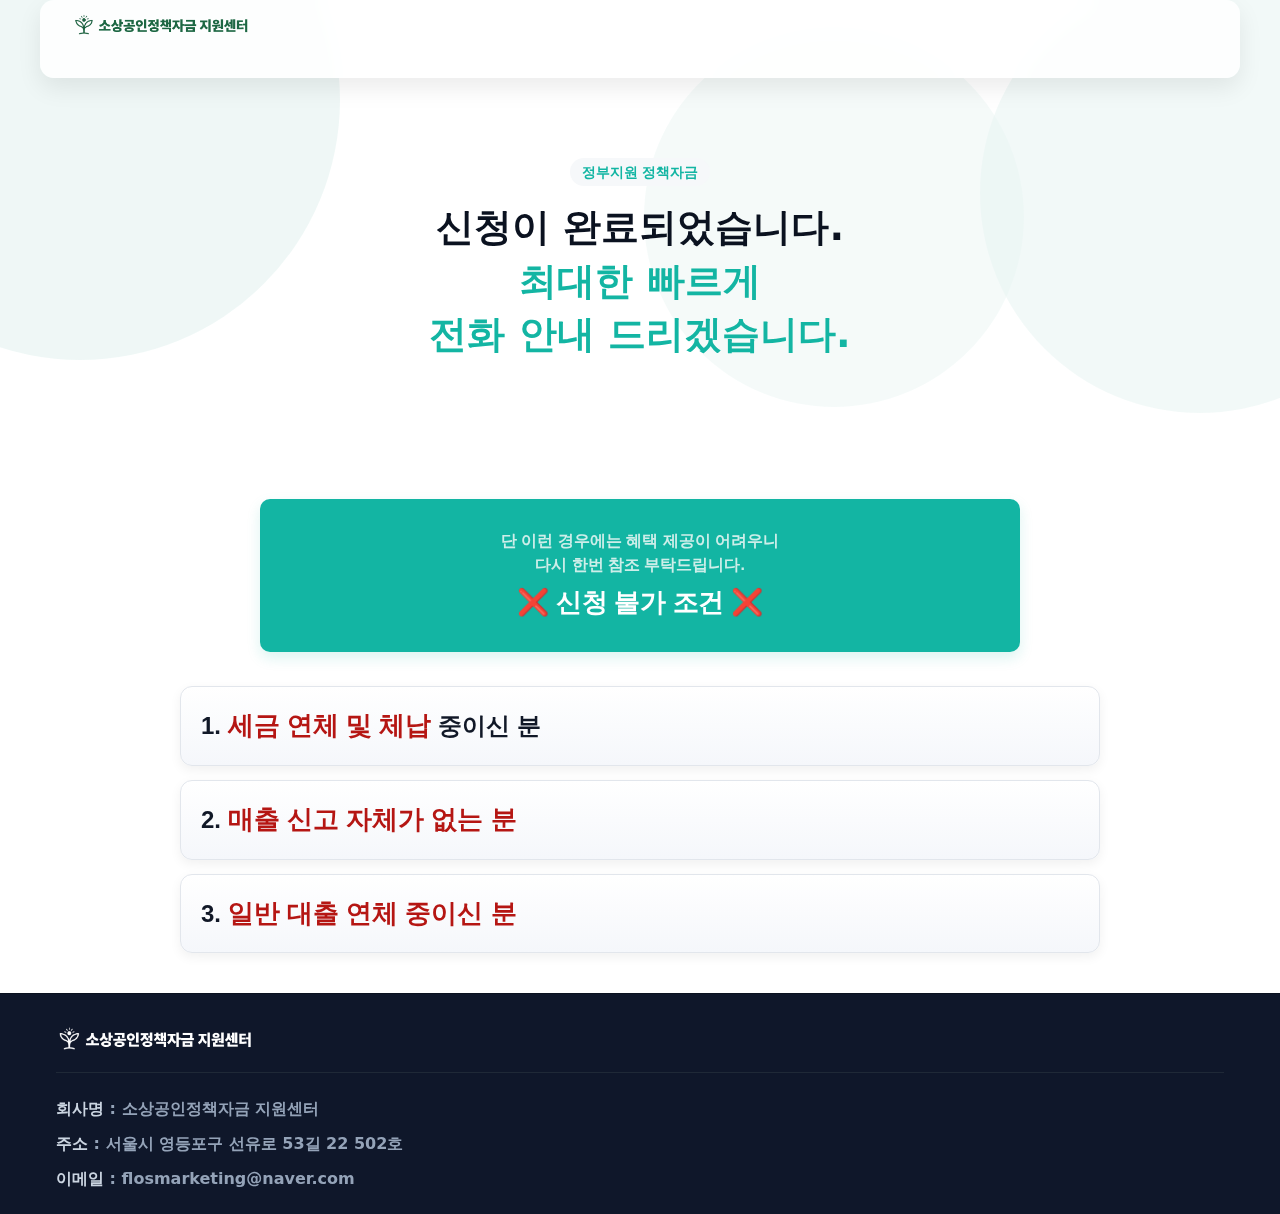
<file: result.html>
<!doctype html>
<html lang="ko">
<head>
 <head>
  <!-- ===== 기본 메타 ===== -->
  <meta charset="utf-8" />
  <meta http-equiv="x-ua-compatible" content="ie=edge" />
  <meta name="viewport" content="width=device-width, initial-scale=1, viewport-fit=cover" />
  <!-- ===== 소상공인정책자금 지원센터 |  ===== -->
<title>소상공인정책자금 지원센터</title>
<meta name="description" content="정책자금 승인율을 높이는 전문가 컨설팅! 운영자금이 부족한 소상공인을 위해, 조건별 맞춤형 정책자금을 빠르게 연결해드립니다." />
<meta name="format-detection" content="telephone=no, address=no, email=no" />
<meta name="theme-color" content="#13b5a3" />
<meta name="color-scheme" content="light dark" />

<!-- ===== SEO 기본 설정 ===== -->
<link rel="canonical" href="https://business-support.co,kr" />
<meta name="robots" content="index, follow, max-snippet:-1, max-image-preview:large, max-video-preview:-1" />
<meta name="keywords" content="소상공인정책자금, 정책자금지원센터, 소상공인대출, 정부정책자금, 소상공인지원사업, 소상공인 정책자금 신청, 정책자금 컨설팅, , 자금조달, 창업자금, 운전자금, 시설자금" />

<!-- ===== Open Graph (공유 미리보기) ===== -->
<meta property="og:type" content="website" />
<meta property="og:site_name" content="소상공인정책자금 지원센터" />
<meta property="og:title" content="소상공인정책자금 지원센터" />
<meta property="og:description" content="운영자금이 부족한 소상공인을 위해, 조건별 맞춤형 정책자금을 빠르게 연결해드립니다." />
<meta property="og:url" content="https://business-support.co,kr" />
<meta property="og:image" content="./img/thumb.jpg" />
<meta property="og:locale" content="ko_KR" />

<!-- ===== Twitter Card ===== -->
<meta name="twitter:card" content="summary_large_image" />
<meta name="twitter:title" content=" | 소상공인정책자금 지원센터" />
<meta name="twitter:description" content="운영자금이 부족한 소상공인을 위해, 조건별 맞춤형 정책자금을 빠르게 연결해드립니다." />
<meta name="twitter:image" content="./img/thumb.jpg" />

  <!-- ===== 파비콘 / PWA ===== -->
  <link rel="icon" type="image/png" sizes="32x32" href="./img/favicon-biz.png" />
  <link rel="icon" type="image/png" sizes="16x16" href="./img/favicon-biz.png" />
  <link rel="apple-touch-icon" sizes="180x180" href="./img/favicon-biz.png" />
  <meta name="apple-mobile-web-app-capable" content="yes" />
  <meta name="apple-mobile-web-app-status-bar-style" content="black-translucent" />

  <!-- ===== 성능(안전 옵션) ===== -->
  <link rel="preconnect" href="https://fonts.gstatic.com" crossorigin />
  <link rel="preconnect" href="https://fonts.googleapis.com" />
  <!-- 시스템 폰트 중심이지만, Pretendard 웹폰트를 쓸 경우만 아래 주석 해제
  <link href="https://fonts.googleapis.com/css2?family=Pretendard:wght@400;700;900&display=swap" rel="stylesheet">
  -->

  <!-- ===== 스타일 ===== -->
   <link href="./css/reset.css" rel="stylesheet" type="text/css" />
  <link href="./css/style.css" rel="stylesheet" type="text/css" />
    <link href="./css/ionicons.min.css" rel="stylesheet" />
      <link rel="stylesheet" href="https://cdn.jsdelivr.net/npm/@fortawesome/fontawesome-free@6.4.0/css/all.min.css">


  <!-- Danggeun Market Code -->
<script src="https://karrot-pixel.business.daangn.com/0.4/karrot-pixel.umd.js"></script>
<script>
  window.karrotPixel.init('1764120430190435001');
  window.karrotPixel.track('Purchase');
</script>
<!-- End Danggeun Market Code -->

<!-- Meta Pixel Code -->
<script>
!function(f,b,e,v,n,t,s)
{if(f.fbq)return;n=f.fbq=function(){n.callMethod?
n.callMethod.apply(n,arguments):n.queue.push(arguments)};
if(!f._fbq)f._fbq=n;n.push=n;n.loaded=!0;n.version='2.0';
n.queue=[];t=b.createElement(e);t.async=!0;
t.src=v;s=b.getElementsByTagName(e)[0];
s.parentNode.insertBefore(t,s)}(window, document,'script',
'https://connect.facebook.net/en_US/fbevents.js');
fbq('init', '690836940478119');
fbq('track', 'PageView');
</script>
<noscript><img height="1" width="1" style="display:none"
src="https://www.facebook.com/tr?id=690836940478119&ev=PageView&noscript=1"
/></noscript>
<!-- End Meta Pixel Code -->

</head>

<body>

<!-- ✅ 고정 헤더: 섹션을 분리하고 header 안에 topbar를 배치 (전체 코드 - 로테이트 텍스트를 로고 '아래칸'에 배치) -->
<section id="stickyTopbar" aria-label="상단 고정 헤더">


  <header class="topbar" role="banner">
    <div class="left" aria-live="polite">
    <img src="./img/1.png" style="width:180px;">

  <!-- Wordmark -->
  <!-- <text class="txt" x="38" y="25" fill="#0b1220">FitCase</text> -->
<!-- </svg> -->


      <!-- 2줄: 로테이트 텍스트 (로고 '아래칸') -->
      <div class="fade-rotator" aria-hidden="true">
        <div class="line">자금이 필요한 소상공인을 위한</div>
        <div class="line"><b>정책자금 지원 파트너</b></div>
      </div>
      <!-- 스크린리더용 고정 텍스트가 필요하면 아래 주석 해제
      <span class="sr-only">법무법인·법무사 전용, 개인회생·파산 DB 파트너</span> -->
    </div>
    <!-- <a class="tel" href="#form_e12">바로 신청하기</a> -->

    <script>
document.addEventListener("DOMContentLoaded", () => {
  document.querySelectorAll('a[href^="#"]').forEach(anchor => {
    anchor.addEventListener("click", function(e) {
      const targetId = this.getAttribute("href");
      if (targetId.length > 1) { // #만 있는 링크 제외
        e.preventDefault();
        const targetEl = document.querySelector(targetId);
        if (targetEl) {
          targetEl.scrollIntoView({ behavior: "smooth", block: "start" });
        }
      }
    });
  });
});
</script>
  </header>


</section>





<!-- ✅ 본문 히어로: 기존 섹션에서 topbar 제거, 나머지 그대로 -->
<section id="legalDBHero" aria-label="개인회생·파산 실시간 DB 공급">


  <!-- 🔹 버블 요소 -->
  <span aria-hidden="true" class="bg-bubble b1"></span>
  <span aria-hidden="true" class="bg-bubble b2"></span>
  <span aria-hidden="true" class="bg-bubble b3"></span>

  <div class="wrap">
    <!-- (topbar는 별도 #stickyTopbar 섹션으로 분리됨) -->
    <div class="headline">
      <div class="tag">정부지원 정책자금</div>
<h2>
신청이 완료되었습니다.<br>
<b>
최대한 빠르게<br>
전화 안내 드리겠습니다.</b>
</h2>

    </div>


  </div>


</section>





<section id="eventList">


  <!-- 상단 헤더 -->
  <div class="hero">
    <!-- <h2 class="headline">DB 확보는 너무 어렵고<br>온라인 마케팅 위한<br>기반 갖추기 어렵다면?<br><br>고객에게 신뢰를 전달하고<br>성장의 기회를 함께 할<br><span class="hl blink">파트너로 함께 하세요!</span></h2> -->
    <!-- <div class="sub">* 최적화 된 DB는<br>단기적인 관점으론 지속할 수 없습니다.<br>그래서 함께 파트너로 성장할 팀을 찾습니다.</div> -->
    <!-- <div class="note">*만기 납입 후 1개월 시점 해약시 또는 라이프서비스 사용시</div> -->

    <div class="points" aria-label="핵심 포인트">
      <div class="wrap" style="grid-template-columns: repeat(1, 1fr);">
       
        <div class="col">
          <div class="label">단 이런 경우에는 혜택 제공이 어려우니<br>다시 한번 참조 부탁드립니다.</div>
          <div class="value" >❌ 신청 불가 조건 ❌</div>
        </div>

      </div>
    </div>
  </div>

  <!-- 기존 이벤트 항목들 -->
  <div class="item">
    <div class="txt">1. <strong>세금 연체 및 체납</strong> 중이신 분</div>
    <!-- <img src="https://picsum.photos/seed/set/200" alt="세트이미지"> -->
  </div>

  <div class="item">
    <div class="txt">2. <strong>매출 신고 자체가 없는 분</strong></div>
    <!-- <img src="https://picsum.photos/seed/mini/200" alt="미니세트"> -->
  </div>

  <div class="item">
    <div class="txt">3. <strong>일반 대출 연체 중이신 분</strong></div>
    <!-- <img src="https://picsum.photos/seed/tester/200" alt="테스터"> -->
  </div>




   

   

</section>






<section id="kakaoFloating" aria-label="카카오톡 바로 상담 버튼">


  <!-- 링크: 카카오 채널/상담 URL로 교체하세요 -->
  <!-- <a class="fab" href="https://pf.kakao.com/_YOUR_CHANNEL" target="_blank" rel="noopener nofollow" aria-describedby="kakaoLabel">
    <span class="sr-only">카카오톡 상담 열기</span>

    <img class="ico" src="./img/kakao.png" alt="카카오톡 아이콘" width="34" height="34" decoding="async" />


  </a>
  <span id="kakaoLabel" class="label">카카오톡 상담</span> -->

  <script>
    // 재진입 시 효과가 항상 다시 잘 보이도록(가시성 기반 재시작)
    (function(){
      const root = document.getElementById('kakaoFloating');
      const btn  = root?.querySelector('.fab');
      if(!root || !btn || !('IntersectionObserver' in window)) return;

      const observer = new IntersectionObserver((entries)=>{
        entries.forEach(entry=>{
          if(entry.isIntersecting){
            // 펄스 애니메이션 재시작 트릭
            btn.style.animation = 'none';
            // 강제로 리플로우
            void btn.offsetHeight;
            btn.style.animation = '';
          }
        });
      }, { threshold: 0.01 });

      observer.observe(root);
    })();
  </script>
</section>



<script src="./js/jquery-1.11.0.min.js"></script>
<script src="./js/validation1.js"> </script>

 <script>
$(function(){
  $('input[name="entry.865661619"]').val('메타');
});
</script>


<!-- ======================= Footer (Formal / Corporate Tone) ======================= -->

</body>

<section id="siteFooter" aria-label="사이트 푸터">

  <div class="wrap">
    <!-- 상단: 로고 + 정책 링크 -->
    <div class="head">
      <div class="brand">
  <img src="./img/2.png" style="width:200px;">

      </div>
      <!-- <nav class="policy" aria-label="정책 및 약관">
        <a href="#" data-open-terms="true">이용약관</a>
        <span class="bar">|</span>
        <a href="#" data-open-terms="true">개인정보처리방침</a>
      </nav> -->
    </div>

    <div class="corp">
      <!-- <div class="ko-name">FitCase</div> -->
      <p class="row"><b>회사명</b> : 소상공인정책자금 지원센터&nbsp;&nbsp;</p>
      
      <p class="row"><b>주소</b> : 서울시 영등포구 선유로 53길 22 502호</p>
      <!-- <p class="row"><b>대표전화</b> : <a href="tel:1551-4090">1551 - 4090</a></p> -->
      <p class="row"><b>이메일</b> : flosmarketing@naver.com</p>
     
    </div>

    <!-- 하단 바 -->
    <!-- <div class="legal">
      <div>© <span id="footerYear"></span> FitCase. All rights reserved.</div>
      <div class="links">
        <a href="#applyMintForm">문의하기</a>
        <span aria-hidden="true" style="opacity:.35">|</span>
        <a href="#stickyTopbar">회사 소개</a>
      </div>
    </div> -->
  </div>

  <!-- 푸터 내부 '맨 위로' 버튼 (아이콘은 img 사용) -->
  <!-- <button type="button" class="toTop" id="footerToTop" aria-label="맨 위로">
    <img src="./img/ico-chevron-up.png" alt="">
  </button> -->

 <script>
document.addEventListener("DOMContentLoaded", () => {
  document.querySelectorAll('a[href^="#"]').forEach(anchor => {
    anchor.addEventListener("click", function(e) {
      const targetId = this.getAttribute("href");
      if (targetId.length > 1) { // #만 있는 링크 제외
        e.preventDefault();
        const targetEl = document.querySelector(targetId);
        if (targetEl) {
          targetEl.scrollIntoView({ behavior: "smooth", block: "start" });
        }
      }
    });
  });
});
</script>

  <script>
    (() => {
      const headerSec = document.getElementById('stickyTopbar');
      if(!headerSec) return;

      const bar = headerSec.querySelector('.topbar');
      const rotator = headerSec.querySelector('.fade-rotator');
      const hero = document.querySelector('#legalDBHero');

      /* ===== 헤더 높이에 맞춰 히어로 여백 변수 반영 ===== */
      function setHeroHeaderSpace(){
        if(!hero || !bar) return;
        const h = bar.getBoundingClientRect().height;
        hero.style.setProperty('--hdr-space', (h + 20) + 'px');
      }
      setHeroHeaderSpace();
      addEventListener('resize', setHeroHeaderSpace, { passive:true });

      /* ===== 스크롤 방향에 따라 헤더 숨김/표시 ===== */
      let lastY = window.pageYOffset || document.documentElement.scrollTop;
      let ticking = false;
      const threshold = 8;
      const minShowTop = 10;

      function onScroll(){
        const y = window.pageYOffset || document.documentElement.scrollTop;
        const dy = y - lastY;

        if(Math.abs(dy) > threshold){
          if(dy > 0 && y > bar.offsetHeight + 10){
            bar.style.transform = 'translate(-50%, -120%)';   // 아래로 스크롤 → 숨김
          }else{
            bar.style.transform = 'translate(-50%, 0)';       // 위로 스크롤/상단 → 표시
          }
          lastY = y;
        }
        if(y <= minShowTop) bar.style.transform = 'translate(-50%, 0)';
        ticking = false;
      }
      addEventListener('scroll', () => {
        if(!ticking){ requestAnimationFrame(onScroll); ticking = true; }
      }, { passive:true });

      /* ===== 회전 텍스트: 화면 이탈 후 재진입 시에도 다시 적용 =====
         - IntersectionObserver로 뷰포트 진입 시 .play 클래스 부여 → 애니메이션 재시작
         - 고정 헤더라도 브라우저 탭 전환/가시성 변화 대응 */
      function playRotate(){ rotator && rotator.classList.add('play'); }
      function stopRotate(){ rotator && rotator.classList.remove('play'); }

      if('IntersectionObserver' in window && rotator){
        const io = new IntersectionObserver((entries) => {
          entries.forEach(ent => {
            if(ent.isIntersecting) playRotate();
            else stopRotate();
          });
        }, { root:null, threshold:0.01 });
        io.observe(bar);
      }else{
        // 폴백: 즉시 재생
        playRotate();
      }

      // 탭 비가시 → 일시정지 / 가시 → 재생 (재진입 시 항상 다시 적용)
      document.addEventListener('visibilitychange', () => {
        if(document.hidden) stopRotate();
        else {
          stopRotate();
          requestAnimationFrame(playRotate);
        }
      });
    })();
  </script>

  <script>
    (function(){
      const root = document.querySelector('#legalDBHero');
      const track = root.querySelector('.dbTrack');
      const stack = root.querySelector('.dbStack');

      const VISIBLE = 5, GAP = 10, INTERVAL = 2600;
const DB_LIST = [
  { city: '서울', age: '제조업', overdue: '2억원', debt: '**', memo: '1개월 이내', time: '' },
  { city: '부산', age: '일반음식점', overdue: '5천만원', debt: '**', memo: '2개월 이내', time: '' },
  { city: '대구', age: '도소매업', overdue: '1억원', debt: '**', memo: '1개월 이내', time: '' },
  { city: '인천', age: '서비스업', overdue: '3천만원', debt: '**', memo: '3개월 이내', time: '' },
  { city: '광주', age: '제조업', overdue: '5억원', debt: '**', memo: '1개월 이내', time: '' },
  { city: '대전', age: '정보통신업(IT)', overdue: '2억원', debt: '**', memo: '2개월 이내', time: '' },
  { city: '울산', age: '건설업', overdue: '시설자금', debt: '**', memo: '6개월 이내', time: '' },
  { city: '경기', age: '서비스업', overdue: '1억 5천만원', debt: '**', memo: '1개월 이내', time: '' },
  { city: '강원', age: '도소매업', overdue: '8천만원', debt: '**', memo: '2개월 이내', time: '' },
  { city: '충북', age: '제조업', overdue: '3억원', debt: '**', memo: '3개월 이내', time: '' },
  { city: '충남', age: '일반음식점', overdue: '1억 2천만원', debt: '**', memo: '1개월 이내', time: '' },
  { city: '전북', age: '건설업', overdue: '4억 5천만원', debt: '**', memo: '2개월 이내', time: '' },
  { city: '전남', age: '서비스업', overdue: '7천만원', debt: '**', memo: '3개월 이내', time: '' },
  { city: '경북', age: '기타', overdue: '6억원', debt: '**', memo: '6개월 이내', time: '' },
  { city: '경남', age: '정보통신업(IT)', overdue: '9천만원', debt: '**', memo: '1개월 이내', time: '' },
  { city: '서울', age: '도소매업', overdue: '2억 8천만원', debt: '**', memo: '2개월 이내', time: '' },
  { city: '부산', age: '제조업', overdue: '5억원', debt: '**', memo: '3개월 이내', time: '' },
  { city: '대구', age: '건설업', overdue: '7억원', debt: '**', memo: '6개월 이내', time: '' },
  { city: '인천', age: '서비스업', overdue: '10억원', debt: '**', memo: '2개월 이내', time: '' },
  { city: '제주', age: '정보통신업(IT)', overdue: '6억 5천만원', debt: '**', memo: '3개월 이내', time: '' },
  { city: '광주', age: '도소매업', overdue: '9억원', debt: '**', memo: '1개월 이내', time: '' },
  { city: '경북', age: '제조업', overdue: '10억원', debt: '**', memo: '6개월 이내', time: '' },
  { city: '경남', age: '일반음식점', overdue: '5천만원', debt: '**', memo: '2개월 이내', time: '' },
  { city: '강원', age: '건설업', overdue: '3억원', debt: '**', memo: '3개월 이내', time: '' },
  { city: '충남', age: '서비스업', overdue: '2억 5천만원', debt: '**', memo: '1개월 이내', time: '' },
  { city: '전북', age: '제조업', overdue: '8억원', debt: '**', memo: '2개월 이내', time: '' },
  { city: '전남', age: '도소매업', overdue: '4억원', debt: '**', memo: '6개월 이내', time: '' },
  { city: '충북', age: '기타', overdue: '1억 8천만원', debt: '**', memo: '3개월 이내', time: '' }
];


      function createCard(data){
        const el = document.createElement('div');
        el.className = 'db-card enter';
        el.innerHTML = `
          <div class="db-avatar"></div>
          <div class="db-main">
            <p class="db-title">${data.city} · ${data.age} · <b style="color:#13b5a3;">[${data.overdue}  승인]</b></p>
            <p class="db-sub">연매출 ${data.debt} · 승인기간 : ${data.memo} <span style="color:var(--muted);font-size:.9em">${data.time}</span></p>
          </div>`;
        requestAnimationFrame(()=> el.classList.add('is-in'));
        return el;
      }

      function shiftUp(by){
        track.classList.add('is-shifting');
        track.style.transform = `translateY(-${by}px)`;
        return new Promise(res=>{
          const onEnd = ()=>{ track.removeEventListener('transitionend', onEnd); res(); };
          track.addEventListener('transitionend', onEnd, {once:true});
        }).then(()=>{
          track.classList.remove('is-shifting');
          track.style.transform = 'translateY(0)';
        });
      }

      let idx = 0, paused = false, timer = null, cardHeight = 78;

      function prime(){
        const init = Math.min(VISIBLE, DB_LIST.length);
        for(let i=0;i<init;i++) pushNext();
        if(track.children.length) cardHeight = track.children[0].getBoundingClientRect().height;
      }

      function pushNext(){
        const data = DB_LIST[idx % DB_LIST.length]; idx++;
        const card = createCard(data);
        track.appendChild(card);

        const cards = track.children;
        if(cards.length > VISIBLE){
          const first = cards[0];
          shiftUp(cardHeight + GAP).then(()=> first.remove());
        }
      }

      function schedule(){
        clearInterval(timer);
        timer = setInterval(()=>{ if(!paused) pushNext(); }, INTERVAL);
      }

      stack.addEventListener('mouseenter',()=> paused = true);
      stack.addEventListener('mouseleave',()=> paused = false);

      const io = new IntersectionObserver(entries=>{
        entries.forEach(e=>{
          if(e.isIntersecting) schedule();
          else clearInterval(timer);
        });
      },{threshold:.2});
      io.observe(stack);

      prime();
    })();
  </script>

  <script>
    (function(){
      const root = document.getElementById('whoCanPartner');
      if(!root) return;
      const targets = root.querySelectorAll('.card.reveal');
      const io = new IntersectionObserver((entries)=>{
        entries.forEach(entry=>{
          if(entry.isIntersecting){ entry.target.classList.add('show'); }
          else{ entry.target.classList.remove('show'); }
        });
      }, {threshold:.18, rootMargin:'0px 0px -5% 0px'});
      targets.forEach(el=> io.observe(el));
    })();
  </script>


  <script>
    (function(){
      const items = document.querySelectorAll('#eventList .item');
      let idx = -1;
      setInterval(()=>{
        items.forEach(i=>i.classList.remove('active'));
        idx = (idx+1) % items.length;
        items[idx].classList.add('active');
      }, 2000); // 2초마다 강조 전환
    })();
  </script>

<script>
  (function(){
    const root = document.querySelector('#applyMintForm');
    const form = root.querySelector('#applyForm');
    const agreeBox = form.querySelector('#agree');
    const submitBtn = form.querySelector('#submitBtn');
    const agreeTextSpan = form.querySelector('.agree span');

    /* ====== 푸터 z-index 제어 준비 ====== */
    const footer = document.getElementById('siteFooter');   // <section id="siteFooter"> 대상
    let prevFooterZ = null;                                  // 기존 인라인 z-index 저장

    // 방법 A) 전역 클래스 토글(권장) — 기존 스타일 보존 + 확실한 복구
    // iOS/인앱 브라우저 등에서도 확실히 적용되도록 !important 사용
    (function injectFooterRule(){
      const style = document.createElement('style');
      style.textContent = `
        html.__modal-open #siteFooter{ z-index:-1 !important; }
      `;
      document.head.appendChild(style);
    })();

    function lowerFooter(){
      document.documentElement.classList.add('__modal-open');
      // 혹시 외부 스타일이 강해서 클래스가 먹지 않을 경우 대비로 인라인도 백업 후 강제
      if(footer){
        prevFooterZ = footer.style.zIndex || '';
        footer.style.zIndex = '-1';
      }
    }
    function restoreFooter(){
      document.documentElement.classList.remove('__modal-open');
      if(footer){
        if(prevFooterZ) footer.style.zIndex = prevFooterZ;
        else footer.style.removeProperty('z-index');
        prevFooterZ = null;
      }
    }

    /* '자세히 보기' 버튼 삽입 */
    const termsBtn = document.createElement('button');
    termsBtn.type = 'button';
    termsBtn.className = 'terms-link';
    termsBtn.textContent = '자세히 보기';
    termsBtn.setAttribute('aria-haspopup','dialog');
    if(agreeTextSpan){
      agreeTextSpan.appendChild(document.createTextNode(' '));
      agreeTextSpan.appendChild(termsBtn);
    }

    /* 모달 DOM */
    const overlay = document.createElement('div');
    overlay.className = 'terms-overlay';
    overlay.setAttribute('hidden','');
    overlay.innerHTML = `
      <div class="terms-sheet" role="dialog" aria-modal="true" aria-labelledby="termsTitle" tabindex="-1">
        <div class="terms-header">
          <h3 id="termsTitle" class="terms-title">개인정보 처리방침</h3>
          <button type="button" class="terms-close-x" aria-label="닫기">✕</button>
        </div>
        <div class="terms-body" id="termsBody">
          정우세무회계사무소 소상공인정책 자금 지원센터(이하 ‘회사’라 한다)는 개인정보 보호법 제30조에 따라 정보 주체의 개인정보를 보호하고 이와 관련한 고충을 신속하고 원활하게 처리할 수 있도록 하기 위하여 다음과 같이 개인정보 처리지침을 수립, 공개합니다. <br><br><b>제1조 (개인정보의 처리목적) </b><br> 회사는 다음의 목적을 위하여 개인정보를 처리합니다. 처리하고 있는 개인정보는 다음의 목적 이외의 용도로는 이용되지 않으며, 이용 목적이 변경되는 경우에는 개인정보보호법 제18조에 따라 별도의 동의를 받는 등 필요한 조치를 이행할 예정입니다.<br><br> 1. 홈페이지 회원 가입 및 관리 회원 가입 의사 확인, 회원제 서비스 제공에 따른 본인 식별․인증, 회원자격 유지․관리, 제한적 본인확인제 시행에 따른 본인확인, 서비스 부정 이용 방지, 만 14세 미만 아동의 개인정보처리 시 법정대리인의 동의 여부 확인, 각종 고지․통지, 고충 처리 등을 목적으로 개인정보를 처리합니다. <br> 2. 재화 또는 서비스 제공 물품 배송, 서비스 제공, 계약서 및 청구서 발송, 콘텐츠 제공, 맞춤서비스 제공, 본인인증, 연령인증, 요금 결제 및 정산, 채권추심 등을 목적으로 개인정보를 처리합니다. <br> 3. 고충 처리 민원인의 신원 확인, 민원사항 확인, 사실조사를 위한 연락․통지, 처리 결과 통보 등의 목적으로 개인정보를 처리합니다.<br><br><b>제2조 (개인정보의 처리 및 보유기간)</b><br> 회사는 대출 계약의 체결ㆍ유지ㆍ이행ㆍ관리 및 상품서비스의 제공을 위한 필수정보 및 선택정보를 다음 각 호와 같이 수집하고 있습니다.<br><br> 가. 개인정보의 항목<br> ① 회사는 법령에 따른 개인정보 보유, 이용 기간 또는 정보주체로부터 개인정보를 수집 시에 동의 받은 개인정보 보유, 이용 기간 내에서 개인정보를 처리, 보유합니다.<br> ② 각각의 개인정보 처리 및 보유 기간은 다음과 같습니다.<br> ③ 개인정보수집은 상담을 위해 연락처, 성함을 수집합니다.<br><br> 1. 홈페이지 회원 가입 및 관리 : 사업자/단체 홈페이지 탈퇴 시까지 다만, 다음의 사유에 해당하는 경우에는 해당 사유 종료 시까지 <br> 1) 관계 법령 위반에 따른 수사, 조사 등이 진행 중인 경우에는 해당 수사, 조사 종료 시까지 <br> 2) 홈페이지 이용에 따른 채권 및 채무관계 잔존 시에는 해당 채권, 채무 관계 정산 시까지<br><br><b>제3조(이용자 및 법정대리인의 권리와 그 행사 방법)</b><br> 1. 개인정보 열람 요구<br> 2. 오류 등이 있을 경우 정정 요구 <br> 3. 삭제요구 <br> 4. 처리정지 요구 <br><br> ② 제1항에 따른 권리 행사는 회사에 대해 서면, 전화, 전자우편, 모사전송(FAX) 등을 통하여 하실 수 있으며 회사는 이에 대해 지체없이 조치하겠습니다. <br> ③ 정보주체가 개인정보의 오류 등에 대한 정정 또는 삭제를 요구한 경우에는 회사는 정정 또는 삭제를 완료할 때까지 당해 개인정보를 이용하거나 제공하지 않습니다. <br> ④ 제1항에 따른 권리 행사는 정보주체의 법정대리인이나 위임을 받은 자 등 대리인을 통하여 하실 수 있습니다. 이 경우 개인정보 보호법 시행규칙 별지 제11호 서식에 따른 위임장을 제출하셔야 합니다. <br> ⑤ 정보주체는 개인정보 보호법 등 관계 법령을 위반하여 회사가 처리하고 있는 정보주체 본인이나 타인의 개인정보 및 사생활을 침해하여서는 아니 됩니다.<br><br><b>제4조(개인정보의 파기)</b><br> ① 회사는 개인정보 보유 기간의 경과, 처리목적 달성 등 개인정보가 불필요하게 되었을 때에는 지체없이 해당 개인정보를 파기합니다.<br> ② 정보주체로부터 동의받은 개인정보 보유 기간이 경과하거나 처리목적이 달성되었음에도 불구하고 다른 법령에 따라 개인정보를 계속 보존하여야 하는 경우에는, 해당 개인정보를 별도의 데이터베이스(DB)로 옮기거나 보관장소를 달리하여 보존합니다.<br> ③ 개인정보 파기의 절차 및 방법은 다음과 같습니다.<br> 1. 파기 절차<br> 회사는 파기 사유가 발생한 개인정보를 선정하고, 회사의 개인정보 보호책임자의 승인을 받아 개인정보를 파기합니다.<br> 2. 파기 방법<br> 회사는 전자적 파일 형태로 기록․저장된 개인정보는 기록을 재생할 수 없도록 로우레밸포멧(Low Level Format) 등의 방법을 이용하여 파기하며, 종이 문서에 기록․저장된 개인정보는 분쇄기로 분쇄하거나 소각하여 파기합니다.<br><br><b>제5조(개인정보의 안전성 확보조치)</b><br> 회사는 개인정보의 안전성 확보를 위해 다음과 같은 조치를 하고 있습니다.<br> 1. 관리적 조치 : 내부관리계획 수립 및 시행, 정기적 직원 교육 등<br> 2. 기술적 조치 : 개인정보처리시스템 등의 접근 권한 관리, 접근통제시스템 설치, 고유 식별정보 등의 암호화, 보안프로그램 설치<br> 3. 물리적 조치 : 전산실, 자료보관실 등의 접근통제<br><br><b>제6조(개인정보 자동 수집 장치의 설치∙운영 및 거부에 관한 사항) </b><br> ① 회사는 이용자에게 개별적인 맞춤 서비스를 제공하기 위해 이용정보를 저장하고 수시로 불러오는 ‘쿠키(cookie)’를 사용합니다.<br> ② 쿠키는 웹사이트를 운영하는데 이용되는 서버(http)가 이용자의 컴퓨터 브라우저에 보내는 소량의 정보이며 이용자들의 컴퓨터 내의 하드디스크에 저장되기도 합니다.<br> 가. 쿠키의 사용 목적: 이용자가 방문한 각 서비스와 웹 사이트들에 대한 방문 및 이용형태, 인기 검색어, 보안접속 여부, 등을 파악하여 이용자에게 최적화된 정보 제공을 위해 사용됩니다.<br> 나. 쿠키의 설치∙운영 및 거부 : 웹브라우저 상단의 도구&gt;인터넷 옵션&gt;개인정보 메뉴의 옵션 설정을 통해 쿠키 저장을 거부 할 수 있습니다.<br> 다. 쿠키 저장을 거부할 경우 맞춤형 서비스 이용에 어려움이 발생할 수 있습니다.<br><br><b>제7조(개인정보 보호책임자) </b><br> ① 회사는 개인정보 처리에 관한 업무를 총괄해서 책임지고, 개인정보 처리와 관련한 정보주체의 불만 처리 및 피해구제 등을 위하여 아래와 같이 개인정보 보호책임자를 지정하고 있습니다.<br><br> ▶ 개인정보 보호책임자<br> 성명 : 전진현<br> 직책 : 대표<br> 연락처 : 010-5631-6607<br> 이메일 : sosang01help@gmail.com<br><br><b>제8조(개인정보 열람청구) </b><br> 정보주체는 개인정보 보호법 제35조에 따른 개인정보의 열람 청구를 아래의 부서에 할 수 있습니다. 회사는 정보주체의 개인정보 열람 청구가 신속하게 처리되도록 노력하겠습니다.<br><br><b>제9조(권익침해 구제 방법) </b><br> 정보주체는 아래의 기관에 대해 개인정보 침해에 대한 피해구제, 상담 등을 문의하실 수 있습니다.<br><br> ▶ 개인정보 침해신고센터 (한국인터넷진흥원 운영)<br> - 소관 업무 : 개인정보 침해사실 신고, 상담 신청<br> - 홈페이지 : privacy.kisa.or.kr<br> - 전화 : (국번없이) 118<br> - 주소 : (58324) 전남 나주시 진흥길 9(빛가람동 301-2) 3층 개인정보침해신고센터<br><br> ▶ 개인정보 분쟁조정위원회<br> - 소관업무 : 개인정보 분쟁조정신청, 집단분쟁조정 (민사적 해결)<br> - 홈페이지 : www.kopico.go.kr<br> - 전화 : (국번없이) 1833-6972<br> - 주소 : (03171)서울특별시 종로구 세종대로 209 정부서울청사 4층<br><br> ▶ 대검찰청 사이버범죄수사단 : 02-3480-3573 (www.spo.go.kr)<br> ▶ 경찰청 사이버안전국 : 182 (http://cyberbureau.police.go.kr)<br><br><b>제10조(개인정보 처리방침 시행 및 변경)</b><br> 이 개인정보 처리방침은 2023. 4. 1 부터 적용됩니다.<br>
        </div>
        <div class="terms-footer">
          <label class="agree-mini">
            <input type="checkbox" id="termsInlineAgree">
            <span>상기 개인정보 처리 안내를 확인했습니다.</span>
          </label>
          <div style="display:flex; gap:8px; margin-left:auto; width:auto;">
            <button type="button" class="btn btn-outline terms-cancel">닫기</button>
            <button type="button" class="btn btn-fill terms-accept">동의하고 계속</button>
          </div>
        </div>
      </div>
    `;
    root.appendChild(overlay);

    const sheet = overlay.querySelector('.terms-sheet');
    const closeX = overlay.querySelector('.terms-close-x');
    const cancelBtn = overlay.querySelector('.terms-cancel');
    const acceptBtn = overlay.querySelector('.terms-accept');
    const inlineAgree = overlay.querySelector('#termsInlineAgree');

    let prevFocus = null;

    function openTerms(){
      prevFocus = document.activeElement;
      root.setAttribute('data-modal-open','true');
      overlay.hidden = false;
      sheet.focus();
      lowerFooter(); // ✅ 팝업 열릴 때 푸터 z-index 낮추기
      document.addEventListener('keydown', onKeydown, true);
      overlay.addEventListener('click', onBackdrop);
    }
    function closeTerms(){
      overlay.hidden = true;
      root.removeAttribute('data-modal-open');
      restoreFooter(); // ✅ 팝업 닫힐 때 푸터 z-index 복구
      document.removeEventListener('keydown', onKeydown, true);
      overlay.removeEventListener('click', onBackdrop);
      if(prevFocus && typeof prevFocus.focus === 'function') prevFocus.focus();
    }
    function onBackdrop(e){
      if(e.target === overlay) closeTerms();
    }
    function onKeydown(e){
      if(e.key === 'Escape'){ e.preventDefault(); closeTerms(); }
      if(e.key === 'Tab'){
        const f = sheet.querySelectorAll('a,button,input,select,textarea,[tabindex]:not([tabindex="-1"])');
        const focusables = Array.prototype.slice.call(f);
        if(!focusables.length) return;
        const first = focusables[0];
        const last = focusables[focusables.length-1];
        if(e.shiftKey && document.activeElement === first){ e.preventDefault(); last.focus(); }
        else if(!e.shiftKey && document.activeElement === last){ e.preventDefault(); first.focus(); }
      }
    }

    /* 이벤트 바인딩 */
    termsBtn.addEventListener('click', (e)=>{ e.preventDefault(); e.stopPropagation(); openTerms(); });
    closeX.addEventListener('click', (e)=>{ e.preventDefault(); closeTerms(); });
    cancelBtn.addEventListener('click', (e)=>{ e.preventDefault(); closeTerms(); });

    /* 동의하고 계속: 자동 동의 + 제출버튼 즉시 활성화 */
    acceptBtn.addEventListener('click', (e)=>{
      e.preventDefault();
      e.stopPropagation();
      inlineAgree.checked = true;            // 모달 내 확인 체크
      const agreeBox = form.querySelector('#agree');
      agreeBox.checked = true;               // 본문 필수 동의 체크
      agreeBox.dispatchEvent(new Event('change', {bubbles:true}));
      acceptBtn.blur();
      closeTerms();
    });

    /* 미동 안내 애니메이션 정의 */
    const css = document.createElement('style');
    css.textContent = `
      #applyMintForm .terms-sheet.shake{ animation: applyShake .3s; }
      @keyframes applyShake{
        10%{ transform:translateY(0) translateX(-2px) }
        20%{ transform:translateY(0) translateX(2px) }
        30%{ transform:translateY(0) translateX(-2px) }
        40%{ transform:translateY(0) translateX(2px) }
        50%{ transform:translateY(0) translateX(-1px) }
        60%{ transform:translateY(0) translateX(1px) }
        100%{ transform:translateY(0) translateX(0) }
      }
    `;
    root.appendChild(css);
  })();
</script>


  <script>
    (function(){
      const root = document.querySelector('#applyMintForm');
      const selects = root.querySelectorAll('select');

      /* 각 select를 래핑해서 화살표 의사요소 부착 */
      selects.forEach(sel=>{
        if (sel.closest('.select-wrap')) return; // 이미 래핑된 경우 방지
        const wrap = document.createElement('div');
        wrap.className = 'select-wrap';
        sel.parentNode.insertBefore(wrap, sel);
        wrap.appendChild(sel);

        const open = ()=> wrap.classList.add('open');
        const close = ()=> wrap.classList.remove('open');

        // 모바일(iOS/Android) & 데스크톱 호환 이벤트
        sel.addEventListener('focus', open);
        sel.addEventListener('click', open);
        sel.addEventListener('mousedown', open);
        sel.addEventListener('touchstart', open, {passive:true});
        sel.addEventListener('blur', close);
        sel.addEventListener('change', close);
        sel.addEventListener('keydown', (e)=>{ if(e.key === 'Escape') close(); });
      });
    })();
  </script>

  <script>
    // 재진입 시 효과가 항상 다시 잘 보이도록(가시성 기반 재시작)
    (function(){
      const root = document.getElementById('kakaoFloating');
      const btn  = root?.querySelector('.fab');
      if(!root || !btn || !('IntersectionObserver' in window)) return;

      const observer = new IntersectionObserver((entries)=>{
        entries.forEach(entry=>{
          if(entry.isIntersecting){
            // 펄스 애니메이션 재시작 트릭
            btn.style.animation = 'none';
            // 강제로 리플로우
            void btn.offsetHeight;
            btn.style.animation = '';
          }
        });
      }, { threshold: 0.01 });

      observer.observe(root);
    })();
  </script>

<script>
(function(){
  const TEXTUAL_TYPES = new Set(['', 'text', 'search', 'tel', 'password', 'url', 'email']);
  const composing = new WeakMap(); // 각 필드의 IME 조합 상태 저장

  function isTextual(el){
    return el.tagName === 'TEXTAREA' ||
           (el.tagName === 'INPUT' && TEXTUAL_TYPES.has((el.type||'').toLowerCase()));
  }

  function attach(el){
    if (!isTextual(el)) return;
    if (!el.hasAttribute('maxlength')) return;

    const getMAX = () => {
      const n = parseInt(el.getAttribute('maxlength'), 10);
      return Number.isFinite(n) ? n : Infinity;
    };

    // IME(한글 조합) 상태 관리
    el.addEventListener('compositionstart', () => composing.set(el, true));
    el.addEventListener('compositionend',  () => { composing.set(el, false); truncate(el, getMAX()); });

    // 키 타이핑으로 초과 입력 방지 (붙여넣기는 input에서 자름)
    el.addEventListener('beforeinput', (e) => {
      if (composing.get(el)) return;
      if (e.inputType !== 'insertText') return; // paste 등은 아래 input 핸들러에서 처리
      const MAX = getMAX();
      if (!isFinite(MAX)) return;

      const { value, selectionStart, selectionEnd } = el;
      const replacing = Math.max(0, (selectionEnd ?? value.length) - (selectionStart ?? value.length));
      const inserting  = (e.data || '').length;
      const nextLen    = value.length - replacing + inserting;

      if (nextLen > MAX) e.preventDefault();
    });

    // 붙여넣기/드래그 교체/프로그램적 변경 등 모든 케이스에서 최종 길이 보정
    el.addEventListener('input', () => {
      if (composing.get(el)) return;
      truncate(el, getMAX());
    });
  }

  function truncate(el, MAX){
    if (!isFinite(MAX)) return;
    const v = el.value || '';
    if (v.length > MAX){
      const pos = el.selectionStart;
      el.value = v.slice(0, MAX);
      const p = Math.min(typeof pos === 'number' ? pos : MAX, MAX);
      if (el.setSelectionRange) el.setSelectionRange(p, p);
    }
  }

  // 초기 문서 내 모든 대상에 적용
  document.querySelectorAll('input[maxlength], textarea[maxlength]').forEach(attach);

  // 이후 동적으로 추가/변경되는 필드에도 자동 적용
  const mo = new MutationObserver((mutations)=>{
    for (const m of mutations){
      // 새 노드 추가
      m.addedNodes && m.addedNodes.forEach(node=>{
        if (!(node instanceof Element)) return;
        if (node.matches?.('input[maxlength], textarea[maxlength]')) attach(node);
        node.querySelectorAll?.('input[maxlength], textarea[maxlength]').forEach(attach);
      });
      // 기존 노드에 maxlength 속성 추가/변경
      if (m.type === 'attributes' && m.attributeName === 'maxlength' &&
          m.target instanceof Element &&
          m.target.matches('input[maxlength], textarea[maxlength]')) {
        attach(m.target);
      }
    }
  });
  mo.observe(document.documentElement, { childList:true, subtree:true, attributes:true, attributeFilter:['maxlength'] });
})();
</script>


  <script>
    (function(){
      const footer = document.getElementById('siteFooter');
      if(!footer) return;

      // 연도 자동 갱신
      const y = footer.querySelector('#footerYear');
      if(y) y.textContent = new Date().getFullYear();

      // 맨 위로
      const toTop = footer.querySelector('#footerToTop');
      if(toTop){
        toTop.addEventListener('click', (e)=>{
          e.preventDefault();
          try{
            document.querySelector('#stickyTopbar')?.scrollIntoView({behavior:'smooth'});
          }catch(_){
            window.scrollTo(0,0);
          }
        });
      }

      // 약관/정책 링크가 기존 약관 모달(#applyMintForm)과 연동되도록
      function openTerms(){
        const btn = document.querySelector('#applyMintForm .terms-link');
        if(btn) { btn.click(); return true; }
        return false;
      }
      footer.querySelectorAll('[data-open-terms]').forEach(a=>{
        a.addEventListener('click', (e)=>{ e.preventDefault(); if(!openTerms()) location.hash = '#applyMintForm'; });
      });
    })();
  </script>

</section>
</html>
</file>
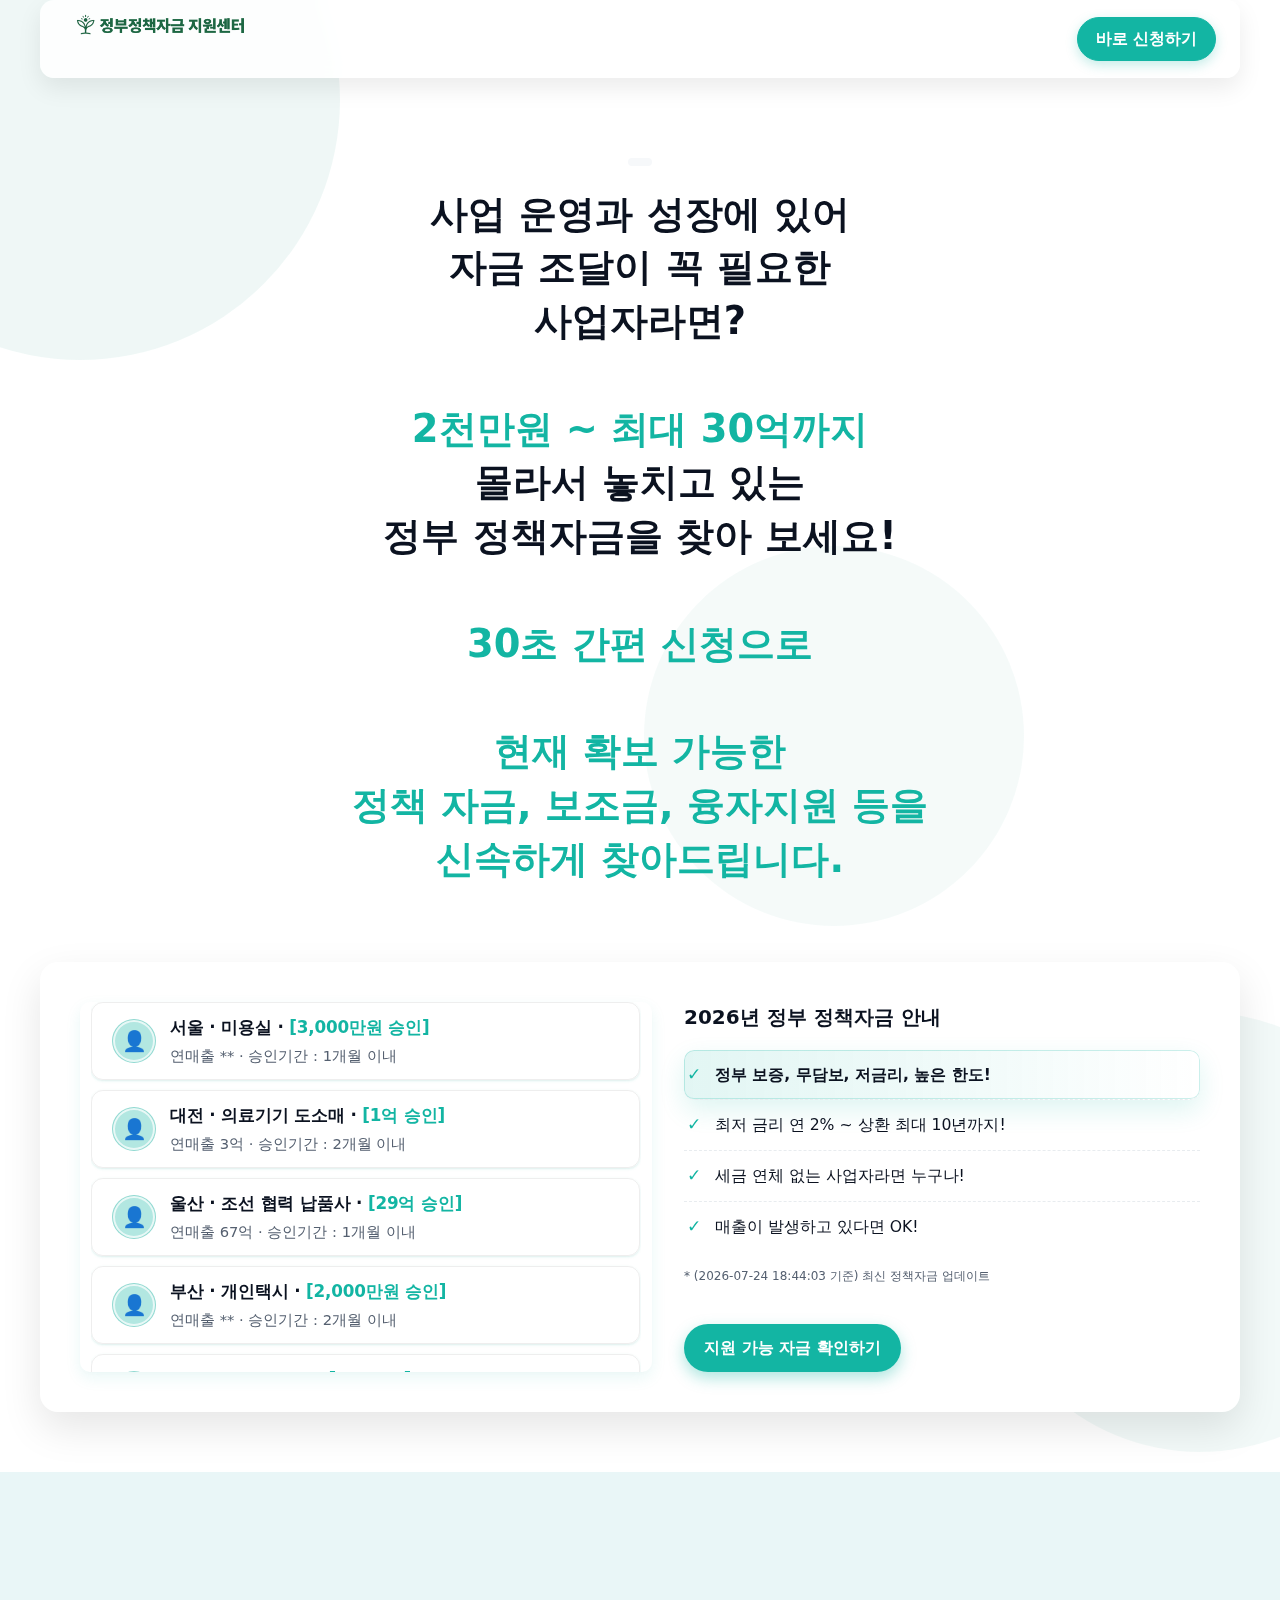
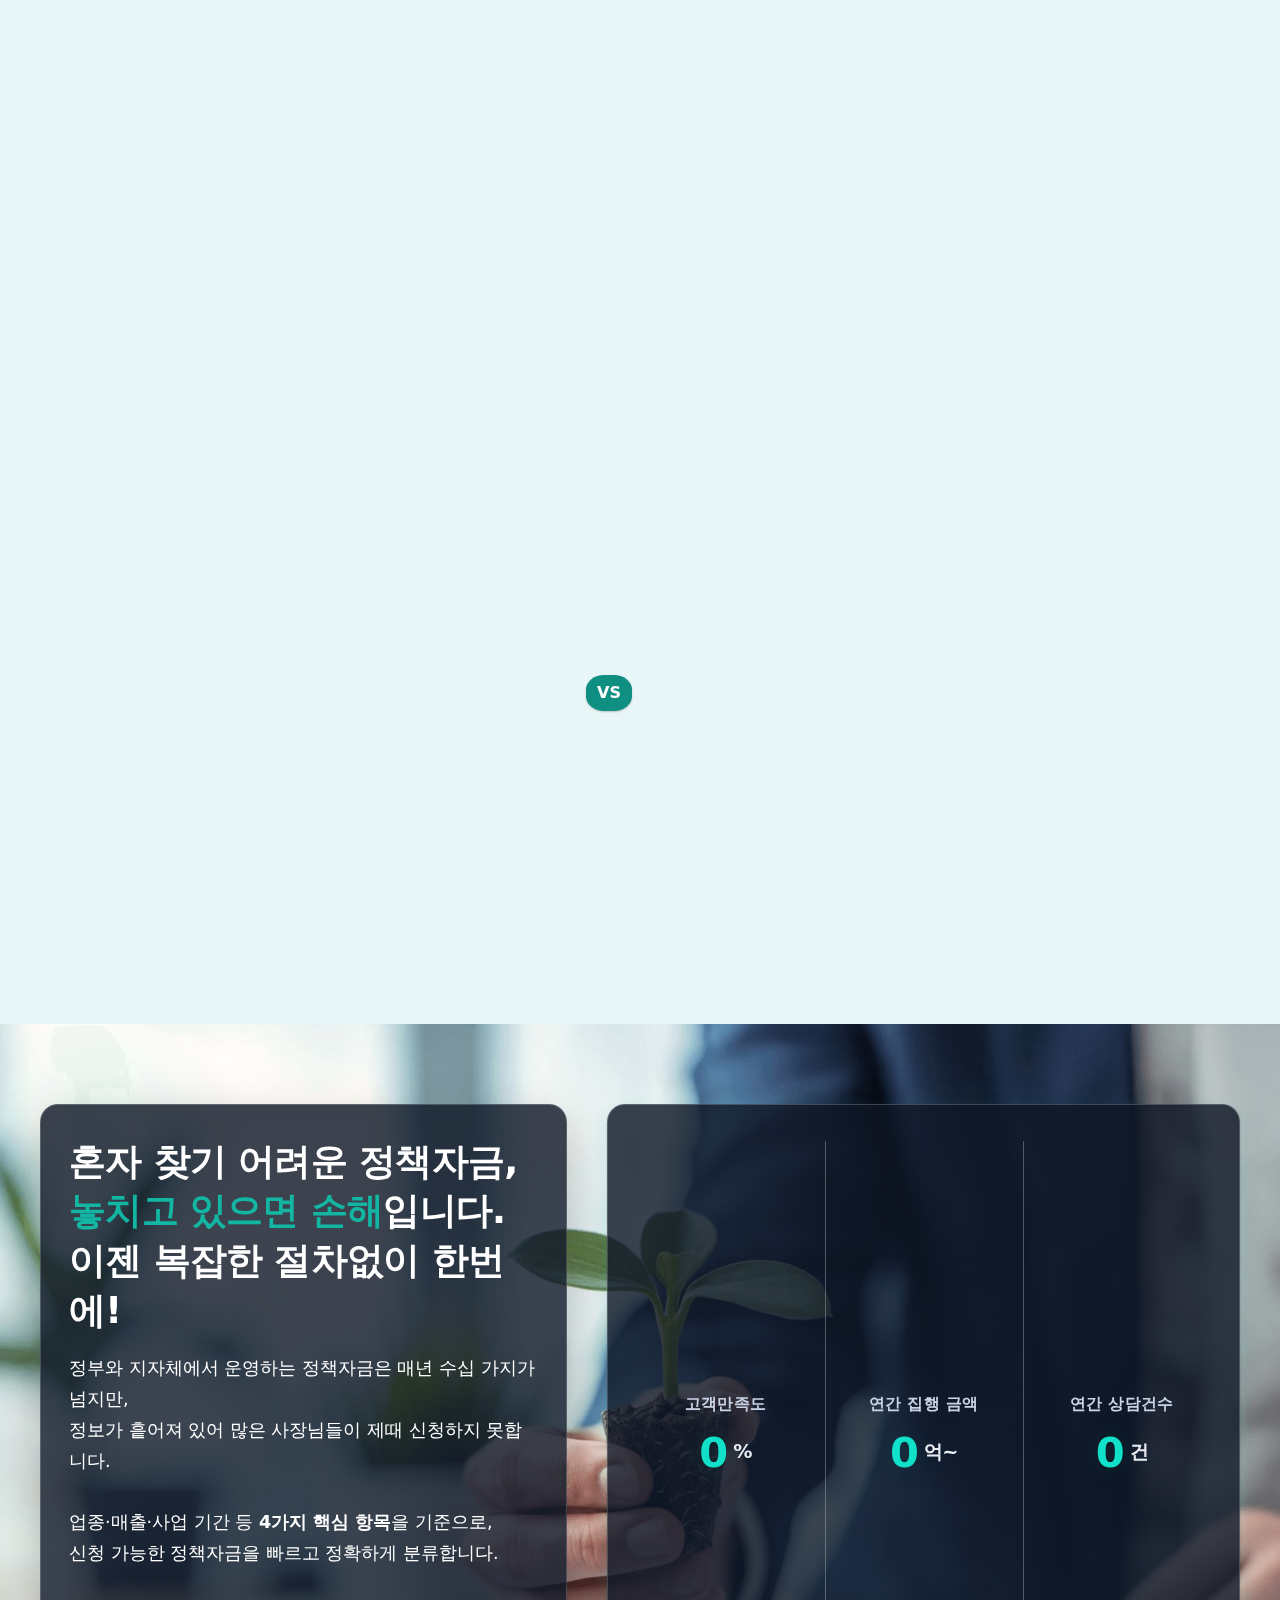
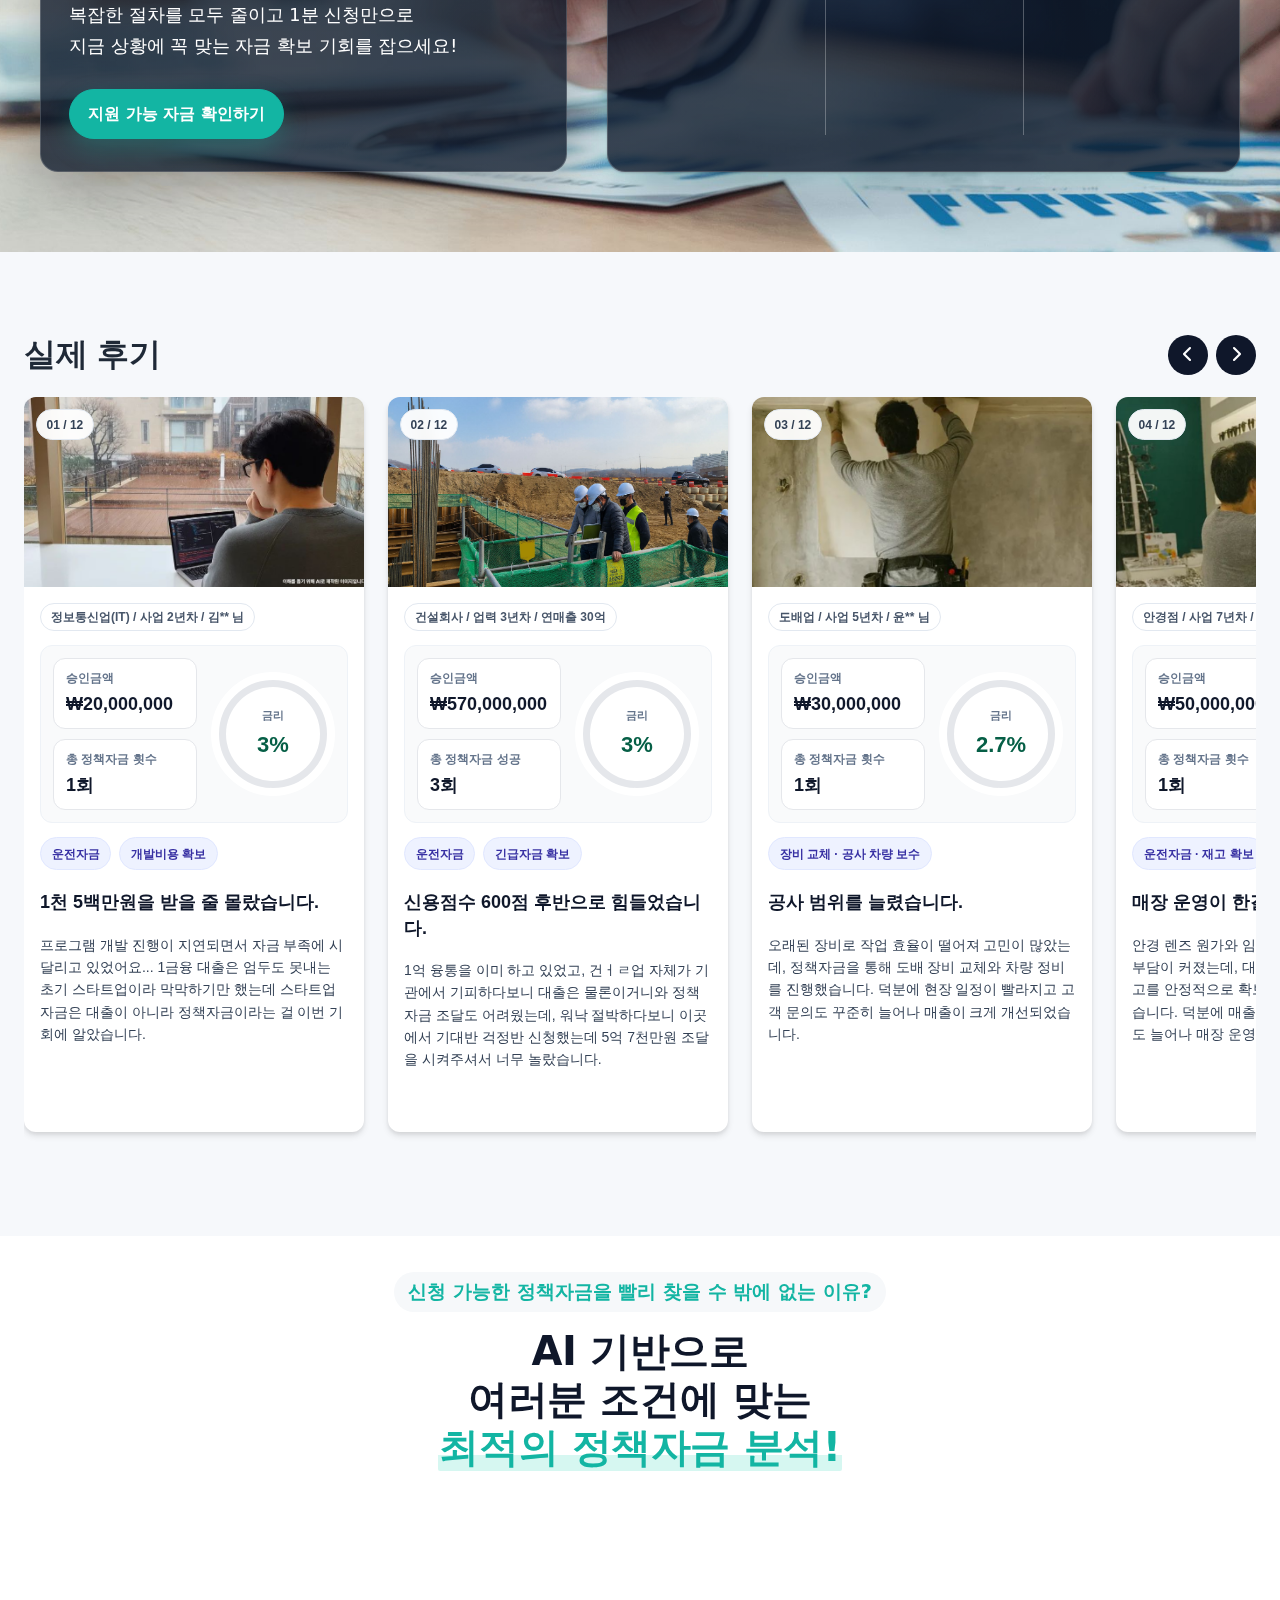
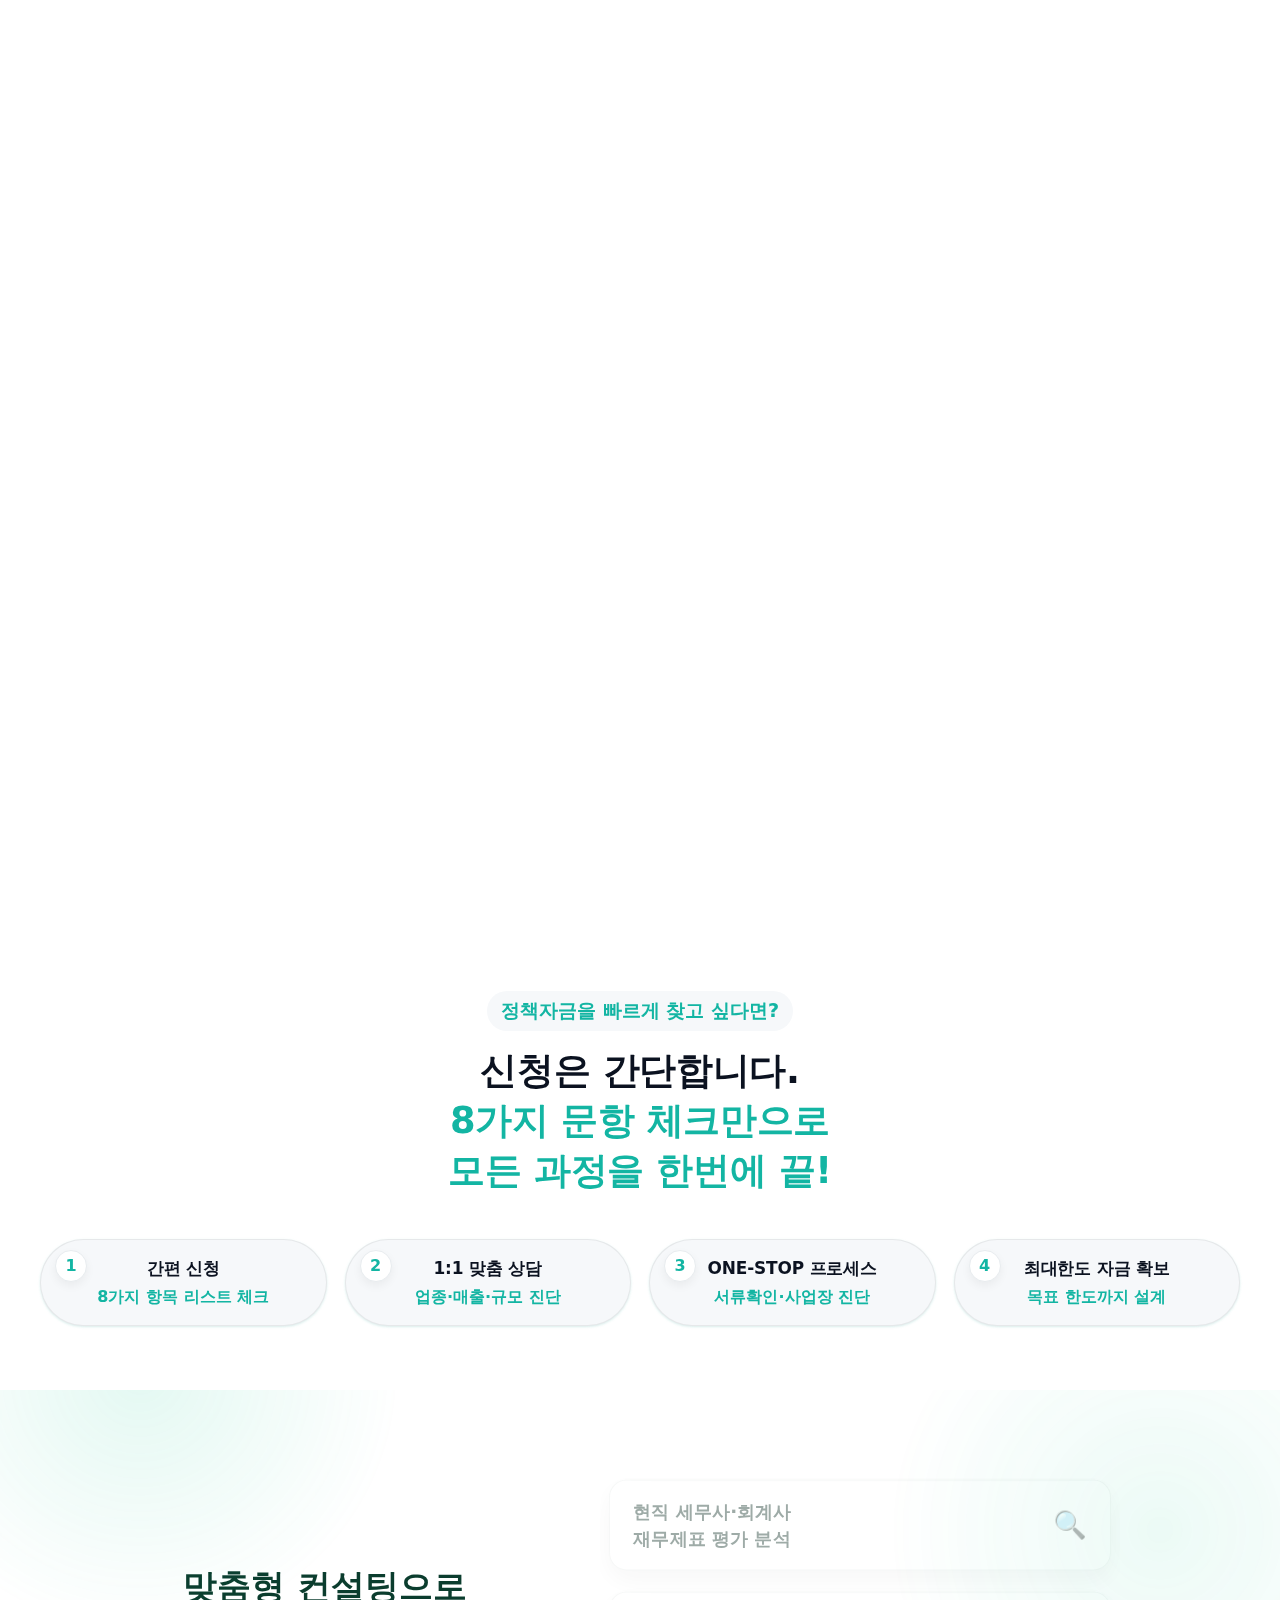
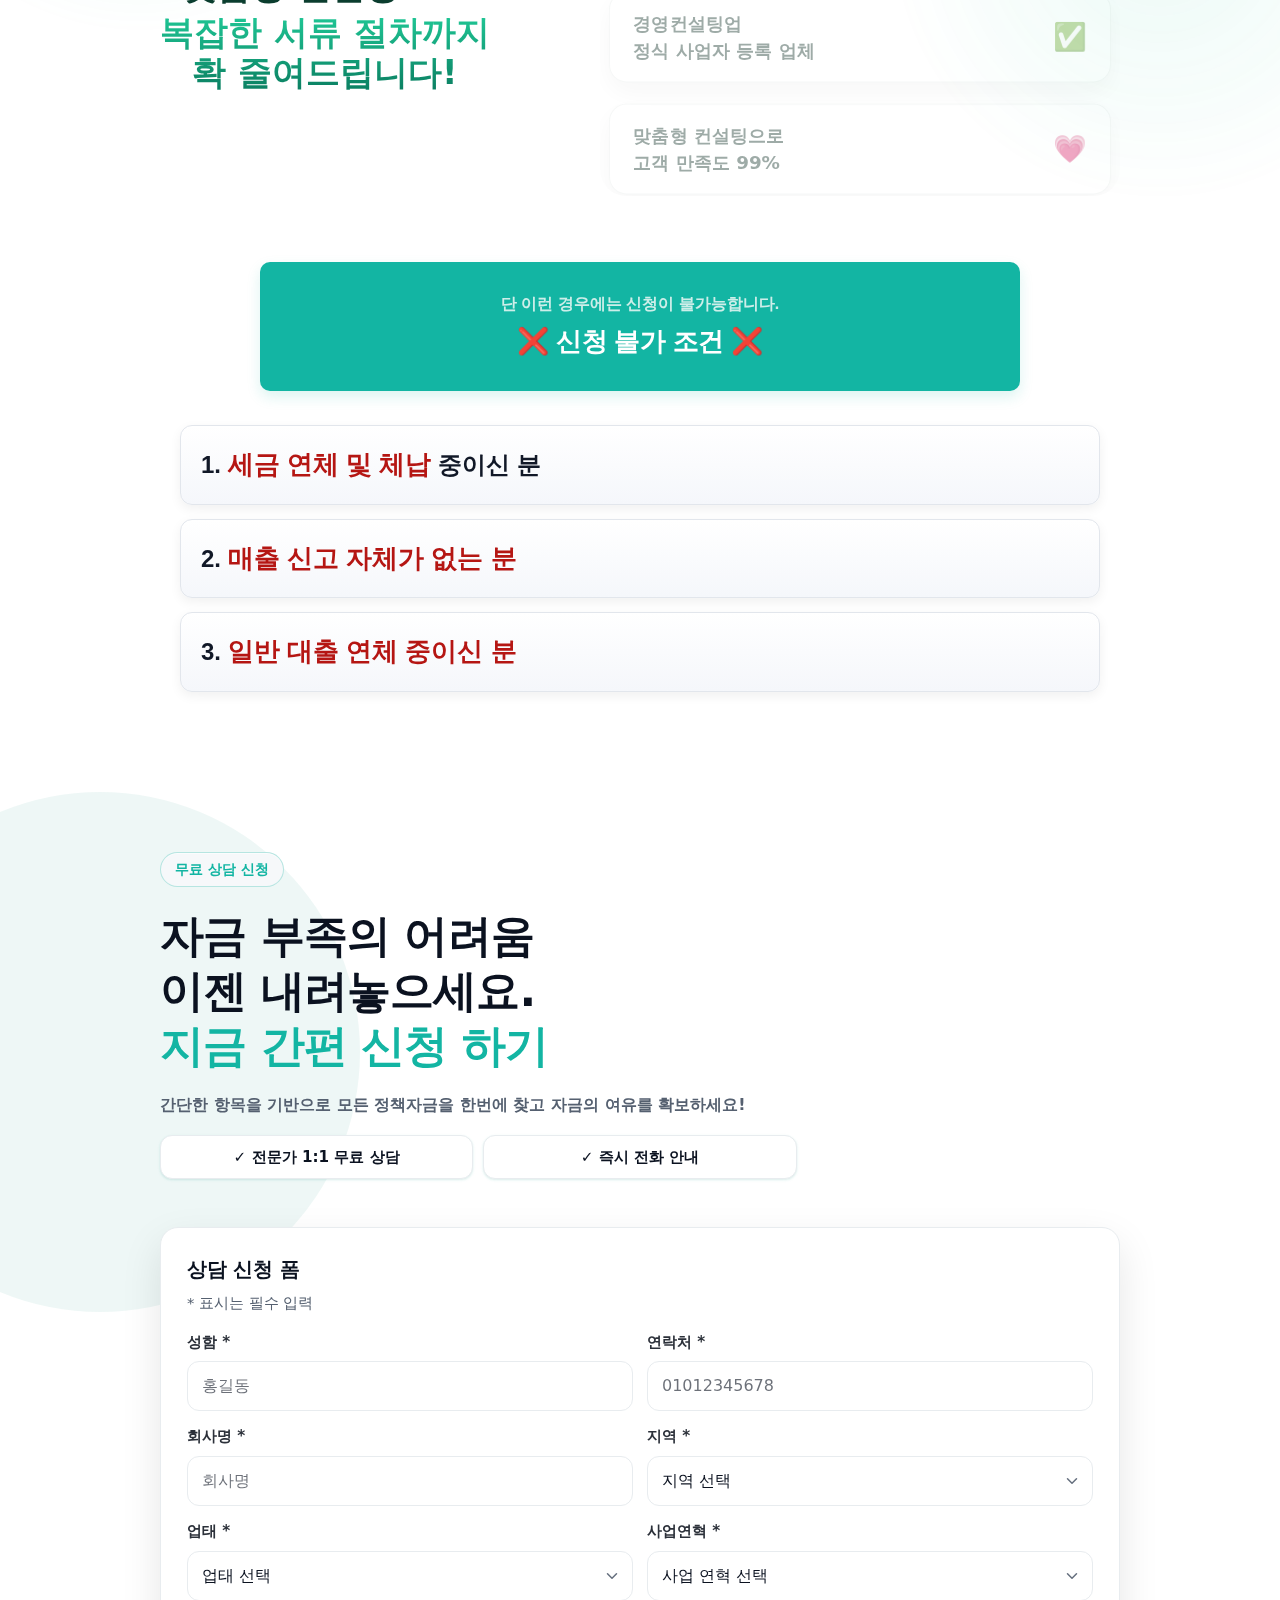
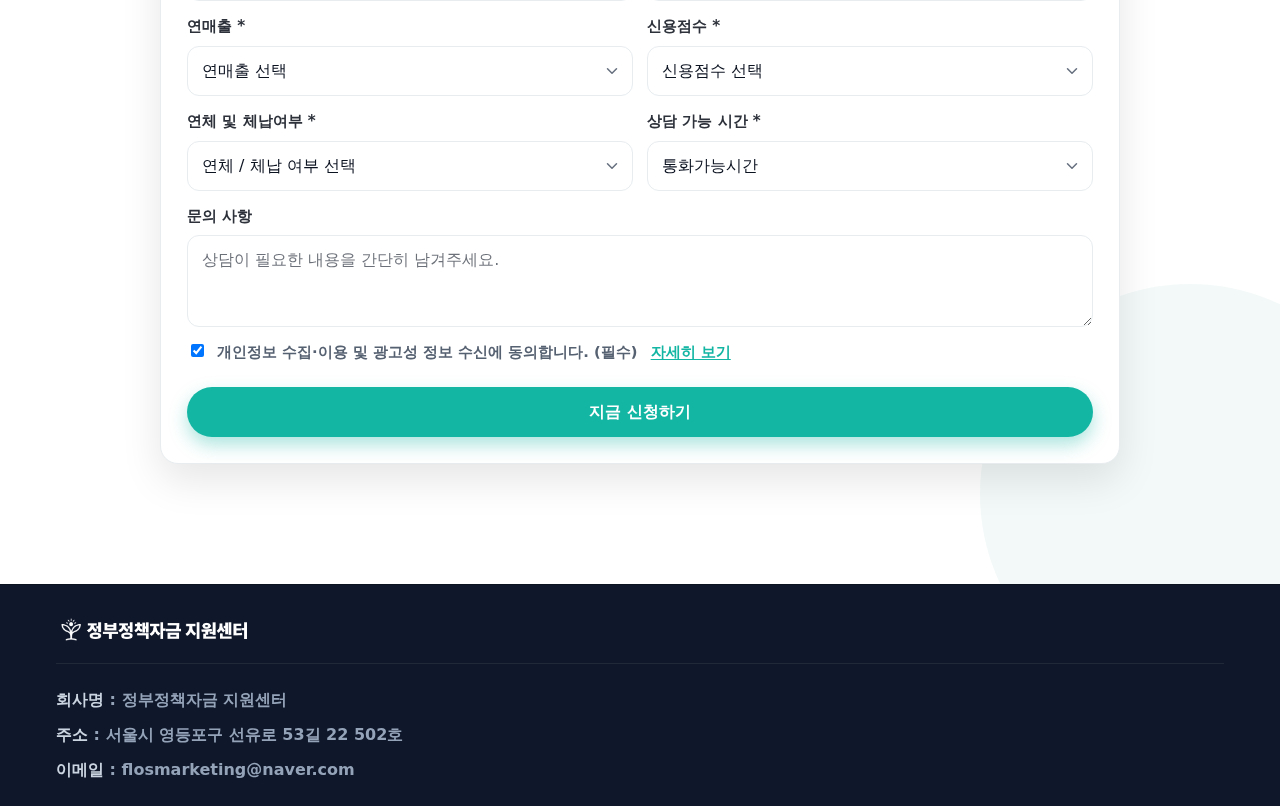
<file: today-event.html>
<!doctype html>
<html lang="ko">
<head>

  <!-- Google tag (gtag.js) -->
<script async src="https://www.googletagmanager.com/gtag/js?id=G-NDCSD8F6SD"></script>
<script>
  window.dataLayer = window.dataLayer || [];
  function gtag(){dataLayer.push(arguments);}
  gtag('js', new Date());

  gtag('config', 'G-NDCSD8F6SD');
</script>
  <!-- ===== 기본 메타 ===== -->
  <meta charset="utf-8" />
  <meta http-equiv="x-ua-compatible" content="ie=edge" />
  <meta name="viewport" content="width=device-width, initial-scale=1, viewport-fit=cover" />
  <!-- ===== 정부정책자금 지원센터 |  ===== -->
<title>정부정책자금 지원센터</title>
<meta name="description" content="정책자금 승인율을 높이는 전문가 컨설팅! 운영자금이 부족한 소상공인을 위해, 조건별 맞춤형 정책자금을 빠르게 연결해드립니다." />
<meta name="format-detection" content="telephone=no, address=no, email=no" />
<meta name="theme-color" content="#13b5a3" />
<meta name="color-scheme" content="light dark" />

<!-- ===== SEO 기본 설정 ===== -->
<link rel="canonical" href="https://govbizfund.co.kr" />
<meta name="robots" content="index, follow, max-snippet:-1, max-image-preview:large, max-video-preview:-1" />
<meta name="keywords" content="정부정책자금, 정책자금지원센터, 소상공인대출, 정부정책자금, 소상공인지원사업, 정부 정책자금 신청, 정책자금 컨설팅, , 자금조달, 창업자금, 운전자금, 시설자금" />

<!-- ===== Open Graph (공유 미리보기) ===== -->
<meta property="og:type" content="website" />
<meta property="og:site_name" content="정부정책자금 지원센터" />
<meta property="og:title" content="정부정책자금 지원센터" />
<meta property="og:description" content="운영자금이 부족한 소상공인을 위해, 조건별 맞춤형 정책자금을 빠르게 연결해드립니다." />
<meta property="og:url" content="https://govbizfund.co.kr" />
<meta property="og:image" content="./img/thumb.jpg" />
<meta property="og:locale" content="ko_KR" />

<!-- ===== Twitter Card ===== -->
<meta name="twitter:card" content="summary_large_image" />
<meta name="twitter:title" content=" | 정부정책자금 지원센터" />
<meta name="twitter:description" content="운영자금이 부족한 소상공인을 위해, 조건별 맞춤형 정책자금을 빠르게 연결해드립니다." />
<meta name="twitter:image" content="./img/thumb.jpg" />

  <!-- ===== 파비콘 / PWA ===== -->
  <link rel="icon" type="image/png" sizes="32x32" href="./img/favicon-biz.png" />
  <link rel="icon" type="image/png" sizes="16x16" href="./img/favicon-biz.png" />
  <link rel="apple-touch-icon" sizes="180x180" href="./img/favicon-biz.png" />
  <meta name="apple-mobile-web-app-capable" content="yes" />
  <meta name="apple-mobile-web-app-status-bar-style" content="black-translucent" />

  <!-- ===== 성능(안전 옵션) ===== -->
  <link rel="preconnect" href="https://fonts.gstatic.com" crossorigin />
  <link rel="preconnect" href="https://fonts.googleapis.com" />
  <!-- 시스템 폰트 중심이지만, Pretendard 웹폰트를 쓸 경우만 아래 주석 해제
  <link href="https://fonts.googleapis.com/css2?family=Pretendard:wght@400;700;900&display=swap" rel="stylesheet">
  -->

  <!-- ===== 스타일 ===== -->
   <link href="./css/reset.css" rel="stylesheet" type="text/css" />
  <link href="./css/style.css" rel="stylesheet" type="text/css" />
    <link href="./css/ionicons.min.css" rel="stylesheet" />
      <link rel="stylesheet" href="https://cdn.jsdelivr.net/npm/@fortawesome/fontawesome-free@6.4.0/css/all.min.css">


<!-- Danggeun Market Code -->
<script src="https://karrot-pixel.business.daangn.com/0.4/karrot-pixel.umd.js"></script>
<script>
  window.karrotPixel.init('1764120430190435001');
  window.karrotPixel.track('ViewPage');
</script>
<!-- End Danggeun Market Code -->

<!-- Meta Pixel Code -->
<script>
!function(f,b,e,v,n,t,s)
{if(f.fbq)return;n=f.fbq=function(){n.callMethod?
n.callMethod.apply(n,arguments):n.queue.push(arguments)};
if(!f._fbq)f._fbq=n;n.push=n;n.loaded=!0;n.version='2.0';
n.queue=[];t=b.createElement(e);t.async=!0;
t.src=v;s=b.getElementsByTagName(e)[0];
s.parentNode.insertBefore(t,s)}(window, document,'script',
'https://connect.facebook.net/en_US/fbevents.js');
fbq('init', '690836940478119');
fbq('track', 'PageView');
</script>
<noscript><img height="1" width="1" style="display:none"
src="https://www.facebook.com/tr?id=690836940478119&ev=PageView&noscript=1"
/></noscript>
<!-- End Meta Pixel Code -->

<!-- Danggeun Market Code -->
<script src="https://karrot-pixel.business.daangn.com/karrot-pixel.js"></script>
<script>
  window.karrotPixel.init('1766534153200065000');
  window.karrotPixel.init('1764120430190435001');
  window.karrotPixel.track('ViewPage');
</script>
<!-- End Danggeun Market Code -->

</head>

<body>

<!-- ✅ 고정 헤더: 섹션을 분리하고 header 안에 topbar를 배치 (전체 코드 - 로테이트 텍스트를 로고 '아래칸'에 배치) -->
<section id="stickyTopbar" aria-label="상단 고정 헤더">



  <header class="topbar" role="banner">
    <div class="left" aria-live="polite">
    <img src="./img/logo-gov.png" id="logo-menu">

  <!-- Wordmark -->
  <!-- <text class="txt" x="38" y="25" fill="#0b1220">FitCase</text> -->
<!-- </svg> -->


      <!-- 2줄: 로테이트 텍스트 (로고 '아래칸') -->
      <div class="fade-rotator" aria-hidden="true">
        <div class="line">자금이 필요한 사업자를 위한</div>
        <div class="line"><b>정책자금 지원 파트너</b></div>
      </div>
      <!-- 스크린리더용 고정 텍스트가 필요하면 아래 주석 해제
      <span class="sr-only">법무법인·법무사 전용, 개인회생·파산 DB 파트너</span> -->
    </div>
    <a class="tel" href="#form_e12">바로 신청하기</a>


  </header>


</section>





<!-- ✅ 본문 히어로: 기존 섹션에서 topbar 제거, 나머지 그대로 -->
<section id="legalDBHero" aria-label="개인회생·파산 실시간 DB 공급">


  <!-- 🔹 버블 요소 -->
  <span aria-hidden="true" class="bg-bubble b1"></span>
  <span aria-hidden="true" class="bg-bubble b2"></span>
  <span aria-hidden="true" class="bg-bubble b3"></span>

  <div class="wrap">
    <!-- (topbar는 별도 #stickyTopbar 섹션으로 분리됨) -->
    <div class="headline">
      <div class="tag"></div>
<h2>
사업 운영과 성장에 있어<br>
자금 조달이 꼭 필요한<br>사업자라면?<br><br>

<b>2천만원 ~ 최대 30억까지</b><br>
몰라서 놓치고 있는<br>
정부 정책자금을 찾아 보세요!<br><br>

<b>30초 간편 신청으로<br><br>
현재 확보 가능한<br>
정책 자금, 보조금, 융자지원 등을<br>
신속하게 찾아드립니다.</b>


<style>
  .call-btn{
    display:inline-block;padding:.5rem .8rem;border-radius:12px;
    background:#10b981;color:#fff;text-decoration:none;font-weight:700;font-size:24px;
  }
  .call-btn:hover{filter:brightness(.95)}
</style>


</h2><br>

    </div>

    <div class="content">
      <div class="left">
        <div class="dbStack" aria-live="polite">
          <div class="dbTrack"></div>
        </div>
        <!-- <div class="bubble bubble1">실시간 유입</div>
        <div class="bubble bubble2">중복 제거</div>
        <div class="bubble bubble3">전환율 상위</div> -->
      </div>

      <div class="right">
        <div>
          <hr class="border1" style="width:100%;border:1px solid #00000012;margin:20px 0;">
          <h3>2026년 정부 정책자금 안내</h3>
          <ul>
            <li>정부 보증, 무담보, 저금리, 높은 한도!</li>
            <li>최저 금리 연 2% ~ 상환 최대 10년까지!</li>
            <li>세금 연체 없는 사업자라면 누구나!</li>
            <li>매출이 발생하고 있다면 OK!</li>
          </ul>
         <small id="legalNotice"
       data-extra=" 최신 정책자금 업데이트"
       style="color:var(--muted); display:block; margin-top:15px; font-size:.75rem;">
  * 
  <span class="ts" aria-live="polite"></span>
  <span class="extra"></span>
</small>

        </div>
        <div class="actions">
          <a class="btn-fill" href="#form_e12">지원 가능 자금 확인하기</a>
        </div>
      </div>
    </div>
  </div>

 


</section>



<!-- <section id="eventList1">


  <div class="hero">

    <div class="points" aria-label="핵심 포인트">
      <div class="wrap" style="grid-template-columns: repeat(1, 1fr);">
       
        <div class="col">
          <div class="label">단 이런 경우에는 신청이 불가능합니다.</div>
          <div class="value" >❌ 신청 불가 조건 ❌</div>
        </div>

      </div>
    </div>
  </div>

  <div class="item">
    <div class="txt">1. <strong>세금 연체 및 체납</strong> 중이신 분</div>
  </div>

  <div class="item">
    <div class="txt">2. <strong>매출 신고 자체가 없는 분</strong></div>
  </div>

  <div class="item">
    <div class="txt">3. <strong>일반 대출 연체 중이신 분</strong></div>
  </div>

</section> -->


<section id="carCompare">
  <style>
    /* ================= Scope: #carCompare only ================= */
    #carCompare {
      font-family: "Pretendard", "Noto Sans KR", system-ui, -apple-system, Segoe UI, Roboto, sans-serif;
      background: #e9f6f7;
      padding: 60px 20px 80px;
      text-align: center;
      color: #1a1a1a;

      /* 애니메이션 토큰 */
      --ease: cubic-bezier(.22,.61,.36,1);
      --dur: 700ms;
    }

    /* ====== 상단 배지(첨부 이미지 스타일) ====== */
    #carCompare .title{
      display:inline-block;
      font-size:13.5px;
      font-weight:700;
      color:#098b7f;
      background:#fff;
      border:1px solid #c7f4ea;
      padding:8px 14px;
      border-radius:999px;
      letter-spacing:.2px;
      margin-bottom:14px;
    }

    /* ====== 대 타이틀 (3줄 + 민트 하이라이트) ====== */
    #carCompare .subTitle{
      font-size:36px;
      line-height:1.28;
      font-weight:900;
      color:#10161b;
      margin:0 auto 18px;
      letter-spacing:-.2px;
      max-width:820px;
    }
    #carCompare .subTitle .hl{
      position:relative;
      color:#0fb3a2; /* 민트 텍스트 */
      display:inline-block;
      padding:0 4px;
      z-index:0;
    }
    #carCompare .subTitle .hl::after{
      content:"";
      position:absolute;
      left:-6px; right:-6px; bottom:6px;
      height:16px;
      background:#aef4e9;  /* 민트 하이라이트 바 */
      border-radius:6px;
      z-index:-1;
      opacity:.9;
    }

    /* ====== 본문 두 단락(첨부 이미지 톤) ====== */
    #carCompare .desc{
      max-width:720px;
      margin:0 auto 36px;
      color:#0f1720;
      font-size:17px;
      line-height:1.8;
      font-weight:700;
    }
    #carCompare .desc p{margin:0 0 10px}
    #carCompare .desc p:last-child{margin-bottom:0}

    /* ===== 2열 카드 중앙 정렬 ===== */
    #carCompare .compare-wrap {
      position: relative;
      display: flex;
      justify-content: center; /* 전체를 가운데 정렬 */
      align-items: center;
      gap: 0;
      margin: 0 auto 56px;
      max-width: 900px;
      perspective: 1000px; /* 3D 살짝 */
    }

    #carCompare .box {
      position: relative;
      border-radius: 18px;
      padding: 36px 30px 32px;
      background: #f5f5f5;
      text-align: left;
      height: 280px;

      /* ▼▼ 세로 가운데 정렬 핵심 ▼▼ */
      display: flex;
      flex-direction: column;
      justify-content: center;   /* 자식(h3, ul) 묶음 세로 가운데 */

      transform-style: preserve-3d;
      will-change: transform, opacity, filter;
    }

    #carCompare .box.loan {
      box-shadow: 0 6px 14px rgba(0, 0, 0, 0.06), 0 20px 40px rgba(0, 0, 0, 0.05);
      border-top-right-radius: 0;
      border-bottom-right-radius: 0;
    }

    #carCompare .box.policy {
      background: #0b7a70;
      color: #fff;
      height: 390px;
      box-shadow: 0 5px 9px rgb(12 122 112), 0 10px 20px rgba(0, 0, 0, 0.22);
      padding: 42px 34px 36px 54px;
      transform: translateY(-2px);
      overflow: hidden; /* 하이라이트 스윕용 */
    }

    #carCompare .box h3 {
      font-size: 30px;
      font-weight: 800;
      margin: 0 0 22px;
      letter-spacing: 0.4px;
    }

    #carCompare .box.loan h3 {
      color: #7a8a96;
    }

    #carCompare ul {
      list-style: none;
      margin: 0;
      padding: 0;
      font-size: 19px;
      line-height: 240%;
    }

    #carCompare li {
      display: flex;
      align-items: center;
      gap: 10px;
      will-change: transform, opacity;
    }

    #carCompare .loan li::before {
      content: "●";
      font-size: 8px;
      color: #adb8c3;
      border: 2px solid #adb8c3;
      width: 10px;
      height: 10px;
      border-radius: 50%;
      display: inline-flex;
      align-items: center;
      justify-content: center;
    }

    #carCompare .policy li::before {
      content: "✓";
      font-weight: 900;
      font-size: 13px;
      color: #bffff1;
      width: 18px;
      height: 18px;
      border-radius: 50%;
      background: rgba(255, 255, 255, 0.15);
      display: inline-flex;
      align-items: center;
      justify-content: center;
      box-shadow: inset 0 0 0 2px rgba(255, 255, 255, 0.22);
    }

    /* ===== VS 배지: 경계선 중앙 ===== */
    #carCompare .vs {
      position: absolute;
      top: 50%;
      left: 46.6%;
      transform: translate(-50%, -50%);
      width: 46px;
      height: 36px;
      border-radius: 40%;
      background: #0f8e82;
      color: #fff;
      font-weight: 800;
      font-size: 16px;
      display: flex;
      align-items: center;
      justify-content: center;
      z-index: 3;
      box-shadow: 0 1px 2px rgba(0, 0, 0, 0.22), 0 0 0 2px #e9f6f7;
      will-change: transform, opacity;
    }

    #carCompare .bottom {
      font-size: 22px;
      font-weight: 800;
      color: #303a44;
      will-change: transform, opacity;
    }

    #carCompare .bottom .em {
      color: #1f6dff;
    }

    @media (max-width: 860px) {
      #carCompare .subTitle{font-size:30px}
      #carCompare .compare-wrap {
        flex-direction: column;
        gap: 10px;
      }
      #carCompare .vs {
        position: absolute;
        left: 50%;
        top: calc(42%);
        transform: translate(-50%, -50%);
      }
      #carCompare .box.loan { border-radius: 18px; }
      #carCompare .box.policy { border-radius: 18px; }
    }

    /* ==================== 등장/강조 효과 (반복 재생 가능) ==================== */
    #carCompare .reveal { opacity: 0; transform: translateY(16px) scale(.98); filter: blur(6px); }
    #carCompare.in .reveal {
      opacity: 1; transform: translateY(0) scale(1); filter: blur(0);
      transition: opacity var(--dur) var(--ease), transform var(--dur) var(--ease), filter calc(var(--dur) + 120ms) var(--ease);
      transition-delay: var(--d, 0ms);
    }

    @keyframes pop-in {
      0%   { transform: translate(-50%,-50%) scale(.6); opacity: 0; filter: blur(3px); }
      60%  { transform: translate(-50%,-50%) scale(1.08); opacity: 1; }
      100% { transform: translate(-50%,-50%) scale(1);   filter: blur(0); }
    }
    #carCompare.in .vs { animation: pop-in 640ms var(--ease) forwards; animation-delay: 220ms; }

    #carCompare .box.policy::before{
      content:""; position:absolute; inset:0;
      background:linear-gradient(115deg, rgba(255,255,255,0) 30%, rgba(255,255,255,.28) 48%, rgba(255,255,255,0) 66%);
      transform:translateX(-130%) skewX(-12deg); pointer-events:none;
    }
    @keyframes sweep{ 0%{transform:translateX(-130%) skewX(-12deg)} 100%{transform:translateX(150%) skewX(-12deg)} }
    @keyframes pulseShadow{
      0%,100% { box-shadow:0 5px 9px rgba(12,122,112,1), 0 10px 20px rgba(0,0,0,.22) }
      50%     { box-shadow:0 12px 22px rgba(12,122,112,.85), 0 24px 50px rgba(0,0,0,.28) }
    }
    #carCompare.in .box.policy{ transform:translateY(-2px) scale(1.02); animation:pulseShadow 1600ms ease-in-out 320ms 2 both }
    #carCompare.in .box.policy::before{ animation:sweep 1100ms cubic-bezier(.11,.61,.28,.95) 380ms both }

    #carCompare .list-l>li { transform:translateX(-14px); opacity:0; filter:blur(6px) }
    #carCompare .list-r>li { transform:translateX(14px);  opacity:0; filter:blur(6px) }
    #carCompare.in .list-l>li, #carCompare.in .list-r>li {
      transform:none; transition:transform var(--dur) var(--ease), opacity var(--dur) var(--ease), filter var(--dur) var(--ease);
      opacity:1; filter:none; transition-delay:var(--d,0ms);
    }

    @media (prefers-reduced-motion: reduce){
      #carCompare .reveal, #carCompare .vs, #carCompare .box.policy, #carCompare .box.policy::before,
      #carCompare .list-l>li, #carCompare .list-r>li {
        transition:none !important; animation:none !important; filter:none !important; transform:none !important; opacity:1 !important;
      }
    }
  </style>

  <!-- ====== 상단 카피 (첨부 이미지 문구로 교체) ====== -->
  <div class="title reveal" style="--d:40ms">정부정책자금 지원센터만의 특별한 장점</div>

  <div class="subTitle reveal" style="--d:100ms">
    사업기간이 짧거나<br>
    매출이 낮아도<br>걱정마세요!<br><br>
    일반 대출과 달리<br><span class="hl">정책자금은 가능합니다!</span>
  </div>

  <div class="desc reveal" style="--d:140ms">
    <p>자금 조달이 어려운<br>사업자를 위해<br>정부가 보증하는 제도로<br><br>일반 대출에선 어려운<br>혜택을 받을 수 있습니다.</p>
  </div>

  <!-- ====== 이하 비교 영역은 기존 유지 ====== -->
  <div class="compare-wrap">
    <div class="box loan reveal" style="--d:200ms">
      <h3>일반 대출</h3>
      <ul class="list-l" style="font-size:1rem;">
        <li style="--d:260ms;">부족한 매출로 거절</li>
        <li style="--d:320ms;">적은 한도</li>
        <li style="--d:380ms;">짧은 업력으로 신용미달</li>
        <li style="--d:440ms;">담보・보증 필수</li>
      </ul>
    </div>

    <div class="vs">VS</div>

    <div class="box policy reveal" style="--d:240ms">
      <h3>정책 자금</h3>
      <ul class="list-r">
        <li style="--d:300ms;">매출이 적어도 가능!</li>
<li style="--d:360ms;">높은 한도</li>
<li style="--d:420ms;">여러 번 신청·지원 가능!</li>
<li style="--d:480ms;">무담보, 정부 보증</li>
<li style="--d:480ms;">저신용자 접수가능</li>

      </ul>
    </div>
  </div>



</section>





<section id="late-response" aria-label="지원제도 안내 및 실적">
  <style>
    /* ===== Design Tokens ===== */
    #late-response{
      /* colors */
      --mint:#13b5a3;
      --mint-2:#11a292;
      --ink:#0b1220;
      --panel:#0e1625;         /* 다크 패널 */
      --panel-2:#111c2d;
      --line:rgba(255,255,255,.18);
      --white:#fff;

      /* effects */
      --radius:18px;
      --shadow:0 20px 50px rgba(0,0,0,.25);
      --soft:0 1px 2px rgba(0,0,0,.18), 0 6px 18px rgba(19,181,163,.14);

      position:relative;
      padding:80px 20px;
      color:var(--white);
      font-family:Pretendard,"Noto Sans KR",system-ui,-apple-system,Segoe UI,Roboto,sans-serif;
      overflow:hidden;
      background:
        radial-gradient(1200px 600px at 85% -10%, rgba(19,181,163,.10), transparent 60%),
        radial-gradient(900px 480px at -10% 30%, rgba(19,181,163,.08), transparent 60%),
        linear-gradient(180deg, #0a0f1a 0%, #0b1220 100%);
    background:url('./img/second-bg.jpg') center/cover no-repeat;
      isolation:isolate;
    }

    /* subtle mint dots */
    #late-response::before{
      content:""; position:absolute; inset:0; pointer-events:none; z-index:0;
      background:
        radial-gradient(220px 220px at 8% 16%, rgba(19,181,163,.12), rgba(19,181,163,0) 70%),
        radial-gradient(200px 200px at 92% 70%, rgba(19,181,163,.10), rgba(19,181,163,0) 70%);
      opacity:.85;
    }

    /* layout */
    #late-response .lr-container{
      position:relative; z-index:1;
      max-width:1200px; margin:0 auto;
      display:grid; grid-template-columns:1fr 1.2fr; gap:40px;
    }
    @media (max-width:900px){
      #late-response{ padding:64px 16px; }
      #late-response .lr-container{ grid-template-columns:1fr; gap:28px; }
    }

    /* text area */
    #late-response .lr-card{
      background:linear-gradient(180deg, #0e1625cf 0%, #111c2dcc 100%);
      border:1px solid var(--line);
      border-radius:var(--radius);
      box-shadow:var(--shadow);
      padding:32px clamp(18px,3.5vw,28px);
    }

    #late-response .lr-title{
      margin:0 0 18px;
      font-size:clamp(1.6rem,3.2vw,2.3rem);
      line-height:1.35; font-weight:900; letter-spacing:-.02em;
    }
    #late-response .lr-title b{ color:var(--mint); }

    #late-response .lr-desc{ margin-top:8px; }
    #late-response .lr-desc p{
      margin:10px 0;
      font-size:clamp(1rem,1.4vw,1.1rem);
      line-height:1.75;
      color:#fff;
    }

    /* stat strip (PC: row / Mobile: column) */
    #late-response .lr-stats{
      display:flex; align-items:stretch; justify-content:space-between; gap:0;
      background:linear-gradient(180deg, #0e1625cf 0%, #111c2dcc 100%);
      border:1px solid var(--line);
      border-radius:var(--radius);
      box-shadow:var(--soft);
      padding:18px;
    }
    #late-response .lr-stat{
      flex:1 1 0; display:flex; flex-direction:column; align-items:center; justify-content:center;
      padding:16px 12px; text-align:center; position:relative;
    }
    /* white separators only on PC */
    @media (min-width:900px){
      #late-response .lr-stat + .lr-stat::before{
        content:""; position:absolute; left:0; top:18px; bottom:18px; width:1px;
        background:rgba(255,255,255,.28);
      }
    }

    #late-response .lr-stat .label{
      font-size:.98rem; font-weight:800; letter-spacing:.02em; color:#c9d3e6; margin-bottom:6px;
    }
    #late-response .lr-stat .num{
      font-weight:900; letter-spacing:-.02em;
      font-size:clamp(1.8rem,4vw,2.6rem);
      color:#11e1c9;
      text-shadow:0 0 24px rgba(19,181,163,.15);
      display:flex; align-items:center; gap:6px;
    }
    #late-response .lr-stat .unit{
      font-weight:900; color:#f3f6fb; opacity:.95; font-size:clamp(1rem,2.2vw,1.2rem);
    }
    #late-response .lr-stat .hint{
      margin-top:6px; font-size:.85rem; color:#9fb8b4;
    }

    /* mobile: stack vertically with gaps, no separators */
    @media (max-width:900px){
      #late-response .lr-stats{ flex-direction:column; gap:10px; padding:14px; }
      #late-response .lr-stat{ border:none; background:rgba(255,255,255,.02); border-radius:12px; }
    }

    /* entrance motion (reduced-motion aware) */
    @keyframes fadeUp{ from{ transform:translateY(12px); opacity:0 } to{ transform:none; opacity:1 } }
    #late-response .lr-card, #late-response .lr-stats{ animation:fadeUp .6s ease-out both; }
    #late-response .lr-stats{ animation-delay:.08s; }
    @media (prefers-reduced-motion:reduce){
      #late-response .lr-card, #late-response .lr-stats{ animation:none; }
    }

    /* CTA (선택) – 이미지 톤 참고해 라운드 버튼 */
    #late-response .lr-cta{
      margin-top:18px; display:inline-flex; align-items:center; gap:10px;
      padding:12px 18px; border-radius:999px; border:1.5px solid var(--mint);
      color:#fff; text-decoration:none; font-weight:900; background:var(--mint);
      box-shadow:0 10px 24px rgba(19,181,163,.28);
      transition:transform .18s ease, box-shadow .18s ease, background-color .18s ease, border-color .18s ease;
    }
    #late-response .lr-cta:hover{
      background:var(--mint-2); border-color:var(--mint-2); transform:translateY(-1px);
      box-shadow:0 16px 34px rgba(19,181,163,.36);
    }
  </style>

  <div class="lr-container">
    <!-- Copy Card -->
    <div class="lr-card">
<h2 class="lr-title">
  혼자 찾기 어려운 정책자금,<br>
  <b>놓치고 있으면 손해</b>입니다.<br>
  이젠 복잡한 절차없이 한번에!

</h2>

<div class="lr-desc">
  <p>
    정부와 지자체에서 운영하는 정책자금은 매년 수십 가지가 넘지만,<br>
    정보가 흩어져 있어 많은 사장님들이 제때 신청하지 못합니다.<br><br>

    업종·매출·사업 기간 등 <b>4가지 핵심 항목</b>을 기준으로,<br>
    신청 가능한 정책자금을 빠르고 정확하게 분류합니다.<br>
    <br>
    복잡한 절차를 모두 줄이고 1분 신청만으로<br>
    지금 상황에 꼭 맞는 자금 확보 기회를 잡으세요!
  </p>
</div>

<a href="#form_e12" class="lr-cta">지원 가능 자금 확인하기</a>
    </div>

    <!-- Stats (row on PC, column on mobile) -->
    <div class="lr-stats" role="list" aria-label="누적 실적">
      <div class="lr-stat" role="listitem">
        <div class="label">고객만족도</div>
        <div class="num">
          <span class="count" data-target="92">0</span><span class="unit">%</span>
        </div>
        <!-- <div class="hint" aria-hidden="true">최근 24h 기준 포함</div> -->
      </div>
      <div class="lr-stat" role="listitem">
        <div class="label">연간 집행 금액</div>
        <div class="num">
          <span class="count" data-target="38">0</span><span class="unit">억~</span>
        </div>
        <!-- <div class="hint" aria-hidden="true">중복·허수 제거 후</div> -->
      </div>
      <div class="lr-stat" role="listitem">
        <div class="label">연간 상담건수</div>
        <div class="num">
          <span class="count" data-target="15268">0</span><span class="unit">건</span>
        </div>
        <!-- <div class="hint" aria-hidden="true">문의 기준</div> -->
      </div>
    </div>
  </div>


</section>



<section id="nb4">


  <div class="nb4-container">
    <div class="nb4-head">
      <h2 class="nb4-title">실제 후기</h2>
      <div class="nb4-nav-group">
        <button id="nb4Prev" class="nb4-btn" aria-label="이전"><i class="fas fa-chevron-left"></i></button>
        <button id="nb4Next" class="nb4-btn" aria-label="다음"><i class="fas fa-chevron-right"></i></button>
      </div>
    </div>

    <div id="nb4Slider" class="nb4-slider-container">
      <div class="nb4-slider-wrapper">

        <!-- 카드 1 -->
        <a class="nb4-product-slide" >
          <div class="case-media">
            <img class="case-img" src="./img/h9.jpg" alt="정부 정책자금 후기 썸네일 - 음식점 운영자">
            <span class="media-pin">01 / 12</span>
          </div>
          <article class="case-card">
            <div class="case-top"><span class="case-pin">정보통신업(IT) / 사업 2년차 / 김** 님</span></div>
            <div class="kpi-band">
              <div class="kpi-stack">
                <div class="kpi-box"><span class="kpi-label">승인금액</span><span class="kpi-value">₩20,000,000</span></div>
                <div class="kpi-box"><span class="kpi-label">총 정책자금 횟수</span><span class="kpi-value">1회</span></div>
              </div>
              <div class="rate-ring" data-rate="97">
                <div class="ring-inner">
                  <div class="ring-label">금리</div>
                  <div class="ring-val">3%</div>
                </div>
              </div>
            </div>
            <div class="badges"><span class="badge">운전자금</span><span class="badge">개발비용 확보</span></div>
            <h3 class="case-title">1천 5백만원을 받을 줄 몰랐습니다.</h3>
            <p class="case-desc">프로그램 개발 진행이 지연되면서 자금 부족에 시달리고 있었어요... 1금융 대출은 엄두도 못내는 초기 스타트업이라 막막하기만 했는데 스타트업 자금은 대출이 아니라 정책자금이라는 걸 이번 기회에 알았습니다.</p>
          </article>
        </a>


          <!-- 카드 1 -->
        <a class="nb4-product-slide" >
          <div class="case-media">
            <img class="case-img" src="./img/j1.jpg" alt="중소기업 정책자금 후기 썸네일 - 음식점 운영자">
            <span class="media-pin">02 / 12</span>
          </div>
          <article class="case-card">
            <div class="case-top"><span class="case-pin">건설회사 / 업력 3년차 / 연매출 30억</span></div>
            <div class="kpi-band">
              <div class="kpi-stack">
                <div class="kpi-box"><span class="kpi-label">승인금액</span><span class="kpi-value">₩570,000,000</span></div>
                <div class="kpi-box"><span class="kpi-label">총 정책자금 성공</span><span class="kpi-value">3회</span></div>
              </div>
              <div class="rate-ring" data-rate="97">
                <div class="ring-inner">
                  <div class="ring-label">금리</div>
                  <div class="ring-val">3%</div>
                </div>
              </div>
            </div>
            <div class="badges"><span class="badge">운전자금</span><span class="badge">긴급자금 확보</span></div>
            <h3 class="case-title">신용점수 600점 후반으로 힘들었습니다.</h3>
            <p class="case-desc">1억 융통을 이미 하고 있었고, 건ㅓㄹ업 자체가 기관에서 기피하다보니 대출은 물론이거니와 정책자금 조달도 어려웠는데, 워낙 절박하다보니 이곳에서 기대반 걱정반 신청했는데 5억 7천만원 조달을 시켜주셔서 너무 놀랐습니다.</p>
          </article>
        </a>

       

      



        <!-- 카드 2 -->
        <a class="nb4-product-slide" >
          <div class="case-media">
            <img class="case-img" src="./img/b3.jpg" alt="정부 정책자금 후기 썸네일 - 도배업 대표">
            <span class="media-pin">03 / 12</span>
          </div>
          <article class="case-card">
            <div class="case-top"><span class="case-pin">도배업 / 사업 5년차 / 윤** 님</span></div>
            <div class="kpi-band">
              <div class="kpi-stack">
                <div class="kpi-box"><span class="kpi-label">승인금액</span><span class="kpi-value">₩30,000,000</span></div>
                <div class="kpi-box"><span class="kpi-label">총 정책자금 횟수</span><span class="kpi-value">1회</span></div>
              </div>
              <div class="rate-ring" data-rate="97">
                <div class="ring-inner">
                  <div class="ring-label">금리</div>
                  <div class="ring-val">2.7%</div>
                </div>
              </div>
            </div>
            <div class="badges"><span class="badge">장비 교체 · 공사 차량 보수</span></div>
            <h3 class="case-title">공사 범위를 늘렸습니다.</h3>
            <p class="case-desc">오래된 장비로 작업 효율이 떨어져 고민이 많았는데, 정책자금을 통해 도배 장비 교체와 차량 정비를 진행했습니다. 덕분에 현장 일정이 빨라지고 고객 문의도 꾸준히 늘어나 매출이 크게 개선되었습니다.</p>
          </article>
        </a>

        <!-- 카드 3 -->
        <a class="nb4-product-slide" >
          <div class="case-media">
            <img class="case-img" src="./img/b4.jpg" alt="정부 정책자금 후기 썸네일 - 안경점 대표">
            <span class="media-pin">04 / 12</span>
          </div>
          <article class="case-card">
            <div class="case-top"><span class="case-pin">안경점 / 사업 7년차 / 정** 님</span></div>
            <div class="kpi-band">
              <div class="kpi-stack">
                <div class="kpi-box"><span class="kpi-label">승인금액</span><span class="kpi-value">₩50,000,000</span></div>
                <div class="kpi-box"><span class="kpi-label">총 정책자금 횟수</span><span class="kpi-value">1회</span></div>
              </div>
              <div class="rate-ring" data-rate="97">
                <div class="ring-inner">
                  <div class="ring-label">금리</div>
                  <div class="ring-val">3.1%</div>
                </div>
              </div>
            </div>
            <div class="badges"><span class="badge">운전자금 · 재고 확보</span></div>
            <h3 class="case-title">매장 운영이 한결 안정됐습니다.</h3>
            <p class="case-desc">안경 렌즈 원가와 임대료가 계속 오르면서 운영비 부담이 커졌는데, 대출이 어려워 정책자금 통해 재고를 안정적으로 확보하고 광고비 일부도 충당했습니다. 덕분에 매출 변동이 줄고, 신규 고객 유입도 늘어나 매장 운영이 한결 여유로워졌습니다.</p>
          </article>
        </a>

         <!-- 카드 2 -->
        <a class="nb4-product-slide" >
          <div class="case-media">
            <img class="case-img" src="./img/j2.jpg" alt="중소기업 정책자금 후기 썸네일 - 도배업 대표">
            <span class="media-pin">05 / 12</span>
          </div>
          <article class="case-card">
            <div class="case-top"><span class="case-pin">플라스틱 사출 / 사업 4년차 / 연매출 7억</span></div>
            <div class="kpi-band">
              <div class="kpi-stack">
                <div class="kpi-box"><span class="kpi-label">승인금액</span><span class="kpi-value">₩280,000,000</span></div>
                <div class="kpi-box"><span class="kpi-label">총 정책자금 성공</span><span class="kpi-value">3회</span></div>
              </div>
              <div class="rate-ring" data-rate="97">
                <div class="ring-inner">
                  <div class="ring-label">금리</div>
                  <div class="ring-val">2.7%</div>
                </div>
              </div>
            </div>
            <div class="badges"><span class="badge">기대출 한도에 접근한 상태</span></div>
            <h3 class="case-title">기대출이 많아 불가능할 줄 알았어요.</h3>
            <p class="case-desc">매출대비 이미 3억 가까이 대출이 있었고 정책자금도 이미 받은 상황이라 한도에 이미 도달한 상황이었습니다. 그래도 자금이 워낙 급해서 이곳저곳 알아봐도 전부 안되다가 마지막이다 싶어서 신청한 이곳에서 2.8억까지 받으니까 정말 살 것 같습니다. </p>
          </article>
        </a>

        <!-- 카드 4 -->
        <a class="nb4-product-slide" >
          <div class="case-media">
            <img class="case-img" src="./img/b5.jpg" alt="정부 정책자금 후기 썸네일 - 귀금속 매장 대표">
            <span class="media-pin">06 / 12</span>
          </div>
          <article class="case-card">
            <div class="case-top"><span class="case-pin">귀금속 / 사업 8년차 / 김** 님</span></div>
            <div class="kpi-band">
              <div class="kpi-stack">
                <div class="kpi-box"><span class="kpi-label">승인금액</span><span class="kpi-value">₩50,000,000</span></div>
                <div class="kpi-box"><span class="kpi-label">총 정책자금 횟수</span><span class="kpi-value">2회</span></div>
              </div>
              <div class="rate-ring" data-rate="97">
                <div class="ring-inner">
                  <div class="ring-label">금리</div>
                  <div class="ring-val">2.4%</div>
                </div>
              </div>
            </div>
            <div class="badges"><span class="badge">매장 인테리어 리뉴얼 · 진열 시스템 개선</span></div>
            <h3 class="case-title">매장 분위기가 달라졌어요.</h3>
            <p class="case-desc">오래된 진열장과 조명 때문에 제품이 제대로 돋보이지 않았는데, 정책자금을 통해 인테리어를 전면 리뉴얼했습니다. 조명 색감부터 진열대 높이, 벽면 톤까지 새로 맞추니 이제 손님들도 늘고 매출도 확실히 늘어난게 보여요.</p>
          </article>
        </a>


        <!-- 카드 3 -->
        <a class="nb4-product-slide" >
          <div class="case-media">
            <img class="case-img" src="./img/j3.jpg" alt="">
            <span class="media-pin">07 / 12</span>
          </div>
          <article class="case-card">
            <div class="case-top"><span class="case-pin">택배물류센터 / 사업 20년차 / 연매출 16억</span></div>
            <div class="kpi-band">
              <div class="kpi-stack">
                <div class="kpi-box"><span class="kpi-label">승인금액</span><span class="kpi-value">₩300,000,000</span></div>
                <div class="kpi-box"><span class="kpi-label">총 정책자금 성공</span><span class="kpi-value">1회</span></div>
              </div>
              <div class="rate-ring" data-rate="97">
                <div class="ring-inner">
                  <div class="ring-label">금리</div>
                  <div class="ring-val">3.1%</div>
                </div>
              </div>
            </div>
            <div class="badges"><span class="badge">운전자금 확보</span></div>
            <h3 class="case-title">대표자를 아들로 둘 정도로 힘들었습니다.</h3>
            <p class="case-desc">실제 대표자가 신용점수가 너무 낮았어서 아들을 대표자로 둔 상황에서 정책자금은 꿈도 못 꾸었는데, 다행히 여기 지원센터 컨설팅을 통해서 자문을 받고 한달갈 함께 진행하여 신보에서 3억 조달 받았습니다. 이번 자금 조달이 아니었으면 사업이 정말 힘들어졌을 거예요 ㅠㅠ 진심으로 감사드립니다.</p>
          </article>
        </a>


        <!-- 카드 5 -->
        <a class="nb4-product-slide" >
          <div class="case-media">
            <img class="case-img" src="./img/b6.jpg" alt="정부 정책자금 후기 썸네일 - 의류 매장 대표">
            <span class="media-pin">08 / 12</span>
          </div>
          <article class="case-card">
            <div class="case-top"><span class="case-pin">의류업 / 사업 10년차 / 박** 님</span></div>
            <div class="kpi-band">
              <div class="kpi-stack">
                <div class="kpi-box"><span class="kpi-label">승인금액</span><span class="kpi-value">₩30,000,000</span></div>
                <div class="kpi-box"><span class="kpi-label">총 정책자금 횟수</span><span class="kpi-value">1회</span></div>
              </div>
              <div class="rate-ring" data-rate="97">
                <div class="ring-inner">
                  <div class="ring-label">금리</div>
                  <div class="ring-val">3.3%</div>
                </div>
              </div>
            </div>
            <div class="badges"><span class="badge">긴급 운영자금 · 임대료 및 인건비</span></div>
            <h3 class="case-title">갑작스러운 매출 공백, 큰 숨통이 됐습니다.</h3>
            <p class="case-desc">매출이 급격히 줄고 카드 결제 대금이 밀리면서 운영이 한계에 부딪혔습니다. 은행 대출은 연체 이력 때문에 연이어 거절돼 정말 막막했는데, 정책자금 상담을 통해 긴급 운영자금을 빠르게 지원받을 수 있었습니다.</p>
          </article>
        </a>

        <!-- 카드 6 -->
        <a class="nb4-product-slide" >
          <div class="case-media">
            <img class="case-img" src="./img/b8.jpg" alt="정부 정책자금 후기 썸네일 - 치킨 프랜차이즈 대표">
            <span class="media-pin">09 / 12</span>
          </div>
          <article class="case-card">
            <div class="case-top"><span class="case-pin">치킨 프랜차이즈 / 사업 7년차 / 최** 님</span></div>
            <div class="kpi-band">
              <div class="kpi-stack">
                <div class="kpi-box"><span class="kpi-label">승인금액</span><span class="kpi-value">₩40,000,000</span></div>
                <div class="kpi-box"><span class="kpi-label">총 정책자금 횟수</span><span class="kpi-value">1회</span></div>
              </div>
              <div class="rate-ring" data-rate="97">
                <div class="ring-inner">
                  <div class="ring-label">금리</div>
                  <div class="ring-val">2.6%</div>
                </div>
              </div>
            </div>
            <div class="badges"><span class="badge">긴급 운영자금 · 배달 플랫폼 수수료 부담 완화</span></div>
            <h3 class="case-title">“기름값·수수료 다 올라서 힘들었는데 귀중한 자금줄이 되었어요.”</h3>
            <p class="case-desc">배달 수수료랑 식자재 단가가 한꺼번에 오르면서 매달 적자를 보던 상황이었습니다. 은행에서는 신용점수 때문에 연달아 거절됐는데, 정책자금으로 긴급 운영비를 확보할 수 있었어요. 덕분에 밀린 납품 대금과 월세를 정리하고, 매장 조명·간판까지 새로 손봤습니다.</p>
          </article>
        </a>

        <!-- 카드 7 -->
        <a class="nb4-product-slide" >
          <div class="case-media">
            <img class="case-img" src="./img/b9.jpg" alt="정부 정책자금 후기 썸네일 - 베이커리 대표">
            <span class="media-pin">10 / 12</span>
          </div>
          <article class="case-card">
            <div class="case-top"><span class="case-pin">베이커리 / 사업 7년차 / 한** 님</span></div>
            <div class="kpi-band">
              <div class="kpi-stack">
                <div class="kpi-box"><span class="kpi-label">승인금액</span><span class="kpi-value">₩30,000,000</span></div>
                <div class="kpi-box"><span class="kpi-label">총 정책자금 횟수</span><span class="kpi-value">1회</span></div>
              </div>
              <div class="rate-ring" data-rate="97">
                <div class="ring-inner">
                  <div class="ring-label">금리</div>
                  <div class="ring-val">2.6%</div>
                </div>
              </div>
            </div>
            <div class="badges"><span class="badge">운전자금 · 설비 교체</span></div>
            <h3 class="case-title">성장의 발판이 되었습니다.</h3>
            <p class="case-desc">단골 손님이 꾸준히 늘고 매출도 오르고 있었지만, 오븐 증설과 인력 확장 타이밍을 놓치고 있었습니다. 정책자금 상담을 통해 성장자금을 지원받을 수 있었어요. 그 자금으로 설비를 교체하고 생산량을 늘리니, 하루 판매량이 이전보다 1.5배 이상 올라 매장 운영이 훨씬 안정됐습니다.</p>
          </article>
        </a>

        <!-- 카드 8 -->
        <a class="nb4-product-slide" >
          <div class="case-media">
            <img class="case-img" src="./img/b1.jpg" alt="정부 정책자금 후기 썸네일 - 이삿집 대표">
            <span class="media-pin">11 / 12</span>
          </div>
          <article class="case-card">
            <div class="case-top"><span class="case-pin">이삿집 / 사업 7년차 / 이** 님</span></div>
            <div class="kpi-band">
              <div class="kpi-stack">
                <div class="kpi-box"><span class="kpi-label">승인금액</span><span class="kpi-value">₩80,000,000</span></div>
                <div class="kpi-box"><span class="kpi-label">총 정책자금 횟수</span><span class="kpi-value">2회</span></div>
              </div>
              <div class="rate-ring" data-rate="97">
                <div class="ring-inner">
                  <div class="ring-label">금리</div>
                  <div class="ring-val">2.6%</div>
                </div>
              </div>
            </div>
            <div class="badges"><span class="badge">운전자금 · 긴급 유동성 확보</span></div>
            <h3 class="case-title">“급한 자금 압박, 다행히 해결해줬어요.”</h3>
            <p class="case-desc">갑자기 들어온 대형 이사 계약이 취소되면서 현금 흐름이 막혔습니다. 차량 유지비, 기사 인건비, 창고 임대료까지 한꺼번에 밀리며 정말 숨이 막히는 시기였죠. 은행 문턱은 택도 없고 절박하게 찾다가 여기에서 승인받아 다행히 잘 해결했습니다. 진짜 정말 감사합니다.</p>
          </article>
        </a>

          <!-- 카드 4 -->
        <a class="nb4-product-slide" >
          <div class="case-media">
            <img class="case-img" src="./img/logo-gov-white.png" alt="중소기업 정책자금 후기 썸네일 - 귀금속 매장 대표">
            <span class="media-pin">12 / 12</span>
          </div>
          <article class="case-card">
            <div class="case-top"><span class="case-pin">대형 포머기계 리빌딩 업체 / 사업 7년차 / 연매출 15억</span></div>
            <div class="kpi-band">
              <div class="kpi-stack">
                <div class="kpi-box"><span class="kpi-label">승인금액</span><span class="kpi-value">₩100,000,000</span></div>
                <div class="kpi-box"><span class="kpi-label">총 정책자금 횟수</span><span class="kpi-value">1회</span></div>
              </div>
              <div class="rate-ring" data-rate="97">
                <div class="ring-inner">
                  <div class="ring-label">금리</div>
                  <div class="ring-val">2.4%</div>
                </div>
              </div>
            </div>
            <div class="badges"><span class="badge">운영자금 조달</span></div>
            <h3 class="case-title">경영 악화로 결손이 심했지만 성공!</h3>
            <p class="case-desc">2년 전 이곳에서 시설자금 6억, 운영자금 8천만원을 받았고 IP 대출까지 2.5억 받았는데 회사 경영이 악화되고 4억 결손이 나 절박하게 도움을 요청하여 추가 자금 1억을 조달 받았습니다. 다른 곳은 다 거부를 당했었는데... 조달 도와주셔서 진심으로 감사드립니다. </p>
          </article>
        </a>

      </div>
    </div>
  </div>
</section>








<section id="whoCanPartner">


  <!-- 새 상단 헤더 -->
  <div class="hero" aria-label="만기 후 100% 환급 배너">
    <!-- 🔹 추가된 헤드라인 태그 -->
    <div class="tag">신청 가능한 정책자금을 빨리 찾을 수 밖에 없는 이유?</div><br>

    <h2 class="headline">AI 기반으로<br>여러분 조건에 맞는<br><span class="hl">최적의 정책자금 분석!<br></span></h2><br>

    <!-- <div class="note">*만기 납입 후 1개월 시점 해약시 또는 라이프서비스 사용시</div> -->
  </div>

  <!-- (기존 카드 그리드 그대로) -->
  <div class="grid">


  <!-- 03 -->
  <a class="card reveal" href="#">
    <div class="thumb">
      <img src="./img/check.jpg" alt="10항목 정밀 분류">
      <span class="tag left"><i>PRO</i>정밀분류</span>
    </div>
    <div class="info">
      <div class="leading">8가지 항목 정밀 분류</div>
      <div class="desc">지역·업태·연매출·연혁 등 조건을 파악</div>
    </div>
  </a>


    <!-- 01 -->
     <a class="card reveal" href="#">
    <div class="thumb">
      <img src="./img/a9.jpg" alt="중복·허수 크레딧 보상 정책">
      <span class="tag left"><i>SAFE</i>보상정책</span>
    </div>
    <div class="info">
      <div class="leading">AI 최신 데이터 분석</div>
      <div class="desc">매달 달라지는 최신 정책자금 데이터 수집</div>
    </div>
  </a>


  <!-- 04 -->
  <a class="card reveal" href="#">
    <div class="thumb">
      <img src="./img/a3.jpg" alt="브랜딩 연동 랜딩·광고 공동 제작">
      <span class="tag right"><i>BRAND</i>공동제작</span>
    </div>
    <div class="info">
      <div class="leading">신청 가능 정책자금 분석</div>
      <div class="desc">조건에 맞는 최적의 정책자금을 찾습니다.</div>
    </div>
  </a>

  <!-- 04 -->
  <a class="card reveal" href="#">
    <div class="thumb">
      <img src="./img/a10.jpg" alt="브랜딩 연동 랜딩·광고 공동 제작">
      <span class="tag right"><i>BRAND</i>공동제작</span>
    </div>
    <div class="info">
      <div class="leading">정책자금 승인 흐름 설계</div>
      <div class="desc">정책자금 승인 가능성을 높이는 맞춤 설계</div>
    </div>
  </a>

  <!-- 05 -->
  <a class="card reveal" href="#">
    <div class="thumb">
      <img src="./img/a7.jpg" alt="실시간·24시간 이내 전달">
      <span class="tag left"><i>FAST</i>실시간</span>
    </div>
    <div class="info">
      <div class="leading">전문가 1:1 체계적 컨설팅</div>
      <div class="desc">서류 작업 및 단계별 승인 노하우 전달</div>
    </div>
  </a>

  <!-- 06 -->
  <a class="card reveal" href="#">
    <div class="thumb">
      <img src="./img/a2.jpg" alt="파일럿 운영과 A/B 테스트">
      <span class="tag right"><i>PILOT</i>테스트</span>
    </div>
    <div class="info">
      <div class="leading">정책자금 승인</div>
      <div class="desc">빠른기간 내에 승인이 가능하도록 체계적인 서비스를 제공</div>
    </div>
  </a>

  </div>


</section>


<section id="carLoanPlus" aria-label="상상인플러스 자동차담보대출">

  <div class="wrap">
    <!-- 상단 선형 일러스트 (톤만 맞춘 간결 SVG) -->
  
<div class="headline">
  <div class="tag">정책자금을 빠르게 찾고 싶다면?</div>
  <h2>신청은 간단합니다.<br><b>8가지 문항 체크만으로<br>모든 과정을 한번에 끝!</b></h2>
  
</div>

<!-- 4가지 옵션 원 카드 -->
<div class="steps" role="list">
    <div class="step" role="listitem" aria-label="자금 집행·활용 안내">
    <span class="no">1</span>
    <div class="label">간편 신청</div>
    <span class="em">8가지 항목 리스트 체크</span>
  </div>

  <div class="step" role="listitem" aria-label="1:1 맞춤 상담">
    <span class="no">2</span>
    <div class="label">1:1 맞춤 상담</div>
    <span class="em">업종·매출·규모 진단</span>
  </div>
  <div class="step" role="listitem" aria-label="ONE-STOP 프로세스">
    <span class="no">3</span>
    <div class="label">ONE-STOP 프로세스</div>
    <span class="em">서류확인·사업장 진단</span>
  </div>
  <div class="step" role="listitem" aria-label="최대한도 자금 확보">
    <span class="no">4</span>
    <div class="label">최대한도 자금 확보</div>
    <span class="em">목표 한도까지 설계</span>
  </div>

</div>




  </div>
</section>

<section id="hbReasons" aria-label="대표님들이 한비즈를 찾는 특별한 이유">
  <style>
    /* ================= Scope: #hbReasons only (Mint/Teal tone) ================= */
    #hbReasons{
      --ink:#0b3d2e;             /* 진녹 텍스트 */
      --muted:#6f8a81;           /* 보조 텍스트 */
      --green:#20c997;           /* 메인 포인트 컬러 (민트/틸) */
      --green-700:#119c76;
      --green-900:#0b7e61;
      --surface:#ffffff;         /* 카드 배경 */
      --bg:#f3faf7;              /* 전체 배경 */
      --chip:#e9f7f2;            /* 칩/배지 배경 */
      --shadow:0 10px 28px rgba(4,32,24,.08);
      --mint-glow:0 14px 36px rgba(32,201,151,.18);
      --line:rgba(7,53,39,.08);
      --radius:22px;
      --cardH:94px;     /* 카드 높이 */
      --gap:18px;       /* 카드 간격 */
      --t:700ms;        /* 슬라이드 이동 시간 */
      --e:cubic-bezier(.22,.61,.36,1);
      --hlDur:220ms;    /* 하이라이트 전환 시간 (중앙 진입/이탈 즉시 반응) */
      font-family:Pretendard,"Noto Sans KR",system-ui,-apple-system,Segoe UI,Roboto,sans-serif;
      background:#fff;
      color:var(--ink);
      padding:88px 20px 0; position:relative; overflow:hidden;
    }
    #hbReasons *{box-sizing:border-box}


/* 배경 장식(연녹 원) */
#hbReasons:before,#hbReasons:after{
  content:""; position:absolute; inset:auto auto 40% -120px; width:520px; height:520px;
  background:radial-gradient(closest-side, rgba(32,201,151,.12), rgba(32,201,151,0));
  border-radius:50%; filter:blur(2px); pointer-events:none;
}
#hbReasons:after{ inset: -140px -160px auto auto; width:560px; height:560px; opacity:.7 }

#hbReasons .wrap{
  max-width:960px;margin:0 auto;
  display:flex;align-items:center;justify-content:space-between;gap:48px;flex-wrap: nowrap;
}

@media screen and (max-width:1058px) {

  #hbReasons .wrap{
 text-align: center;
}
}

/* ===== Left (텍스트) ===== */
#hbReasons .left{min-width:320px;text-align: center;}
#hbReasons .eyebrow{font-weight:800;font-size:34px;line-height:1.18;margin:0 0 6px;color:var(--ink)}
#hbReasons .headline{font-weight:900;font-size:34px;line-height:1.18;margin:0 0 16px;
  background:linear-gradient(180deg, var(--green) 0%, var(--green-900) 100%);
  -webkit-background-clip:text; background-clip:text; color:transparent;
}
#hbReasons .sub{color:var(--muted);font-size:17px;margin:0 0 28px}
#hbReasons .cta{
  display:inline-block;background:var(--green);color:#fff;border-radius:999px;
  padding:14px 26px;font-weight:800;border:1px solid rgba(7,53,39,.08);cursor:pointer;box-shadow:0 6px 18px rgba(32,201,151,.25);
  transition:transform .18s ease, box-shadow .18s ease, background .18s ease;
}
#hbReasons .cta:hover{transform:translateY(-1px); box-shadow:0 12px 28px rgba(32,201,151,.3); background:var(--green-700)}

/* ===== Right (세로 슬라이더) ===== */
#hbReasons .right{min-width:360px;display:flex;justify-content:center}
#hbReasons .frame{
  width:520px;max-width:100%;
  height:calc(var(--cardH)*3 + var(--gap)*2); /* 3장만 보이게 */
  position:relative;overflow:hidden;border-radius:26px;
  background:transparent;
}
#hbReasons .rail{
  position:absolute;left:0;right:0;top:0;
  display:flex;flex-direction:column;gap:var(--gap);
  transform:translateY(calc(-1*(var(--cardH) + var(--gap))));
  transition:transform var(--t) var(--e);
  will-change:transform;
}

/* ===== Card ===== */
#hbReasons .card{
  height:var(--cardH); border-radius:18px;
  background:var(--surface);
  box-shadow:var(--shadow);
  display:flex;align-items:center;justify-content:space-between; /* vertical-align: middle 효과 */
  padding:20px 24px;border:1px solid var(--line);
  color:#2c4941;
  transition: transform var(--hlDur) ease, opacity var(--hlDur) ease, filter var(--hlDur) ease, box-shadow var(--hlDur) ease, border-color var(--hlDur) ease;
}
#hbReasons .card .txt{font-weight:800;line-height:1.5;font-size:19px;letter-spacing:-.2px;margin:0;align-self:center}
#hbReasons .card .ico{font-size:28px;line-height:1;align-self:center}

/* 기본 상태 */
#hbReasons .card{opacity:.46;transform:scale(.965);filter:saturate(.95)}
/* 중앙 하이라이트 — 녹색 테두리 & 글로우 */
#hbReasons .card.is-center{
  opacity:1; transform:scale(1); filter:none; 
  background:#fff; border-color:rgba(32,201,151,.28);
  box-shadow:var(--mint-glow);
}

/* 아이콘 톤 — 전체 민트 계열로 정리 */
#hbReasons .heart{color:#f08aa1}
#hbReasons .trophy{color:#ffcf5b}
#hbReasons .won{color:#1fbf8f}
#hbReasons .check{color:#20c997}
#hbReasons .search{color:#96a8a2}

/* 반응형 */
@media (max-width:960px){
  #hbReasons{padding:64px 20px 0;}
  #hbReasons .wrap{flex-direction:column; gap:28px}
  #hbReasons .eyebrow, #hbReasons .headline{font-size:30px}
  #hbReasons .sub{font-size:16px}
  #hbReasons .frame{width:100%}
}
@media (max-width:520px){
  #hbReasons{--cardH:90px; --gap:14px}
  #hbReasons .card .txt{font-size:17px}
}

/* 사용자 선호: 모션 줄이기 */
@media (prefers-reduced-motion: reduce){
  #hbReasons .rail{transition:none}
  #hbReasons .card{transition:none}
}


  </style>

  <div class="wrap">
    <!-- Left -->
    <div class="left">
      <p class="eyebrow">맞춤형 컨설팅으로</p>
      <p class="headline">복잡한 서류 절차까지<br>확 줄여드립니다!</p>
      <!-- <button class="cta" type="button">지원 가능 자금 확인하기 </button> -->
    </div>


<!-- Right (Vertical center-focused infinite slider) -->
<div class="right">
  <div class="frame" aria-live="polite">
    <div class="rail">
      <!-- 무한루프: [마지막복제] + 실제목록 + [처음복제] -->
      <div class="card" data-k="5"><p class="txt">맞춤형 컨설팅으로<br>고객 만족도 99%</p><div class="ico heart" aria-hidden="true">💗</div></div>

      <div class="card" data-k="1"><p class="txt">현직 세무사·회계사<br>재무제표 평가 분석</p><div class="ico search" aria-hidden="true">🔍</div></div>
      <div class="card" data-k="2"><p class="txt">경영컨설팅업<br>정식 사업자 등록 업체</p><div class="ico check" aria-hidden="true">✅</div></div>
      <div class="card" data-k="3"><p class="txt">맞춤형 컨설팅으로<br>고객 만족도 99%</p><div class="ico heart" aria-hidden="true">💗</div></div>
      <div class="card" data-k="4"><p class="txt">전국 상위 1%<br>전문가들로 구성</p><div class="ico trophy" aria-hidden="true">🏆</div></div>
      <div class="card" data-k="1"><p class="txt">현직 세무사·회계사<br>재무제표 평가 분석</p><div class="ico search" aria-hidden="true">🔍</div></div>
    </div>
  </div>
</div>


  </div>



</section>



<section id="eventList">


  <!-- 상단 헤더 -->
  <div class="hero">
    <!-- <h2 class="headline">DB 확보는 너무 어렵고<br>온라인 마케팅 위한<br>기반 갖추기 어렵다면?<br><br>고객에게 신뢰를 전달하고<br>성장의 기회를 함께 할<br><span class="hl blink">파트너로 함께 하세요!</span></h2> -->
    <!-- <div class="sub">* 최적화 된 DB는<br>단기적인 관점으론 지속할 수 없습니다.<br>그래서 함께 파트너로 성장할 팀을 찾습니다.</div> -->
    <!-- <div class="note">*만기 납입 후 1개월 시점 해약시 또는 라이프서비스 사용시</div> -->

    <div class="points" aria-label="핵심 포인트">
      <div class="wrap" style="grid-template-columns: repeat(1, 1fr);">
       
        <div class="col">
          <div class="label">단 이런 경우에는 신청이 불가능합니다.</div>
          <div class="value" >❌ 신청 불가 조건 ❌</div>
        </div>

      </div>
    </div>
  </div>

  <!-- 기존 이벤트 항목들 -->
  <div class="item">
    <div class="txt">1. <strong>세금 연체 및 체납</strong> 중이신 분</div>
    <!-- <img src="https://picsum.photos/seed/set/200" alt="세트이미지"> -->
  </div>

  <div class="item">
    <div class="txt">2. <strong>매출 신고 자체가 없는 분</strong></div>
    <!-- <img src="https://picsum.photos/seed/mini/200" alt="미니세트"> -->
  </div>

  <div class="item">
    <div class="txt">3. <strong>일반 대출 연체 중이신 분</strong></div>
    <!-- <img src="https://picsum.photos/seed/tester/200" alt="테스터"> -->
  </div>

 


   

   

</section>



<div id="form_biz"></div>









<section id="kakaoFloating" aria-label="카카오톡 바로 상담 버튼">


  <!-- 링크: 카카오 채널/상담 URL로 교체하세요 -->
  <!-- <a class="fab" href="https://pf.kakao.com/_YOUR_CHANNEL" target="_blank" rel="noopener nofollow" aria-describedby="kakaoLabel">
    <span class="sr-only">카카오톡 상담 열기</span>

    <img class="ico" src="./img/kakao.png" alt="카카오톡 아이콘" width="34" height="34" decoding="async" />


  </a>
  <span id="kakaoLabel" class="label">카카오톡 상담</span> -->

  <script>
    // 재진입 시 효과가 항상 다시 잘 보이도록(가시성 기반 재시작)
    (function(){
      const root = document.getElementById('kakaoFloating');
      const btn  = root?.querySelector('.fab');
      if(!root || !btn || !('IntersectionObserver' in window)) return;

      const observer = new IntersectionObserver((entries)=>{
        entries.forEach(entry=>{
          if(entry.isIntersecting){
            // 펄스 애니메이션 재시작 트릭
            btn.style.animation = 'none';
            // 강제로 리플로우
            void btn.offsetHeight;
            btn.style.animation = '';
          }
        });
      }, { threshold: 0.01 });

      observer.observe(root);
    })();
  </script>
</section>



<script src="./js/jquery-1.11.0.min.js"></script>
<script src="./js/validation3.js"> </script>
<script src="./js/main.js"> </script>

 <script>
$(function(){
  $('input[name="entry.1524668040"]').val('메타');
});
</script>


<!-- ======================= Footer (Formal / Corporate Tone) ======================= -->

</body>

<section id="siteFooter" aria-label="사이트 푸터">

  <div class="wrap">
    <!-- 상단: 로고 + 정책 링크 -->
    <div class="head">
      <div class="brand">
  <img src="./img/logo-gov-white.png" style="width:200px;">

      </div>
      <!-- <nav class="policy" aria-label="정책 및 약관">
        <a href="#" data-open-terms="true">이용약관</a>
        <span class="bar">|</span>
        <a href="#" data-open-terms="true">개인정보처리방침</a>
      </nav> -->
    </div>

    <!-- 회사 정보 -->
    <div class="corp">
      <!-- <div class="ko-name">FitCase</div> -->
      <p class="row"><b>회사명</b> : 정부정책자금 지원센터&nbsp;&nbsp;</p>
      
      <p class="row"><b>주소</b> : 서울시 영등포구 선유로 53길 22 502호</p>
      <!-- <p class="row"><b>대표전화</b> : <a href="tel:1551-4090">1551 - 4090</a></p> -->
      <p class="row"><b>이메일</b> : flosmarketing@naver.com</p>
     
    </div>

    <!-- 하단 바 -->
    <!-- <div class="legal">
      <div>© <span id="footerYear"></span> FitCase. All rights reserved.</div>
      <div class="links">
        <a href="#applyMintForm">문의하기</a>
        <span aria-hidden="true" style="opacity:.35">|</span>
        <a href="#stickyTopbar">회사 소개</a>
      </div>
    </div> -->
  </div>


  <!-- 푸터 내부 '맨 위로' 버튼 (아이콘은 img 사용) -->
  <!-- <button type="button" class="toTop" id="footerToTop" aria-label="맨 위로">
    <img src="./img/ico-chevron-up.png" alt="">
  </button> -->


</section>

<script src="./js/form.js"></script>


</html>
</file>
<file: css/style.css>
/* ===== Scope: #stickyTopbar only ===== */
    #stickyTopbar{
      --brand:#13b5a3;
      --accent:#11a292;
      --muted:#556070;
      --ink:#0b1220;
      --line:#e8ecef;
      position:relative;
      z-index:9999;
    }

    /* ===== Topbar 기본 ===== */
    #stickyTopbar .topbar{
      position:fixed;
      top:0;
      left:50%;
      transform:translate(-50%, 0);
      width:100%;
      max-width:1200px;
      display:flex; align-items:center; justify-content:space-between;
      gap:16px;
      font-family:Pretendard, "Noto Sans KR", system-ui, -apple-system, Segoe UI, Roboto, sans-serif;
      font-size:.95rem; color:var(--muted);
      padding:10px 14px;
      border-radius:14px;
      background:rgba(255,255,255,.86);
      backdrop-filter:saturate(130%) blur(10px);
      box-shadow:0 10px 24px rgba(0,0,0,.08);
      transition:transform .32s ease, background-color .25s ease, color .25s ease;
      will-change:transform;
    }

    /* 왼쪽 영역: 로고(1줄) + 로테이트 텍스트(아래칸) 수직 스택 */
    #stickyTopbar .left{
      display:flex; flex-direction:column; align-items:flex-start;
      gap:2px; padding-left:18px;
    }

    /* 브랜드 라벨 (첫 줄) */
    #stickyTopbar .brand{
      font-weight:800; line-height:1; white-space:nowrap;
      font-size:20px; color:var(--ink);
      display:block;
    }

    /* ====== 한 줄씩 페이드 교대 텍스트 (둘째 줄) ====== */
    #stickyTopbar .fade-rotator{
      position:relative;
      height:1.35em; /* 한 줄 높이 고정 */
      line-height:1.35;
      /* overflow:hidden; */
      margin-top:2px; /* 로고 아래 여백 */
      width:100%;
      max-width:520px; /* 필요 시 조절 */
      font-size:1rem;
    }
    /* 시각적으로 겹치되 스크린리더 중복 읽힘 방지(필요 시 사용) */
    #stickyTopbar .fade-rotator .sr-only{
      position:absolute;width:1px;height:1px;padding:0;margin:-1px;overflow:hidden;
      clip:rect(0,0,0,0);white-space:nowrap;border:0;
    }

    #stickyTopbar .fade-rotator .line{
      position:absolute; inset:0 auto auto 0;
      width:100%;min-width:200px; opacity:0; transform:translateY(10%);
      will-change:opacity, transform;
      animation:none; /* .play에서만 활성화 */
    }
    #stickyTopbar .fade-rotator.play .line{ animation: fadeLoop 6s infinite; }
    #stickyTopbar .fade-rotator.play .line:nth-child(1){ animation-delay:0s; }
    #stickyTopbar .fade-rotator.play .line:nth-child(2){ animation-delay:3s; }

    @keyframes fadeLoop{
      0%   { opacity:0; transform:translateY(10%); }
      10%  { opacity:1; transform:translateY(0); }
      40%  { opacity:1; transform:translateY(0); }
      50%  { opacity:0; transform:translateY(-10%); }
      100% { opacity:0; transform:translateY(-10%); }
    }

    /* 버튼 */
    #stickyTopbar .tel{
      font-weight:800; color:#fff; background:var(--brand);
      border:1.5px solid var(--brand); padding:9px 18px; border-radius:999px;
      font-size:.98rem; box-shadow:0 4px 12px rgba(19,181,163,.25);
      text-decoration:none; transition:transform .18s ease, box-shadow .2s ease, background-color .2s ease, border-color .2s ease;
      margin-right:10px; white-space:nowrap;
    }
    #stickyTopbar .tel:hover{
      background:var(--accent); border-color:var(--accent);
      box-shadow:0 8px 20px rgba(19,181,163,.40); transform:translateY(-1px);
    }


    #logo-menu{
     width:180px; 
    }

    /* 접근성: 모션 최소화 환경 */
    @media (prefers-reduced-motion: reduce){
      #stickyTopbar .topbar{ transition:none; }
      #stickyTopbar .fade-rotator .line{ animation:none !important; opacity:1; transform:none; }
      #stickyTopbar .fade-rotator{ height:auto; }
    }

    /* 반응형 */
    @media (max-width:720px){
      #stickyTopbar .topbar{ border-radius:0; max-width:100%; }
      #stickyTopbar .brand{ font-size:18px; margin-left:10px; }
      #stickyTopbar .fade-rotator{ margin-left:0px; max-width:78vw;font-size:.7rem;display: none; }
      #stickyTopbar .tel{ padding:8px 14px; font-size:.9rem; }
      #logo-menu{width:130px;}
    }







     /* ================= Scope: #legalDBHero only ================= */
    #legalDBHero {
      --ink: #0b1220;
      --muted: #556070;
      --brand: #13b5a3;
      --line: #e8ecef;
      --bg: #f6f8fa;
      --radius: 18px;
      --shadow: 0 16px 40px rgba(0, 0, 0, .1);
      --soft: 0 1px 3px rgba(19,181,163,.12), 0 1px 2px rgba(0,0,0,.04);
      --soft-hover: 0 6px 16px rgba(19,181,163,.16), 0 2px 4px rgba(0,0,0,.05);
      --accent: #11a292;
      --bubble:#e9f5f3;
      --hdr-space: 92px; /* 헤더 높이만큼 여유(스크립트에서 보정) */

      font-family: Pretendard, "Noto Sans KR", system-ui, -apple-system, Segoe UI, Roboto, sans-serif;
      background:#fff; color:var(--ink);
      padding:60px 20px;
      position:relative; overflow:hidden; isolation:isolate;
    }
    #legalDBHero .wrap { max-width:1200px; margin:0 auto; display:flex; flex-direction:column; gap:40px; }

    /* 🔹 라이트 버블 */
    #legalDBHero .bg-bubble{position:absolute; border-radius:50%; background:var(--bubble); filter:blur(.2px); opacity:.7; z-index:0;}
    #legalDBHero .b1{width:520px; height:520px; left:-180px; top:-160px; z-index:-1;}
    #legalDBHero .b2{width:440px; height:440px; right:-140px; bottom:20px; opacity:.55; z-index:-1;}
    #legalDBHero .b3{width:380px; height:380px; right:20%; top:50%; translate:0 -50%; opacity:.45; z-index:-1;}
    @media (max-width:980px){
      #legalDBHero .b1{width:340px; height:340px; left:-120px; top:-120px;}
      #legalDBHero .b2{width:150px; height:150px; right:-80px; bottom:10px;}
      #legalDBHero .b3{display:none;}
    }

    /* 타이틀 (헤더 공간만큼 아래에서 시작) */
    #legalDBHero .headline { text-align:center; margin-top:var(--hdr-space); }
    #legalDBHero .headline .tag { display:inline-block; background:var(--bg); color:var(--brand); padding:4px 12px; font-size:.85rem; border-radius:50px; margin-bottom:14px; font-weight:600; }
    #legalDBHero .headline h2 { font-size:clamp(1.8rem,3.2vw,2.4rem); line-height:1.4; margin:0 0 12px; font-weight:800; }
    #legalDBHero .headline h2 b { color:var(--brand); }
    #legalDBHero .headline p { margin:0; font-size:1rem; color:var(--muted); }

    /* 본문 박스 */
    #legalDBHero .content { display:flex; flex-wrap:wrap; gap:32px; background:#fff; border-radius:var(--radius); box-shadow:var(--shadow); padding:40px; align-items:stretch; }

    /* ========= Left: DB 스택 티커 ========= */
    #legalDBHero .left { flex:1 1 50%; min-width:100px; position:relative; }
    #legalDBHero .content .left { box-shadow:0 6px 16px rgba(19,181,163,.09), 0 2px 4px rgba(0,0,0,.01); border-radius:10px; }
    #legalDBHero .left::before { content:""; position:absolute; inset:auto -10% -20% -10%; height:360px; pointer-events:none; }

    #legalDBHero .dbStack { position:relative; width:min(560px,96%); height:370px; overflow:hidden; margin:0 auto; }
    #legalDBHero .dbTrack { display:flex; flex-direction:column; gap:10px; will-change:transform; }
    #legalDBHero .dbTrack.is-shifting { transition:transform .55s cubic-bezier(.22,.75,.16,1); }

    /* 카드 */
    #legalDBHero .db-card {
      border:1.2px solid #00000011; border-radius:12px; box-shadow:var(--soft);
      padding:14px 20px; display:flex; gap:14px; align-items:center; height:78px; box-sizing:border-box;
      opacity:1; transform:translateY(0);
    }
    #legalDBHero .db-card.enter { opacity:0; transform:translateY(16px); }
    #legalDBHero .db-card.enter.is-in { transition:opacity .55s ease, transform .55s ease; opacity:1; transform:translateY(0); }

    /* 아바타 */
    #legalDBHero .db-avatar {
      flex:0 0 44px; height:44px; border:1px solid #11a29233; border-radius:50%;
      background:#13b5a353; display:grid; place-items:center; color:#fff; font-weight:700; font-size:1.5rem;
      box-shadow:inset 0 0 0 2px rgba(255,255,255,.7);
    }

@media screen and (max-width:530px) {
  #legalDBHero .db-avatar {
      flex:0 0 24px; height:24px; 
    }
}

    #legalDBHero .db-avatar::before { content:'👤'; font-size:20px; color:#fff; }

    #legalDBHero .db-main { flex:1 1 auto; }
    #legalDBHero .db-title { margin:0 0 4px; font-size:1.05rem; font-weight:800; letter-spacing:-.01em; }
    #legalDBHero .db-sub { margin:0; font-size:.92rem; color:var(--muted); }

    /* 말풍선 */
    #legalDBHero .left .bubble { position:absolute; background:#fff; box-shadow:0 4px 20px rgba(0,0,0,.08); border-radius:12px; padding:8px 14px; font-size:.85rem; white-space:nowrap; font-weight:500; }
    #legalDBHero .bubble1 { top:8px; left:8px; }
    #legalDBHero .bubble2 { bottom:10px; left:0; }
    #legalDBHero .bubble3 { top:28%; right:0; }

    /* ========= Right ========= */
    #legalDBHero .right { flex:1 1 45%; min-width:280px; display:flex; flex-direction:column; justify-content:space-between; }
    #legalDBHero .right h3 { font-size:1.25rem; font-weight:700; margin-bottom:18px; }
    #legalDBHero .right ul { list-style:none; margin:0; padding:0; display:flex; flex-direction:column; gap:0; }
    #legalDBHero .right ul li { padding:12px 0; background:none; border-radius:0; font-size:.98rem; border-bottom:1px dashed var(--line); }
    #legalDBHero .right ul li:last-child { border-bottom:none; }
    #legalDBHero .right ul li:before { content:"✓"; color:var(--brand); font-weight:800; margin-right:10px; font-size:1.1em; }

    /* 버튼 */
    #legalDBHero .actions { margin-top:25px; display:flex; flex-wrap:wrap; gap:12px; align-items:center; }
    #legalDBHero .actions .btn-outline, #legalDBHero .actions .btn-fill {
      border:none; cursor:pointer; font-size:1rem; font-weight:700; padding:12px 20px; border-radius:50px; transition:all .2s; text-decoration:none; display:inline-block; text-align:center;
    }
    #legalDBHero .actions .btn-outline { background:#fff; border:1.5px solid var(--brand); color:var(--brand); }
    #legalDBHero .actions .btn-fill { background:var(--brand); color:#fff; box-shadow:0 6px 15px rgba(19,181,163,.35); }
    #legalDBHero .actions .btn-fill:hover { background:var(--accent); }
    .border1{display:none;}

    #legalDBHero .right ul li.pulse{background:linear-gradient(90deg,rgba(19,181,163,.10),rgba(19,181,163,0));box-shadow:inset 0 0 0 2px rgba(19,181,163,.22),0 10px 26px rgba(19,181,163,.16);transition:background .35s ease,box-shadow .35s ease,transform .35s ease;transform:translateZ(0);font-weight:700;transition:1s;}
#legalDBHero .right ul li.pulse::after{content:"";position:absolute;left:0;right:0;bottom:-1px;height:2px;background:linear-gradient(90deg,transparent,var(--brand),transparent);animation:legalDBHeroPulseBar 2.2s linear infinite;transition:1s;}
@keyframes legalDBHeroPulseBar{0%{opacity:.0;transform:translateX(-20%)}10%{opacity:.8}90%{opacity:.8}100%{opacity:0;transform:translateX(20%)}}

    /* 반응형 */
    @media(max-width:768px){
      #legalDBHero { padding:40px 10px; }
      #legalDBHero .content { flex-direction:column; padding:20px; gap:20px; }
      #legalDBHero .left { margin-top:0; }
      #legalDBHero .right { order:1; min-width:100%; }
      #legalDBHero .headline h2 { font-size:1.6rem; }
      #legalDBHero .headline p { font-size:.95rem; }
      #legalDBHero .dbStack { width:100%; height:370px; }
      #legalDBHero .db-card { padding:12px 16px; height:75px; }
      #legalDBHero .db-title { font-size:1rem; }
      #legalDBHero .db-sub { font-size:.85rem; }
      #legalDBHero .left .bubble { display:none; }
      #legalDBHero .right h3 { font-size:1.35rem; margin-top:10px; margin-bottom:15px; }
      #legalDBHero .right ul li { font-size:1.1rem; padding:10px 0; }
      #legalDBHero .actions { flex-direction:column; gap:8px; }
      #legalDBHero .actions .btn-outline, #legalDBHero .actions .btn-fill { width:100%; max-width:200px; font-size:.95rem; }
      .border1{display:block;}
    }

   #legalDBHero .right ul li { position: relative; overflow: hidden; }
    /* 체크마크 가독성 강화 (원본 규칙 유지 + 레이어만 부여) */
    #legalDBHero .right ul li::before { position: relative; z-index: 2; display:inline-block; width:1.2em; text-align:center; margin-right:10px; }

    /* 선택된 항목 */
    #legalDBHero .right ul li.pulse {
      background: linear-gradient(90deg, rgba(19,181,163,.12) 0%, rgba(19,181,163,.06) 55%, rgba(19,181,163,0) 100%);
      box-shadow: inset 0 0 0 1px rgba(19,181,163,.22), 0 10px 26px rgba(19,181,163,.14);
      transform: translateZ(0);
      border-radius:10px;
      /* padding:5px; */
      transition: background .35s ease, box-shadow .35s ease;
    }

    /* 진행 바: 아래쪽에서 좌->우로 차오르는 얇은 라인 */
    #legalDBHero .right ul li.pulse::after{
      content:""; position:absolute; left:0; bottom:0; height:2px; width:100%;
      background: linear-gradient(90deg, var(--brand), rgba(19,181,163,.0));
      transform-origin:left center; transform:scaleX(0);
      animation: legalDBHeroBarGrow 2.4s ease forwards;
      z-index:1; /* 텍스트/체크(2) 아래, 배경(0) 위 */
    }

    @keyframes legalDBHeroBarGrow {
      0%   { transform:scaleX(0); opacity:.7 }
      85%  { transform:scaleX(1); opacity:.9 }
      100% { transform:scaleX(1); opacity:.0 }
    }


      /* ===== Scope: #whoCanPartner only ===== */
    #whoCanPartner{
      /* --ink:#0b1220; */
      --sub:#475569;
      /* 기존 팔레트 유지 + 민트 포인트 추가 */
      --brand:#0b4a8b;    /* 기존 블루(그대로 유지) */
      --brand-2:#184a7d;  /* 바 배경 블루(그대로 유지) */
      --mint:#13b5a3;     /* 🔹 톤앤매너 포인트 색 */
      --accent:#11a292;   /* 🔹 호버/보조 */
      --hl:#d6f7f1;       /* 🔹 하이라이트 밑줄(민트톤으로 변경) */
      --line:#e5e7eb;
      --card:#ffffff;
      --thumb-bg:#fff6e8;
      --tag-shadow:0 6px 16px rgba(19,181,163,.28);
      font-family: Pretendard, "Noto Sans KR", "Noto Sans", system-ui, -apple-system, Segoe UI, Roboto, Apple SD Gothic Neo, sans-serif;
      color:var(--ink);
      max-width: 1080px;
      margin: 0 auto;
      padding: 36px 16px 56px;
      background:#fff !important;
    }

    /* ===== 상단 배너형 헤더 ===== */
    #whoCanPartner .hero{ text-align:center; max-width:820px; margin:0 auto 28px; }
    

   #whoCanPartner .hero .tag{display:inline-block; background:#f6f8fa; color:#13b5a3; padding:6px 14px; border-radius:999px; font-weight:700; font-size:1.2rem; }




    #whoCanPartner .hero .headline{
      font-weight:900; font-size:40px; line-height:1.2; letter-spacing:-.4px;
      color:#0f172a;padding-top:15px;
    }

    @media screen and (max-width:480px) {
        #whoCanPartner .hero .headline{
     font-size:30px; padding-top:15px;
   
    }

    #whoCanPartner .hero .tag{font-size:.86rem; }

    }

    /* 하이라이트를 민트 톤으로 */
    #whoCanPartner .hero .headline .hl{
      display:inline-block; color:var(--mint);
      background:linear-gradient(transparent 66%, var(--hl) 66% 100%);
      border-radius:2px; padding:0 .04em;
    }
    #whoCanPartner .hero .sub{ margin-top:12px; font-size:22px; font-weight:800; color:#111827; }
    #whoCanPartner .hero .note{ margin-top:8px; font-size:14px; color:#94a3b8; }

    /* 포인트 3분할 바 (기존 색 유지) */
    #whoCanPartner .points{
      margin:26px auto 34px; background:var(--brand-2); color:#fff;
      border-radius:12px; padding:22px 16px;
      box-shadow:0 8px 18px rgba(24,74,125,.16);
      max-width:920px;
    }
    #whoCanPartner .points .wrap{ display:grid; grid-template-columns:repeat(3,1fr); align-items:center; text-align:center; }
    #whoCanPartner .points .col{ padding:6px 10px; }
    #whoCanPartner .points .label{ font-size:16px; color:#cfe3fb; font-weight:600; }
    #whoCanPartner .points .value{ font-size:28px; font-weight:900; letter-spacing:-.3px; }
    #whoCanPartner .points .col:not(:last-child){ position:relative; }
    #whoCanPartner .points .col:not(:last-child::after){
      content:""; position:absolute; right:0; top:50%; transform:translateY(-50%);
      width:2px; height:44px; border-radius:1px;
      background:linear-gradient(180deg, rgba(255,255,255,.25), rgba(255,255,255,.65), rgba(255,255,255,.25));
    }

    /* 기존 타이틀/부제는 사용 안 함 */
    #whoCanPartner .head{ display:none; }

    /* ===== 카드 그리드 이하 기존 스타일 유지 ===== */
    #whoCanPartner .grid{ display:grid; grid-template-columns: 1fr 1fr; gap:18px; }
    @media (max-width:630px){ #whoCanPartner .grid{ grid-template-columns:1fr; } }

    #whoCanPartner .card{
      background:var(--card); border:1px solid var(--line); border-radius:18px;
      box-shadow:0 1px 0 rgba(16,24,40,.04), 0 1px 2px rgba(16,24,40,.06);
      overflow:hidden; transition:transform .18s ease, box-shadow .18s ease, border-color .18s ease;
      text-decoration:none; color:inherit; display:block;
    }
    /* 호버시 테두리에 민트 기운 살짝 */
    #whoCanPartner .card:hover{ transform:translateY(-2px); border-color:rgba(19,181,163,.35); box-shadow:0 10px 24px rgba(16,24,40,.12); }

    #whoCanPartner .thumb{ position:relative; background:var(--thumb-bg); aspect-ratio:5/2; overflow:hidden; }
    #whoCanPartner .thumb img{ width:100%; height:100%; object-fit:cover; display:block; transition: transform .45s ease, filter .35s ease; }
    #whoCanPartner .card:hover .thumb img{ transform:scale(1.03); filter:saturate(1.02); }


    #whoCanPartner .tag.left{ left:16px; }
    #whoCanPartner .tag.right{ right:16px; } /* 누수 방지용 범위 스코프 */

    /* 카드 텍스트 포인트 컬러를 민트로 보정 */
    #whoCanPartner .info{ text-align:center; padding:14px 12px 18px; }
    #whoCanPartner .info .leading{ font-weight:900; font-size:22px; color:var(--mint); margin-bottom:6px; }
    #whoCanPartner .info .desc{ font-size:17px; color:#1f2937; }

    /* FadeIn */
    #whoCanPartner .card.reveal{ opacity:0; transform:translateY(16px); transition:opacity .6s ease, transform .6s cubic-bezier(.2,.65,.25,1); }
    #whoCanPartner .card.reveal.show{ opacity:1; transform:none; }
    #whoCanPartner .grid .card.reveal:nth-child(2n){ transition-delay:.06s; }
    #whoCanPartner .grid .card.reveal:nth-child(3n){ transition-delay:.12s; }
    @media (prefers-reduced-motion:reduce){ #whoCanPartner .card.reveal{ opacity:1; transform:none; } }



      /* ================= Scope: #carLoanPlus only ================= */
    #carLoanPlus{
      --ink:#0b1220;               /* 본문 텍스트 */
      --muted:#556070;             /* 보조 텍스트 */
      --brand:#13b5a3;             /* 포인트(청록) */
      --bg:#f6f8fa;                /* 연한 배경 */
      --line:#e8ecef;              /* 구분선 */
      --radius:18px;
      --shadow:0 16px 40px rgba(0,0,0,.10);
      --soft:0 1px 3px rgba(19,181,163,.12), 0 1px 2px rgba(0,0,0,.04);
      --soft-hover:0 6px 16px rgba(19,181,163,.16), 0 2px 4px rgba(0,0,0,.05);
      --accent:#11a292;            /* hover 진한 색 */
      font-family:Pretendard, "Noto Sans KR", system-ui, -apple-system, Segoe UI, Roboto, sans-serif;
      background:#fff; color:var(--ink);
      padding:64px 20px;
    }
    #carLoanPlus .wrap{max-width:1200px; margin:0 auto; display:flex; flex-direction:column; gap:34px;}

/* 상단 일러스트 (선형 SVG) */
#carLoanPlus .illu{display:flex; justify-content:center;}
#carLoanPlus .illu svg{width:min(420px,60vw); height:auto; filter:drop-shadow(0 8px 20px rgba(19,181,163,.12));}
#carLoanPlus .illu line,
#carLoanPlus .illu path{stroke:var(--brand)}

/* 헤드라인 – legalDBHero 톤 */
#carLoanPlus .headline{text-align:center}
#carLoanPlus .headline .tag{display:inline-block; background:var(--bg); color:var(--brand); padding:6px 14px; border-radius:999px; font-weight:700; font-size:1.2rem;margin-bottom: 15px;}

@media screen and (max-width:480px) {
  #carLoanPlus .headline .tag{font-size:.86rem;}
}
#carLoanPlus .headline h2{margin:0 0 10px; font-size:clamp(1.7rem,3.2vw,2.3rem); line-height:1.35; font-weight:800; letter-spacing:-.01em}
#carLoanPlus .headline h2 b{color:var(--brand)}
#carLoanPlus .headline p{margin:0; color:var(--muted); font-size:1rem}

/* 옵션 원 카드 4EA */
#carLoanPlus .steps{display:grid; grid-template-columns:repeat(4,1fr); gap:18px; align-items:stretch}
#carLoanPlus .step{position:relative; background:var(--bg); border:1px solid #00000010; border-radius:999px; box-shadow:var(--soft); display:flex; flex-direction:column; align-items:center; justify-content:center; padding:1rem; transition:.28s ease; text-align:center}
#carLoanPlus .step:hover{transform:translateY(-4px); box-shadow:var(--soft-hover)}
#carLoanPlus .no{position:absolute; top:10px; left:14px; width:32px; height:32px; border-radius:50%; background:#fff; border:1px solid var(--line); display:grid; place-items:center; font-weight:800; color:var(--brand); box-shadow:0 4px 10px rgba(0,0,0,.05)}
#carLoanPlus .label{font-size:1.06rem; font-weight:800; letter-spacing:-.01em; margin-bottom:.2rem}
#carLoanPlus .em{display:block; font-weight:900; color:var(--brand)}

/* 하단 보조 라인 (이미지의 양옆 얇은 라인 느낌) */
#carLoanPlus .baseline{display:flex; align-items:center; justify-content:center; gap:14px; margin-top:6px}
#carLoanPlus .baseline .dash{flex:0 1 38px; height:2px; background:linear-gradient(90deg, transparent, var(--line), transparent)}

/* 반응형 */
@media (max-width:1024px){
  #carLoanPlus .steps{grid-template-columns:repeat(2,1fr)}
}

@media (max-width:500px){
  #carLoanPlus .steps{grid-template-columns:repeat(1,1fr)}
}


@media (max-width:560px){
  #carLoanPlus{padding:44px 14px}
  #carLoanPlus .steps{gap:14px}
  #carLoanPlus .label{font-size:1rem}
  #carLoanPlus .illu svg{width:min(340px,84vw)}
}

  /* ---------- Scope: #eventList only ---------- */
    #eventList{
      /* Light tone tokens */
      --bg:#f7f8fa;
      --panel:#ffffff;
      --line:#e2e6ec;
      --ink:#111827;
      --muted:#6b7280;
      --blue:#13b5a3;     /* 메인 민트 */
      --blue-2:#11a292;   /* 보조 민트 */
      --hl:#d6f7f1;       /* 하이라이트 밑줄 (민트톤) */
      --radius:12px;

      font-family: Pretendard, "Noto Sans KR", sans-serif;
      /* background: radial-gradient(80% 130% at 50% 0%, #fff 0%, var(--bg) 80%); */
      padding:40px 20px;
      color:var(--ink);
      max-width:960px;
      margin:0 auto;
    }

    /* ===== 상단 헤더 (배너 레이아웃) ===== */
    #eventList .hero{
      text-align:center;
      max-width:760px;
      margin:0 auto 28px;
    }
    #eventList .hero .headline{
      font-size:40px;
      font-weight:900;
      letter-spacing:-.4px;
      line-height:1.2;
      color:var(--ink);
    }
    #eventList .hero .headline .hl{
      position:relative;
      display:inline-block;
      color:var(--blue-2); /* 민트 포인트 컬러 */
      /* 밑줄 하이라이트 */
      background: linear-gradient(transparent 65%, var(--hl) 65% 100%);
      padding:0 .06em;
      border-radius:2px;
    }
    #eventList .hero .sub{
      margin-top:12px;
      font-size:17px;
      font-weight:800;
      color:var(--ink);
    }
    #eventList .hero .note{
      margin-top:8px;
      font-size:14px;
      color:var(--muted);
    }

    /* 포인트 3개 바 */
    #eventList .points{
      margin:26px auto 34px;
      background:var(--blue);     /* 민트로 변경 */
      color:#fff;
      border-radius:10px;
      padding:22px 16px;
      box-shadow:0 6px 14px rgba(19,181,163,.15); /* 민트 그림자 */
    }
    #eventList .points .wrap{
      display:grid;
      grid-template-columns: repeat(3, 1fr);
      gap:0;
      max-width:860px;
      margin:0 auto;
      align-items:center;
      text-align:center;
    }
    #eventList .points .col{
      padding:8px 10px;
      display:flex;
      flex-direction:column;
      gap:6px;
    }
    #eventList .points .label{
      font-size:16px;
      color:#cdeee9; /* 민트 계열 라벨 색 */
      font-weight:600;
    }
    #eventList .points .value{
      font-size:26px;
      font-weight:900;
      letter-spacing:-.3px;
    }
    /* 세로 구분선 */
    #eventList .points .col:not(:last-child){
      position:relative;
    }
    #eventList .points .col:not(:last-child)::after{
      content:"";
      position:absolute; right:0; top:50%; transform:translateY(-50%);
      width:2px; height:42px;
      background:linear-gradient(180deg, rgba(255,255,255,.25), rgba(255,255,255,.6), rgba(255,255,255,.25));
      border-radius:1px;
    }

    /* ===== 기존 카드 리스트 (밝은 톤 유지) ===== */
    #eventList .item{
      display:flex;
      justify-content:space-between;
      align-items:center;
      background:linear-gradient(180deg, var(--panel) 0%, #f5f7fb 100%);
      border:1px solid var(--line);
      border-radius:var(--radius);
      padding:20px;
      margin-bottom:14px;
      transition:background .45s ease, transform .35s ease, box-shadow .35s ease, border-color .35s ease;
      box-shadow:0 4px 12px rgba(0,0,0,.06);
    }
    #eventList .item:last-child{ margin-bottom:0; }

    #eventList .item .txt{
      font-size:24px;
      font-weight:700;
      line-height:1.45;
      color:var(--ink);
    }
    #eventList .item .txt strong{
      color:#b51613; /* 보조 민트 */
      font-size:26px;
      font-weight:900;
    }
    #eventList .item img{
      max-width:90px;
      height:auto;
      border-radius:8px;
      margin-left:16px;
      transition: transform .35s ease, filter .35s ease;
      border:1px solid var(--line);
      background:#fff;
    }

    /* 자동 강조(액티브) – 민트 포커스 */
    #eventList .item.active{
      background:
        linear-gradient(135deg, #fff 0%, #fbe9e9 50%, #f5d3d2 75%, #efb9b9 100%); /* 민트 톤 그라데이션 */
      border-color:#e59e9e; /* 민트 테두리 */
      transform:translateY(-2px);
      box-shadow:0 10px 22px rgba(19,181,163,.18); /* 민트 그림자 */
    }
    #eventList .item.active .txt{ color:#0b3b36; } /* 딥 틸 텍스트 */
    #eventList .item.active .txt strong{ color:#b51613; text-shadow:0 0 8px rgba(19,181,163,.12); }
    #eventList .item.active img{ transform:scale(1.05); filter:saturate(1.05) brightness(1.05); }

    /* 반응형 */
    @media (max-width:640px){
      #eventList .hero .headline{ font-size:34px; }
      #eventList .points .value{ font-size:24px; }
    }
    @media (max-width:520px){
        #eventList .hero .headline{ font-size:24px; }
      #eventList .points .wrap{ grid-template-columns:1fr; gap:12px; }
      #eventList .points .col:not(:last-child)::after{ display:none; }
      #eventList .item .txt{ font-size:17px; }
      #eventList .item .txt strong{ font-size:17px; }
    }



     /* ---------- Scope: #eventList only ---------- */
    #eventList1{
      /* Light tone tokens */
      --bg:#f7f8fa;
      --panel:#ffffff;
      --line:#e2e6ec;
      --ink:#111827;
      --muted:#6b7280;
      --blue:#13b5a3;     /* 메인 민트 */
      --blue-2:#11a292;   /* 보조 민트 */
      --hl:#d6f7f1;       /* 하이라이트 밑줄 (민트톤) */
      --radius:12px;

      font-family: Pretendard, "Noto Sans KR", sans-serif;
      /* background: radial-gradient(80% 130% at 50% 0%, #fff 0%, var(--bg) 80%); */
      padding:40px 20px;
      color:var(--ink);
      max-width:960px;
      margin:0 auto;
    }

    /* ===== 상단 헤더 (배너 레이아웃) ===== */
    #eventList1 .hero{
      text-align:center;
      max-width:760px;
      margin:0 auto 28px;
    }
    #eventList1 .hero .headline{
      font-size:40px;
      font-weight:900;
      letter-spacing:-.4px;
      line-height:1.2;
      color:var(--ink);
    }
    #eventList1 .hero .headline .hl{
      position:relative;
      display:inline-block;
      color:var(--blue-2); /* 민트 포인트 컬러 */
      /* 밑줄 하이라이트 */
      background: linear-gradient(transparent 65%, var(--hl) 65% 100%);
      padding:0 .06em;
      border-radius:2px;
    }
    #eventList1 .hero .sub{
      margin-top:12px;
      font-size:17px;
      font-weight:800;
      color:var(--ink);
    }
    #eventList1 .hero .note{
      margin-top:8px;
      font-size:14px;
      color:var(--muted);
    }

    /* 포인트 3개 바 */
    #eventList1 .points{
      margin:26px auto 34px;
      background:var(--blue);     /* 민트로 변경 */
      color:#fff;
      border-radius:10px;
      padding:22px 16px;
      box-shadow:0 6px 14px rgba(19,181,163,.15); /* 민트 그림자 */
    }
    #eventList1 .points .wrap{
      display:grid;
      grid-template-columns: repeat(3, 1fr);
      gap:0;
      max-width:860px;
      margin:0 auto;
      align-items:center;
      text-align:center;
    }
    #eventList1 .points .col{
      padding:8px 10px;
      display:flex;
      flex-direction:column;
      gap:6px;
    }
    #eventList1 .points .label{
      font-size:16px;
      color:#cdeee9; /* 민트 계열 라벨 색 */
      font-weight:600;
    }
    #eventList1 .points .value{
      font-size:26px;
      font-weight:900;
      letter-spacing:-.3px;
    }
    /* 세로 구분선 */
    #eventList1 .points .col:not(:last-child){
      position:relative;
    }
    #eventList1 .points .col:not(:last-child)::after{
      content:"";
      position:absolute; right:0; top:50%; transform:translateY(-50%);
      width:2px; height:42px;
      background:linear-gradient(180deg, rgba(255,255,255,.25), rgba(255,255,255,.6), rgba(255,255,255,.25));
      border-radius:1px;
    }

    /* ===== 기존 카드 리스트 (밝은 톤 유지) ===== */
    #eventList1 .item{
      display:flex;
      justify-content:space-between;
      align-items:center;
      background:linear-gradient(180deg, var(--panel) 0%, #f5f7fb 100%);
      border:1px solid var(--line);
      border-radius:var(--radius);
      padding:20px;
      margin-bottom:14px;
      transition:background .45s ease, transform .35s ease, box-shadow .35s ease, border-color .35s ease;
      box-shadow:0 4px 12px rgba(0,0,0,.06);
    }
    #eventList1 .item:last-child{ margin-bottom:0; }

    #eventList1 .item .txt{
      font-size:24px;
      font-weight:700;
      line-height:1.45;
      color:var(--ink);
    }
    #eventList1 .item .txt strong{
      color:#b51613; /* 보조 민트 */
      font-size:26px;
      font-weight:900;
    }
    #eventList1 .item img{
      max-width:90px;
      height:auto;
      border-radius:8px;
      margin-left:16px;
      transition: transform .35s ease, filter .35s ease;
      border:1px solid var(--line);
      background:#fff;
    }

    /* 자동 강조(액티브) – 민트 포커스 */
    #eventList1 .item.active{
      background:
        linear-gradient(135deg, #fff 0%, #fbe9e9 50%, #f5d3d2 75%, #efb9b9 100%); /* 민트 톤 그라데이션 */
      border-color:#e59e9e; /* 민트 테두리 */
      transform:translateY(-2px);
      box-shadow:0 10px 22px rgba(19,181,163,.18); /* 민트 그림자 */
    }
    #eventList1 .item.active .txt{ color:#0b3b36; } /* 딥 틸 텍스트 */
    #eventList1 .item.active .txt strong{ color:#b51613; text-shadow:0 0 8px rgba(19,181,163,.12); }
    #eventList1 .item.active img{ transform:scale(1.05); filter:saturate(1.05) brightness(1.05); }

    /* 반응형 */
    @media (max-width:640px){
      #eventList1 .hero .headline{ font-size:34px; }
      #eventList1 .points .value{ font-size:24px; }
    }
    @media (max-width:520px){
        #eventList1 .hero .headline{ font-size:24px; }
      #eventList1 .points .wrap{ grid-template-columns:1fr; gap:12px; }
      #eventList1 .points .col:not(:last-child)::after{ display:none; }
      #eventList1 .item .txt{ font-size:17px; }
      #eventList1 .item .txt strong{ font-size:17px; }
    }
    


     /* ===== Scope: #applyMintForm only ===== */
    #applyMintForm{
      --ink:#0b1220;
      --muted:#556070;
      --brand:#13b5a3;   /* 포인트 민트 */
      --accent:#11a292;  /* 호버/진한 민트 */
      --bg:#f6f8fa;      /* 연한 배경 */
      --bubble:#e9f5f3;  /* 라이트 버블 */
      --line:#e8ecef;
      --card:#ffffff;
      --radius:18px;
      --shadow:0 16px 40px rgba(0,0,0,.10);
      --soft:0 1px 3px rgba(19,181,163,.12), 0 1px 2px rgba(0,0,0,.04);
      --soft-hover:0 6px 16px rgba(19,181,163,.16), 0 2px 4px rgba(0,0,0,.05);
      font-family:Pretendard, "Noto Sans KR", system-ui, -apple-system, Segoe UI, Roboto, sans-serif;
      color:var(--ink);
      background:#fff;
      position:relative; isolation:isolate; overflow:hidden;
      padding:120px 16px;
    }
    #applyMintForm .wrap{max-width:960px; margin:0 auto; display:grid; grid-template-columns:1fr; gap:min(5vw,48px); align-items:stretch;}
    @media (max-width:940px){ #applyMintForm .wrap{grid-template-columns:1fr; gap:24px;} }

    /* 라이트 버블 배경 */
    #applyMintForm .bg-bubble{position:absolute; border-radius:50%; background:var(--bubble); filter:blur(.2px); opacity:.75; z-index:0;}
    #applyMintForm .b1{width:520px; height:520px; left:-160px; top:60px; z-index:-1;}
    #applyMintForm .b2{width:420px; height:420px; right:-120px; bottom:-120px; opacity:.55; z-index:-1;}
    #applyMintForm .b3{width:360px; height:360px; right:40%; top:52%; translate:50% -50%; opacity:.45; z-index:-1;}
    @media (max-width:940px){ #applyMintForm .b3{display:none;} }

    /* 좌측 카피 + 포인트 */
    #applyMintForm .copy{align-self:center}
    #applyMintForm .tag{display:inline-block; background:var(--bg); color:var(--brand); padding:6px 14px; border-radius:999px; font-weight:700; font-size:.88rem; margin-bottom:12px; border:1px solid rgba(19,181,163,.28); box-shadow:0 1px 0 rgba(255,255,255,.6) inset;}
    #applyMintForm .headline{margin:.2em 0 .45em; line-height:1.25; letter-spacing:-.02em; font-weight:900; font-size:clamp(28px,4.2vw,44px);}
    #applyMintForm .headline b{color:var(--brand)}
    #applyMintForm .sub{color:var(--muted); font-weight:600;}
    #applyMintForm .points{display:grid; grid-template-columns:repeat(3,1fr); gap:10px; margin-top:18px}
    @media screen and (max-width:550px){
      #applyMintForm .points{grid-template-columns:1fr}
    }
    #applyMintForm .chip{display:flex; align-items:center; justify-content:center; gap:8px; padding:10px 12px; border-radius:12px; background:#fff; border:1px solid var(--line); font-weight:800; font-size:.95rem; box-shadow:var(--soft)}

    /* 우측 폼 카드 */
    #applyMintForm .card{background:var(--card); border:1px solid var(--line); border-radius:var(--radius); box-shadow:var(--shadow); padding:26px; position:relative;}
    #applyMintForm .card h3{margin:0 0 14px; font-size:1.25rem; font-weight:900; letter-spacing:-.01em}
    #applyMintForm .help{margin:-6px 0 16px; font-size:.92rem; color:var(--muted)}

    #applyMintForm .grid{display:grid; grid-template-columns:1fr 1fr; gap:14px}
    #applyMintForm .grid .full{grid-column:1/-1}
    @media (max-width:560px){ #applyMintForm .grid{grid-template-columns:1fr} }

    #applyMintForm .field{display:flex; flex-direction:column; gap:8px}
    #applyMintForm label{font-size:.95rem; font-weight:800; color:#2c313a}
    #applyMintForm input[type="text"],
    #applyMintForm input[type="tel"],
    #applyMintForm input[type="number"],
    #applyMintForm select,
    #applyMintForm textarea{
      appearance:none; -webkit-appearance:none; -moz-appearance:none;
      width:100%; padding:12px 14px; border-radius:12px; border:1.5px solid var(--line); background:#fff;
      font-size:1rem; color:var(--ink); outline:none; transition:border-color .2s ease, box-shadow .2s ease;
    }
    #applyMintForm textarea{min-height:92px; resize:vertical}
    #applyMintForm input:focus, #applyMintForm select:focus, #applyMintForm textarea:focus{border-color:rgba(19,181,163,.55); box-shadow:0 0 0 4px rgba(19,181,163,.15)}

    /* 인라인 어시스트 */
    #applyMintForm .assist{font-size:.82rem; color:var(--muted)}

    /* 칩 선택 – 유형 빠른 선택 */
    #applyMintForm .case-chips{display:flex; flex-wrap:wrap; gap:8px}
    #applyMintForm .case-chips button{border:none; cursor:pointer; padding:8px 12px; border-radius:999px; font-weight:800; font-size:.92rem; background:var(--bg); color:var(--brand); border:1px solid rgba(19,181,163,.3); transition:all .2s}
    #applyMintForm .case-chips button[aria-pressed="true"]{background:var(--brand); color:#fff; border-color:var(--brand); box-shadow:0 8px 18px rgba(19,181,163,.28)}

    /* 액션 */
    #applyMintForm .actions{display:flex; flex-wrap:wrap; gap:10px; align-items:center; margin-top:4px}
    #applyMintForm .btn{display:inline-flex; width:100%; margin:20px 0 0; align-items:center; justify-content:center; gap:8px; padding:12px 18px; border-radius:999px; font-weight:900; cursor:pointer; text-decoration:none; border:1.5px solid transparent; transition:all .2s}
    #applyMintForm .btn-fill{background:var(--brand); color:#fff; box-shadow:0 8px 18px rgba(19,181,163,.35)}
    #applyMintForm .btn-fill:hover{background:var(--accent)}
    #applyMintForm .btn-outline{background:#fff; color:var(--brand); border-color:var(--brand)}

    /* 약관 */
    #applyMintForm .agree{display:flex; gap:10px; align-items:flex-start; font-size:.92rem; color:var(--muted)}
    #applyMintForm .agree input{margin-top:3px}

    /* 제출 상태 메시지 */
    #applyMintForm .toast{display:none; margin-top:12px; padding:12px 14px; border-radius:12px; background:#ecfbf7; color:#0f3c36; border:1px solid #b8efe6; font-weight:700}
    #applyMintForm .toast.show{display:block}

     #applyMintForm[data-modal-open="true"]{ overflow:hidden; }
    #applyMintForm .terms-overlay{ position:fixed; inset:0; display:grid; place-items:center; background:rgba(17,24,39,.55); padding:24px; z-index:9999; overscroll-behavior:contain; touch-action:none; min-height:100vh; min-height:100svh; min-height:100dvh; }
    #applyMintForm .terms-overlay[hidden]{ display:none; }
    #applyMintForm .terms-sheet{ width:min(820px,90vw); max-height:min(82vh,840px); max-height:min(82dvh,840px); background:#fff; border:1px solid var(--line); border-radius:16px; box-shadow:var(--shadow); display:grid; grid-template-rows:auto 1fr auto; overflow:hidden; animation:termsPop .24s ease-out; }
    #applyMintForm .terms-header{ display:flex; align-items:center; justify-content:space-between; padding:16px 18px; border-bottom:1px solid var(--line); }
    #applyMintForm .terms-title{ margin:0; font-size:1.1rem; font-weight:900; color:var(--ink); }
    #applyMintForm .terms-close-x{ border:none; background:transparent; font-size:20px; cursor:pointer; line-height:1; padding:6px; border-radius:8px; }
    #applyMintForm .terms-close-x:hover{ background:var(--bg); }
    #applyMintForm .terms-body{ padding:16px 18px; overflow:auto; -webkit-overflow-scrolling:touch; line-height:1.65; color:var(--muted); }
    #applyMintForm .terms-body h4{ margin:14px 0 8px; font-size:1rem; font-weight:800; color:var(--ink); }
    #applyMintForm .terms-body ul{ padding-left:18px; margin:6px 0 12px; }
    #applyMintForm .terms-footer{ display:flex; flex-wrap:wrap; align-items:center; justify-content:space-between; gap:12px; padding:14px 18px; border-top:1px solid var(--line); background:#fff; }
    #applyMintForm .terms-link{ margin-left:8px; border:none; background:transparent; color:var(--brand); font-weight:800; cursor:pointer; text-decoration:underline; text-underline-offset:2px; }
    #applyMintForm .terms-link:focus{ outline:none; box-shadow:0 0 0 3px rgba(19,181,163,.3); border-radius:6px; }
    #applyMintForm .agree-mini{ display:flex; align-items:flex-start; gap:8px; font-size:.92rem; color:var(--muted); }

    @keyframes termsPop{ from{ transform:scale(.98); opacity:.0 } to{ transform:scale(1); opacity:1 } }

    @media (max-width:420px){
      #applyMintForm .terms-overlay{ padding:max(10px, env(safe-area-inset-top)) max(10px, env(safe-area-inset-right)) max(10px, env(safe-area-inset-bottom)) max(10px, env(safe-area-inset-left)); align-items:flex-end; }
      #applyMintForm .terms-sheet{ width:100%; border-radius:16px 16px 0 0; max-height:calc(100dvh - max(10px, env(safe-area-inset-bottom)) - 10px); animation:sheetSlideUp .28s cubic-bezier(.2,.7,.2,1); }
      #applyMintForm .terms-header{ padding:12px 14px; position:relative; }
      #applyMintForm .terms-header::before{ content:""; position:absolute; top:6px; left:50%; transform:translateX(-50%); width:44px; height:4px; border-radius:999px; background:#e5e7eb; }
      #applyMintForm .terms-title{ font-size:1rem; }
      #applyMintForm .terms-body{ padding:12px 14px; font-size:.95rem; }
      #applyMintForm .terms-footer{ padding:12px 14px; gap:10px; }
      #applyMintForm .terms-footer .btn{ min-height:44px; }
    }
    @keyframes sheetSlideUp{ from{ transform:translateY(12px); opacity:.0 } to{ transform:translateY(0); opacity:1 } }

    @media (max-width:370px){
      #applyMintForm .terms-title{ font-size:.98rem; }
      #applyMintForm .terms-body{ padding:10px 12px; font-size:.94rem; }
      #applyMintForm .terms-footer{ flex-direction:column; align-items:stretch; gap:8px; }
      #applyMintForm .terms-footer .btn{ width:100%; }
      #applyMintForm .agree-mini{ font-size:.9rem; }
    }

    @media (prefers-reduced-motion:reduce){
      #applyMintForm .terms-sheet{ animation:none; }
    }

      /* 화살표 아이콘을 CSS 변수로 정의 (브라우저/OS 일관성) */
  #applyMintForm{
    --arr:url('[data-uri]');
    --arr-open:url('[data-uri]');
  }
  /* 각 select를 감쌀 래퍼: 의사요소로 화살표 표시 */
  #applyMintForm .select-wrap{ position:relative; }
  #applyMintForm .select-wrap select{ padding-right:42px !important; }
  #applyMintForm .select-wrap::after{
    content:""; position:absolute; right:12px; top:50%; transform:translateY(-50%);
    width:18px; height:18px; pointer-events:none;
    background-image:var(--arr); background-repeat:no-repeat; background-size:18px 18px;
    opacity:.9; transition:transform .18s ease, background-image .18s ease, opacity .18s ease;
  }
  #applyMintForm .select-wrap.open::after{
    transform:translateY(-50%) rotate(180deg) scale(1.05);
    background-image:var(--arr-open);
    opacity:1;
  }
  /* 고대/강제 대비 모드 접근성 폴백 */
  @media (forced-colors:active){
    #applyMintForm .select-wrap::after{
      background:none; width:8px; height:8px;
      border:2px solid CanvasText; border-width:0 2px 2px 0;
      transform:translateY(-50%) rotate(45deg);
    }
    #applyMintForm .select-wrap.open::after{
      transform:translateY(-50%) rotate(-135deg);
    }
  }




       /* ===== Scope: #kakaoFloating only ===== */
    #kakaoFloating{
      --kakao:#ffeb3a;           /* 카카오 옐로우 */
      --bubble:#3B1E1E;          /* 카카오 브라운 (SVG 사용 시 아이콘 색) */
      --shadow:0 10px 22px rgba(0,0,0,.22), 0 2px 6px rgba(0,0,0,.12);
      --ring:rgba(254,229,0,.45);
      position:fixed; inset:auto;
      right:clamp(12px,2vw,20px);
      bottom:calc(clamp(12px,2.5vw,20px) + env(safe-area-inset-bottom, 0px));
      z-index:9999;
      -webkit-tap-highlight-color:transparent;
      isolation:isolate;
      font-family:Pretendard, "Noto Sans KR", system-ui, -apple-system, Segoe UI, Roboto, sans-serif;
    }

    /* 버튼 */
    #kakaoFloating .fab{
      width:60px; height:60px; border-radius:50%;
      background:var(--kakao);
      box-shadow:var(--shadow);
      display:grid; place-items:center;
      text-decoration:none;
      position:relative;
      overflow:visible;
      outline:none;
      transition:transform .18s ease, box-shadow .18s ease;
    }
    #kakaoFloating .fab:hover{ transform:translateY(-2px); }
    #kakaoFloating .fab:active{ transform:translateY(0); }
    #kakaoFloating .fab:focus-visible{
      box-shadow:0 0 0 4px rgba(17,24,39,.3), var(--shadow);
    }

    /* 접근성용 숨김 텍스트 */
    #kakaoFloating .sr-only{
      position:absolute; width:1px; height:1px; padding:0; margin:-1px;
      overflow:hidden; clip:rect(0,0,0,0); white-space:nowrap; border:0;
    }

    /* 아이콘 공통 (SVG/IMG 모두 적용) */
    #kakaoFloating .ico{
      width:34px; height:34px; display:block;
      object-fit:contain;
    }
    /* SVG를 사용할 때는 currentColor로 제어 */
    #kakaoFloating svg.ico{ color:var(--bubble); }
    /* IMG를 사용할 때는 원본 색을 유지 (필요하면 filter로 조정 가능) */
    #kakaoFloating img.ico{ image-rendering:auto; }

    /* 라벨 (호버 시) */
    #kakaoFloating .label{
      position:absolute; right:72px; bottom:50%;
      transform:translateY(50%);
      background:#111827; color:#fff; font-size:13px; font-weight:800;
      padding:8px 10px; border-radius:10px; white-space:nowrap;
      box-shadow:0 8px 18px rgba(0,0,0,.25);
      opacity:0; pointer-events:none; transition:opacity .18s ease, transform .18s ease;
    }
    #kakaoFloating .label::after{
      content:""; position:absolute; right:-6px; top:50%; transform:translateY(-50%) rotate(45deg);
      width:12px; height:12px; background:#111827; border-radius:2px;
    }
    #kakaoFloating .fab:hover + .label,
    #kakaoFloating .fab:focus + .label{
      opacity:1; transform:translateY(50%) translateX(-2px);
    }

    /* 펄스 링 */
    #kakaoFloating .fab::after{
      content:""; position:absolute; inset:0; border-radius:inherit;
      box-shadow:0 0 0 0 var(--ring);
      animation:kakaoPulse 1.8s ease-out infinite;
    }
    @keyframes kakaoPulse{
      0%{ box-shadow:0 0 0 0 var(--ring); }
      70%{ box-shadow:0 0 0 16px rgba(254,229,0,0); }
      100%{ box-shadow:0 0 0 0 rgba(254,229,0,0); }
    }

    /* 모션 최소화 환경 배려 */
    @media (prefers-reduced-motion: reduce){
      #kakaoFloating .fab{ transition:none; }
      #kakaoFloating .fab::after{ animation:none; }
      #kakaoFloating .label{ transition:none; }
    }

    /* 작은 화면 라벨 숨김(터치 환경) */
    @media (max-width:640px){
      #kakaoFloating .label{ display:none; }
    }

     /* ===== Scope: #siteFooter only ===== */
    #siteFooter{
      --bg:#0f172a;        /* 다크 배경 */
      --panel:#0b1323;     /* 더 어두운 패널 */
      --ink:#e5e7eb;       /* 본문 글자 */
      --muted:#94a3b8;     /* 보조 글자 */
      --line:#1f2937;      /* 경계선 */
      --brand:#13b5a3;     /* 포인트 민트(절제) */
      --accent:#11a292;
      --radius:14px;
      font-family:Pretendard, "Noto Sans KR", system-ui, -apple-system, Segoe UI, Roboto, sans-serif;
      background:var(--bg);
      color:var(--ink);
      border-top:1px solid #0b1220;
      position:relative;
      z-index:0;
    }
    #siteFooter .wrap{
      max-width:1200px; margin:0 auto; padding:28px 16px 22px;
      display:flex; flex-direction:column; gap:22px;
    }

    /* 상단: 로고 + 약관 링크 */
    #siteFooter .head{
      display:flex; align-items:center; justify-content:space-between; gap:16px;
      border-bottom:1px solid var(--line); padding-bottom:14px;
    }
    #siteFooter .brand{
      display:flex; align-items:center; gap:10px; min-height:32px;
    }
    #siteFooter .brand .logo{
      width:auto; height:26px; display:block; object-fit:contain;
      filter:drop-shadow(0 0 0 rgba(0,0,0,0)); /* 크로스브라우저 안정 */
    }
    #siteFooter .policy{
      display:flex; align-items:center; gap:12px; flex-wrap:wrap; font-weight:700;
    }
    #siteFooter .policy a{
      color:var(--ink); text-decoration:none; opacity:.9;
    }
    #siteFooter .policy a:hover{ color:#fff; opacity:1; text-decoration:underline; text-underline-offset:2px; }
    #siteFooter .bar{ opacity:.35; }

    /* 회사 정보 블록 */
    #siteFooter .corp{
      display:flex; flex-direction:column; gap:8px; line-height:1.7;
    }
    #siteFooter .corp .ko-name{
      font-weight:900; color:#fff; letter-spacing:-.01em; margin-top:6px;
    }
    #siteFooter .row{
      color:var(--muted); font-weight:700;
    }
    #siteFooter .row b{ color:#cbd5e1; font-weight:800; }
    #siteFooter address{
      font-style:normal; color:var(--muted); font-weight:700;
    }

    /* 하단 바: 카피라이트 + 바로가기 */
    #siteFooter .legal{
      display:flex; align-items:center; justify-content:space-between; gap:12px;
      color:#8aa1b6; font-size:.92rem; border-top:1px solid var(--line);
      padding-top:12px; margin-top:6px;
      flex-wrap:wrap;
    }
    #siteFooter .legal .links{ display:flex; align-items:center; gap:12px; flex-wrap:wrap; }
    #siteFooter .legal a{ color:var(--brand); font-weight:800; text-decoration:none; }
    #siteFooter .legal a:hover{ color:#17c8b3; text-decoration:underline; text-underline-offset:2px; }

    /* 맨 위로 버튼 (푸터 내부 좌하단 고정 느낌) */
    #siteFooter .toTop{
      position:fixed; left:12px; bottom:12px; z-index:50;
      width:44px; height:44px; border-radius:12px; border:1px solid #263343;
      background:linear-gradient(180deg, #0f1a2a 0%, #0b1323 100%);
      box-shadow:0 8px 18px rgba(0,0,0,.35);
      display:grid; place-items:center; cursor:pointer;
      transition:transform .18s ease, box-shadow .18s ease, opacity .2s ease;
      opacity:.95;
    }
    #siteFooter .toTop:hover{ transform:translateY(-2px); box-shadow:0 12px 26px rgba(0,0,0,.45); }
    #siteFooter .toTop:active{ transform:translateY(0); }
    #siteFooter .toTop img{ width:18px; height:18px; display:block; object-fit:contain; }

    /* 반응형 */
    @media (max-width:640px){
      #siteFooter .head{ flex-direction:column; align-items:flex-start; gap:10px; }
      #siteFooter .policy{ gap:10px; }
    }

    /* 모션 최소화 환경 */
    @media (prefers-reduced-motion:reduce){
      #siteFooter .toTop{ transition:none; }
    }

      #nb4{background:#f6f8fb;font-family:'Noto Sans KR',sans-serif;padding:5rem 0;}
    #nb4 *{box-sizing:border-box}
    #nb4 .nb4-container{max-width:1300px;margin:0 auto;padding:0 1.5rem;}
    #nb4 .nb4-head{display:flex;align-items:center;justify-content:space-between;margin-bottom:1.25rem}
    #nb4 .nb4-title{font-size:2.25rem;line-height:2.5rem;font-weight:bold;color:#1f2937;}
    @media(min-width:768px){#nb4 .nb4-title{font-size:2rem;line-height:1.4}}
    #nb4 .nb4-nav-group{display:flex;gap:.5rem}
    #nb4 .nb4-btn{width:40px;height:40px;border:none;border-radius:9999px;background:#0f172a;color:#fff;cursor:pointer}

    #nb4 .nb4-slider-container{display:flex;overflow:hidden;padding-bottom:1.5rem;}
    #nb4 .nb4-slider-wrapper{display:flex;gap:1.5rem;transition:transform .1s ease;will-change:transform;}
    #nb4 .nb4-product-slide{
      display:block;
      width:340px;
      background:#fff;
      border-radius:.75rem;
      box-shadow:0 4px 6px rgba(0,0,0,.1),0 2px 4px rgba(0,0,0,.06);
      overflow:hidden;
      text-decoration:none;
      color:inherit;
      transition:transform .35s ease, box-shadow .35s ease;
      will-change:transform;
    }
    @media(max-width:768px){#nb4 .nb4-product-slide{width:350px}}
    
    #nb4 .case-media{position:relative;width:100%;overflow:hidden;background:#eef2f7;height:190px}
    @media(max-width:640px){#nb4 .case-media{height:160px}}
    #nb4 .case-img{width:100%;height:100%;object-fit:cover;object-position:center;}
    #nb4 .media-pin{position:absolute;top:12px;left:12px;background:rgba(255,255,255,.95);backdrop-filter:saturate(1.2) blur(6px);border:1px solid #e2e8f0;border-radius:999px;padding:.35rem .6rem;font-size:12px;font-weight:800;color:#334155}
    #nb4 .case-card{display:flex;flex-direction:column;gap:14px;padding:16px}
    #nb4 .case-top{display:flex;align-items:center;justify-content:space-between}
    #nb4 .case-pin{font-weight:800;font-size:12px;color:#475569;background:#fff;border:1px solid #e2e8f0;border-radius:999px;padding:4px 10px}
    #nb4 .kpi-band{display:grid;grid-template-columns:1fr auto;gap:14px;padding:12px;background:#f9fafb;border:1px solid #eef2f7;border-radius:12px;align-items: center;}
    #nb4 .kpi-stack{display:flex;flex-direction:column;gap:10px}
    #nb4 .kpi-box{background:#fff;border:1px solid #e5e7eb;border-radius:12px;padding:10px 12px;display:flex;flex-direction:column;gap:4px}
    #nb4 .kpi-label{font-size:12px;color:#64748b;font-weight:800}
    #nb4 .kpi-value{font-weight:900;color:#0f172a;font-size:clamp(13px,2.4vw,18px)}
    #nb4 .rate-ring{--p:0;width:124px;height:124px;border-radius:9999px;background:conic-gradient(#16a34a calc(var(--p)*1%), #e5e7eb 0);border:8px solid #fff;display:grid;place-items:center}
    #nb4 .ring-inner{width:94px;height:94px;border-radius:9999px;background:#fff;display:flex;flex-direction:column;align-items:center;justify-content:center}
    #nb4 .ring-label{font-size:11px;color:#64748b;margin-bottom:4px;font-weight:700}
    #nb4 .ring-val{font-weight:900;font-size:22px;color:#065f46}
    #nb4 .badges{display:flex;flex-wrap:wrap;gap:8px}
    #nb4 .badge{background:#eef2ff;border:1px solid #e0e7ff;color:#3730a3;padding:.42rem .66rem;border-radius:999px;font-size:12px;font-weight:800}
    #nb4 .case-title{margin:6px 0 4px;font-weight:900;color:#0f172a;font-size:1.125rem;line-height:1.4}
    #nb4 .case-desc{margin:0;color:#334155;line-height:1.6;font-size:14px}
    #nb4 .progress{display:none;width:100%;height:12px;border-radius:9999px;background:#e2e8f0;overflow:hidden;margin-top:6px}
    #nb4 .progress>span{display:block;height:100%;background:linear-gradient(90deg,#22c55e,#16a34a)}
    @media(max-width:420px){#nb4 .nb4-product-slide{width:306px}}

/* CSS 파일(또는 style 태그)에 추가) */
#nb4 .nb4-slider-container,
#nb4 .nb4-slider-wrapper,
#nb4 .nb4-product-slide { touch-action: pan-y pinch-zoom; }
</file>
